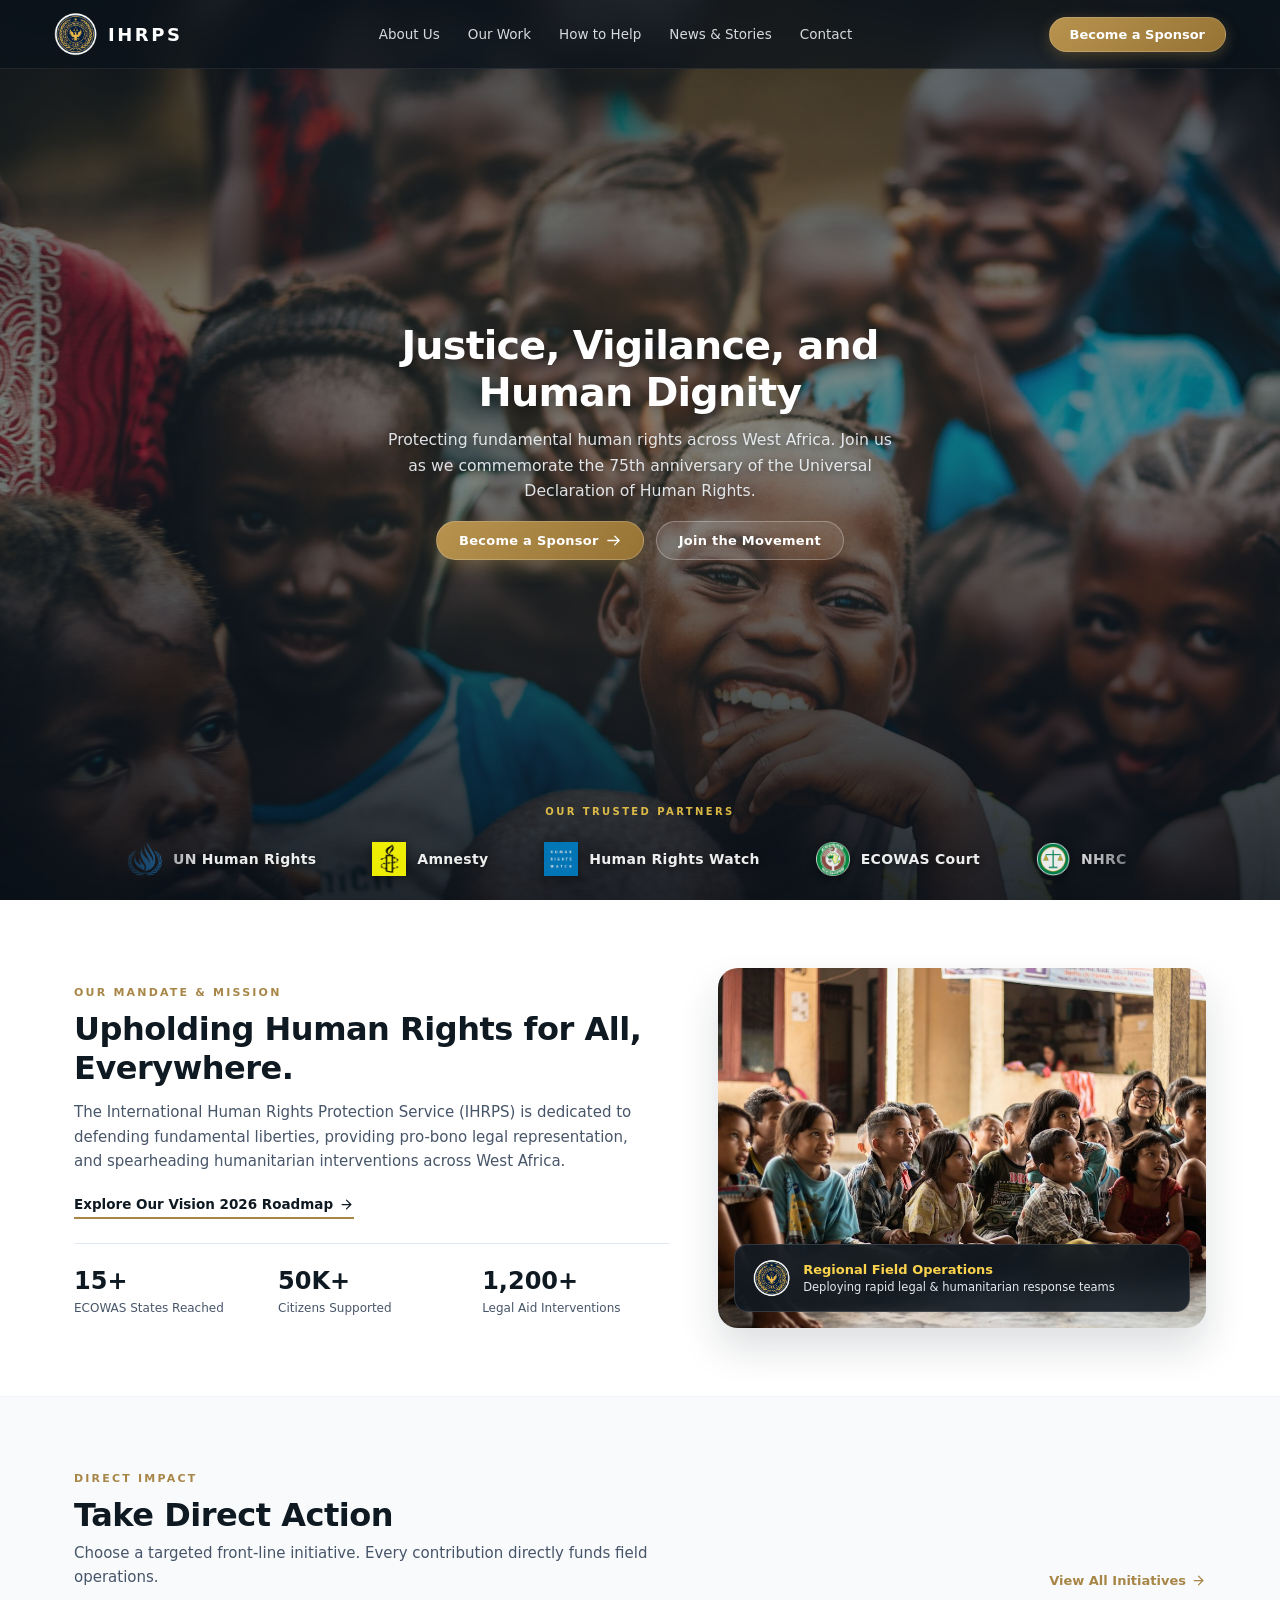
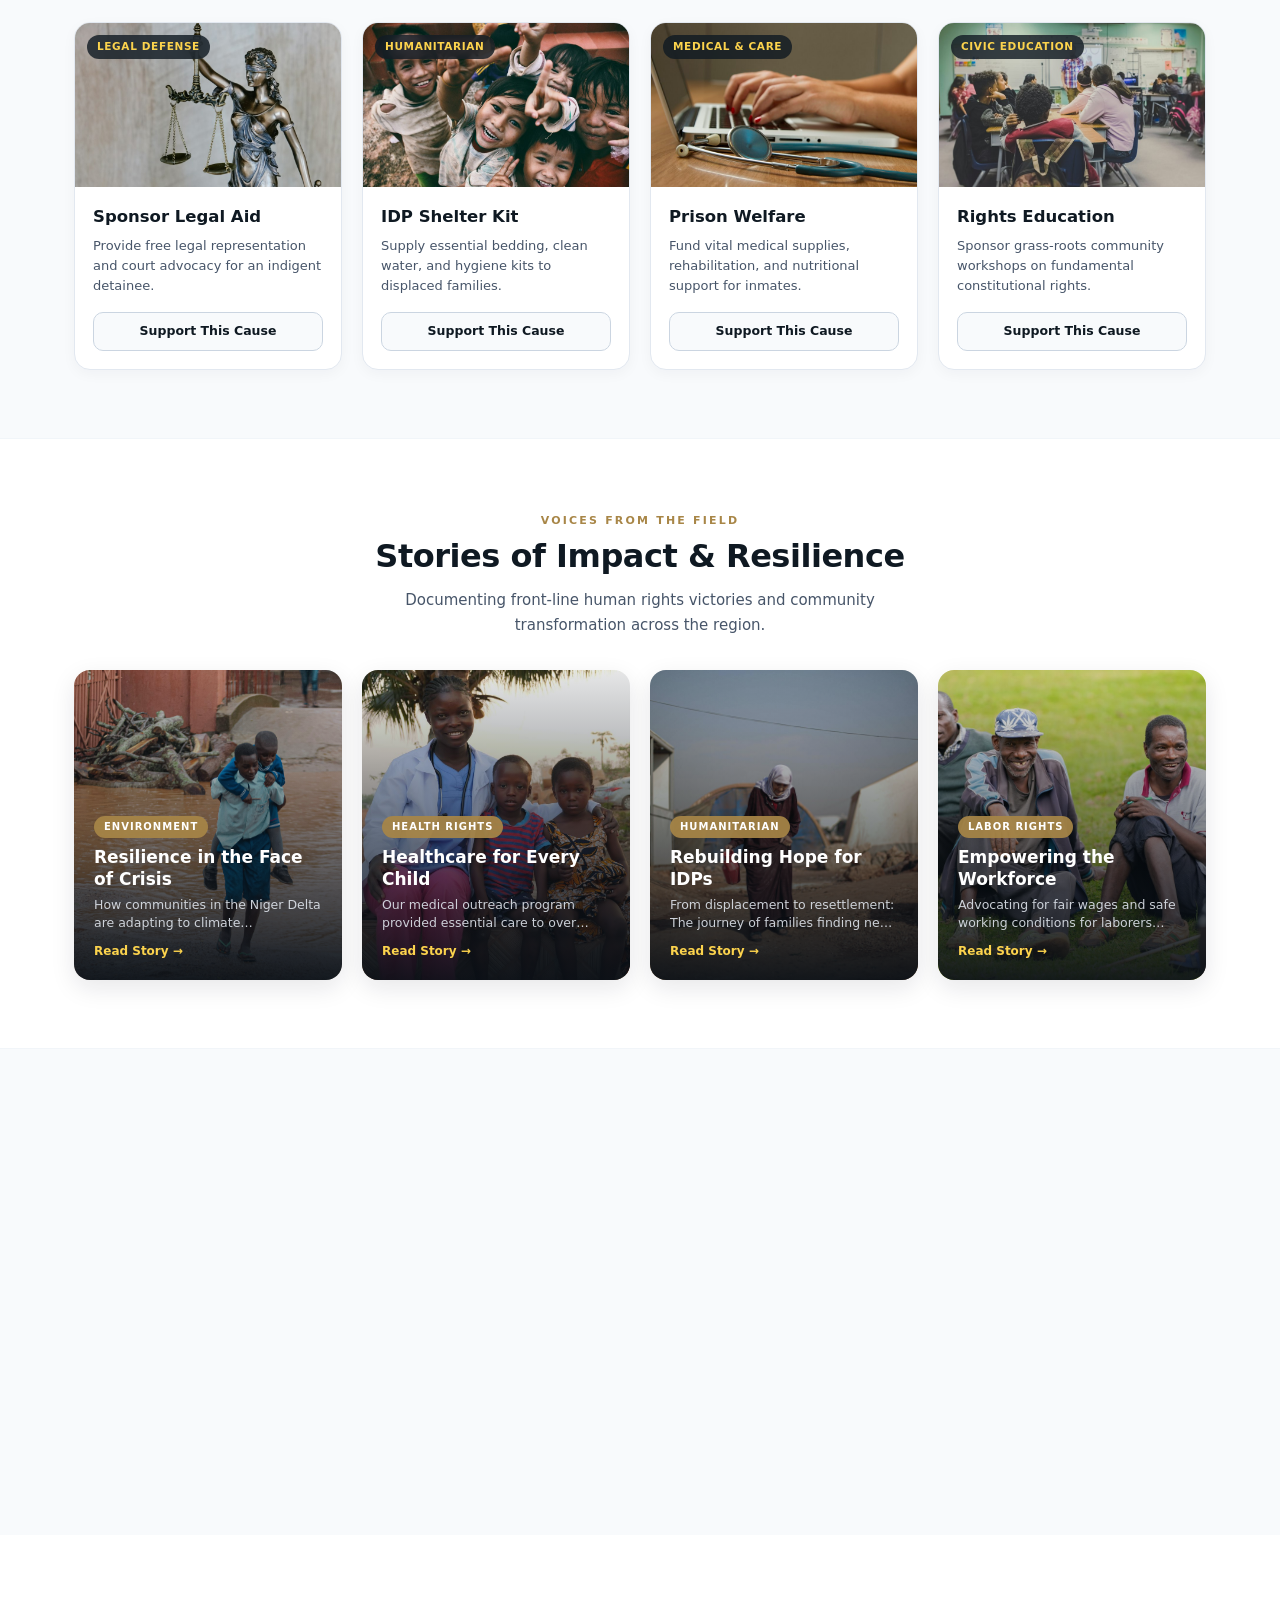
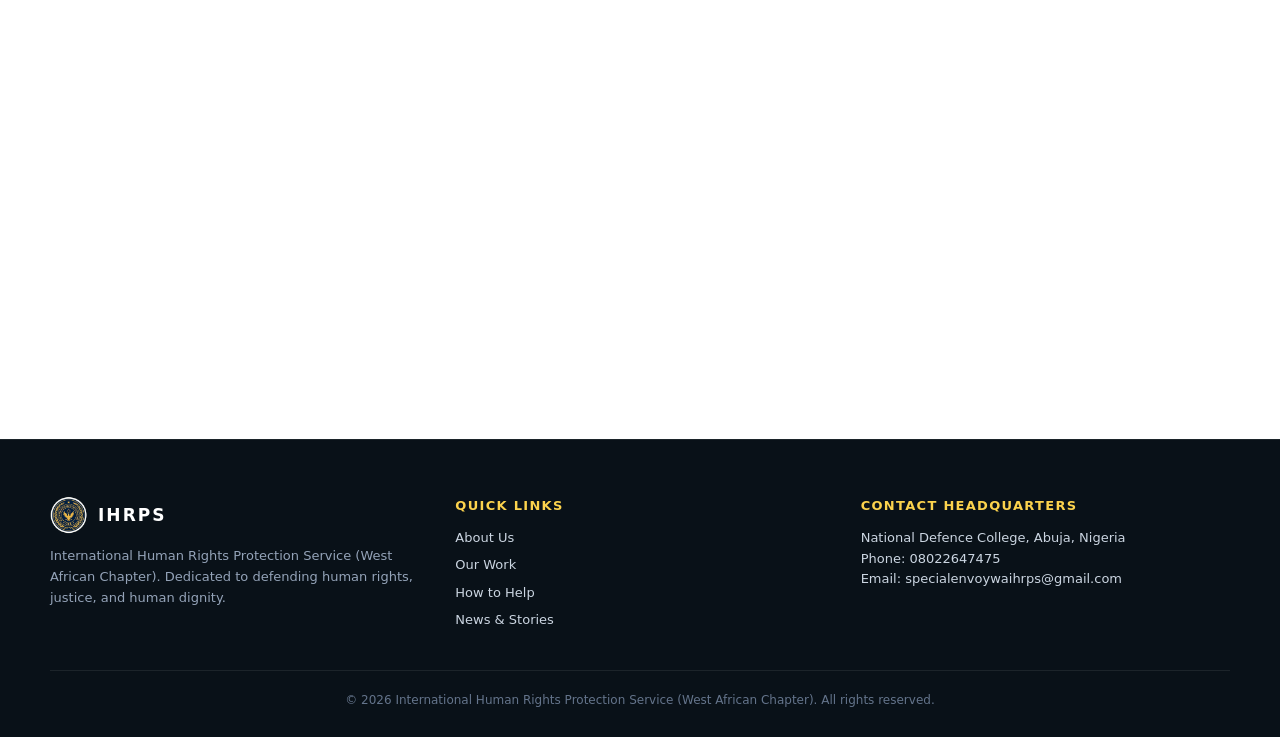
<file: index.html>
<!DOCTYPE html>
<html lang="en" class="scroll-smooth">
<head>
  <meta charset="utf-8"/>
  <meta name="viewport" content="width=device-width, initial-scale=1"/>
  <title>International Human Rights Protection Service (West African Chapter)</title>
  <meta name="description" content="Promoting and protecting human rights, justice, vigilance, and human dignity across West Africa."/>
  <link rel="icon" href="/favicon.ico" sizes="256x256" type="image/x-icon"/>
  <link rel="icon" href="/icon.png" sizes="500x500" type="image/png"/>
  <link rel="stylesheet" href="/_next/static/chunks/30d98c4b17019f96.css"/>
  <style id="ihrps-elevated-design-system">
    :root {
      --primary: #0f1922;
      --primary-light: #162430;
      --accent: #a88647;
      --accent-bright: #d4af37;
      --accent-glow: rgba(168, 134, 71, 0.45);
      --text-dark: #0f172a;
      --text-muted: #475569;
    }

    * {
      box-sizing: border-box;
    }

    body {
      margin: 0;
      font-family: system-ui, -apple-system, 'Segoe UI', Roboto, Helvetica, Arial, sans-serif;
      color: var(--text-dark);
      background-color: #ffffff;
      overflow-x: hidden;
      -webkit-font-smoothing: antialiased;
    }

    /* ==========================================================================
       1. MINIMALIST CENTERED LOGO + CIRCLE LOADER (AUTO-OPENS SITE)
       ========================================================================== */
    #cinematic-welcome {
      position: fixed;
      inset: 0;
      z-index: 999999;
      background: radial-gradient(circle at center, #13202c 0%, #091118 65%, #04080c 100%);
      display: flex;
      align-items: center;
      justify-content: center;
      transition: opacity 0.65s cubic-bezier(0.16, 1, 0.3, 1), visibility 0.65s ease, transform 0.65s cubic-bezier(0.16, 1, 0.3, 1);
      animation: cssAutoOpenSite 0.65s cubic-bezier(0.16, 1, 0.3, 1) 1.35s forwards;
      pointer-events: auto;
    }
    #cinematic-welcome.loader-hidden {
      opacity: 0 !important;
      visibility: hidden !important;
      transform: scale(1.04) !important;
      pointer-events: none !important;
    }
    @keyframes cssAutoOpenSite {
      0% { opacity: 1; visibility: visible; transform: scale(1); }
      99% { opacity: 0; visibility: hidden; transform: scale(1.04); pointer-events: none; }
      100% { opacity: 0; visibility: hidden; transform: scale(1.04); pointer-events: none; display: none; }
    }

    .loader-center-stage {
      position: relative;
      width: 124px;
      height: 124px;
      display: flex;
      align-items: center;
      justify-content: center;
    }
    .loader-ambient-halo {
      position: absolute;
      inset: -18px;
      border-radius: 50%;
      background: radial-gradient(circle, rgba(212, 175, 55, 0.28) 0%, transparent 70%);
      filter: blur(12px);
      animation: haloPulse 1.6s ease-in-out infinite alternate;
    }
    @keyframes haloPulse {
      0% { transform: scale(0.92); opacity: 0.6; }
      100% { transform: scale(1.12); opacity: 1; }
    }
    .loader-ring-track {
      position: absolute;
      inset: 0;
      border-radius: 50%;
      border: 2.5px solid rgba(255, 255, 255, 0.08);
    }
    .loader-ring-spinner {
      position: absolute;
      inset: 0;
      border-radius: 50%;
      border: 2.5px solid transparent;
      border-top-color: #d4af37;
      border-right-color: rgba(212, 175, 55, 0.45);
      filter: drop-shadow(0 0 8px rgba(212, 175, 55, 0.6));
      animation: circleSpin 0.95s cubic-bezier(0.5, 0.15, 0.5, 0.85) infinite;
    }
    .loader-ring-inner {
      position: absolute;
      inset: 8px;
      border-radius: 50%;
      border: 1.5px solid transparent;
      border-bottom-color: rgba(255, 255, 255, 0.25);
      animation: circleSpinReverse 1.5s linear infinite;
    }
    @keyframes circleSpin {
      0% { transform: rotate(0deg); }
      100% { transform: rotate(360deg); }
    }
    @keyframes circleSpinReverse {
      0% { transform: rotate(360deg); }
      100% { transform: rotate(0deg); }
    }
    .loader-logo-img {
      width: 78px;
      height: 78px;
      object-fit: contain;
      position: relative;
      z-index: 2;
      filter: drop-shadow(0 4px 14px rgba(0, 0, 0, 0.5));
      animation: logoGentleBreath 1.4s ease-in-out infinite alternate;
    }
    @keyframes logoGentleBreath {
      0% { transform: scale(0.97); }
      100% { transform: scale(1.03); }
    }

    /* ==========================================================================
       2. REFINED NAVIGATION BAR
       ========================================================================== */
    .ihrps-navbar {
      position: fixed;
      top: 0;
      left: 0;
      right: 0;
      z-index: 1000;
      padding: 12px 0;
      background: rgba(11, 19, 27, 0.72);
      backdrop-filter: blur(16px);
      -webkit-backdrop-filter: blur(16px);
      border-bottom: 1px solid rgba(255, 255, 255, 0.08);
      transition: all 0.3s ease;
    }
    .ihrps-navbar.scrolled {
      padding: 8px 0;
      background: rgba(11, 19, 27, 0.94);
      box-shadow: 0 10px 30px rgba(0, 0, 0, 0.35);
    }
    .nav-container {
      max-width: 1220px;
      margin: 0 auto;
      padding: 0 24px;
      display: flex;
      align-items: center;
      justify-content: space-between;
    }
    .nav-brand {
      display: inline-flex;
      align-items: center;
      gap: 10px;
      text-decoration: none;
    }
    .nav-brand img {
      width: 44px;
      height: 44px;
      object-fit: contain;
      transition: transform 0.3s ease;
    }
    .nav-brand:hover img {
      transform: scale(1.06);
    }
    .nav-brand-text {
      font-size: 18px;
      font-weight: 800;
      letter-spacing: 0.14em;
      color: #ffffff;
      text-transform: uppercase;
    }
    .nav-links {
      display: flex;
      align-items: center;
      gap: 28px;
    }
    @media (max-width: 991px) {
      .nav-links, .nav-cta-wrap {
        display: none !important;
      }
    }
    .nav-link-item {
      color: rgba(241, 245, 249, 0.88);
      font-size: 13.5px;
      font-weight: 500;
      text-decoration: none;
      transition: color 0.2s ease;
      padding: 6px 0;
      display: inline-flex;
      align-items: center;
      gap: 4px;
    }
    .nav-link-item:hover {
      color: #fcd34d;
    }
    .nav-sponsor-btn {
      background: linear-gradient(135deg, #b8934f 0%, #967334 100%);
      color: #ffffff;
      font-size: 13px;
      font-weight: 600;
      padding: 9px 20px;
      border-radius: 9999px;
      text-decoration: none;
      border: 1px solid rgba(255, 255, 255, 0.18);
      box-shadow: 0 4px 14px rgba(168, 134, 71, 0.35);
      transition: all 0.25s ease;
    }
    .nav-sponsor-btn:hover {
      transform: translateY(-1px);
      box-shadow: 0 6px 20px rgba(168, 134, 71, 0.55);
      background: linear-gradient(135deg, #c6a15b 0%, #a88647 100%);
    }

    /* ==========================================================================
       3. HERO SECTION (100VH / 100DVH, SAME SCALED TEXT, FRAMELESS PARTNER LOGOS)
       ========================================================================== */
    .hero-viewport {
      position: relative;
      height: 100vh !important;
      height: 100dvh !important;
      min-height: 100vh !important;
      min-height: 100dvh !important;
      display: flex;
      flex-direction: column;
      justify-content: space-between;
      align-items: center;
      text-align: center;
      color: #ffffff;
      overflow: hidden;
      padding-top: 80px;
      padding-bottom: 12px;
    }
    @media (max-width: 768px) {
      .hero-viewport {
        padding-top: 68px !important;
        padding-bottom: 16px !important;
      }
    }
    .hero-bg-photo {
      position: absolute;
      inset: 0;
      background-image: url('/assets/african-kids-hope.jpg');
      background-size: cover;
      background-position: center 28%;
      background-repeat: no-repeat;
      z-index: 0;
      animation: heroKenBurns 26s ease-in-out infinite alternate;
      will-change: transform;
    }
    @keyframes heroKenBurns {
      0% { transform: scale(1.0); }
      100% { transform: scale(1.07); }
    }
    .hero-gradient-overlay {
      position: absolute;
      inset: 0;
      background: linear-gradient(
        180deg,
        rgba(8, 15, 23, 0.65) 0%,
        rgba(8, 15, 23, 0.45) 48%,
        rgba(8, 15, 23, 0.88) 100%
      );
      z-index: 1;
    }
    .hero-radial-glow {
      position: absolute;
      inset: 0;
      background: radial-gradient(circle at 50% 42%, rgba(168, 134, 71, 0.14) 0%, transparent 60%);
      z-index: 1;
    }

    /* Scaled-Down Center Box (Same Text Size) */
    .hero-center-box {
      position: relative;
      z-index: 10;
      max-width: 680px;
      margin: auto;
      padding: 12px 20px;
      animation: heroRevealUp 0.85s cubic-bezier(0.16, 1, 0.3, 1) 0.2s both;
    }
    @media (max-width: 768px) {
      .hero-center-box {
        margin: auto;
        padding: 8px 18px;
      }
    }
    @keyframes heroRevealUp {
      0% { opacity: 0; transform: translateY(20px); }
      100% { opacity: 1; transform: translateY(0); }
    }
    .hero-scaled-heading {
      font-size: clamp(1.65rem, 3.1vw, 2.55rem) !important;
      line-height: 1.18 !important;
      font-weight: 800 !important;
      letter-spacing: -0.02em !important;
      color: #ffffff !important;
      margin: 0 auto 12px auto !important;
      max-width: 620px !important;
      text-shadow: 0 4px 16px rgba(0, 0, 0, 0.55) !important;
    }
    .hero-scaled-subtext {
      font-size: clamp(0.85rem, 1.25vw, 0.98rem) !important;
      line-height: 1.6 !important;
      color: rgba(241, 245, 249, 0.9) !important;
      max-width: 510px !important;
      margin: 0 auto 18px auto !important;
      font-weight: 400 !important;
      text-shadow: 0 2px 8px rgba(0, 0, 0, 0.5) !important;
    }
    .hero-scaled-buttons {
      display: flex;
      align-items: center;
      justify-content: center;
      gap: 12px;
      flex-wrap: wrap;
    }
    .btn-primary-scaled {
      padding: 9px 22px !important;
      font-size: 13px !important;
      font-weight: 600 !important;
      letter-spacing: 0.02em !important;
      border-radius: 9999px !important;
      background: linear-gradient(135deg, #b8934f 0%, #967334 100%) !important;
      color: #ffffff !important;
      border: 1px solid rgba(255, 255, 255, 0.2) !important;
      box-shadow: 0 6px 18px rgba(168, 134, 71, 0.4) !important;
      transition: all 0.25s ease !important;
      display: inline-flex !important;
      align-items: center !important;
      gap: 7px !important;
      text-decoration: none !important;
    }
    .btn-primary-scaled:hover {
      transform: translateY(-2px) !important;
      box-shadow: 0 10px 24px rgba(168, 134, 71, 0.65) !important;
      background: linear-gradient(135deg, #c8a35c 0%, #a88647 100%) !important;
    }
    .btn-secondary-scaled {
      padding: 9px 22px !important;
      font-size: 13px !important;
      font-weight: 600 !important;
      letter-spacing: 0.02em !important;
      border-radius: 9999px !important;
      background: rgba(255, 255, 255, 0.1) !important;
      border: 1px solid rgba(255, 255, 255, 0.28) !important;
      color: #ffffff !important;
      backdrop-filter: blur(10px) !important;
      transition: all 0.25s ease !important;
      display: inline-flex !important;
      align-items: center !important;
      gap: 7px !important;
      text-decoration: none !important;
    }
    .btn-secondary-scaled:hover {
      background: rgba(255, 255, 255, 0.2) !important;
      border-color: rgba(255, 255, 255, 0.55) !important;
      transform: translateY(-2px) !important;
    }

    /* ==========================================================================
       4. FRAMELESS TRUSTED PARTNERS SLIDER (ONLY LOGO + NAME)
       ========================================================================== */
    #trusted-partners-slider-section {
      width: 100%;
      position: relative;
      z-index: 20;
      margin-bottom: 2px;
    }
    @media (max-width: 768px) {
      #trusted-partners-slider-section {
        margin-bottom: 4px !important;
      }
    }
    .partners-label-wrap {
      margin-bottom: 10px;
      text-align: center;
    }
    .partners-label {
      display: inline-flex;
      align-items: center;
      gap: 6px;
      font-size: 10px;
      font-weight: 700;
      letter-spacing: 0.24em;
      text-transform: uppercase;
      color: rgba(252, 211, 77, 0.85);
    }
    .partners-marquee-wrapper {
      overflow: hidden;
      position: relative;
      width: 100%;
      max-width: 1080px;
      margin: 0 auto;
      padding: 6px 0;
      background: transparent !important;
      border: none !important;
      box-shadow: none !important;
      mask-image: linear-gradient(to right, transparent 0%, black 10%, black 90%, transparent 100%);
      -webkit-mask-image: linear-gradient(to right, transparent 0%, black 10%, black 90%, transparent 100%);
    }
    .partners-marquee-track {
      display: flex;
      align-items: center;
      width: max-content;
      animation: partnersScroll 24s linear infinite;
    }
    .partners-marquee-wrapper:hover .partners-marquee-track {
      animation-play-state: paused;
    }
    @keyframes partnersScroll {
      0% { transform: translateX(0); }
      100% { transform: translateX(-50%); }
    }
    /* Completely frameless item: ONLY Logo + Name */
    .partner-item {
      display: inline-flex;
      align-items: center;
      gap: 11px;
      margin: 0 28px;
      background: transparent !important;
      border: none !important;
      padding: 4px 0;
      white-space: nowrap;
      opacity: 0.92;
      transition: opacity 0.25s ease, transform 0.25s ease;
    }
    .partner-item:hover {
      opacity: 1;
      transform: translateY(-2px);
    }
    .partner-logo-mark {
      width: 34px;
      height: 34px;
      object-fit: contain;
      flex-shrink: 0;
      filter: drop-shadow(0 2px 6px rgba(0, 0, 0, 0.45));
    }
    .partner-name {
      font-size: 14px;
      font-weight: 700;
      color: #ffffff;
      letter-spacing: 0.02em;
      text-shadow: 0 2px 8px rgba(0, 0, 0, 0.65);
    }

    /* ==========================================================================
       5. UNIFIED PAGE SECTIONS (PROPORTIONAL SIZES, VISUALS & ANIMATIONS)
       ========================================================================== */
    .section-wrap {
      padding: 68px 24px;
      max-width: 1180px;
      margin: 0 auto;
    }
    .section-eyebrow {
      display: inline-block;
      font-size: 11px;
      font-weight: 700;
      letter-spacing: 0.2em;
      text-transform: uppercase;
      color: var(--accent);
      margin-bottom: 8px;
    }
    .section-heading {
      font-size: clamp(1.5rem, 2.5vw, 2.15rem);
      font-weight: 800;
      color: var(--primary);
      line-height: 1.22;
      margin: 0 0 12px 0;
      letter-spacing: -0.015em;
    }
    .section-desc {
      font-size: 15px;
      line-height: 1.65;
      color: var(--text-muted);
      max-width: 580px;
      margin: 0;
    }

    .reveal-item {
      opacity: 0;
      transform: translateY(22px);
      transition: opacity 0.65s cubic-bezier(0.16, 1, 0.3, 1), transform 0.65s cubic-bezier(0.16, 1, 0.3, 1);
    }
    .reveal-item.is-visible {
      opacity: 1;
      transform: translateY(0);
    }

    .mission-grid {
      display: grid;
      grid-template-columns: 1.1fr 0.9fr;
      gap: 48px;
      align-items: center;
    }
    @media (max-width: 900px) {
      .mission-grid {
        grid-template-columns: 1fr;
        gap: 32px;
      }
    }
    .stats-row {
      display: grid;
      grid-template-columns: repeat(3, 1fr);
      gap: 16px;
      margin-top: 24px;
      padding-top: 24px;
      border-top: 1px solid #e2e8f0;
    }
    .stat-box-num {
      font-size: 24px;
      font-weight: 800;
      color: var(--primary);
      line-height: 1.1;
    }
    .stat-box-label {
      font-size: 12px;
      color: var(--text-muted);
      margin-top: 4px;
      font-weight: 500;
    }
    .mission-visual-frame {
      position: relative;
      border-radius: 20px;
      overflow: hidden;
      box-shadow: 0 20px 40px rgba(15, 25, 34, 0.14);
      height: 360px;
    }
    .mission-visual-frame img {
      width: 100%;
      height: 100%;
      object-fit: cover;
      transition: transform 0.7s ease;
    }
    .mission-visual-frame:hover img {
      transform: scale(1.05);
    }
    .mission-float-badge {
      position: absolute;
      bottom: 16px;
      left: 16px;
      right: 16px;
      background: rgba(15, 25, 34, 0.88);
      backdrop-filter: blur(12px);
      padding: 14px 18px;
      border-radius: 14px;
      color: #ffffff;
      border: 1px solid rgba(255, 255, 255, 0.14);
      display: flex;
      align-items: center;
      gap: 12px;
    }

    .action-grid {
      display: grid;
      grid-template-columns: repeat(4, 1fr);
      gap: 20px;
      margin-top: 32px;
    }
    @media (max-width: 1024px) {
      .action-grid { grid-template-columns: repeat(2, 1fr); }
    }
    @media (max-width: 600px) {
      .action-grid { grid-template-columns: 1fr; }
    }
    .action-card {
      background: #ffffff;
      border-radius: 16px;
      overflow: hidden;
      border: 1px solid #e2e8f0;
      box-shadow: 0 4px 14px rgba(15, 23, 42, 0.04);
      display: flex;
      flex-direction: column;
      transition: all 0.3s cubic-bezier(0.16, 1, 0.3, 1);
    }
    .action-card:hover {
      transform: translateY(-6px);
      box-shadow: 0 18px 34px rgba(15, 23, 42, 0.1);
      border-color: rgba(168, 134, 71, 0.4);
    }
    .action-card-img-wrap {
      position: relative;
      height: 164px;
      overflow: hidden;
      background: #0f172a;
    }
    .action-card-img-wrap img {
      width: 100%;
      height: 100%;
      object-fit: cover;
      transition: transform 0.6s ease;
    }
    .action-card:hover .action-card-img-wrap img {
      transform: scale(1.08);
    }
    .action-card-tag {
      position: absolute;
      top: 12px;
      left: 12px;
      background: rgba(15, 25, 34, 0.8);
      backdrop-filter: blur(8px);
      color: #fcd34d;
      font-size: 10.5px;
      font-weight: 700;
      padding: 4px 10px;
      border-radius: 9999px;
      letter-spacing: 0.06em;
      text-transform: uppercase;
    }
    .action-card-body {
      padding: 18px;
      display: flex;
      flex-direction: column;
      flex-grow: 1;
    }
    .action-card-title {
      font-size: 16.5px;
      font-weight: 700;
      color: var(--primary);
      margin: 0 0 6px 0;
    }
    .action-card-text {
      font-size: 13px;
      line-height: 1.55;
      color: var(--text-muted);
      margin: 0 0 16px 0;
      flex-grow: 1;
    }
    .action-card-btn {
      width: 100%;
      padding: 9px 14px;
      border-radius: 10px;
      background: #f8fafc;
      border: 1px solid #cbd5e1;
      color: var(--primary);
      font-size: 12.5px;
      font-weight: 600;
      cursor: pointer;
      transition: all 0.25s ease;
      text-align: center;
      text-decoration: none;
      display: inline-block;
    }
    .action-card:hover .action-card-btn {
      background: var(--primary);
      color: #ffffff;
      border-color: var(--primary);
    }

    .stories-grid {
      display: grid;
      grid-template-columns: repeat(4, 1fr);
      gap: 20px;
      margin-top: 32px;
    }
    @media (max-width: 1024px) {
      .stories-grid { grid-template-columns: repeat(2, 1fr); }
    }
    @media (max-width: 600px) {
      .stories-grid { grid-template-columns: 1fr; }
    }
    .story-card {
      position: relative;
      height: 310px;
      border-radius: 16px;
      overflow: hidden;
      display: block;
      text-decoration: none;
      box-shadow: 0 8px 24px rgba(15, 23, 42, 0.1);
    }
    .story-card img {
      position: absolute;
      inset: 0;
      width: 100%;
      height: 100%;
      object-fit: cover;
      transition: transform 0.65s ease;
    }
    .story-card:hover img {
      transform: scale(1.08);
    }
    .story-card-overlay {
      position: absolute;
      inset: 0;
      background: linear-gradient(to top, rgba(9, 15, 22, 0.94) 0%, rgba(9, 15, 22, 0.45) 55%, rgba(9, 15, 22, 0.1) 100%);
      display: flex;
      flex-direction: column;
      justify-content: flex-end;
      padding: 20px;
    }
    .story-badge {
      align-self: flex-start;
      background: rgba(168, 134, 71, 0.92);
      color: #ffffff;
      font-size: 10px;
      font-weight: 700;
      letter-spacing: 0.1em;
      text-transform: uppercase;
      padding: 3.5px 10px;
      border-radius: 9999px;
      margin-bottom: 8px;
    }
    .story-title {
      font-size: 17px;
      font-weight: 700;
      color: #ffffff;
      margin: 0 0 6px 0;
      line-height: 1.3;
    }
    .story-excerpt {
      font-size: 12.5px;
      color: rgba(226, 232, 240, 0.88);
      margin: 0 0 10px 0;
      line-height: 1.45;
      display: -webkit-box;
      -webkit-line-clamp: 2;
      -webkit-box-orient: vertical;
      overflow: hidden;
    }
    .story-link {
      font-size: 12px;
      font-weight: 700;
      color: #fcd34d;
      display: inline-flex;
      align-items: center;
      gap: 5px;
    }

    .media-split-grid {
      display: grid;
      grid-template-columns: 1fr 1fr;
      gap: 24px;
      align-items: stretch;
    }
    @media (max-width: 900px) {
      .media-split-grid { grid-template-columns: 1fr; }
    }
    .video-feature-box {
      position: relative;
      border-radius: 20px;
      overflow: hidden;
      min-height: 350px;
      display: flex;
      align-items: center;
      justify-content: center;
      text-align: center;
      color: #ffffff;
      box-shadow: 0 14px 34px rgba(15, 25, 34, 0.16);
    }
    .video-feature-box img {
      position: absolute;
      inset: 0;
      width: 100%;
      height: 100%;
      object-fit: cover;
      transition: transform 0.7s ease;
    }
    .video-feature-box:hover img {
      transform: scale(1.06);
    }
    .video-play-btn {
      width: 60px;
      height: 60px;
      border-radius: 50%;
      background: var(--accent);
      color: #ffffff;
      display: flex;
      align-items: center;
      justify-content: center;
      margin: 0 auto 16px auto;
      box-shadow: 0 0 0 10px rgba(255, 255, 255, 0.18);
      transition: all 0.3s ease;
    }
    .video-feature-box:hover .video-play-btn {
      transform: scale(1.1);
      box-shadow: 0 0 0 14px rgba(212, 175, 55, 0.3);
    }
    .report-feature-box {
      background: #f8f5f0;
      border: 1px solid #e6dfd5;
      border-radius: 20px;
      padding: 32px;
      display: flex;
      align-items: center;
      gap: 28px;
    }
    @media (max-width: 600px) {
      .report-feature-box { flex-direction: column; text-align: center; }
    }
    .report-book-cover {
      width: 150px;
      height: 205px;
      flex-shrink: 0;
      background: linear-gradient(145deg, #162430 0%, #091118 100%);
      border-radius: 12px;
      border: 3px solid #ffffff;
      box-shadow: 0 16px 32px rgba(15, 25, 34, 0.25);
      padding: 18px;
      display: flex;
      flex-direction: column;
      justify-content: space-between;
      color: #ffffff;
      transform: rotate(2deg);
      transition: transform 0.4s ease;
    }
    .report-feature-box:hover .report-book-cover {
      transform: rotate(0deg) scale(1.03);
    }

    .event-banner {
      position: relative;
      background: var(--primary);
      color: #ffffff;
      padding: 64px 24px;
      overflow: hidden;
    }
    .event-bg-img {
      position: absolute;
      inset: 0;
      background-image: url('/assets/event-conference.jpg');
      background-size: cover;
      background-position: center;
      opacity: 0.16;
    }
    .event-cards-grid {
      display: grid;
      grid-template-columns: repeat(3, 1fr);
      gap: 18px;
      max-width: 820px;
      margin: 28px auto;
      text-align: left;
    }
    @media (max-width: 768px) {
      .event-cards-grid { grid-template-columns: 1fr; }
    }
    .event-info-tile {
      background: rgba(255, 255, 255, 0.07);
      backdrop-filter: blur(10px);
      border: 1px solid rgba(255, 255, 255, 0.14);
      padding: 18px 20px;
      border-radius: 14px;
    }
  </style>
</head>
<body>

  <!-- 1. MINIMALIST CENTERED LOGO + CIRCLE LOADER (OPENS AUTOMATICALLY) -->
  <div id="cinematic-welcome" aria-label="Loading site">
    <div class="loader-center-stage">
      <div class="loader-ambient-halo"></div>
      <div class="loader-ring-track"></div>
      <div class="loader-ring-spinner"></div>
      <div class="loader-ring-inner"></div>
      <img src="/assets/icon.png" alt="IHRPS Logo" class="loader-logo-img"/>
    </div>
  </div>

  <!-- 2. SLEEK PROPORTIONAL NAVIGATION BAR -->
  <header class="ihrps-navbar" id="main-navbar">
    <div class="nav-container">
      <a href="/" class="nav-brand">
        <img src="/assets/icon.png" alt="IHRPS Logo"/>
        <span class="nav-brand-text">IHRPS</span>
      </a>

      <nav class="nav-links">
        <a href="/about" class="nav-link-item">About Us</a>
        <a href="/our-work" class="nav-link-item">Our Work</a>
        <a href="/how-to-help" class="nav-link-item">How to Help</a>
        <a href="/news" class="nav-link-item">News &amp; Stories</a>
        <a href="/contact" class="nav-link-item">Contact</a>
      </nav>

      <div class="nav-cta-wrap">
        <a href="/how-to-help/sponsorship" class="nav-sponsor-btn">Become a Sponsor</a>
      </div>
    </div>
  </header>

  <main>
    <!-- 3. 100VH HERO SECTION (NO WEST AFRICAN CHAPTER PILL, SAME SCALED TEXT, FRAMELESS PARTNER LOGOS) -->
    <section class="hero-viewport">
      <div class="hero-bg-photo"></div>
      <div class="hero-gradient-overlay"></div>
      <div class="hero-radial-glow"></div>

      <div style="height: 4px;"></div>

      <!-- Scaled-Down Hero Centerpiece -->
      <div class="hero-center-box">
        <h1 class="hero-scaled-heading">
          Justice, Vigilance, and Human Dignity
        </h1>

        <p class="hero-scaled-subtext">
          Protecting fundamental human rights across West Africa. Join us as we commemorate the 75th anniversary of the Universal Declaration of Human Rights.
        </p>

        <div class="hero-scaled-buttons">
          <a href="/how-to-help/sponsorship" class="btn-primary-scaled">
            <span>Become a Sponsor</span>
            <svg width="15" height="15" fill="none" stroke="currentColor" viewBox="0 0 24 24"><path stroke-linecap="round" stroke-linejoin="round" stroke-width="2.2" d="M14 5l7 7m0 0l-7 7m7-7H3"/></svg>
          </a>
          <a href="/contact" class="btn-secondary-scaled">
            <span>Join the Movement</span>
          </a>
        </div>
      </div>

      <!-- Frameless Trusted Partners Slider (Only Logo & Name) -->
      <div id="trusted-partners-slider-section">
        <div class="partners-label-wrap">
          <span class="partners-label">
            Our Trusted Partners
          </span>
        </div>

        <div class="partners-marquee-wrapper">
          <div class="partners-marquee-track">
            
        <div class="partner-item">
          <img src="/assets/partner-un.png" alt="UN Human Rights" class="partner-logo-mark"/>
          <span class="partner-name">UN Human Rights</span>
        </div>
        <div class="partner-item">
          <img src="/assets/partner-amnesty.png" alt="Amnesty International" class="partner-logo-mark"/>
          <span class="partner-name">Amnesty</span>
        </div>
        <div class="partner-item">
          <img src="/assets/partner-hrw.png" alt="Human Rights Watch" class="partner-logo-mark"/>
          <span class="partner-name">Human Rights Watch</span>
        </div>
        <div class="partner-item">
          <img src="/assets/partner-ecowas.png" alt="ECOWAS Court" class="partner-logo-mark"/>
          <span class="partner-name">ECOWAS Court</span>
        </div>
        <div class="partner-item">
          <img src="/assets/partner-nhrc.png" alt="NHRC" class="partner-logo-mark"/>
          <span class="partner-name">NHRC</span>
        </div>
            
        <div class="partner-item">
          <img src="/assets/partner-un.png" alt="UN Human Rights" class="partner-logo-mark"/>
          <span class="partner-name">UN Human Rights</span>
        </div>
        <div class="partner-item">
          <img src="/assets/partner-amnesty.png" alt="Amnesty International" class="partner-logo-mark"/>
          <span class="partner-name">Amnesty</span>
        </div>
        <div class="partner-item">
          <img src="/assets/partner-hrw.png" alt="Human Rights Watch" class="partner-logo-mark"/>
          <span class="partner-name">Human Rights Watch</span>
        </div>
        <div class="partner-item">
          <img src="/assets/partner-ecowas.png" alt="ECOWAS Court" class="partner-logo-mark"/>
          <span class="partner-name">ECOWAS Court</span>
        </div>
        <div class="partner-item">
          <img src="/assets/partner-nhrc.png" alt="NHRC" class="partner-logo-mark"/>
          <span class="partner-name">NHRC</span>
        </div>
          </div>
        </div>
      </div>
    </section>

    <!-- 4. OUR MISSION & IMPACT SECTION -->
    <section class="section-wrap reveal-item">
      <div class="mission-grid">
        <div>
          <span class="section-eyebrow">Our Mandate &amp; Mission</span>
          <h2 class="section-heading">Upholding Human Rights for All, Everywhere.</h2>
          <p class="section-desc" style="margin-bottom: 18px;">
            The International Human Rights Protection Service (IHRPS) is dedicated to defending fundamental liberties, providing pro-bono legal representation, and spearheading humanitarian interventions across West Africa.
          </p>
          <a href="/about" style="display:inline-flex;align-items:center;gap:6px;font-size:13.5px;font-weight:700;color:var(--primary);text-decoration:none;border-bottom:2px solid var(--accent);padding-bottom:3px;">
            <span>Explore Our Vision 2026 Roadmap</span>
            <svg width="15" height="15" fill="none" stroke="currentColor" viewBox="0 0 24 24"><path stroke-linecap="round" stroke-linejoin="round" stroke-width="2" d="M5 12h14m-7-7l7 7-7 7"/></svg>
          </a>

          <div class="stats-row">
            <div>
              <div class="stat-box-num">15+</div>
              <div class="stat-box-label">ECOWAS States Reached</div>
            </div>
            <div>
              <div class="stat-box-num">50K+</div>
              <div class="stat-box-label">Citizens Supported</div>
            </div>
            <div>
              <div class="stat-box-num">1,200+</div>
              <div class="stat-box-label">Legal Aid Interventions</div>
            </div>
          </div>
        </div>

        <div class="mission-visual-frame">
          <img src="/assets/mission-community.jpg" alt="IHRPS Field Operations in West Africa"/>
          <div class="mission-float-badge">
            <img src="/assets/icon.png" alt="Seal" style="width:38px;height:38px;object-fit:contain;flex-shrink:0;"/>
            <div>
              <div style="font-size:13px;font-weight:700;color:#fcd34d;">Regional Field Operations</div>
              <div style="font-size:11.5px;color:#e2e8f0;">Deploying rapid legal &amp; humanitarian response teams</div>
            </div>
          </div>
        </div>
      </div>
    </section>

    <!-- 5. TAKE DIRECT ACTION (4 PHOTOGRAPHIC CAUSE CARDS) -->
    <section style="background:#f8fafc;border-top:1px solid #f1f5f9;border-bottom:1px solid #f1f5f9;">
      <div class="section-wrap reveal-item">
        <div style="display:flex;justify-content:space-between;align-items:flex-end;flex-wrap:wrap;gap:16px;">
          <div>
            <span class="section-eyebrow">Direct Impact</span>
            <h2 class="section-heading" style="margin-bottom:6px;">Take Direct Action</h2>
            <p class="section-desc">Choose a targeted front-line initiative. Every contribution directly funds field operations.</p>
          </div>
          <a href="/how-to-help" style="font-size:13px;font-weight:700;color:var(--accent);text-decoration:none;display:inline-flex;align-items:center;gap:5px;">
            <span>View All Initiatives</span>
            <svg width="15" height="15" fill="none" stroke="currentColor" viewBox="0 0 24 24"><path stroke-linecap="round" stroke-linejoin="round" stroke-width="2" d="M5 12h14m-7-7l7 7-7 7"/></svg>
          </a>
        </div>

        <div class="action-grid">
          <div class="action-card">
            <div class="action-card-img-wrap">
              <img src="/assets/legal-aid.jpg" alt="Sponsor Legal Aid"/>
              <span class="action-card-tag">Legal Defense</span>
            </div>
            <div class="action-card-body">
              <h3 class="action-card-title">Sponsor Legal Aid</h3>
              <p class="action-card-text">Provide free legal representation and court advocacy for an indigent detainee.</p>
              <a href="/how-to-help/sponsorship" class="action-card-btn">Support This Cause</a>
            </div>
          </div>

          <div class="action-card">
            <div class="action-card-img-wrap">
              <img src="/assets/idp-shelter.jpg" alt="IDP Shelter Kit"/>
              <span class="action-card-tag">Humanitarian</span>
            </div>
            <div class="action-card-body">
              <h3 class="action-card-title">IDP Shelter Kit</h3>
              <p class="action-card-text">Supply essential bedding, clean water, and hygiene kits to displaced families.</p>
              <a href="/how-to-help/sponsorship" class="action-card-btn">Support This Cause</a>
            </div>
          </div>

          <div class="action-card">
            <div class="action-card-img-wrap">
              <img src="/assets/prison-welfare.jpg" alt="Prison Welfare"/>
              <span class="action-card-tag">Medical &amp; Care</span>
            </div>
            <div class="action-card-body">
              <h3 class="action-card-title">Prison Welfare</h3>
              <p class="action-card-text">Fund vital medical supplies, rehabilitation, and nutritional support for inmates.</p>
              <a href="/how-to-help/sponsorship" class="action-card-btn">Support This Cause</a>
            </div>
          </div>

          <div class="action-card">
            <div class="action-card-img-wrap">
              <img src="/assets/rights-education.jpg" alt="Rights Education"/>
              <span class="action-card-tag">Civic Education</span>
            </div>
            <div class="action-card-body">
              <h3 class="action-card-title">Rights Education</h3>
              <p class="action-card-text">Sponsor grass-roots community workshops on fundamental constitutional rights.</p>
              <a href="/how-to-help/sponsorship" class="action-card-btn">Support This Cause</a>
            </div>
          </div>
        </div>
      </div>
    </section>

    <!-- 6. VOICES FROM THE FIELD (4 DOCUMENTARY STORY CARDS) -->
    <section class="section-wrap reveal-item">
      <div style="text-align:center;max-width:600px;margin:0 auto;">
        <span class="section-eyebrow">Voices from the Field</span>
        <h2 class="section-heading">Stories of Impact &amp; Resilience</h2>
        <p class="section-desc" style="margin:0 auto;">Documenting front-line human rights victories and community transformation across the region.</p>
      </div>

      <div class="stories-grid">
        <a href="/news" class="story-card">
          <img src="/assets/africa-floods-kids.jpg" alt="Climate Resilience"/>
          <div class="story-card-overlay">
            <span class="story-badge">Environment</span>
            <h3 class="story-title">Resilience in the Face of Crisis</h3>
            <p class="story-excerpt">How communities in the Niger Delta are adapting to climate displacement and recurring floods.</p>
            <span class="story-link">Read Story &rarr;</span>
          </div>
        </a>

        <a href="/news" class="story-card">
          <img src="/assets/medical-aid-advocacy.jpg" alt="Healthcare Outreach"/>
          <div class="story-card-overlay">
            <span class="story-badge">Health Rights</span>
            <h3 class="story-title">Healthcare for Every Child</h3>
            <p class="story-excerpt">Our medical outreach program provided essential care to over 5,000 children in underserved areas.</p>
            <span class="story-link">Read Story &rarr;</span>
          </div>
        </a>

        <a href="/news" class="story-card">
          <img src="/assets/african-idp-camp.jpg" alt="IDP Resettlement"/>
          <div class="story-card-overlay">
            <span class="story-badge">Humanitarian</span>
            <h3 class="story-title">Rebuilding Hope for IDPs</h3>
            <p class="story-excerpt">From displacement to resettlement: The journey of families finding new homes and dignity.</p>
            <span class="story-link">Read Story &rarr;</span>
          </div>
        </a>

        <a href="/news" class="story-card">
          <img src="/assets/african-workers.jpg" alt="Labor Rights"/>
          <div class="story-card-overlay">
            <span class="story-badge">Labor Rights</span>
            <h3 class="story-title">Empowering the Workforce</h3>
            <p class="story-excerpt">Advocating for fair wages and safe working conditions for laborers across West Africa.</p>
            <span class="story-link">Read Story &rarr;</span>
          </div>
        </a>
      </div>
    </section>

    <!-- 7. VIDEO FEATURE & ANNUAL REPORT -->
    <section style="background:#f8fafc;border-top:1px solid #f1f5f9;">
      <div class="section-wrap reveal-item">
        <div class="media-split-grid">
          <div class="video-feature-box">
            <img src="/assets/video-placeholder.jpg" alt="Voices of Resilience Documentary"/>
            <div style="position:absolute;inset:0;background:rgba(10,18,26,0.55);"></div>
            <div style="position:relative;z-index:2;padding:28px;max-width:440px;">
              <div class="video-play-btn">
                <svg width="22" height="22" fill="currentColor" viewBox="0 0 24 24"><path d="M5 5a2 2 0 0 1 3.008-1.728l11.997 6.998a2 2 0 0 1 .003 3.458l-12 7A2 2 0 0 1 5 19z"/></svg>
              </div>
              <h3 style="font-size:22px;font-weight:800;margin:0 0 8px 0;">Voices of Resilience</h3>
              <p style="font-size:13.5px;color:#e2e8f0;line-height:1.55;margin:0;">
                Watch how our pro-bono legal aid clinics are transforming lives and restoring dignity to the unjustly incarcerated.
              </p>
            </div>
          </div>

          <div class="report-feature-box">
            <div style="flex:1;">
              <span style="display:inline-block;background:#ffffff;padding:4px 12px;border-radius:9999px;font-size:11px;font-weight:700;color:var(--primary);margin-bottom:12px;box-shadow:0 2px 6px rgba(0,0,0,0.05);">
                Annual Publication
              </span>
              <h3 style="font-size:21px;font-weight:800;color:var(--primary);margin:0 0 10px 0;line-height:1.25;">
                The State of Human Rights in West Africa
              </h3>
              <p style="font-size:13.5px;color:var(--text-muted);line-height:1.6;margin:0 0 18px 0;">
                Dive into our comprehensive analysis of regional human rights progress, challenges, and our strategic roadmap for 2026.
              </p>
              <a href="/about" style="font-size:13px;font-weight:700;color:var(--primary);text-decoration:none;display:inline-flex;align-items:center;gap:5px;">
                <span>Download Full Report</span>
                <svg width="14" height="14" fill="none" stroke="currentColor" viewBox="0 0 24 24"><path stroke-linecap="round" stroke-linejoin="round" stroke-width="2" d="M7 17L17 7M7 7h10v10"/></svg>
              </a>
            </div>

            <div class="report-book-cover">
              <div>
                <div style="font-size:10px;font-weight:800;color:#fcd34d;letter-spacing:0.15em;">IHRPS</div>
                <div style="font-size:18px;font-weight:800;line-height:1.2;margin-top:6px;font-family:serif;">ANNUAL<br/>REPORT<br/>2025</div>
              </div>
              <div style="font-size:10px;color:#94a3b8;">Protecting Dignity,<br/>Ensuring Justice.</div>
            </div>
          </div>
        </div>
      </div>
    </section>

    <!-- 8. UPCOMING MAJOR EVENT BANNER -->
    <section class="event-banner reveal-item">
      <div class="event-bg-img"></div>
      <div style="position:relative;z-index:2;max-width:960px;margin:0 auto;text-align:center;">
        <span style="display:inline-block;background:var(--accent);color:#ffffff;font-size:10.5px;font-weight:700;letter-spacing:0.16em;text-transform:uppercase;padding:5px 14px;border-radius:9999px;margin-bottom:14px;">
          Upcoming Major Summit
        </span>
        <h2 style="font-size:clamp(1.6rem, 3vw, 2.4rem);font-weight:800;margin:0 0 10px 0;">
          International Human Rights Summit
        </h2>
        <p style="font-size:15px;color:#cbd5e1;max-width:560px;margin:0 auto;">
          &ldquo;Human Rights: Our Everyday Essentials&rdquo; &mdash; A regional assembly celebrating dignity, justice, and constitutional equality.
        </p>

        <div class="event-cards-grid">
          <div class="event-info-tile">
            <div style="font-size:11px;font-weight:700;color:#fcd34d;text-transform:uppercase;margin-bottom:4px;">When</div>
            <div style="font-size:17px;font-weight:800;">Dec 10&ndash;13</div>
            <div style="font-size:12px;color:#94a3b8;">10:00 AM Prompt</div>
          </div>
          <div class="event-info-tile">
            <div style="font-size:11px;font-weight:700;color:#fcd34d;text-transform:uppercase;margin-bottom:4px;">Where</div>
            <div style="font-size:17px;font-weight:800;">National Defence College</div>
            <div style="font-size:12px;color:#94a3b8;">Abuja, Nigeria</div>
          </div>
          <div class="event-info-tile">
            <div style="font-size:11px;font-weight:700;color:#fcd34d;text-transform:uppercase;margin-bottom:4px;">Highlights</div>
            <div style="font-size:17px;font-weight:800;">Awards &amp; IDP Support</div>
            <div style="font-size:12px;color:#94a3b8;">Regional Welfare Flag-off</div>
          </div>
        </div>

        <div class="hero-scaled-buttons">
          <a href="/how-to-help/sponsorship" class="btn-primary-scaled">Sponsorship Packages</a>
          <a href="/contact" class="btn-secondary-scaled">Register Attendance</a>
        </div>
      </div>
    </section>
  </main>

  <!-- 9. FOOTER -->
  <footer style="background:#091118;color:#ffffff;padding:56px 24px 28px 24px;border-top:1px solid rgba(255,255,255,0.08);">
    <div style="max-width:1180px;margin:0 auto;">
      <div style="display:grid;grid-template-columns:repeat(auto-fit, minmax(220px, 1fr));gap:36px;margin-bottom:40px;">
        <div>
          <div style="display:flex;align-items:center;gap:10px;margin-bottom:12px;">
            <img src="/assets/icon.png" alt="IHRPS" style="width:38px;height:38px;object-fit:contain;"/>
            <span style="font-size:17px;font-weight:800;letter-spacing:0.12em;">IHRPS</span>
          </div>
          <p style="font-size:13px;color:#94a3b8;line-height:1.6;margin:0;">
            International Human Rights Protection Service (West African Chapter). Dedicated to defending human rights, justice, and human dignity.
          </p>
        </div>

        <div>
          <h4 style="font-size:13px;font-weight:700;color:#fcd34d;text-transform:uppercase;letter-spacing:0.1em;margin:0 0 12px 0;">Quick Links</h4>
          <ul style="list-style:none;padding:0;margin:0;display:flex;flex-direction:column;gap:8px;font-size:13px;">
            <li><a href="/about" style="color:#cbd5e1;text-decoration:none;">About Us</a></li>
            <li><a href="/our-work" style="color:#cbd5e1;text-decoration:none;">Our Work</a></li>
            <li><a href="/how-to-help" style="color:#cbd5e1;text-decoration:none;">How to Help</a></li>
            <li><a href="/news" style="color:#cbd5e1;text-decoration:none;">News &amp; Stories</a></li>
          </ul>
        </div>

        <div>
          <h4 style="font-size:13px;font-weight:700;color:#fcd34d;text-transform:uppercase;letter-spacing:0.1em;margin:0 0 12px 0;">Contact Headquarters</h4>
          <p style="font-size:13px;color:#cbd5e1;line-height:1.6;margin:0;">
            National Defence College, Abuja, Nigeria<br/>
            Phone: 08022647475<br/>
            Email: specialenvoywaihrps@gmail.com
          </p>
        </div>
      </div>

      <div style="border-top:1px solid rgba(255,255,255,0.08);padding-top:20px;text-align:center;font-size:12px;color:#64748b;">
        &copy; 2026 International Human Rights Protection Service (West African Chapter). All rights reserved.
      </div>
    </div>
  </footer>

  <!-- 10. AUTOMATIC LOADER DISMISSAL & SCROLL ANIMATION CONTROLLER -->
  <script>
    (function() {
      function dismissPreloader() {
        var loaders = document.querySelectorAll('#cinematic-welcome');
        for (var i = 0; i < loaders.length; i++) {
          loaders[i].classList.add('loader-hidden');
        }
        setTimeout(function() {
          for (var j = 0; j < loaders.length; j++) {
            if (loaders[j] && loaders[j].parentNode) {
              loaders[j].parentNode.removeChild(loaders[j]);
            }
          }
        }, 700);
      }

      setTimeout(dismissPreloader, 1150);

      var navbar = document.getElementById('main-navbar');
      window.addEventListener('scroll', function() {
        if (!navbar) return;
        if (window.scrollY > 40) {
          navbar.classList.add('scrolled');
        } else {
          navbar.classList.remove('scrolled');
        }
      });

      var revealItems = document.querySelectorAll('.reveal-item');
      if ('IntersectionObserver' in window) {
        var observer = new IntersectionObserver(function(entries) {
          entries.forEach(function(entry) {
            if (entry.isIntersecting) {
              entry.target.classList.add('is-visible');
            }
          });
        }, { threshold: 0.12 });
        for (var k = 0; k < revealItems.length; k++) {
          observer.observe(revealItems[k]);
        }
      } else {
        for (var m = 0; m < revealItems.length; m++) {
          revealItems[m].classList.add('is-visible');
        }
      }
    })();
  </script>
</body>
</html>
</file>
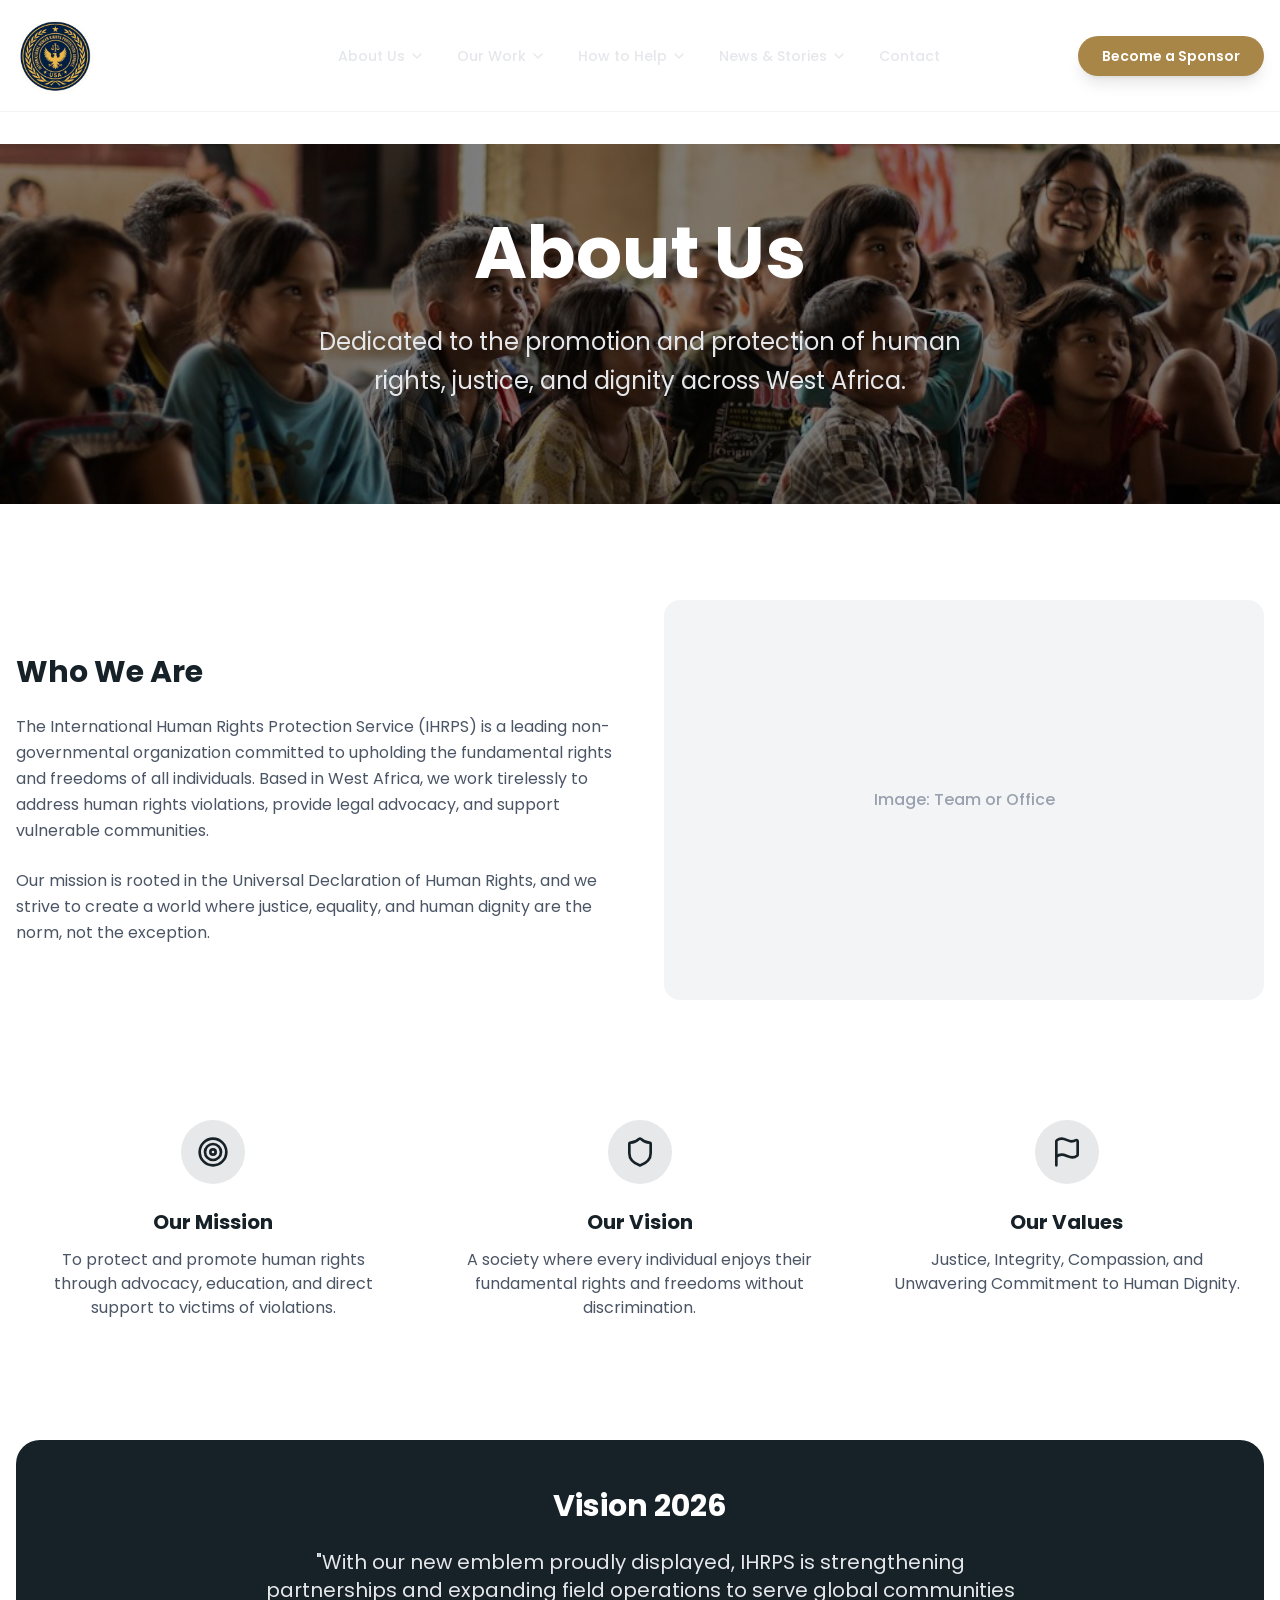
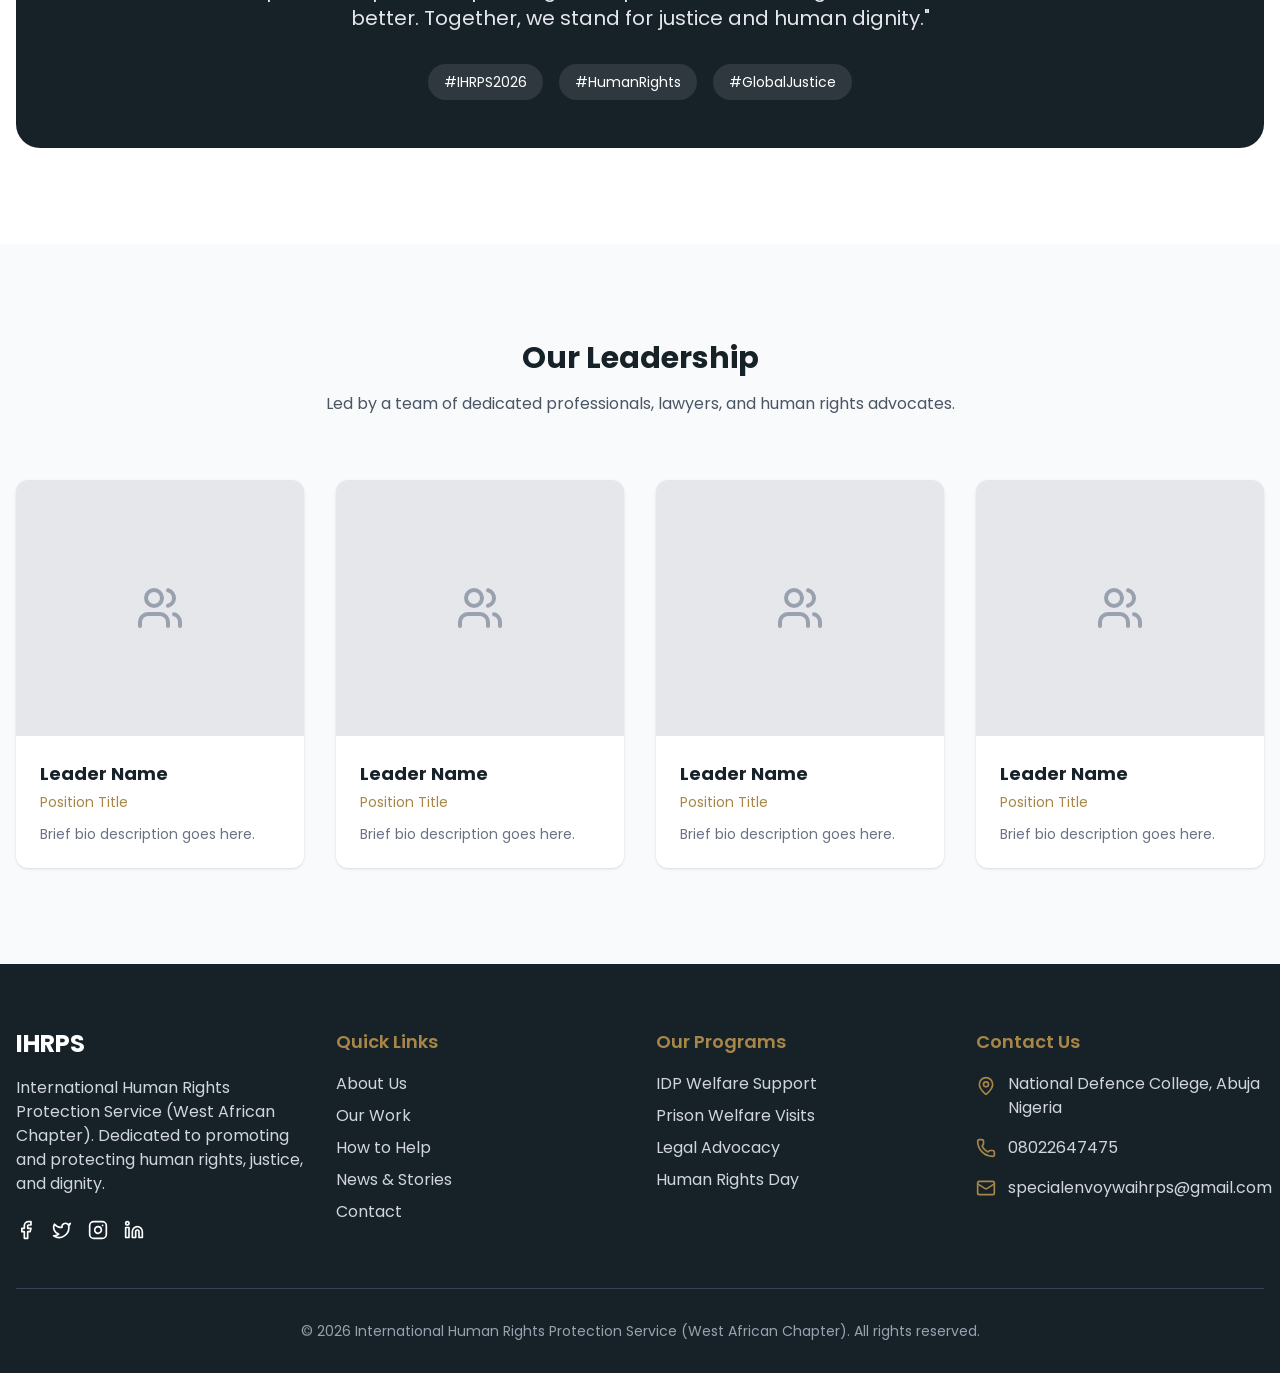
<file: about/index.html>
<!DOCTYPE html><!--4A1fDHcFpsWiHiPRnesHs--><html lang="en"><head><meta charSet="utf-8"/><meta name="viewport" content="width=device-width, initial-scale=1"/><link rel="preload" href="/_next/static/media/043b82ab31bba5a4-s.p.b67c2e04.woff2" as="font" crossorigin="" type="font/woff2"/><link rel="preload" href="/_next/static/media/47fe1b7cd6e6ed85-s.p.855a563b.woff2" as="font" crossorigin="" type="font/woff2"/><link rel="preload" href="/_next/static/media/4b766aa38fdaaae3-s.p.6d98c708.woff2" as="font" crossorigin="" type="font/woff2"/><link rel="preload" href="/_next/static/media/829ba4228c966254-s.p.a61bc753.woff2" as="font" crossorigin="" type="font/woff2"/><link rel="preload" href="/_next/static/media/8e6fa89aa22d24ec-s.p.3aec397d.woff2" as="font" crossorigin="" type="font/woff2"/><link rel="preload" href="/_next/static/media/a218039a3287bcfd-s.p.4a23d71b.woff2" as="font" crossorigin="" type="font/woff2"/><link rel="preload" href="/_next/static/media/c7d9ca68f9942779-s.p.5f8f1848.woff2" as="font" crossorigin="" type="font/woff2"/><link rel="preload" href="/_next/static/media/c875c6f5d3e977ac-s.p.80fc2c9e.woff2" as="font" crossorigin="" type="font/woff2"/><link rel="preload" href="/_next/static/media/e2334d715941921e-s.p.d82a9aff.woff2" as="font" crossorigin="" type="font/woff2"/><link rel="stylesheet" href="/_next/static/chunks/30d98c4b17019f96.css" data-precedence="next"/><meta name="next-size-adjust" content=""/><title>International Human Rights Protection Service (West African Chapter)</title><meta name="description" content="Promoting and protecting human rights across West Africa."/><link rel="icon" href="/favicon.ico?favicon.2f53639b.ico" sizes="256x256" type="image/x-icon"/><link rel="icon" href="/icon.png?icon.4544db1c.png" sizes="500x500" type="image/png"/></head><body class="poppins_7bca3204-module__bb2BKG__variable poppins_7bca3204-module__bb2BKG__className antialiased flex flex-col min-h-screen"><div hidden=""><!--$--><!--/$--></div><nav class="fixed w-full z-50 transition-all duration-300 bg-transparent py-4 text-white"><div class="container mx-auto px-4"><div class="flex justify-between items-center"><a class="flex items-center space-x-4 z-50" href="/"><div class="relative w-20 h-20"><img alt="IHRPS Logo" loading="lazy" decoding="async" data-nimg="fill" class="object-contain" style="position:absolute;height:100%;width:100%;left:0;top:0;right:0;bottom:0;color:transparent" sizes="100vw" srcSet="/assets/icon.png" src="/assets/icon.png"/></div><span class="text-2xl md:text-3xl font-black uppercase tracking-widest -ml-4 text-white">IHRPS</span></a><div class="hidden lg:flex items-center space-x-8"><div class="relative group"><button class="flex items-center space-x-1 font-medium text-sm transition-colors py-2 text-gray-200 hover:text-white"><span>About Us</span><svg xmlns="http://www.w3.org/2000/svg" width="24" height="24" viewBox="0 0 24 24" fill="none" stroke="currentColor" stroke-width="2" stroke-linecap="round" stroke-linejoin="round" class="lucide lucide-chevron-down w-4 h-4" aria-hidden="true"><path d="m6 9 6 6 6-6"></path></svg></button><div class="absolute top-full left-1/2 -translate-x-1/2 w-[600px] bg-white rounded-lg shadow-xl border border-gray-100 overflow-hidden transition-all duration-200 origin-top opacity-0 scale-95 invisible"><div class="p-6 grid grid-cols-2 gap-6"><a class="flex items-start space-x-4 p-3 rounded-lg hover:bg-gray-50 transition-colors group/item" href="/about"><div class="w-10 h-10 rounded-full bg-primary/5 flex items-center justify-center shrink-0 group-hover/item:bg-accent/10 transition-colors"><svg xmlns="http://www.w3.org/2000/svg" width="24" height="24" viewBox="0 0 24 24" fill="none" stroke="currentColor" stroke-width="2" stroke-linecap="round" stroke-linejoin="round" class="lucide lucide-globe w-5 h-5 text-primary group-hover/item:text-accent transition-colors" aria-hidden="true"><circle cx="12" cy="12" r="10"></circle><path d="M12 2a14.5 14.5 0 0 0 0 20 14.5 14.5 0 0 0 0-20"></path><path d="M2 12h20"></path></svg></div><div><h4 class="text-sm font-semibold text-gray-900 group-hover/item:text-accent transition-colors">Who We Are</h4><p class="text-xs text-gray-500 mt-1 line-clamp-2">Learn about our mission and values</p></div></a><a class="flex items-start space-x-4 p-3 rounded-lg hover:bg-gray-50 transition-colors group/item" href="/about/vision"><div class="w-10 h-10 rounded-full bg-primary/5 flex items-center justify-center shrink-0 group-hover/item:bg-accent/10 transition-colors"><svg xmlns="http://www.w3.org/2000/svg" width="24" height="24" viewBox="0 0 24 24" fill="none" stroke="currentColor" stroke-width="2" stroke-linecap="round" stroke-linejoin="round" class="lucide lucide-shield w-5 h-5 text-primary group-hover/item:text-accent transition-colors" aria-hidden="true"><path d="M20 13c0 5-3.5 7.5-7.66 8.95a1 1 0 0 1-.67-.01C7.5 20.5 4 18 4 13V6a1 1 0 0 1 1-1c2 0 4.5-1.2 6.24-2.72a1.17 1.17 0 0 1 1.52 0C14.51 3.81 17 5 19 5a1 1 0 0 1 1 1z"></path></svg></div><div><h4 class="text-sm font-semibold text-gray-900 group-hover/item:text-accent transition-colors">Vision 2026</h4><p class="text-xs text-gray-500 mt-1 line-clamp-2">Our strategic roadmap for the future</p></div></a><a class="flex items-start space-x-4 p-3 rounded-lg hover:bg-gray-50 transition-colors group/item" href="/about/leadership"><div class="w-10 h-10 rounded-full bg-primary/5 flex items-center justify-center shrink-0 group-hover/item:bg-accent/10 transition-colors"><svg xmlns="http://www.w3.org/2000/svg" width="24" height="24" viewBox="0 0 24 24" fill="none" stroke="currentColor" stroke-width="2" stroke-linecap="round" stroke-linejoin="round" class="lucide lucide-users w-5 h-5 text-primary group-hover/item:text-accent transition-colors" aria-hidden="true"><path d="M16 21v-2a4 4 0 0 0-4-4H6a4 4 0 0 0-4 4v2"></path><path d="M16 3.128a4 4 0 0 1 0 7.744"></path><path d="M22 21v-2a4 4 0 0 0-3-3.87"></path><circle cx="9" cy="7" r="4"></circle></svg></div><div><h4 class="text-sm font-semibold text-gray-900 group-hover/item:text-accent transition-colors">Leadership</h4><p class="text-xs text-gray-500 mt-1 line-clamp-2">Meet the team leading the charge</p></div></a></div><div class="bg-gray-50 p-4 text-center"><a class="text-xs font-medium text-accent hover:text-primary transition-colors uppercase tracking-wide" href="/about">View All <!-- -->About Us<!-- --> →</a></div></div></div><div class="relative group"><button class="flex items-center space-x-1 font-medium text-sm transition-colors py-2 text-gray-200 hover:text-white"><span>Our Work</span><svg xmlns="http://www.w3.org/2000/svg" width="24" height="24" viewBox="0 0 24 24" fill="none" stroke="currentColor" stroke-width="2" stroke-linecap="round" stroke-linejoin="round" class="lucide lucide-chevron-down w-4 h-4" aria-hidden="true"><path d="m6 9 6 6 6-6"></path></svg></button><div class="absolute top-full left-1/2 -translate-x-1/2 w-[600px] bg-white rounded-lg shadow-xl border border-gray-100 overflow-hidden transition-all duration-200 origin-top opacity-0 scale-95 invisible"><div class="p-6 grid grid-cols-2 gap-6"><a class="flex items-start space-x-4 p-3 rounded-lg hover:bg-gray-50 transition-colors group/item" href="/our-work/programs"><div class="w-10 h-10 rounded-full bg-primary/5 flex items-center justify-center shrink-0 group-hover/item:bg-accent/10 transition-colors"><svg xmlns="http://www.w3.org/2000/svg" width="24" height="24" viewBox="0 0 24 24" fill="none" stroke="currentColor" stroke-width="2" stroke-linecap="round" stroke-linejoin="round" class="lucide lucide-hand-heart w-5 h-5 text-primary group-hover/item:text-accent transition-colors" aria-hidden="true"><path d="M11 14h2a2 2 0 0 0 0-4h-3c-.6 0-1.1.2-1.4.6L3 16"></path><path d="m14.45 13.39 5.05-4.694C20.196 8 21 6.85 21 5.75a2.75 2.75 0 0 0-4.797-1.837.276.276 0 0 1-.406 0A2.75 2.75 0 0 0 11 5.75c0 1.2.802 2.248 1.5 2.946L16 11.95"></path><path d="m2 15 6 6"></path><path d="m7 20 1.6-1.4c.3-.4.8-.6 1.4-.6h4c1.1 0 2.1-.4 2.8-1.2l4.6-4.4a1 1 0 0 0-2.75-2.91"></path></svg></div><div><h4 class="text-sm font-semibold text-gray-900 group-hover/item:text-accent transition-colors">Programs</h4><p class="text-xs text-gray-500 mt-1 line-clamp-2">Initiatives driving real change</p></div></a><a class="flex items-start space-x-4 p-3 rounded-lg hover:bg-gray-50 transition-colors group/item" href="/our-work/advocacy"><div class="w-10 h-10 rounded-full bg-primary/5 flex items-center justify-center shrink-0 group-hover/item:bg-accent/10 transition-colors"><svg xmlns="http://www.w3.org/2000/svg" width="24" height="24" viewBox="0 0 24 24" fill="none" stroke="currentColor" stroke-width="2" stroke-linecap="round" stroke-linejoin="round" class="lucide lucide-scale w-5 h-5 text-primary group-hover/item:text-accent transition-colors" aria-hidden="true"><path d="M12 3v18"></path><path d="m19 8 3 8a5 5 0 0 1-6 0zV7"></path><path d="M3 7h1a17 17 0 0 0 8-2 17 17 0 0 0 8 2h1"></path><path d="m5 8 3 8a5 5 0 0 1-6 0zV7"></path><path d="M7 21h10"></path></svg></div><div><h4 class="text-sm font-semibold text-gray-900 group-hover/item:text-accent transition-colors">Advocacy</h4><p class="text-xs text-gray-500 mt-1 line-clamp-2">Fighting for justice and equality</p></div></a><a class="flex items-start space-x-4 p-3 rounded-lg hover:bg-gray-50 transition-colors group/item" href="/our-work/projects"><div class="w-10 h-10 rounded-full bg-primary/5 flex items-center justify-center shrink-0 group-hover/item:bg-accent/10 transition-colors"><svg xmlns="http://www.w3.org/2000/svg" width="24" height="24" viewBox="0 0 24 24" fill="none" stroke="currentColor" stroke-width="2" stroke-linecap="round" stroke-linejoin="round" class="lucide lucide-globe w-5 h-5 text-primary group-hover/item:text-accent transition-colors" aria-hidden="true"><circle cx="12" cy="12" r="10"></circle><path d="M12 2a14.5 14.5 0 0 0 0 20 14.5 14.5 0 0 0 0-20"></path><path d="M2 12h20"></path></svg></div><div><h4 class="text-sm font-semibold text-gray-900 group-hover/item:text-accent transition-colors">Projects</h4><p class="text-xs text-gray-500 mt-1 line-clamp-2">Ongoing field operations</p></div></a></div><div class="bg-gray-50 p-4 text-center"><a class="text-xs font-medium text-accent hover:text-primary transition-colors uppercase tracking-wide" href="/our-work">View All <!-- -->Our Work<!-- --> →</a></div></div></div><div class="relative group"><button class="flex items-center space-x-1 font-medium text-sm transition-colors py-2 text-gray-200 hover:text-white"><span>How to Help</span><svg xmlns="http://www.w3.org/2000/svg" width="24" height="24" viewBox="0 0 24 24" fill="none" stroke="currentColor" stroke-width="2" stroke-linecap="round" stroke-linejoin="round" class="lucide lucide-chevron-down w-4 h-4" aria-hidden="true"><path d="m6 9 6 6 6-6"></path></svg></button><div class="absolute top-full left-1/2 -translate-x-1/2 w-[600px] bg-white rounded-lg shadow-xl border border-gray-100 overflow-hidden transition-all duration-200 origin-top opacity-0 scale-95 invisible"><div class="p-6 grid grid-cols-2 gap-6"><a class="flex items-start space-x-4 p-3 rounded-lg hover:bg-gray-50 transition-colors group/item" href="/how-to-help/sponsorship"><div class="w-10 h-10 rounded-full bg-primary/5 flex items-center justify-center shrink-0 group-hover/item:bg-accent/10 transition-colors"><svg xmlns="http://www.w3.org/2000/svg" width="24" height="24" viewBox="0 0 24 24" fill="none" stroke="currentColor" stroke-width="2" stroke-linecap="round" stroke-linejoin="round" class="lucide lucide-award w-5 h-5 text-primary group-hover/item:text-accent transition-colors" aria-hidden="true"><path d="m15.477 12.89 1.515 8.526a.5.5 0 0 1-.81.47l-3.58-2.687a1 1 0 0 0-1.197 0l-3.586 2.686a.5.5 0 0 1-.81-.469l1.514-8.526"></path><circle cx="12" cy="8" r="6"></circle></svg></div><div><h4 class="text-sm font-semibold text-gray-900 group-hover/item:text-accent transition-colors">Sponsorship</h4><p class="text-xs text-gray-500 mt-1 line-clamp-2">Support our cause financially</p></div></a><a class="flex items-start space-x-4 p-3 rounded-lg hover:bg-gray-50 transition-colors group/item" href="/how-to-help/partner"><div class="w-10 h-10 rounded-full bg-primary/5 flex items-center justify-center shrink-0 group-hover/item:bg-accent/10 transition-colors"><svg xmlns="http://www.w3.org/2000/svg" width="24" height="24" viewBox="0 0 24 24" fill="none" stroke="currentColor" stroke-width="2" stroke-linecap="round" stroke-linejoin="round" class="lucide lucide-users w-5 h-5 text-primary group-hover/item:text-accent transition-colors" aria-hidden="true"><path d="M16 21v-2a4 4 0 0 0-4-4H6a4 4 0 0 0-4 4v2"></path><path d="M16 3.128a4 4 0 0 1 0 7.744"></path><path d="M22 21v-2a4 4 0 0 0-3-3.87"></path><circle cx="9" cy="7" r="4"></circle></svg></div><div><h4 class="text-sm font-semibold text-gray-900 group-hover/item:text-accent transition-colors">Partner with Us</h4><p class="text-xs text-gray-500 mt-1 line-clamp-2">Collaborate for greater impact</p></div></a></div><div class="bg-gray-50 p-4 text-center"><a class="text-xs font-medium text-accent hover:text-primary transition-colors uppercase tracking-wide" href="/how-to-help">View All <!-- -->How to Help<!-- --> →</a></div></div></div><div class="relative group"><button class="flex items-center space-x-1 font-medium text-sm transition-colors py-2 text-gray-200 hover:text-white"><span>News &amp; Stories</span><svg xmlns="http://www.w3.org/2000/svg" width="24" height="24" viewBox="0 0 24 24" fill="none" stroke="currentColor" stroke-width="2" stroke-linecap="round" stroke-linejoin="round" class="lucide lucide-chevron-down w-4 h-4" aria-hidden="true"><path d="m6 9 6 6 6-6"></path></svg></button><div class="absolute top-full left-1/2 -translate-x-1/2 w-[600px] bg-white rounded-lg shadow-xl border border-gray-100 overflow-hidden transition-all duration-200 origin-top opacity-0 scale-95 invisible"><div class="p-6 grid grid-cols-2 gap-6"><a class="flex items-start space-x-4 p-3 rounded-lg hover:bg-gray-50 transition-colors group/item" href="/news"><div class="w-10 h-10 rounded-full bg-primary/5 flex items-center justify-center shrink-0 group-hover/item:bg-accent/10 transition-colors"><svg xmlns="http://www.w3.org/2000/svg" width="24" height="24" viewBox="0 0 24 24" fill="none" stroke="currentColor" stroke-width="2" stroke-linecap="round" stroke-linejoin="round" class="lucide lucide-newspaper w-5 h-5 text-primary group-hover/item:text-accent transition-colors" aria-hidden="true"><path d="M15 18h-5"></path><path d="M18 14h-8"></path><path d="M4 22h16a2 2 0 0 0 2-2V4a2 2 0 0 0-2-2H8a2 2 0 0 0-2 2v16a2 2 0 0 1-4 0v-9a2 2 0 0 1 2-2h2"></path><rect width="8" height="4" x="10" y="6" rx="1"></rect></svg></div><div><h4 class="text-sm font-semibold text-gray-900 group-hover/item:text-accent transition-colors">Latest News</h4><p class="text-xs text-gray-500 mt-1 line-clamp-2">Updates from the field</p></div></a><a class="flex items-start space-x-4 p-3 rounded-lg hover:bg-gray-50 transition-colors group/item" href="/news/press"><div class="w-10 h-10 rounded-full bg-primary/5 flex items-center justify-center shrink-0 group-hover/item:bg-accent/10 transition-colors"><svg xmlns="http://www.w3.org/2000/svg" width="24" height="24" viewBox="0 0 24 24" fill="none" stroke="currentColor" stroke-width="2" stroke-linecap="round" stroke-linejoin="round" class="lucide lucide-globe w-5 h-5 text-primary group-hover/item:text-accent transition-colors" aria-hidden="true"><circle cx="12" cy="12" r="10"></circle><path d="M12 2a14.5 14.5 0 0 0 0 20 14.5 14.5 0 0 0 0-20"></path><path d="M2 12h20"></path></svg></div><div><h4 class="text-sm font-semibold text-gray-900 group-hover/item:text-accent transition-colors">Press Releases</h4><p class="text-xs text-gray-500 mt-1 line-clamp-2">Official announcements</p></div></a><a class="flex items-start space-x-4 p-3 rounded-lg hover:bg-gray-50 transition-colors group/item" href="/news/events"><div class="w-10 h-10 rounded-full bg-primary/5 flex items-center justify-center shrink-0 group-hover/item:bg-accent/10 transition-colors"><svg xmlns="http://www.w3.org/2000/svg" width="24" height="24" viewBox="0 0 24 24" fill="none" stroke="currentColor" stroke-width="2" stroke-linecap="round" stroke-linejoin="round" class="lucide lucide-calendar w-5 h-5 text-primary group-hover/item:text-accent transition-colors" aria-hidden="true"><path d="M8 2v4"></path><path d="M16 2v4"></path><rect width="18" height="18" x="3" y="4" rx="2"></rect><path d="M3 10h18"></path></svg></div><div><h4 class="text-sm font-semibold text-gray-900 group-hover/item:text-accent transition-colors">Events</h4><p class="text-xs text-gray-500 mt-1 line-clamp-2">Upcoming gatherings and conferences</p></div></a></div><div class="bg-gray-50 p-4 text-center"><a class="text-xs font-medium text-accent hover:text-primary transition-colors uppercase tracking-wide" href="/news">View All <!-- -->News &amp; Stories<!-- --> →</a></div></div></div><a class="font-medium text-sm transition-colors text-gray-200 hover:text-white" href="/contact">Contact</a></div><div class="hidden lg:block"><a class="bg-accent hover:bg-accent/90 text-white px-6 py-2.5 rounded-full text-sm font-semibold transition-colors shadow-lg hover:shadow-xl transform hover:-translate-y-0.5 duration-200" href="/how-to-help/sponsorship">Become a Sponsor</a></div><button class="lg:hidden z-50"><svg xmlns="http://www.w3.org/2000/svg" width="24" height="24" viewBox="0 0 24 24" fill="none" stroke="currentColor" stroke-width="2" stroke-linecap="round" stroke-linejoin="round" class="lucide lucide-menu w-6 h-6 text-white" aria-hidden="true"><path d="M4 5h16"></path><path d="M4 12h16"></path><path d="M4 19h16"></path></svg></button></div></div><div class="fixed inset-0 bg-primary/95 backdrop-blur-sm z-40 transition-all duration-300 lg:hidden flex flex-col pt-24 px-6 overflow-y-auto opacity-0 invisible"><div class="space-y-6"><div class="space-y-3"><div class="flex items-center space-x-2 text-accent font-semibold text-lg border-b border-white/10 pb-2"><svg xmlns="http://www.w3.org/2000/svg" width="24" height="24" viewBox="0 0 24 24" fill="none" stroke="currentColor" stroke-width="2" stroke-linecap="round" stroke-linejoin="round" class="lucide lucide-info w-5 h-5" aria-hidden="true"><circle cx="12" cy="12" r="10"></circle><path d="M12 16v-4"></path><path d="M12 8h.01"></path></svg><span>About Us</span></div><div class="grid grid-cols-1 gap-3 pl-4"><a class="text-gray-300 hover:text-white text-sm py-1 block" href="/about">Who We Are</a><a class="text-gray-300 hover:text-white text-sm py-1 block" href="/about/vision">Vision 2026</a><a class="text-gray-300 hover:text-white text-sm py-1 block" href="/about/leadership">Leadership</a></div></div><div class="space-y-3"><div class="flex items-center space-x-2 text-accent font-semibold text-lg border-b border-white/10 pb-2"><svg xmlns="http://www.w3.org/2000/svg" width="24" height="24" viewBox="0 0 24 24" fill="none" stroke="currentColor" stroke-width="2" stroke-linecap="round" stroke-linejoin="round" class="lucide lucide-scale w-5 h-5" aria-hidden="true"><path d="M12 3v18"></path><path d="m19 8 3 8a5 5 0 0 1-6 0zV7"></path><path d="M3 7h1a17 17 0 0 0 8-2 17 17 0 0 0 8 2h1"></path><path d="m5 8 3 8a5 5 0 0 1-6 0zV7"></path><path d="M7 21h10"></path></svg><span>Our Work</span></div><div class="grid grid-cols-1 gap-3 pl-4"><a class="text-gray-300 hover:text-white text-sm py-1 block" href="/our-work/programs">Programs</a><a class="text-gray-300 hover:text-white text-sm py-1 block" href="/our-work/advocacy">Advocacy</a><a class="text-gray-300 hover:text-white text-sm py-1 block" href="/our-work/projects">Projects</a></div></div><div class="space-y-3"><div class="flex items-center space-x-2 text-accent font-semibold text-lg border-b border-white/10 pb-2"><svg xmlns="http://www.w3.org/2000/svg" width="24" height="24" viewBox="0 0 24 24" fill="none" stroke="currentColor" stroke-width="2" stroke-linecap="round" stroke-linejoin="round" class="lucide lucide-heart w-5 h-5" aria-hidden="true"><path d="M2 9.5a5.5 5.5 0 0 1 9.591-3.676.56.56 0 0 0 .818 0A5.49 5.49 0 0 1 22 9.5c0 2.29-1.5 4-3 5.5l-5.492 5.313a2 2 0 0 1-3 .019L5 15c-1.5-1.5-3-3.2-3-5.5"></path></svg><span>How to Help</span></div><div class="grid grid-cols-1 gap-3 pl-4"><a class="text-gray-300 hover:text-white text-sm py-1 block" href="/how-to-help/sponsorship">Sponsorship</a><a class="text-gray-300 hover:text-white text-sm py-1 block" href="/how-to-help/partner">Partner with Us</a></div></div><div class="space-y-3"><div class="flex items-center space-x-2 text-accent font-semibold text-lg border-b border-white/10 pb-2"><svg xmlns="http://www.w3.org/2000/svg" width="24" height="24" viewBox="0 0 24 24" fill="none" stroke="currentColor" stroke-width="2" stroke-linecap="round" stroke-linejoin="round" class="lucide lucide-newspaper w-5 h-5" aria-hidden="true"><path d="M15 18h-5"></path><path d="M18 14h-8"></path><path d="M4 22h16a2 2 0 0 0 2-2V4a2 2 0 0 0-2-2H8a2 2 0 0 0-2 2v16a2 2 0 0 1-4 0v-9a2 2 0 0 1 2-2h2"></path><rect width="8" height="4" x="10" y="6" rx="1"></rect></svg><span>News &amp; Stories</span></div><div class="grid grid-cols-1 gap-3 pl-4"><a class="text-gray-300 hover:text-white text-sm py-1 block" href="/news">Latest News</a><a class="text-gray-300 hover:text-white text-sm py-1 block" href="/news/press">Press Releases</a><a class="text-gray-300 hover:text-white text-sm py-1 block" href="/news/events">Events</a></div></div><a class="block text-lg font-semibold text-white border-b border-white/10 pb-2" href="/contact">Contact</a><a class="block w-full bg-accent text-white text-center py-3 rounded-lg font-semibold mt-8" href="/how-to-help/sponsorship">Become a Sponsor</a></div></div></nav><div class="h-24 md:h-28 w-full bg-white border-b border-gray-100 mb-8"></div><main class="flex-grow"><div><div class="relative flex items-center justify-center text-center text-white overflow-hidden min-h-[40vh]"><div class="absolute inset-0 bg-cover bg-center bg-no-repeat z-0" style="background-image:url(/assets/about-hero-placeholder.jpg)"><div class="absolute inset-0 bg-black/50"></div></div><div class="relative z-10 container mx-auto px-4 max-w-4xl"><h1 class="text-4xl md:text-6xl lg:text-7xl font-bold mb-6 leading-tight animate-fade-in-up">About Us</h1><p class="text-lg md:text-xl lg:text-2xl text-gray-200 mb-10 max-w-2xl mx-auto leading-relaxed">Dedicated to the promotion and protection of human rights, justice, and dignity across West Africa.</p><div class="flex flex-col sm:flex-row items-center justify-center gap-4"></div></div></div><section class="py-16 md:py-24"><div class="container mx-auto px-4"><div class="grid grid-cols-1 md:grid-cols-2 gap-12 items-center mb-24"><div><h2 class="text-3xl font-bold mb-6 text-primary">Who We Are</h2><p class="text-gray-600 leading-relaxed mb-6">The International Human Rights Protection Service (IHRPS) is a leading non-governmental organization committed to upholding the fundamental rights and freedoms of all individuals. Based in West Africa, we work tirelessly to address human rights violations, provide legal advocacy, and support vulnerable communities.</p><p class="text-gray-600 leading-relaxed">Our mission is rooted in the Universal Declaration of Human Rights, and we strive to create a world where justice, equality, and human dignity are the norm, not the exception.</p></div><div class="bg-gray-100 rounded-2xl h-[400px] flex items-center justify-center"><span class="text-gray-400 font-medium">Image: Team or Office</span></div></div><div class="grid grid-cols-1 md:grid-cols-3 gap-8 mb-24"><div class="text-center p-6"><div class="w-16 h-16 bg-primary/10 rounded-full flex items-center justify-center mx-auto mb-6 text-primary"><svg xmlns="http://www.w3.org/2000/svg" width="24" height="24" viewBox="0 0 24 24" fill="none" stroke="currentColor" stroke-width="2" stroke-linecap="round" stroke-linejoin="round" class="lucide lucide-target w-8 h-8" aria-hidden="true"><circle cx="12" cy="12" r="10"></circle><circle cx="12" cy="12" r="6"></circle><circle cx="12" cy="12" r="2"></circle></svg></div><h3 class="text-xl font-bold mb-3">Our Mission</h3><p class="text-gray-600">To protect and promote human rights through advocacy, education, and direct support to victims of violations.</p></div><div class="text-center p-6"><div class="w-16 h-16 bg-primary/10 rounded-full flex items-center justify-center mx-auto mb-6 text-primary"><svg xmlns="http://www.w3.org/2000/svg" width="24" height="24" viewBox="0 0 24 24" fill="none" stroke="currentColor" stroke-width="2" stroke-linecap="round" stroke-linejoin="round" class="lucide lucide-shield w-8 h-8" aria-hidden="true"><path d="M20 13c0 5-3.5 7.5-7.66 8.95a1 1 0 0 1-.67-.01C7.5 20.5 4 18 4 13V6a1 1 0 0 1 1-1c2 0 4.5-1.2 6.24-2.72a1.17 1.17 0 0 1 1.52 0C14.51 3.81 17 5 19 5a1 1 0 0 1 1 1z"></path></svg></div><h3 class="text-xl font-bold mb-3">Our Vision</h3><p class="text-gray-600">A society where every individual enjoys their fundamental rights and freedoms without discrimination.</p></div><div class="text-center p-6"><div class="w-16 h-16 bg-primary/10 rounded-full flex items-center justify-center mx-auto mb-6 text-primary"><svg xmlns="http://www.w3.org/2000/svg" width="24" height="24" viewBox="0 0 24 24" fill="none" stroke="currentColor" stroke-width="2" stroke-linecap="round" stroke-linejoin="round" class="lucide lucide-flag w-8 h-8" aria-hidden="true"><path d="M4 22V4a1 1 0 0 1 .4-.8A6 6 0 0 1 8 2c3 0 5 2 7.333 2q2 0 3.067-.8A1 1 0 0 1 20 4v10a1 1 0 0 1-.4.8A6 6 0 0 1 16 16c-3 0-5-2-8-2a6 6 0 0 0-4 1.528"></path></svg></div><h3 class="text-xl font-bold mb-3">Our Values</h3><p class="text-gray-600">Justice, Integrity, Compassion, and Unwavering Commitment to Human Dignity.</p></div></div><div class="bg-primary text-white rounded-3xl p-12 text-center"><h2 class="text-3xl font-bold mb-6">Vision 2026</h2><p class="text-xl text-gray-200 max-w-3xl mx-auto mb-8">&quot;With our new emblem proudly displayed, IHRPS is strengthening partnerships and expanding field operations to serve global communities better. Together, we stand for justice and human dignity.&quot;</p><div class="flex justify-center space-x-4"><span class="bg-white/10 px-4 py-2 rounded-full text-sm">#IHRPS2026</span><span class="bg-white/10 px-4 py-2 rounded-full text-sm">#HumanRights</span><span class="bg-white/10 px-4 py-2 rounded-full text-sm">#GlobalJustice</span></div></div></div></section><section class="py-16 md:py-24 bg-gray-50"><div class="container mx-auto px-4"><div class="text-center mb-16"><h2 class="text-3xl font-bold mb-4 text-primary">Our Leadership</h2><p class="text-gray-600 max-w-2xl mx-auto">Led by a team of dedicated professionals, lawyers, and human rights advocates.</p></div><div class="grid grid-cols-1 sm:grid-cols-2 md:grid-cols-4 gap-8"><div class="bg-white rounded-xl overflow-hidden shadow-sm hover:shadow-md transition-shadow"><div class="h-64 bg-gray-200 flex items-center justify-center"><svg xmlns="http://www.w3.org/2000/svg" width="24" height="24" viewBox="0 0 24 24" fill="none" stroke="currentColor" stroke-width="2" stroke-linecap="round" stroke-linejoin="round" class="lucide lucide-users w-12 h-12 text-gray-400" aria-hidden="true"><path d="M16 21v-2a4 4 0 0 0-4-4H6a4 4 0 0 0-4 4v2"></path><path d="M16 3.128a4 4 0 0 1 0 7.744"></path><path d="M22 21v-2a4 4 0 0 0-3-3.87"></path><circle cx="9" cy="7" r="4"></circle></svg></div><div class="p-6"><h3 class="font-bold text-lg mb-1">Leader Name</h3><p class="text-accent text-sm mb-3">Position Title</p><p class="text-gray-500 text-sm">Brief bio description goes here.</p></div></div><div class="bg-white rounded-xl overflow-hidden shadow-sm hover:shadow-md transition-shadow"><div class="h-64 bg-gray-200 flex items-center justify-center"><svg xmlns="http://www.w3.org/2000/svg" width="24" height="24" viewBox="0 0 24 24" fill="none" stroke="currentColor" stroke-width="2" stroke-linecap="round" stroke-linejoin="round" class="lucide lucide-users w-12 h-12 text-gray-400" aria-hidden="true"><path d="M16 21v-2a4 4 0 0 0-4-4H6a4 4 0 0 0-4 4v2"></path><path d="M16 3.128a4 4 0 0 1 0 7.744"></path><path d="M22 21v-2a4 4 0 0 0-3-3.87"></path><circle cx="9" cy="7" r="4"></circle></svg></div><div class="p-6"><h3 class="font-bold text-lg mb-1">Leader Name</h3><p class="text-accent text-sm mb-3">Position Title</p><p class="text-gray-500 text-sm">Brief bio description goes here.</p></div></div><div class="bg-white rounded-xl overflow-hidden shadow-sm hover:shadow-md transition-shadow"><div class="h-64 bg-gray-200 flex items-center justify-center"><svg xmlns="http://www.w3.org/2000/svg" width="24" height="24" viewBox="0 0 24 24" fill="none" stroke="currentColor" stroke-width="2" stroke-linecap="round" stroke-linejoin="round" class="lucide lucide-users w-12 h-12 text-gray-400" aria-hidden="true"><path d="M16 21v-2a4 4 0 0 0-4-4H6a4 4 0 0 0-4 4v2"></path><path d="M16 3.128a4 4 0 0 1 0 7.744"></path><path d="M22 21v-2a4 4 0 0 0-3-3.87"></path><circle cx="9" cy="7" r="4"></circle></svg></div><div class="p-6"><h3 class="font-bold text-lg mb-1">Leader Name</h3><p class="text-accent text-sm mb-3">Position Title</p><p class="text-gray-500 text-sm">Brief bio description goes here.</p></div></div><div class="bg-white rounded-xl overflow-hidden shadow-sm hover:shadow-md transition-shadow"><div class="h-64 bg-gray-200 flex items-center justify-center"><svg xmlns="http://www.w3.org/2000/svg" width="24" height="24" viewBox="0 0 24 24" fill="none" stroke="currentColor" stroke-width="2" stroke-linecap="round" stroke-linejoin="round" class="lucide lucide-users w-12 h-12 text-gray-400" aria-hidden="true"><path d="M16 21v-2a4 4 0 0 0-4-4H6a4 4 0 0 0-4 4v2"></path><path d="M16 3.128a4 4 0 0 1 0 7.744"></path><path d="M22 21v-2a4 4 0 0 0-3-3.87"></path><circle cx="9" cy="7" r="4"></circle></svg></div><div class="p-6"><h3 class="font-bold text-lg mb-1">Leader Name</h3><p class="text-accent text-sm mb-3">Position Title</p><p class="text-gray-500 text-sm">Brief bio description goes here.</p></div></div></div></div></section></div><!--$--><!--/$--></main><footer class="bg-primary text-white pt-16 pb-8"><div class="container mx-auto px-4"><div class="grid grid-cols-1 md:grid-cols-2 lg:grid-cols-4 gap-8 mb-12"><div><h2 class="text-2xl font-bold mb-4 font-serif">IHRPS</h2><p class="text-gray-300 mb-6">International Human Rights Protection Service (West African Chapter). Dedicated to promoting and protecting human rights, justice, and dignity.</p><div class="flex space-x-4"><a class="hover:text-accent transition-colors" href="#"><svg xmlns="http://www.w3.org/2000/svg" width="24" height="24" viewBox="0 0 24 24" fill="none" stroke="currentColor" stroke-width="2" stroke-linecap="round" stroke-linejoin="round" class="lucide lucide-facebook w-5 h-5" aria-hidden="true"><path d="M18 2h-3a5 5 0 0 0-5 5v3H7v4h3v8h4v-8h3l1-4h-4V7a1 1 0 0 1 1-1h3z"></path></svg></a><a class="hover:text-accent transition-colors" href="#"><svg xmlns="http://www.w3.org/2000/svg" width="24" height="24" viewBox="0 0 24 24" fill="none" stroke="currentColor" stroke-width="2" stroke-linecap="round" stroke-linejoin="round" class="lucide lucide-twitter w-5 h-5" aria-hidden="true"><path d="M22 4s-.7 2.1-2 3.4c1.6 10-9.4 17.3-18 11.6 2.2.1 4.4-.6 6-2C3 15.5.5 9.6 3 5c2.2 2.6 5.6 4.1 9 4-.9-4.2 4-6.6 7-3.8 1.1 0 3-1.2 3-1.2z"></path></svg></a><a class="hover:text-accent transition-colors" href="#"><svg xmlns="http://www.w3.org/2000/svg" width="24" height="24" viewBox="0 0 24 24" fill="none" stroke="currentColor" stroke-width="2" stroke-linecap="round" stroke-linejoin="round" class="lucide lucide-instagram w-5 h-5" aria-hidden="true"><rect width="20" height="20" x="2" y="2" rx="5" ry="5"></rect><path d="M16 11.37A4 4 0 1 1 12.63 8 4 4 0 0 1 16 11.37z"></path><line x1="17.5" x2="17.51" y1="6.5" y2="6.5"></line></svg></a><a class="hover:text-accent transition-colors" href="#"><svg xmlns="http://www.w3.org/2000/svg" width="24" height="24" viewBox="0 0 24 24" fill="none" stroke="currentColor" stroke-width="2" stroke-linecap="round" stroke-linejoin="round" class="lucide lucide-linkedin w-5 h-5" aria-hidden="true"><path d="M16 8a6 6 0 0 1 6 6v7h-4v-7a2 2 0 0 0-2-2 2 2 0 0 0-2 2v7h-4v-7a6 6 0 0 1 6-6z"></path><rect width="4" height="12" x="2" y="9"></rect><circle cx="4" cy="4" r="2"></circle></svg></a></div></div><div><h3 class="text-lg font-semibold mb-4 text-accent">Quick Links</h3><ul class="space-y-2"><li><a class="text-gray-300 hover:text-white transition-colors" href="/about">About Us</a></li><li><a class="text-gray-300 hover:text-white transition-colors" href="/our-work">Our Work</a></li><li><a class="text-gray-300 hover:text-white transition-colors" href="/how-to-help">How to Help</a></li><li><a class="text-gray-300 hover:text-white transition-colors" href="/news">News &amp; Stories</a></li><li><a class="text-gray-300 hover:text-white transition-colors" href="/contact">Contact</a></li></ul></div><div><h3 class="text-lg font-semibold mb-4 text-accent">Our Programs</h3><ul class="space-y-2"><li><a class="text-gray-300 hover:text-white transition-colors" href="/our-work/idp-support">IDP Welfare Support</a></li><li><a class="text-gray-300 hover:text-white transition-colors" href="/our-work/prison-visits">Prison Welfare Visits</a></li><li><a class="text-gray-300 hover:text-white transition-colors" href="/our-work/advocacy">Legal Advocacy</a></li><li><a class="text-gray-300 hover:text-white transition-colors" href="/events">Human Rights Day</a></li></ul></div><div><h3 class="text-lg font-semibold mb-4 text-accent">Contact Us</h3><ul class="space-y-4"><li class="flex items-start space-x-3"><svg xmlns="http://www.w3.org/2000/svg" width="24" height="24" viewBox="0 0 24 24" fill="none" stroke="currentColor" stroke-width="2" stroke-linecap="round" stroke-linejoin="round" class="lucide lucide-map-pin w-5 h-5 text-accent mt-1 shrink-0" aria-hidden="true"><path d="M20 10c0 4.993-5.539 10.193-7.399 11.799a1 1 0 0 1-1.202 0C9.539 20.193 4 14.993 4 10a8 8 0 0 1 16 0"></path><circle cx="12" cy="10" r="3"></circle></svg><span class="text-gray-300">National Defence College, Abuja<br/>Nigeria</span></li><li class="flex items-center space-x-3"><svg xmlns="http://www.w3.org/2000/svg" width="24" height="24" viewBox="0 0 24 24" fill="none" stroke="currentColor" stroke-width="2" stroke-linecap="round" stroke-linejoin="round" class="lucide lucide-phone w-5 h-5 text-accent shrink-0" aria-hidden="true"><path d="M13.832 16.568a1 1 0 0 0 1.213-.303l.355-.465A2 2 0 0 1 17 15h3a2 2 0 0 1 2 2v3a2 2 0 0 1-2 2A18 18 0 0 1 2 4a2 2 0 0 1 2-2h3a2 2 0 0 1 2 2v3a2 2 0 0 1-.8 1.6l-.468.351a1 1 0 0 0-.292 1.233 14 14 0 0 0 6.392 6.384"></path></svg><span class="text-gray-300">08022647475</span></li><li class="flex items-center space-x-3"><svg xmlns="http://www.w3.org/2000/svg" width="24" height="24" viewBox="0 0 24 24" fill="none" stroke="currentColor" stroke-width="2" stroke-linecap="round" stroke-linejoin="round" class="lucide lucide-mail w-5 h-5 text-accent shrink-0" aria-hidden="true"><path d="m22 7-8.991 5.727a2 2 0 0 1-2.009 0L2 7"></path><rect x="2" y="4" width="20" height="16" rx="2"></rect></svg><a href="mailto:specialenvoywaihrps@gmail.com" class="text-gray-300 hover:text-white transition-colors">specialenvoywaihrps@gmail.com</a></li></ul></div></div><div class="border-t border-gray-700 pt-8 text-center text-gray-400 text-sm"><p>© <!-- -->2026<!-- --> International Human Rights Protection Service (West African Chapter). All rights reserved.</p></div></div></footer></body></html>
</file>
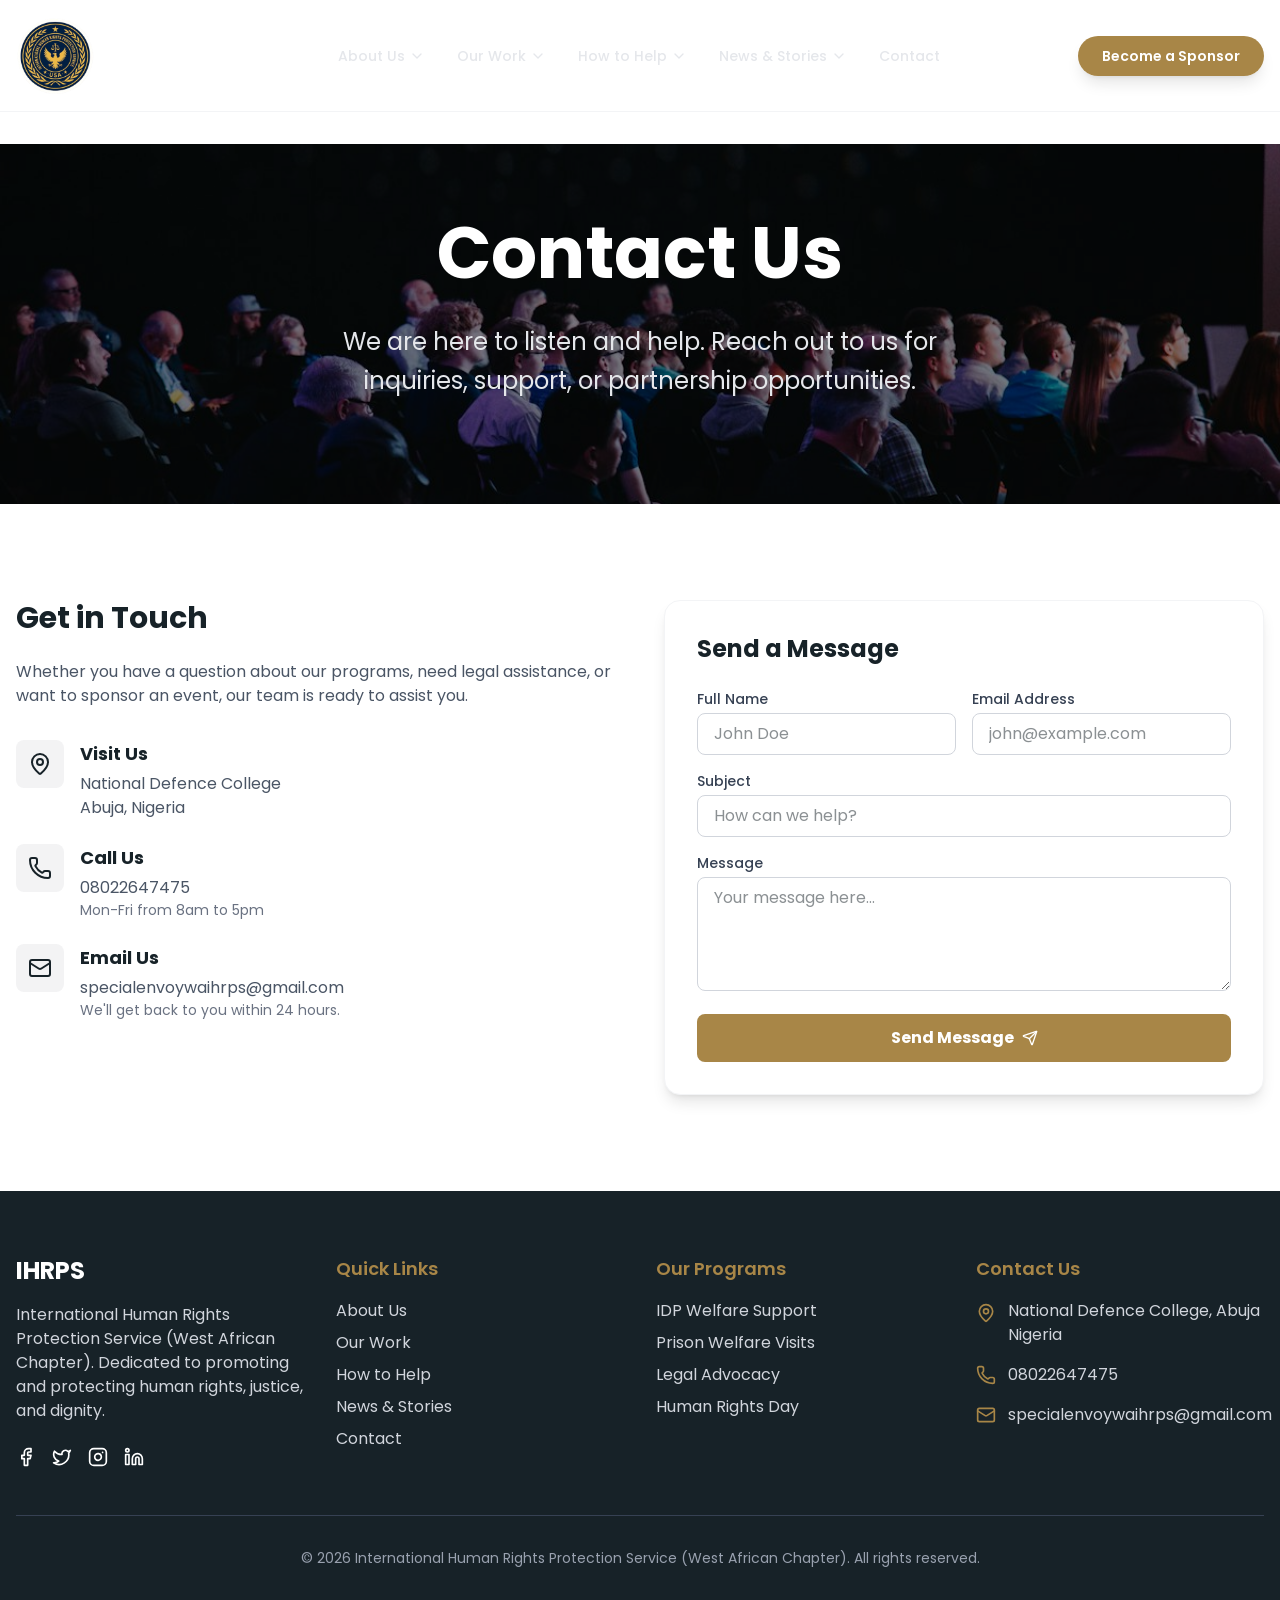
<file: contact/index.html>
<!DOCTYPE html><!--4A1fDHcFpsWiHiPRnesHs--><html lang="en"><head><meta charSet="utf-8"/><meta name="viewport" content="width=device-width, initial-scale=1"/><link rel="preload" href="/_next/static/media/043b82ab31bba5a4-s.p.b67c2e04.woff2" as="font" crossorigin="" type="font/woff2"/><link rel="preload" href="/_next/static/media/47fe1b7cd6e6ed85-s.p.855a563b.woff2" as="font" crossorigin="" type="font/woff2"/><link rel="preload" href="/_next/static/media/4b766aa38fdaaae3-s.p.6d98c708.woff2" as="font" crossorigin="" type="font/woff2"/><link rel="preload" href="/_next/static/media/829ba4228c966254-s.p.a61bc753.woff2" as="font" crossorigin="" type="font/woff2"/><link rel="preload" href="/_next/static/media/8e6fa89aa22d24ec-s.p.3aec397d.woff2" as="font" crossorigin="" type="font/woff2"/><link rel="preload" href="/_next/static/media/a218039a3287bcfd-s.p.4a23d71b.woff2" as="font" crossorigin="" type="font/woff2"/><link rel="preload" href="/_next/static/media/c7d9ca68f9942779-s.p.5f8f1848.woff2" as="font" crossorigin="" type="font/woff2"/><link rel="preload" href="/_next/static/media/c875c6f5d3e977ac-s.p.80fc2c9e.woff2" as="font" crossorigin="" type="font/woff2"/><link rel="preload" href="/_next/static/media/e2334d715941921e-s.p.d82a9aff.woff2" as="font" crossorigin="" type="font/woff2"/><link rel="stylesheet" href="/_next/static/chunks/30d98c4b17019f96.css" data-precedence="next"/><meta name="next-size-adjust" content=""/><title>International Human Rights Protection Service (West African Chapter)</title><meta name="description" content="Promoting and protecting human rights across West Africa."/><link rel="icon" href="/favicon.ico?favicon.2f53639b.ico" sizes="256x256" type="image/x-icon"/><link rel="icon" href="/icon.png?icon.4544db1c.png" sizes="500x500" type="image/png"/></head><body class="poppins_7bca3204-module__bb2BKG__variable poppins_7bca3204-module__bb2BKG__className antialiased flex flex-col min-h-screen"><div hidden=""><!--$--><!--/$--></div><nav class="fixed w-full z-50 transition-all duration-300 bg-transparent py-4 text-white"><div class="container mx-auto px-4"><div class="flex justify-between items-center"><a class="flex items-center space-x-4 z-50" href="/"><div class="relative w-20 h-20"><img alt="IHRPS Logo" loading="lazy" decoding="async" data-nimg="fill" class="object-contain" style="position:absolute;height:100%;width:100%;left:0;top:0;right:0;bottom:0;color:transparent" sizes="100vw" srcSet="/assets/icon.png" src="/assets/icon.png"/></div><span class="text-2xl md:text-3xl font-black uppercase tracking-widest -ml-4 text-white">IHRPS</span></a><div class="hidden lg:flex items-center space-x-8"><div class="relative group"><button class="flex items-center space-x-1 font-medium text-sm transition-colors py-2 text-gray-200 hover:text-white"><span>About Us</span><svg xmlns="http://www.w3.org/2000/svg" width="24" height="24" viewBox="0 0 24 24" fill="none" stroke="currentColor" stroke-width="2" stroke-linecap="round" stroke-linejoin="round" class="lucide lucide-chevron-down w-4 h-4" aria-hidden="true"><path d="m6 9 6 6 6-6"></path></svg></button><div class="absolute top-full left-1/2 -translate-x-1/2 w-[600px] bg-white rounded-lg shadow-xl border border-gray-100 overflow-hidden transition-all duration-200 origin-top opacity-0 scale-95 invisible"><div class="p-6 grid grid-cols-2 gap-6"><a class="flex items-start space-x-4 p-3 rounded-lg hover:bg-gray-50 transition-colors group/item" href="/about"><div class="w-10 h-10 rounded-full bg-primary/5 flex items-center justify-center shrink-0 group-hover/item:bg-accent/10 transition-colors"><svg xmlns="http://www.w3.org/2000/svg" width="24" height="24" viewBox="0 0 24 24" fill="none" stroke="currentColor" stroke-width="2" stroke-linecap="round" stroke-linejoin="round" class="lucide lucide-globe w-5 h-5 text-primary group-hover/item:text-accent transition-colors" aria-hidden="true"><circle cx="12" cy="12" r="10"></circle><path d="M12 2a14.5 14.5 0 0 0 0 20 14.5 14.5 0 0 0 0-20"></path><path d="M2 12h20"></path></svg></div><div><h4 class="text-sm font-semibold text-gray-900 group-hover/item:text-accent transition-colors">Who We Are</h4><p class="text-xs text-gray-500 mt-1 line-clamp-2">Learn about our mission and values</p></div></a><a class="flex items-start space-x-4 p-3 rounded-lg hover:bg-gray-50 transition-colors group/item" href="/about/vision"><div class="w-10 h-10 rounded-full bg-primary/5 flex items-center justify-center shrink-0 group-hover/item:bg-accent/10 transition-colors"><svg xmlns="http://www.w3.org/2000/svg" width="24" height="24" viewBox="0 0 24 24" fill="none" stroke="currentColor" stroke-width="2" stroke-linecap="round" stroke-linejoin="round" class="lucide lucide-shield w-5 h-5 text-primary group-hover/item:text-accent transition-colors" aria-hidden="true"><path d="M20 13c0 5-3.5 7.5-7.66 8.95a1 1 0 0 1-.67-.01C7.5 20.5 4 18 4 13V6a1 1 0 0 1 1-1c2 0 4.5-1.2 6.24-2.72a1.17 1.17 0 0 1 1.52 0C14.51 3.81 17 5 19 5a1 1 0 0 1 1 1z"></path></svg></div><div><h4 class="text-sm font-semibold text-gray-900 group-hover/item:text-accent transition-colors">Vision 2026</h4><p class="text-xs text-gray-500 mt-1 line-clamp-2">Our strategic roadmap for the future</p></div></a><a class="flex items-start space-x-4 p-3 rounded-lg hover:bg-gray-50 transition-colors group/item" href="/about/leadership"><div class="w-10 h-10 rounded-full bg-primary/5 flex items-center justify-center shrink-0 group-hover/item:bg-accent/10 transition-colors"><svg xmlns="http://www.w3.org/2000/svg" width="24" height="24" viewBox="0 0 24 24" fill="none" stroke="currentColor" stroke-width="2" stroke-linecap="round" stroke-linejoin="round" class="lucide lucide-users w-5 h-5 text-primary group-hover/item:text-accent transition-colors" aria-hidden="true"><path d="M16 21v-2a4 4 0 0 0-4-4H6a4 4 0 0 0-4 4v2"></path><path d="M16 3.128a4 4 0 0 1 0 7.744"></path><path d="M22 21v-2a4 4 0 0 0-3-3.87"></path><circle cx="9" cy="7" r="4"></circle></svg></div><div><h4 class="text-sm font-semibold text-gray-900 group-hover/item:text-accent transition-colors">Leadership</h4><p class="text-xs text-gray-500 mt-1 line-clamp-2">Meet the team leading the charge</p></div></a></div><div class="bg-gray-50 p-4 text-center"><a class="text-xs font-medium text-accent hover:text-primary transition-colors uppercase tracking-wide" href="/about">View All <!-- -->About Us<!-- --> →</a></div></div></div><div class="relative group"><button class="flex items-center space-x-1 font-medium text-sm transition-colors py-2 text-gray-200 hover:text-white"><span>Our Work</span><svg xmlns="http://www.w3.org/2000/svg" width="24" height="24" viewBox="0 0 24 24" fill="none" stroke="currentColor" stroke-width="2" stroke-linecap="round" stroke-linejoin="round" class="lucide lucide-chevron-down w-4 h-4" aria-hidden="true"><path d="m6 9 6 6 6-6"></path></svg></button><div class="absolute top-full left-1/2 -translate-x-1/2 w-[600px] bg-white rounded-lg shadow-xl border border-gray-100 overflow-hidden transition-all duration-200 origin-top opacity-0 scale-95 invisible"><div class="p-6 grid grid-cols-2 gap-6"><a class="flex items-start space-x-4 p-3 rounded-lg hover:bg-gray-50 transition-colors group/item" href="/our-work/programs"><div class="w-10 h-10 rounded-full bg-primary/5 flex items-center justify-center shrink-0 group-hover/item:bg-accent/10 transition-colors"><svg xmlns="http://www.w3.org/2000/svg" width="24" height="24" viewBox="0 0 24 24" fill="none" stroke="currentColor" stroke-width="2" stroke-linecap="round" stroke-linejoin="round" class="lucide lucide-hand-heart w-5 h-5 text-primary group-hover/item:text-accent transition-colors" aria-hidden="true"><path d="M11 14h2a2 2 0 0 0 0-4h-3c-.6 0-1.1.2-1.4.6L3 16"></path><path d="m14.45 13.39 5.05-4.694C20.196 8 21 6.85 21 5.75a2.75 2.75 0 0 0-4.797-1.837.276.276 0 0 1-.406 0A2.75 2.75 0 0 0 11 5.75c0 1.2.802 2.248 1.5 2.946L16 11.95"></path><path d="m2 15 6 6"></path><path d="m7 20 1.6-1.4c.3-.4.8-.6 1.4-.6h4c1.1 0 2.1-.4 2.8-1.2l4.6-4.4a1 1 0 0 0-2.75-2.91"></path></svg></div><div><h4 class="text-sm font-semibold text-gray-900 group-hover/item:text-accent transition-colors">Programs</h4><p class="text-xs text-gray-500 mt-1 line-clamp-2">Initiatives driving real change</p></div></a><a class="flex items-start space-x-4 p-3 rounded-lg hover:bg-gray-50 transition-colors group/item" href="/our-work/advocacy"><div class="w-10 h-10 rounded-full bg-primary/5 flex items-center justify-center shrink-0 group-hover/item:bg-accent/10 transition-colors"><svg xmlns="http://www.w3.org/2000/svg" width="24" height="24" viewBox="0 0 24 24" fill="none" stroke="currentColor" stroke-width="2" stroke-linecap="round" stroke-linejoin="round" class="lucide lucide-scale w-5 h-5 text-primary group-hover/item:text-accent transition-colors" aria-hidden="true"><path d="M12 3v18"></path><path d="m19 8 3 8a5 5 0 0 1-6 0zV7"></path><path d="M3 7h1a17 17 0 0 0 8-2 17 17 0 0 0 8 2h1"></path><path d="m5 8 3 8a5 5 0 0 1-6 0zV7"></path><path d="M7 21h10"></path></svg></div><div><h4 class="text-sm font-semibold text-gray-900 group-hover/item:text-accent transition-colors">Advocacy</h4><p class="text-xs text-gray-500 mt-1 line-clamp-2">Fighting for justice and equality</p></div></a><a class="flex items-start space-x-4 p-3 rounded-lg hover:bg-gray-50 transition-colors group/item" href="/our-work/projects"><div class="w-10 h-10 rounded-full bg-primary/5 flex items-center justify-center shrink-0 group-hover/item:bg-accent/10 transition-colors"><svg xmlns="http://www.w3.org/2000/svg" width="24" height="24" viewBox="0 0 24 24" fill="none" stroke="currentColor" stroke-width="2" stroke-linecap="round" stroke-linejoin="round" class="lucide lucide-globe w-5 h-5 text-primary group-hover/item:text-accent transition-colors" aria-hidden="true"><circle cx="12" cy="12" r="10"></circle><path d="M12 2a14.5 14.5 0 0 0 0 20 14.5 14.5 0 0 0 0-20"></path><path d="M2 12h20"></path></svg></div><div><h4 class="text-sm font-semibold text-gray-900 group-hover/item:text-accent transition-colors">Projects</h4><p class="text-xs text-gray-500 mt-1 line-clamp-2">Ongoing field operations</p></div></a></div><div class="bg-gray-50 p-4 text-center"><a class="text-xs font-medium text-accent hover:text-primary transition-colors uppercase tracking-wide" href="/our-work">View All <!-- -->Our Work<!-- --> →</a></div></div></div><div class="relative group"><button class="flex items-center space-x-1 font-medium text-sm transition-colors py-2 text-gray-200 hover:text-white"><span>How to Help</span><svg xmlns="http://www.w3.org/2000/svg" width="24" height="24" viewBox="0 0 24 24" fill="none" stroke="currentColor" stroke-width="2" stroke-linecap="round" stroke-linejoin="round" class="lucide lucide-chevron-down w-4 h-4" aria-hidden="true"><path d="m6 9 6 6 6-6"></path></svg></button><div class="absolute top-full left-1/2 -translate-x-1/2 w-[600px] bg-white rounded-lg shadow-xl border border-gray-100 overflow-hidden transition-all duration-200 origin-top opacity-0 scale-95 invisible"><div class="p-6 grid grid-cols-2 gap-6"><a class="flex items-start space-x-4 p-3 rounded-lg hover:bg-gray-50 transition-colors group/item" href="/how-to-help/sponsorship"><div class="w-10 h-10 rounded-full bg-primary/5 flex items-center justify-center shrink-0 group-hover/item:bg-accent/10 transition-colors"><svg xmlns="http://www.w3.org/2000/svg" width="24" height="24" viewBox="0 0 24 24" fill="none" stroke="currentColor" stroke-width="2" stroke-linecap="round" stroke-linejoin="round" class="lucide lucide-award w-5 h-5 text-primary group-hover/item:text-accent transition-colors" aria-hidden="true"><path d="m15.477 12.89 1.515 8.526a.5.5 0 0 1-.81.47l-3.58-2.687a1 1 0 0 0-1.197 0l-3.586 2.686a.5.5 0 0 1-.81-.469l1.514-8.526"></path><circle cx="12" cy="8" r="6"></circle></svg></div><div><h4 class="text-sm font-semibold text-gray-900 group-hover/item:text-accent transition-colors">Sponsorship</h4><p class="text-xs text-gray-500 mt-1 line-clamp-2">Support our cause financially</p></div></a><a class="flex items-start space-x-4 p-3 rounded-lg hover:bg-gray-50 transition-colors group/item" href="/how-to-help/partner"><div class="w-10 h-10 rounded-full bg-primary/5 flex items-center justify-center shrink-0 group-hover/item:bg-accent/10 transition-colors"><svg xmlns="http://www.w3.org/2000/svg" width="24" height="24" viewBox="0 0 24 24" fill="none" stroke="currentColor" stroke-width="2" stroke-linecap="round" stroke-linejoin="round" class="lucide lucide-users w-5 h-5 text-primary group-hover/item:text-accent transition-colors" aria-hidden="true"><path d="M16 21v-2a4 4 0 0 0-4-4H6a4 4 0 0 0-4 4v2"></path><path d="M16 3.128a4 4 0 0 1 0 7.744"></path><path d="M22 21v-2a4 4 0 0 0-3-3.87"></path><circle cx="9" cy="7" r="4"></circle></svg></div><div><h4 class="text-sm font-semibold text-gray-900 group-hover/item:text-accent transition-colors">Partner with Us</h4><p class="text-xs text-gray-500 mt-1 line-clamp-2">Collaborate for greater impact</p></div></a></div><div class="bg-gray-50 p-4 text-center"><a class="text-xs font-medium text-accent hover:text-primary transition-colors uppercase tracking-wide" href="/how-to-help">View All <!-- -->How to Help<!-- --> →</a></div></div></div><div class="relative group"><button class="flex items-center space-x-1 font-medium text-sm transition-colors py-2 text-gray-200 hover:text-white"><span>News &amp; Stories</span><svg xmlns="http://www.w3.org/2000/svg" width="24" height="24" viewBox="0 0 24 24" fill="none" stroke="currentColor" stroke-width="2" stroke-linecap="round" stroke-linejoin="round" class="lucide lucide-chevron-down w-4 h-4" aria-hidden="true"><path d="m6 9 6 6 6-6"></path></svg></button><div class="absolute top-full left-1/2 -translate-x-1/2 w-[600px] bg-white rounded-lg shadow-xl border border-gray-100 overflow-hidden transition-all duration-200 origin-top opacity-0 scale-95 invisible"><div class="p-6 grid grid-cols-2 gap-6"><a class="flex items-start space-x-4 p-3 rounded-lg hover:bg-gray-50 transition-colors group/item" href="/news"><div class="w-10 h-10 rounded-full bg-primary/5 flex items-center justify-center shrink-0 group-hover/item:bg-accent/10 transition-colors"><svg xmlns="http://www.w3.org/2000/svg" width="24" height="24" viewBox="0 0 24 24" fill="none" stroke="currentColor" stroke-width="2" stroke-linecap="round" stroke-linejoin="round" class="lucide lucide-newspaper w-5 h-5 text-primary group-hover/item:text-accent transition-colors" aria-hidden="true"><path d="M15 18h-5"></path><path d="M18 14h-8"></path><path d="M4 22h16a2 2 0 0 0 2-2V4a2 2 0 0 0-2-2H8a2 2 0 0 0-2 2v16a2 2 0 0 1-4 0v-9a2 2 0 0 1 2-2h2"></path><rect width="8" height="4" x="10" y="6" rx="1"></rect></svg></div><div><h4 class="text-sm font-semibold text-gray-900 group-hover/item:text-accent transition-colors">Latest News</h4><p class="text-xs text-gray-500 mt-1 line-clamp-2">Updates from the field</p></div></a><a class="flex items-start space-x-4 p-3 rounded-lg hover:bg-gray-50 transition-colors group/item" href="/news/press"><div class="w-10 h-10 rounded-full bg-primary/5 flex items-center justify-center shrink-0 group-hover/item:bg-accent/10 transition-colors"><svg xmlns="http://www.w3.org/2000/svg" width="24" height="24" viewBox="0 0 24 24" fill="none" stroke="currentColor" stroke-width="2" stroke-linecap="round" stroke-linejoin="round" class="lucide lucide-globe w-5 h-5 text-primary group-hover/item:text-accent transition-colors" aria-hidden="true"><circle cx="12" cy="12" r="10"></circle><path d="M12 2a14.5 14.5 0 0 0 0 20 14.5 14.5 0 0 0 0-20"></path><path d="M2 12h20"></path></svg></div><div><h4 class="text-sm font-semibold text-gray-900 group-hover/item:text-accent transition-colors">Press Releases</h4><p class="text-xs text-gray-500 mt-1 line-clamp-2">Official announcements</p></div></a><a class="flex items-start space-x-4 p-3 rounded-lg hover:bg-gray-50 transition-colors group/item" href="/news/events"><div class="w-10 h-10 rounded-full bg-primary/5 flex items-center justify-center shrink-0 group-hover/item:bg-accent/10 transition-colors"><svg xmlns="http://www.w3.org/2000/svg" width="24" height="24" viewBox="0 0 24 24" fill="none" stroke="currentColor" stroke-width="2" stroke-linecap="round" stroke-linejoin="round" class="lucide lucide-calendar w-5 h-5 text-primary group-hover/item:text-accent transition-colors" aria-hidden="true"><path d="M8 2v4"></path><path d="M16 2v4"></path><rect width="18" height="18" x="3" y="4" rx="2"></rect><path d="M3 10h18"></path></svg></div><div><h4 class="text-sm font-semibold text-gray-900 group-hover/item:text-accent transition-colors">Events</h4><p class="text-xs text-gray-500 mt-1 line-clamp-2">Upcoming gatherings and conferences</p></div></a></div><div class="bg-gray-50 p-4 text-center"><a class="text-xs font-medium text-accent hover:text-primary transition-colors uppercase tracking-wide" href="/news">View All <!-- -->News &amp; Stories<!-- --> →</a></div></div></div><a class="font-medium text-sm transition-colors text-gray-200 hover:text-white" href="/contact">Contact</a></div><div class="hidden lg:block"><a class="bg-accent hover:bg-accent/90 text-white px-6 py-2.5 rounded-full text-sm font-semibold transition-colors shadow-lg hover:shadow-xl transform hover:-translate-y-0.5 duration-200" href="/how-to-help/sponsorship">Become a Sponsor</a></div><button class="lg:hidden z-50"><svg xmlns="http://www.w3.org/2000/svg" width="24" height="24" viewBox="0 0 24 24" fill="none" stroke="currentColor" stroke-width="2" stroke-linecap="round" stroke-linejoin="round" class="lucide lucide-menu w-6 h-6 text-white" aria-hidden="true"><path d="M4 5h16"></path><path d="M4 12h16"></path><path d="M4 19h16"></path></svg></button></div></div><div class="fixed inset-0 bg-primary/95 backdrop-blur-sm z-40 transition-all duration-300 lg:hidden flex flex-col pt-24 px-6 overflow-y-auto opacity-0 invisible"><div class="space-y-6"><div class="space-y-3"><div class="flex items-center space-x-2 text-accent font-semibold text-lg border-b border-white/10 pb-2"><svg xmlns="http://www.w3.org/2000/svg" width="24" height="24" viewBox="0 0 24 24" fill="none" stroke="currentColor" stroke-width="2" stroke-linecap="round" stroke-linejoin="round" class="lucide lucide-info w-5 h-5" aria-hidden="true"><circle cx="12" cy="12" r="10"></circle><path d="M12 16v-4"></path><path d="M12 8h.01"></path></svg><span>About Us</span></div><div class="grid grid-cols-1 gap-3 pl-4"><a class="text-gray-300 hover:text-white text-sm py-1 block" href="/about">Who We Are</a><a class="text-gray-300 hover:text-white text-sm py-1 block" href="/about/vision">Vision 2026</a><a class="text-gray-300 hover:text-white text-sm py-1 block" href="/about/leadership">Leadership</a></div></div><div class="space-y-3"><div class="flex items-center space-x-2 text-accent font-semibold text-lg border-b border-white/10 pb-2"><svg xmlns="http://www.w3.org/2000/svg" width="24" height="24" viewBox="0 0 24 24" fill="none" stroke="currentColor" stroke-width="2" stroke-linecap="round" stroke-linejoin="round" class="lucide lucide-scale w-5 h-5" aria-hidden="true"><path d="M12 3v18"></path><path d="m19 8 3 8a5 5 0 0 1-6 0zV7"></path><path d="M3 7h1a17 17 0 0 0 8-2 17 17 0 0 0 8 2h1"></path><path d="m5 8 3 8a5 5 0 0 1-6 0zV7"></path><path d="M7 21h10"></path></svg><span>Our Work</span></div><div class="grid grid-cols-1 gap-3 pl-4"><a class="text-gray-300 hover:text-white text-sm py-1 block" href="/our-work/programs">Programs</a><a class="text-gray-300 hover:text-white text-sm py-1 block" href="/our-work/advocacy">Advocacy</a><a class="text-gray-300 hover:text-white text-sm py-1 block" href="/our-work/projects">Projects</a></div></div><div class="space-y-3"><div class="flex items-center space-x-2 text-accent font-semibold text-lg border-b border-white/10 pb-2"><svg xmlns="http://www.w3.org/2000/svg" width="24" height="24" viewBox="0 0 24 24" fill="none" stroke="currentColor" stroke-width="2" stroke-linecap="round" stroke-linejoin="round" class="lucide lucide-heart w-5 h-5" aria-hidden="true"><path d="M2 9.5a5.5 5.5 0 0 1 9.591-3.676.56.56 0 0 0 .818 0A5.49 5.49 0 0 1 22 9.5c0 2.29-1.5 4-3 5.5l-5.492 5.313a2 2 0 0 1-3 .019L5 15c-1.5-1.5-3-3.2-3-5.5"></path></svg><span>How to Help</span></div><div class="grid grid-cols-1 gap-3 pl-4"><a class="text-gray-300 hover:text-white text-sm py-1 block" href="/how-to-help/sponsorship">Sponsorship</a><a class="text-gray-300 hover:text-white text-sm py-1 block" href="/how-to-help/partner">Partner with Us</a></div></div><div class="space-y-3"><div class="flex items-center space-x-2 text-accent font-semibold text-lg border-b border-white/10 pb-2"><svg xmlns="http://www.w3.org/2000/svg" width="24" height="24" viewBox="0 0 24 24" fill="none" stroke="currentColor" stroke-width="2" stroke-linecap="round" stroke-linejoin="round" class="lucide lucide-newspaper w-5 h-5" aria-hidden="true"><path d="M15 18h-5"></path><path d="M18 14h-8"></path><path d="M4 22h16a2 2 0 0 0 2-2V4a2 2 0 0 0-2-2H8a2 2 0 0 0-2 2v16a2 2 0 0 1-4 0v-9a2 2 0 0 1 2-2h2"></path><rect width="8" height="4" x="10" y="6" rx="1"></rect></svg><span>News &amp; Stories</span></div><div class="grid grid-cols-1 gap-3 pl-4"><a class="text-gray-300 hover:text-white text-sm py-1 block" href="/news">Latest News</a><a class="text-gray-300 hover:text-white text-sm py-1 block" href="/news/press">Press Releases</a><a class="text-gray-300 hover:text-white text-sm py-1 block" href="/news/events">Events</a></div></div><a class="block text-lg font-semibold text-white border-b border-white/10 pb-2" href="/contact">Contact</a><a class="block w-full bg-accent text-white text-center py-3 rounded-lg font-semibold mt-8" href="/how-to-help/sponsorship">Become a Sponsor</a></div></div></nav><div class="h-24 md:h-28 w-full bg-white border-b border-gray-100 mb-8"></div><main class="flex-grow"><div><div class="relative flex items-center justify-center text-center text-white overflow-hidden min-h-[40vh]"><div class="absolute inset-0 bg-cover bg-center bg-no-repeat z-0" style="background-image:url(/assets/contact-hero-placeholder.jpg)"><div class="absolute inset-0 bg-black/50"></div></div><div class="relative z-10 container mx-auto px-4 max-w-4xl"><h1 class="text-4xl md:text-6xl lg:text-7xl font-bold mb-6 leading-tight animate-fade-in-up">Contact Us</h1><p class="text-lg md:text-xl lg:text-2xl text-gray-200 mb-10 max-w-2xl mx-auto leading-relaxed">We are here to listen and help. Reach out to us for inquiries, support, or partnership opportunities.</p><div class="flex flex-col sm:flex-row items-center justify-center gap-4"></div></div></div><section class="py-16 md:py-24"><div class="container mx-auto px-4"><div class="grid grid-cols-1 lg:grid-cols-2 gap-12"><div><h2 class="text-3xl font-bold mb-6 text-primary">Get in Touch</h2><p class="text-gray-600 mb-8">Whether you have a question about our programs, need legal assistance, or want to sponsor an event, our team is ready to assist you.</p><div class="space-y-6"><div class="flex items-start space-x-4"><div class="w-12 h-12 bg-primary/5 rounded-lg flex items-center justify-center shrink-0 text-primary"><svg xmlns="http://www.w3.org/2000/svg" width="24" height="24" viewBox="0 0 24 24" fill="none" stroke="currentColor" stroke-width="2" stroke-linecap="round" stroke-linejoin="round" class="lucide lucide-map-pin w-6 h-6" aria-hidden="true"><path d="M20 10c0 4.993-5.539 10.193-7.399 11.799a1 1 0 0 1-1.202 0C9.539 20.193 4 14.993 4 10a8 8 0 0 1 16 0"></path><circle cx="12" cy="10" r="3"></circle></svg></div><div><h3 class="font-bold text-lg mb-1">Visit Us</h3><p class="text-gray-600">National Defence College<br/>Abuja, Nigeria</p></div></div><div class="flex items-start space-x-4"><div class="w-12 h-12 bg-primary/5 rounded-lg flex items-center justify-center shrink-0 text-primary"><svg xmlns="http://www.w3.org/2000/svg" width="24" height="24" viewBox="0 0 24 24" fill="none" stroke="currentColor" stroke-width="2" stroke-linecap="round" stroke-linejoin="round" class="lucide lucide-phone w-6 h-6" aria-hidden="true"><path d="M13.832 16.568a1 1 0 0 0 1.213-.303l.355-.465A2 2 0 0 1 17 15h3a2 2 0 0 1 2 2v3a2 2 0 0 1-2 2A18 18 0 0 1 2 4a2 2 0 0 1 2-2h3a2 2 0 0 1 2 2v3a2 2 0 0 1-.8 1.6l-.468.351a1 1 0 0 0-.292 1.233 14 14 0 0 0 6.392 6.384"></path></svg></div><div><h3 class="font-bold text-lg mb-1">Call Us</h3><p class="text-gray-600">08022647475</p><p class="text-sm text-gray-500">Mon-Fri from 8am to 5pm</p></div></div><div class="flex items-start space-x-4"><div class="w-12 h-12 bg-primary/5 rounded-lg flex items-center justify-center shrink-0 text-primary"><svg xmlns="http://www.w3.org/2000/svg" width="24" height="24" viewBox="0 0 24 24" fill="none" stroke="currentColor" stroke-width="2" stroke-linecap="round" stroke-linejoin="round" class="lucide lucide-mail w-6 h-6" aria-hidden="true"><path d="m22 7-8.991 5.727a2 2 0 0 1-2.009 0L2 7"></path><rect x="2" y="4" width="20" height="16" rx="2"></rect></svg></div><div><h3 class="font-bold text-lg mb-1">Email Us</h3><p class="text-gray-600">specialenvoywaihrps@gmail.com</p><p class="text-sm text-gray-500">We&#x27;ll get back to you within 24 hours.</p></div></div></div></div><div class="bg-white p-8 rounded-2xl shadow-lg border border-gray-100"><h3 class="text-2xl font-bold mb-6 text-primary">Send a Message</h3><form class="space-y-4"><div class="grid grid-cols-1 md:grid-cols-2 gap-4"><div><label for="name" class="block text-sm font-medium text-gray-700 mb-1">Full Name</label><input type="text" id="name" class="w-full px-4 py-2 border border-gray-300 rounded-lg focus:ring-2 focus:ring-accent focus:border-transparent outline-none transition-all" placeholder="John Doe"/></div><div><label for="email" class="block text-sm font-medium text-gray-700 mb-1">Email Address</label><input type="email" id="email" class="w-full px-4 py-2 border border-gray-300 rounded-lg focus:ring-2 focus:ring-accent focus:border-transparent outline-none transition-all" placeholder="john@example.com"/></div></div><div><label for="subject" class="block text-sm font-medium text-gray-700 mb-1">Subject</label><input type="text" id="subject" class="w-full px-4 py-2 border border-gray-300 rounded-lg focus:ring-2 focus:ring-accent focus:border-transparent outline-none transition-all" placeholder="How can we help?"/></div><div><label for="message" class="block text-sm font-medium text-gray-700 mb-1">Message</label><textarea id="message" rows="4" class="w-full px-4 py-2 border border-gray-300 rounded-lg focus:ring-2 focus:ring-accent focus:border-transparent outline-none transition-all" placeholder="Your message here..."></textarea></div><button type="button" class="w-full bg-accent hover:bg-accent/90 text-white font-bold py-3 rounded-lg transition-colors flex items-center justify-center">Send Message <svg xmlns="http://www.w3.org/2000/svg" width="24" height="24" viewBox="0 0 24 24" fill="none" stroke="currentColor" stroke-width="2" stroke-linecap="round" stroke-linejoin="round" class="lucide lucide-send w-4 h-4 ml-2" aria-hidden="true"><path d="M14.536 21.686a.5.5 0 0 0 .937-.024l6.5-19a.496.496 0 0 0-.635-.635l-19 6.5a.5.5 0 0 0-.024.937l7.93 3.18a2 2 0 0 1 1.112 1.11z"></path><path d="m21.854 2.147-10.94 10.939"></path></svg></button></form></div></div></div></section></div><!--$--><!--/$--></main><footer class="bg-primary text-white pt-16 pb-8"><div class="container mx-auto px-4"><div class="grid grid-cols-1 md:grid-cols-2 lg:grid-cols-4 gap-8 mb-12"><div><h2 class="text-2xl font-bold mb-4 font-serif">IHRPS</h2><p class="text-gray-300 mb-6">International Human Rights Protection Service (West African Chapter). Dedicated to promoting and protecting human rights, justice, and dignity.</p><div class="flex space-x-4"><a class="hover:text-accent transition-colors" href="#"><svg xmlns="http://www.w3.org/2000/svg" width="24" height="24" viewBox="0 0 24 24" fill="none" stroke="currentColor" stroke-width="2" stroke-linecap="round" stroke-linejoin="round" class="lucide lucide-facebook w-5 h-5" aria-hidden="true"><path d="M18 2h-3a5 5 0 0 0-5 5v3H7v4h3v8h4v-8h3l1-4h-4V7a1 1 0 0 1 1-1h3z"></path></svg></a><a class="hover:text-accent transition-colors" href="#"><svg xmlns="http://www.w3.org/2000/svg" width="24" height="24" viewBox="0 0 24 24" fill="none" stroke="currentColor" stroke-width="2" stroke-linecap="round" stroke-linejoin="round" class="lucide lucide-twitter w-5 h-5" aria-hidden="true"><path d="M22 4s-.7 2.1-2 3.4c1.6 10-9.4 17.3-18 11.6 2.2.1 4.4-.6 6-2C3 15.5.5 9.6 3 5c2.2 2.6 5.6 4.1 9 4-.9-4.2 4-6.6 7-3.8 1.1 0 3-1.2 3-1.2z"></path></svg></a><a class="hover:text-accent transition-colors" href="#"><svg xmlns="http://www.w3.org/2000/svg" width="24" height="24" viewBox="0 0 24 24" fill="none" stroke="currentColor" stroke-width="2" stroke-linecap="round" stroke-linejoin="round" class="lucide lucide-instagram w-5 h-5" aria-hidden="true"><rect width="20" height="20" x="2" y="2" rx="5" ry="5"></rect><path d="M16 11.37A4 4 0 1 1 12.63 8 4 4 0 0 1 16 11.37z"></path><line x1="17.5" x2="17.51" y1="6.5" y2="6.5"></line></svg></a><a class="hover:text-accent transition-colors" href="#"><svg xmlns="http://www.w3.org/2000/svg" width="24" height="24" viewBox="0 0 24 24" fill="none" stroke="currentColor" stroke-width="2" stroke-linecap="round" stroke-linejoin="round" class="lucide lucide-linkedin w-5 h-5" aria-hidden="true"><path d="M16 8a6 6 0 0 1 6 6v7h-4v-7a2 2 0 0 0-2-2 2 2 0 0 0-2 2v7h-4v-7a6 6 0 0 1 6-6z"></path><rect width="4" height="12" x="2" y="9"></rect><circle cx="4" cy="4" r="2"></circle></svg></a></div></div><div><h3 class="text-lg font-semibold mb-4 text-accent">Quick Links</h3><ul class="space-y-2"><li><a class="text-gray-300 hover:text-white transition-colors" href="/about">About Us</a></li><li><a class="text-gray-300 hover:text-white transition-colors" href="/our-work">Our Work</a></li><li><a class="text-gray-300 hover:text-white transition-colors" href="/how-to-help">How to Help</a></li><li><a class="text-gray-300 hover:text-white transition-colors" href="/news">News &amp; Stories</a></li><li><a class="text-gray-300 hover:text-white transition-colors" href="/contact">Contact</a></li></ul></div><div><h3 class="text-lg font-semibold mb-4 text-accent">Our Programs</h3><ul class="space-y-2"><li><a class="text-gray-300 hover:text-white transition-colors" href="/our-work/idp-support">IDP Welfare Support</a></li><li><a class="text-gray-300 hover:text-white transition-colors" href="/our-work/prison-visits">Prison Welfare Visits</a></li><li><a class="text-gray-300 hover:text-white transition-colors" href="/our-work/advocacy">Legal Advocacy</a></li><li><a class="text-gray-300 hover:text-white transition-colors" href="/events">Human Rights Day</a></li></ul></div><div><h3 class="text-lg font-semibold mb-4 text-accent">Contact Us</h3><ul class="space-y-4"><li class="flex items-start space-x-3"><svg xmlns="http://www.w3.org/2000/svg" width="24" height="24" viewBox="0 0 24 24" fill="none" stroke="currentColor" stroke-width="2" stroke-linecap="round" stroke-linejoin="round" class="lucide lucide-map-pin w-5 h-5 text-accent mt-1 shrink-0" aria-hidden="true"><path d="M20 10c0 4.993-5.539 10.193-7.399 11.799a1 1 0 0 1-1.202 0C9.539 20.193 4 14.993 4 10a8 8 0 0 1 16 0"></path><circle cx="12" cy="10" r="3"></circle></svg><span class="text-gray-300">National Defence College, Abuja<br/>Nigeria</span></li><li class="flex items-center space-x-3"><svg xmlns="http://www.w3.org/2000/svg" width="24" height="24" viewBox="0 0 24 24" fill="none" stroke="currentColor" stroke-width="2" stroke-linecap="round" stroke-linejoin="round" class="lucide lucide-phone w-5 h-5 text-accent shrink-0" aria-hidden="true"><path d="M13.832 16.568a1 1 0 0 0 1.213-.303l.355-.465A2 2 0 0 1 17 15h3a2 2 0 0 1 2 2v3a2 2 0 0 1-2 2A18 18 0 0 1 2 4a2 2 0 0 1 2-2h3a2 2 0 0 1 2 2v3a2 2 0 0 1-.8 1.6l-.468.351a1 1 0 0 0-.292 1.233 14 14 0 0 0 6.392 6.384"></path></svg><span class="text-gray-300">08022647475</span></li><li class="flex items-center space-x-3"><svg xmlns="http://www.w3.org/2000/svg" width="24" height="24" viewBox="0 0 24 24" fill="none" stroke="currentColor" stroke-width="2" stroke-linecap="round" stroke-linejoin="round" class="lucide lucide-mail w-5 h-5 text-accent shrink-0" aria-hidden="true"><path d="m22 7-8.991 5.727a2 2 0 0 1-2.009 0L2 7"></path><rect x="2" y="4" width="20" height="16" rx="2"></rect></svg><a href="mailto:specialenvoywaihrps@gmail.com" class="text-gray-300 hover:text-white transition-colors">specialenvoywaihrps@gmail.com</a></li></ul></div></div><div class="border-t border-gray-700 pt-8 text-center text-gray-400 text-sm"><p>© <!-- -->2026<!-- --> International Human Rights Protection Service (West African Chapter). All rights reserved.</p></div></div></footer></body></html>
</file>
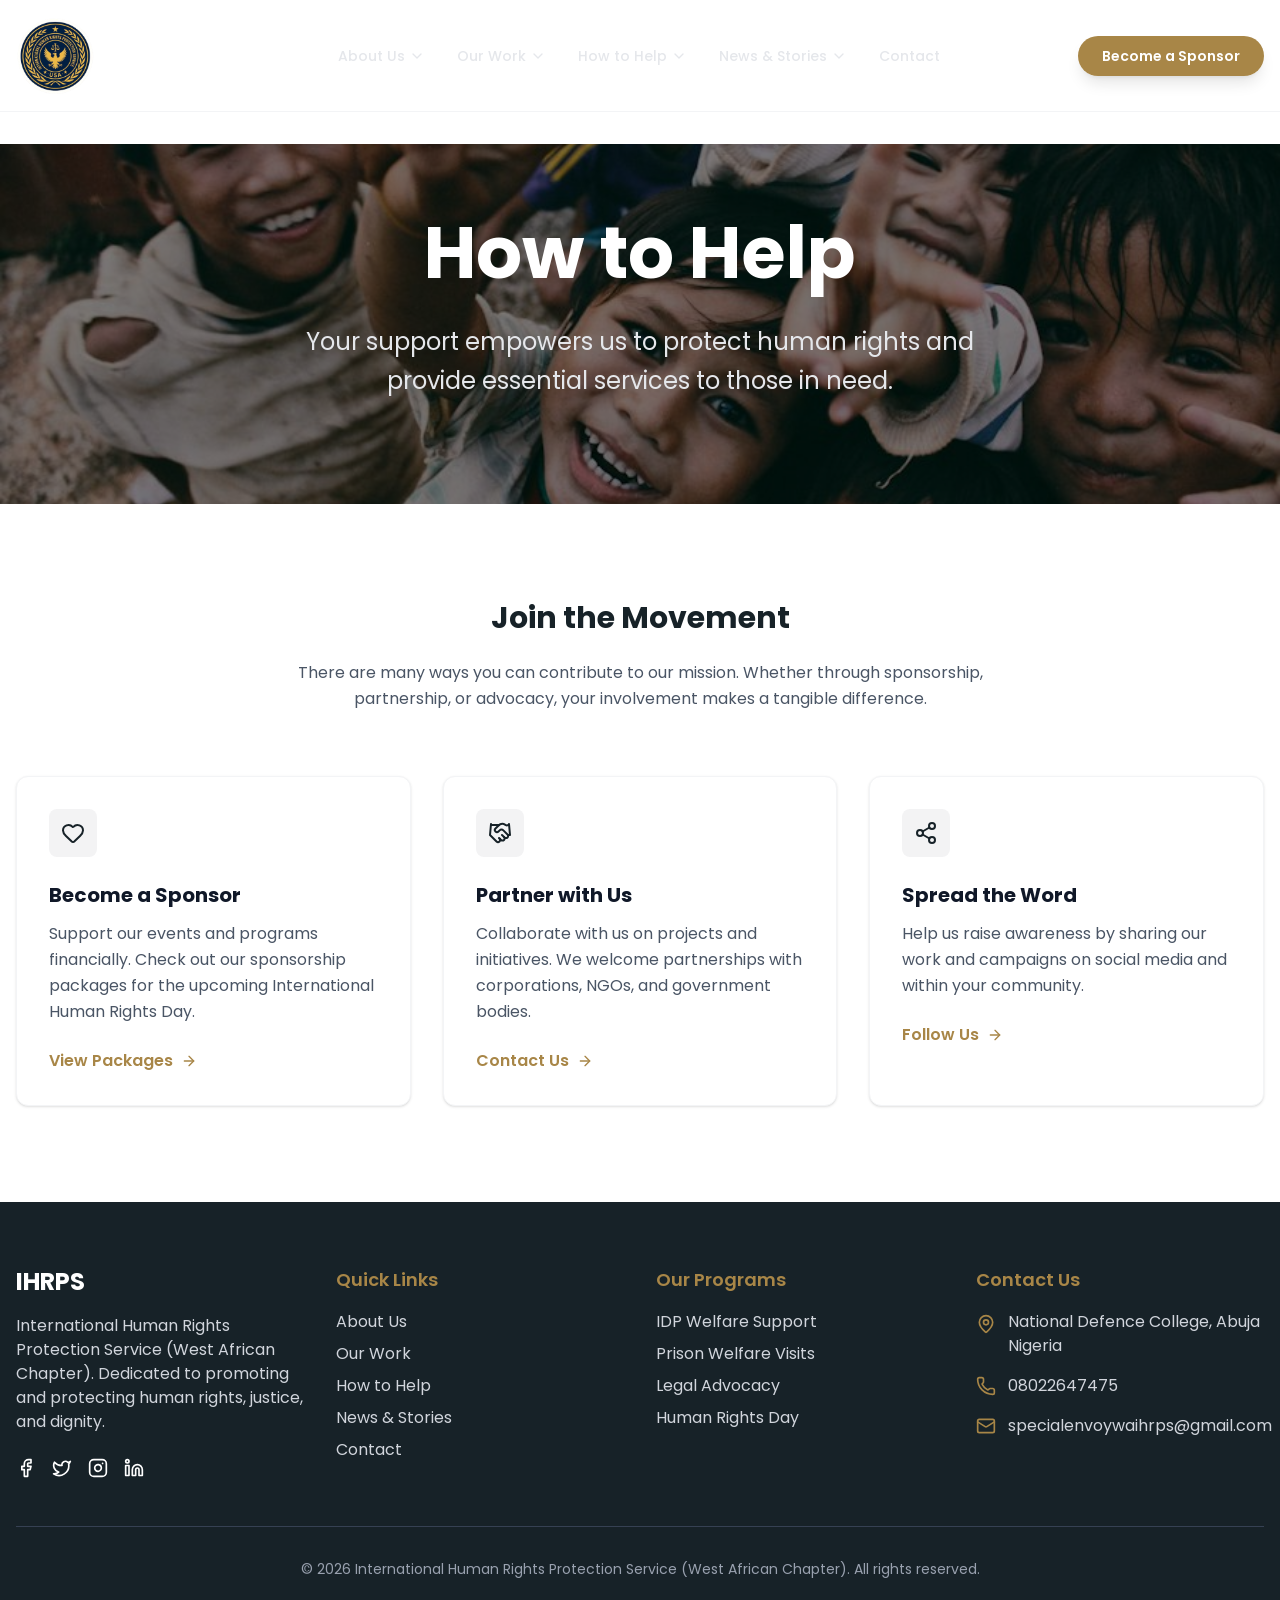
<file: how-to-help/index.html>
<!DOCTYPE html><!--4A1fDHcFpsWiHiPRnesHs--><html lang="en"><head><meta charSet="utf-8"/><meta name="viewport" content="width=device-width, initial-scale=1"/><link rel="preload" href="/_next/static/media/043b82ab31bba5a4-s.p.b67c2e04.woff2" as="font" crossorigin="" type="font/woff2"/><link rel="preload" href="/_next/static/media/47fe1b7cd6e6ed85-s.p.855a563b.woff2" as="font" crossorigin="" type="font/woff2"/><link rel="preload" href="/_next/static/media/4b766aa38fdaaae3-s.p.6d98c708.woff2" as="font" crossorigin="" type="font/woff2"/><link rel="preload" href="/_next/static/media/829ba4228c966254-s.p.a61bc753.woff2" as="font" crossorigin="" type="font/woff2"/><link rel="preload" href="/_next/static/media/8e6fa89aa22d24ec-s.p.3aec397d.woff2" as="font" crossorigin="" type="font/woff2"/><link rel="preload" href="/_next/static/media/a218039a3287bcfd-s.p.4a23d71b.woff2" as="font" crossorigin="" type="font/woff2"/><link rel="preload" href="/_next/static/media/c7d9ca68f9942779-s.p.5f8f1848.woff2" as="font" crossorigin="" type="font/woff2"/><link rel="preload" href="/_next/static/media/c875c6f5d3e977ac-s.p.80fc2c9e.woff2" as="font" crossorigin="" type="font/woff2"/><link rel="preload" href="/_next/static/media/e2334d715941921e-s.p.d82a9aff.woff2" as="font" crossorigin="" type="font/woff2"/><link rel="stylesheet" href="/_next/static/chunks/30d98c4b17019f96.css" data-precedence="next"/><meta name="next-size-adjust" content=""/><title>International Human Rights Protection Service (West African Chapter)</title><meta name="description" content="Promoting and protecting human rights across West Africa."/><link rel="icon" href="/favicon.ico?favicon.2f53639b.ico" sizes="256x256" type="image/x-icon"/><link rel="icon" href="/icon.png?icon.4544db1c.png" sizes="500x500" type="image/png"/></head><body class="poppins_7bca3204-module__bb2BKG__variable poppins_7bca3204-module__bb2BKG__className antialiased flex flex-col min-h-screen"><div hidden=""><!--$--><!--/$--></div><nav class="fixed w-full z-50 transition-all duration-300 bg-transparent py-4 text-white"><div class="container mx-auto px-4"><div class="flex justify-between items-center"><a class="flex items-center space-x-4 z-50" href="/"><div class="relative w-20 h-20"><img alt="IHRPS Logo" loading="lazy" decoding="async" data-nimg="fill" class="object-contain" style="position:absolute;height:100%;width:100%;left:0;top:0;right:0;bottom:0;color:transparent" sizes="100vw" srcSet="/assets/icon.png" src="/assets/icon.png"/></div><span class="text-2xl md:text-3xl font-black uppercase tracking-widest -ml-4 text-white">IHRPS</span></a><div class="hidden lg:flex items-center space-x-8"><div class="relative group"><button class="flex items-center space-x-1 font-medium text-sm transition-colors py-2 text-gray-200 hover:text-white"><span>About Us</span><svg xmlns="http://www.w3.org/2000/svg" width="24" height="24" viewBox="0 0 24 24" fill="none" stroke="currentColor" stroke-width="2" stroke-linecap="round" stroke-linejoin="round" class="lucide lucide-chevron-down w-4 h-4" aria-hidden="true"><path d="m6 9 6 6 6-6"></path></svg></button><div class="absolute top-full left-1/2 -translate-x-1/2 w-[600px] bg-white rounded-lg shadow-xl border border-gray-100 overflow-hidden transition-all duration-200 origin-top opacity-0 scale-95 invisible"><div class="p-6 grid grid-cols-2 gap-6"><a class="flex items-start space-x-4 p-3 rounded-lg hover:bg-gray-50 transition-colors group/item" href="/about"><div class="w-10 h-10 rounded-full bg-primary/5 flex items-center justify-center shrink-0 group-hover/item:bg-accent/10 transition-colors"><svg xmlns="http://www.w3.org/2000/svg" width="24" height="24" viewBox="0 0 24 24" fill="none" stroke="currentColor" stroke-width="2" stroke-linecap="round" stroke-linejoin="round" class="lucide lucide-globe w-5 h-5 text-primary group-hover/item:text-accent transition-colors" aria-hidden="true"><circle cx="12" cy="12" r="10"></circle><path d="M12 2a14.5 14.5 0 0 0 0 20 14.5 14.5 0 0 0 0-20"></path><path d="M2 12h20"></path></svg></div><div><h4 class="text-sm font-semibold text-gray-900 group-hover/item:text-accent transition-colors">Who We Are</h4><p class="text-xs text-gray-500 mt-1 line-clamp-2">Learn about our mission and values</p></div></a><a class="flex items-start space-x-4 p-3 rounded-lg hover:bg-gray-50 transition-colors group/item" href="/about/vision"><div class="w-10 h-10 rounded-full bg-primary/5 flex items-center justify-center shrink-0 group-hover/item:bg-accent/10 transition-colors"><svg xmlns="http://www.w3.org/2000/svg" width="24" height="24" viewBox="0 0 24 24" fill="none" stroke="currentColor" stroke-width="2" stroke-linecap="round" stroke-linejoin="round" class="lucide lucide-shield w-5 h-5 text-primary group-hover/item:text-accent transition-colors" aria-hidden="true"><path d="M20 13c0 5-3.5 7.5-7.66 8.95a1 1 0 0 1-.67-.01C7.5 20.5 4 18 4 13V6a1 1 0 0 1 1-1c2 0 4.5-1.2 6.24-2.72a1.17 1.17 0 0 1 1.52 0C14.51 3.81 17 5 19 5a1 1 0 0 1 1 1z"></path></svg></div><div><h4 class="text-sm font-semibold text-gray-900 group-hover/item:text-accent transition-colors">Vision 2026</h4><p class="text-xs text-gray-500 mt-1 line-clamp-2">Our strategic roadmap for the future</p></div></a><a class="flex items-start space-x-4 p-3 rounded-lg hover:bg-gray-50 transition-colors group/item" href="/about/leadership"><div class="w-10 h-10 rounded-full bg-primary/5 flex items-center justify-center shrink-0 group-hover/item:bg-accent/10 transition-colors"><svg xmlns="http://www.w3.org/2000/svg" width="24" height="24" viewBox="0 0 24 24" fill="none" stroke="currentColor" stroke-width="2" stroke-linecap="round" stroke-linejoin="round" class="lucide lucide-users w-5 h-5 text-primary group-hover/item:text-accent transition-colors" aria-hidden="true"><path d="M16 21v-2a4 4 0 0 0-4-4H6a4 4 0 0 0-4 4v2"></path><path d="M16 3.128a4 4 0 0 1 0 7.744"></path><path d="M22 21v-2a4 4 0 0 0-3-3.87"></path><circle cx="9" cy="7" r="4"></circle></svg></div><div><h4 class="text-sm font-semibold text-gray-900 group-hover/item:text-accent transition-colors">Leadership</h4><p class="text-xs text-gray-500 mt-1 line-clamp-2">Meet the team leading the charge</p></div></a></div><div class="bg-gray-50 p-4 text-center"><a class="text-xs font-medium text-accent hover:text-primary transition-colors uppercase tracking-wide" href="/about">View All <!-- -->About Us<!-- --> →</a></div></div></div><div class="relative group"><button class="flex items-center space-x-1 font-medium text-sm transition-colors py-2 text-gray-200 hover:text-white"><span>Our Work</span><svg xmlns="http://www.w3.org/2000/svg" width="24" height="24" viewBox="0 0 24 24" fill="none" stroke="currentColor" stroke-width="2" stroke-linecap="round" stroke-linejoin="round" class="lucide lucide-chevron-down w-4 h-4" aria-hidden="true"><path d="m6 9 6 6 6-6"></path></svg></button><div class="absolute top-full left-1/2 -translate-x-1/2 w-[600px] bg-white rounded-lg shadow-xl border border-gray-100 overflow-hidden transition-all duration-200 origin-top opacity-0 scale-95 invisible"><div class="p-6 grid grid-cols-2 gap-6"><a class="flex items-start space-x-4 p-3 rounded-lg hover:bg-gray-50 transition-colors group/item" href="/our-work/programs"><div class="w-10 h-10 rounded-full bg-primary/5 flex items-center justify-center shrink-0 group-hover/item:bg-accent/10 transition-colors"><svg xmlns="http://www.w3.org/2000/svg" width="24" height="24" viewBox="0 0 24 24" fill="none" stroke="currentColor" stroke-width="2" stroke-linecap="round" stroke-linejoin="round" class="lucide lucide-hand-heart w-5 h-5 text-primary group-hover/item:text-accent transition-colors" aria-hidden="true"><path d="M11 14h2a2 2 0 0 0 0-4h-3c-.6 0-1.1.2-1.4.6L3 16"></path><path d="m14.45 13.39 5.05-4.694C20.196 8 21 6.85 21 5.75a2.75 2.75 0 0 0-4.797-1.837.276.276 0 0 1-.406 0A2.75 2.75 0 0 0 11 5.75c0 1.2.802 2.248 1.5 2.946L16 11.95"></path><path d="m2 15 6 6"></path><path d="m7 20 1.6-1.4c.3-.4.8-.6 1.4-.6h4c1.1 0 2.1-.4 2.8-1.2l4.6-4.4a1 1 0 0 0-2.75-2.91"></path></svg></div><div><h4 class="text-sm font-semibold text-gray-900 group-hover/item:text-accent transition-colors">Programs</h4><p class="text-xs text-gray-500 mt-1 line-clamp-2">Initiatives driving real change</p></div></a><a class="flex items-start space-x-4 p-3 rounded-lg hover:bg-gray-50 transition-colors group/item" href="/our-work/advocacy"><div class="w-10 h-10 rounded-full bg-primary/5 flex items-center justify-center shrink-0 group-hover/item:bg-accent/10 transition-colors"><svg xmlns="http://www.w3.org/2000/svg" width="24" height="24" viewBox="0 0 24 24" fill="none" stroke="currentColor" stroke-width="2" stroke-linecap="round" stroke-linejoin="round" class="lucide lucide-scale w-5 h-5 text-primary group-hover/item:text-accent transition-colors" aria-hidden="true"><path d="M12 3v18"></path><path d="m19 8 3 8a5 5 0 0 1-6 0zV7"></path><path d="M3 7h1a17 17 0 0 0 8-2 17 17 0 0 0 8 2h1"></path><path d="m5 8 3 8a5 5 0 0 1-6 0zV7"></path><path d="M7 21h10"></path></svg></div><div><h4 class="text-sm font-semibold text-gray-900 group-hover/item:text-accent transition-colors">Advocacy</h4><p class="text-xs text-gray-500 mt-1 line-clamp-2">Fighting for justice and equality</p></div></a><a class="flex items-start space-x-4 p-3 rounded-lg hover:bg-gray-50 transition-colors group/item" href="/our-work/projects"><div class="w-10 h-10 rounded-full bg-primary/5 flex items-center justify-center shrink-0 group-hover/item:bg-accent/10 transition-colors"><svg xmlns="http://www.w3.org/2000/svg" width="24" height="24" viewBox="0 0 24 24" fill="none" stroke="currentColor" stroke-width="2" stroke-linecap="round" stroke-linejoin="round" class="lucide lucide-globe w-5 h-5 text-primary group-hover/item:text-accent transition-colors" aria-hidden="true"><circle cx="12" cy="12" r="10"></circle><path d="M12 2a14.5 14.5 0 0 0 0 20 14.5 14.5 0 0 0 0-20"></path><path d="M2 12h20"></path></svg></div><div><h4 class="text-sm font-semibold text-gray-900 group-hover/item:text-accent transition-colors">Projects</h4><p class="text-xs text-gray-500 mt-1 line-clamp-2">Ongoing field operations</p></div></a></div><div class="bg-gray-50 p-4 text-center"><a class="text-xs font-medium text-accent hover:text-primary transition-colors uppercase tracking-wide" href="/our-work">View All <!-- -->Our Work<!-- --> →</a></div></div></div><div class="relative group"><button class="flex items-center space-x-1 font-medium text-sm transition-colors py-2 text-gray-200 hover:text-white"><span>How to Help</span><svg xmlns="http://www.w3.org/2000/svg" width="24" height="24" viewBox="0 0 24 24" fill="none" stroke="currentColor" stroke-width="2" stroke-linecap="round" stroke-linejoin="round" class="lucide lucide-chevron-down w-4 h-4" aria-hidden="true"><path d="m6 9 6 6 6-6"></path></svg></button><div class="absolute top-full left-1/2 -translate-x-1/2 w-[600px] bg-white rounded-lg shadow-xl border border-gray-100 overflow-hidden transition-all duration-200 origin-top opacity-0 scale-95 invisible"><div class="p-6 grid grid-cols-2 gap-6"><a class="flex items-start space-x-4 p-3 rounded-lg hover:bg-gray-50 transition-colors group/item" href="/how-to-help/sponsorship"><div class="w-10 h-10 rounded-full bg-primary/5 flex items-center justify-center shrink-0 group-hover/item:bg-accent/10 transition-colors"><svg xmlns="http://www.w3.org/2000/svg" width="24" height="24" viewBox="0 0 24 24" fill="none" stroke="currentColor" stroke-width="2" stroke-linecap="round" stroke-linejoin="round" class="lucide lucide-award w-5 h-5 text-primary group-hover/item:text-accent transition-colors" aria-hidden="true"><path d="m15.477 12.89 1.515 8.526a.5.5 0 0 1-.81.47l-3.58-2.687a1 1 0 0 0-1.197 0l-3.586 2.686a.5.5 0 0 1-.81-.469l1.514-8.526"></path><circle cx="12" cy="8" r="6"></circle></svg></div><div><h4 class="text-sm font-semibold text-gray-900 group-hover/item:text-accent transition-colors">Sponsorship</h4><p class="text-xs text-gray-500 mt-1 line-clamp-2">Support our cause financially</p></div></a><a class="flex items-start space-x-4 p-3 rounded-lg hover:bg-gray-50 transition-colors group/item" href="/how-to-help/partner"><div class="w-10 h-10 rounded-full bg-primary/5 flex items-center justify-center shrink-0 group-hover/item:bg-accent/10 transition-colors"><svg xmlns="http://www.w3.org/2000/svg" width="24" height="24" viewBox="0 0 24 24" fill="none" stroke="currentColor" stroke-width="2" stroke-linecap="round" stroke-linejoin="round" class="lucide lucide-users w-5 h-5 text-primary group-hover/item:text-accent transition-colors" aria-hidden="true"><path d="M16 21v-2a4 4 0 0 0-4-4H6a4 4 0 0 0-4 4v2"></path><path d="M16 3.128a4 4 0 0 1 0 7.744"></path><path d="M22 21v-2a4 4 0 0 0-3-3.87"></path><circle cx="9" cy="7" r="4"></circle></svg></div><div><h4 class="text-sm font-semibold text-gray-900 group-hover/item:text-accent transition-colors">Partner with Us</h4><p class="text-xs text-gray-500 mt-1 line-clamp-2">Collaborate for greater impact</p></div></a></div><div class="bg-gray-50 p-4 text-center"><a class="text-xs font-medium text-accent hover:text-primary transition-colors uppercase tracking-wide" href="/how-to-help">View All <!-- -->How to Help<!-- --> →</a></div></div></div><div class="relative group"><button class="flex items-center space-x-1 font-medium text-sm transition-colors py-2 text-gray-200 hover:text-white"><span>News &amp; Stories</span><svg xmlns="http://www.w3.org/2000/svg" width="24" height="24" viewBox="0 0 24 24" fill="none" stroke="currentColor" stroke-width="2" stroke-linecap="round" stroke-linejoin="round" class="lucide lucide-chevron-down w-4 h-4" aria-hidden="true"><path d="m6 9 6 6 6-6"></path></svg></button><div class="absolute top-full left-1/2 -translate-x-1/2 w-[600px] bg-white rounded-lg shadow-xl border border-gray-100 overflow-hidden transition-all duration-200 origin-top opacity-0 scale-95 invisible"><div class="p-6 grid grid-cols-2 gap-6"><a class="flex items-start space-x-4 p-3 rounded-lg hover:bg-gray-50 transition-colors group/item" href="/news"><div class="w-10 h-10 rounded-full bg-primary/5 flex items-center justify-center shrink-0 group-hover/item:bg-accent/10 transition-colors"><svg xmlns="http://www.w3.org/2000/svg" width="24" height="24" viewBox="0 0 24 24" fill="none" stroke="currentColor" stroke-width="2" stroke-linecap="round" stroke-linejoin="round" class="lucide lucide-newspaper w-5 h-5 text-primary group-hover/item:text-accent transition-colors" aria-hidden="true"><path d="M15 18h-5"></path><path d="M18 14h-8"></path><path d="M4 22h16a2 2 0 0 0 2-2V4a2 2 0 0 0-2-2H8a2 2 0 0 0-2 2v16a2 2 0 0 1-4 0v-9a2 2 0 0 1 2-2h2"></path><rect width="8" height="4" x="10" y="6" rx="1"></rect></svg></div><div><h4 class="text-sm font-semibold text-gray-900 group-hover/item:text-accent transition-colors">Latest News</h4><p class="text-xs text-gray-500 mt-1 line-clamp-2">Updates from the field</p></div></a><a class="flex items-start space-x-4 p-3 rounded-lg hover:bg-gray-50 transition-colors group/item" href="/news/press"><div class="w-10 h-10 rounded-full bg-primary/5 flex items-center justify-center shrink-0 group-hover/item:bg-accent/10 transition-colors"><svg xmlns="http://www.w3.org/2000/svg" width="24" height="24" viewBox="0 0 24 24" fill="none" stroke="currentColor" stroke-width="2" stroke-linecap="round" stroke-linejoin="round" class="lucide lucide-globe w-5 h-5 text-primary group-hover/item:text-accent transition-colors" aria-hidden="true"><circle cx="12" cy="12" r="10"></circle><path d="M12 2a14.5 14.5 0 0 0 0 20 14.5 14.5 0 0 0 0-20"></path><path d="M2 12h20"></path></svg></div><div><h4 class="text-sm font-semibold text-gray-900 group-hover/item:text-accent transition-colors">Press Releases</h4><p class="text-xs text-gray-500 mt-1 line-clamp-2">Official announcements</p></div></a><a class="flex items-start space-x-4 p-3 rounded-lg hover:bg-gray-50 transition-colors group/item" href="/news/events"><div class="w-10 h-10 rounded-full bg-primary/5 flex items-center justify-center shrink-0 group-hover/item:bg-accent/10 transition-colors"><svg xmlns="http://www.w3.org/2000/svg" width="24" height="24" viewBox="0 0 24 24" fill="none" stroke="currentColor" stroke-width="2" stroke-linecap="round" stroke-linejoin="round" class="lucide lucide-calendar w-5 h-5 text-primary group-hover/item:text-accent transition-colors" aria-hidden="true"><path d="M8 2v4"></path><path d="M16 2v4"></path><rect width="18" height="18" x="3" y="4" rx="2"></rect><path d="M3 10h18"></path></svg></div><div><h4 class="text-sm font-semibold text-gray-900 group-hover/item:text-accent transition-colors">Events</h4><p class="text-xs text-gray-500 mt-1 line-clamp-2">Upcoming gatherings and conferences</p></div></a></div><div class="bg-gray-50 p-4 text-center"><a class="text-xs font-medium text-accent hover:text-primary transition-colors uppercase tracking-wide" href="/news">View All <!-- -->News &amp; Stories<!-- --> →</a></div></div></div><a class="font-medium text-sm transition-colors text-gray-200 hover:text-white" href="/contact">Contact</a></div><div class="hidden lg:block"><a class="bg-accent hover:bg-accent/90 text-white px-6 py-2.5 rounded-full text-sm font-semibold transition-colors shadow-lg hover:shadow-xl transform hover:-translate-y-0.5 duration-200" href="/how-to-help/sponsorship">Become a Sponsor</a></div><button class="lg:hidden z-50"><svg xmlns="http://www.w3.org/2000/svg" width="24" height="24" viewBox="0 0 24 24" fill="none" stroke="currentColor" stroke-width="2" stroke-linecap="round" stroke-linejoin="round" class="lucide lucide-menu w-6 h-6 text-white" aria-hidden="true"><path d="M4 5h16"></path><path d="M4 12h16"></path><path d="M4 19h16"></path></svg></button></div></div><div class="fixed inset-0 bg-primary/95 backdrop-blur-sm z-40 transition-all duration-300 lg:hidden flex flex-col pt-24 px-6 overflow-y-auto opacity-0 invisible"><div class="space-y-6"><div class="space-y-3"><div class="flex items-center space-x-2 text-accent font-semibold text-lg border-b border-white/10 pb-2"><svg xmlns="http://www.w3.org/2000/svg" width="24" height="24" viewBox="0 0 24 24" fill="none" stroke="currentColor" stroke-width="2" stroke-linecap="round" stroke-linejoin="round" class="lucide lucide-info w-5 h-5" aria-hidden="true"><circle cx="12" cy="12" r="10"></circle><path d="M12 16v-4"></path><path d="M12 8h.01"></path></svg><span>About Us</span></div><div class="grid grid-cols-1 gap-3 pl-4"><a class="text-gray-300 hover:text-white text-sm py-1 block" href="/about">Who We Are</a><a class="text-gray-300 hover:text-white text-sm py-1 block" href="/about/vision">Vision 2026</a><a class="text-gray-300 hover:text-white text-sm py-1 block" href="/about/leadership">Leadership</a></div></div><div class="space-y-3"><div class="flex items-center space-x-2 text-accent font-semibold text-lg border-b border-white/10 pb-2"><svg xmlns="http://www.w3.org/2000/svg" width="24" height="24" viewBox="0 0 24 24" fill="none" stroke="currentColor" stroke-width="2" stroke-linecap="round" stroke-linejoin="round" class="lucide lucide-scale w-5 h-5" aria-hidden="true"><path d="M12 3v18"></path><path d="m19 8 3 8a5 5 0 0 1-6 0zV7"></path><path d="M3 7h1a17 17 0 0 0 8-2 17 17 0 0 0 8 2h1"></path><path d="m5 8 3 8a5 5 0 0 1-6 0zV7"></path><path d="M7 21h10"></path></svg><span>Our Work</span></div><div class="grid grid-cols-1 gap-3 pl-4"><a class="text-gray-300 hover:text-white text-sm py-1 block" href="/our-work/programs">Programs</a><a class="text-gray-300 hover:text-white text-sm py-1 block" href="/our-work/advocacy">Advocacy</a><a class="text-gray-300 hover:text-white text-sm py-1 block" href="/our-work/projects">Projects</a></div></div><div class="space-y-3"><div class="flex items-center space-x-2 text-accent font-semibold text-lg border-b border-white/10 pb-2"><svg xmlns="http://www.w3.org/2000/svg" width="24" height="24" viewBox="0 0 24 24" fill="none" stroke="currentColor" stroke-width="2" stroke-linecap="round" stroke-linejoin="round" class="lucide lucide-heart w-5 h-5" aria-hidden="true"><path d="M2 9.5a5.5 5.5 0 0 1 9.591-3.676.56.56 0 0 0 .818 0A5.49 5.49 0 0 1 22 9.5c0 2.29-1.5 4-3 5.5l-5.492 5.313a2 2 0 0 1-3 .019L5 15c-1.5-1.5-3-3.2-3-5.5"></path></svg><span>How to Help</span></div><div class="grid grid-cols-1 gap-3 pl-4"><a class="text-gray-300 hover:text-white text-sm py-1 block" href="/how-to-help/sponsorship">Sponsorship</a><a class="text-gray-300 hover:text-white text-sm py-1 block" href="/how-to-help/partner">Partner with Us</a></div></div><div class="space-y-3"><div class="flex items-center space-x-2 text-accent font-semibold text-lg border-b border-white/10 pb-2"><svg xmlns="http://www.w3.org/2000/svg" width="24" height="24" viewBox="0 0 24 24" fill="none" stroke="currentColor" stroke-width="2" stroke-linecap="round" stroke-linejoin="round" class="lucide lucide-newspaper w-5 h-5" aria-hidden="true"><path d="M15 18h-5"></path><path d="M18 14h-8"></path><path d="M4 22h16a2 2 0 0 0 2-2V4a2 2 0 0 0-2-2H8a2 2 0 0 0-2 2v16a2 2 0 0 1-4 0v-9a2 2 0 0 1 2-2h2"></path><rect width="8" height="4" x="10" y="6" rx="1"></rect></svg><span>News &amp; Stories</span></div><div class="grid grid-cols-1 gap-3 pl-4"><a class="text-gray-300 hover:text-white text-sm py-1 block" href="/news">Latest News</a><a class="text-gray-300 hover:text-white text-sm py-1 block" href="/news/press">Press Releases</a><a class="text-gray-300 hover:text-white text-sm py-1 block" href="/news/events">Events</a></div></div><a class="block text-lg font-semibold text-white border-b border-white/10 pb-2" href="/contact">Contact</a><a class="block w-full bg-accent text-white text-center py-3 rounded-lg font-semibold mt-8" href="/how-to-help/sponsorship">Become a Sponsor</a></div></div></nav><div class="h-24 md:h-28 w-full bg-white border-b border-gray-100 mb-8"></div><main class="flex-grow"><div><div class="relative flex items-center justify-center text-center text-white overflow-hidden min-h-[40vh]"><div class="absolute inset-0 bg-cover bg-center bg-no-repeat z-0" style="background-image:url(/assets/help-hero-placeholder.jpg)"><div class="absolute inset-0 bg-black/50"></div></div><div class="relative z-10 container mx-auto px-4 max-w-4xl"><h1 class="text-4xl md:text-6xl lg:text-7xl font-bold mb-6 leading-tight animate-fade-in-up">How to Help</h1><p class="text-lg md:text-xl lg:text-2xl text-gray-200 mb-10 max-w-2xl mx-auto leading-relaxed">Your support empowers us to protect human rights and provide essential services to those in need.</p><div class="flex flex-col sm:flex-row items-center justify-center gap-4"></div></div></div><section class="py-16 md:py-24"><div class="container mx-auto px-4"><div class="max-w-3xl mx-auto text-center mb-16"><h2 class="text-3xl font-bold mb-6 text-primary">Join the Movement</h2><p class="text-gray-600 leading-relaxed">There are many ways you can contribute to our mission. Whether through sponsorship, partnership, or advocacy, your involvement makes a tangible difference.</p></div><div class="grid grid-cols-1 md:grid-cols-3 gap-8"><div class="bg-white p-8 rounded-xl shadow-sm border border-gray-100 hover:shadow-md transition-shadow"><div class="w-12 h-12 bg-primary/5 rounded-lg flex items-center justify-center mb-6 text-primary"><svg xmlns="http://www.w3.org/2000/svg" width="24" height="24" viewBox="0 0 24 24" fill="none" stroke="currentColor" stroke-width="2" stroke-linecap="round" stroke-linejoin="round" class="lucide lucide-heart w-6 h-6" aria-hidden="true"><path d="M2 9.5a5.5 5.5 0 0 1 9.591-3.676.56.56 0 0 0 .818 0A5.49 5.49 0 0 1 22 9.5c0 2.29-1.5 4-3 5.5l-5.492 5.313a2 2 0 0 1-3 .019L5 15c-1.5-1.5-3-3.2-3-5.5"></path></svg></div><h3 class="text-xl font-bold mb-3 text-gray-900">Become a Sponsor</h3><p class="text-gray-600 mb-6 leading-relaxed">Support our events and programs financially. Check out our sponsorship packages for the upcoming International Human Rights Day.</p><a class="inline-flex items-center text-accent font-semibold hover:text-primary transition-colors" href="/how-to-help/sponsorship">View Packages<!-- --> <svg xmlns="http://www.w3.org/2000/svg" width="24" height="24" viewBox="0 0 24 24" fill="none" stroke="currentColor" stroke-width="2" stroke-linecap="round" stroke-linejoin="round" class="lucide lucide-arrow-right w-4 h-4 ml-2" aria-hidden="true"><path d="M5 12h14"></path><path d="m12 5 7 7-7 7"></path></svg></a></div><div class="bg-white p-8 rounded-xl shadow-sm border border-gray-100 hover:shadow-md transition-shadow"><div class="w-12 h-12 bg-primary/5 rounded-lg flex items-center justify-center mb-6 text-primary"><svg xmlns="http://www.w3.org/2000/svg" width="24" height="24" viewBox="0 0 24 24" fill="none" stroke="currentColor" stroke-width="2" stroke-linecap="round" stroke-linejoin="round" class="lucide lucide-handshake w-6 h-6" aria-hidden="true"><path d="m11 17 2 2a1 1 0 1 0 3-3"></path><path d="m14 14 2.5 2.5a1 1 0 1 0 3-3l-3.88-3.88a3 3 0 0 0-4.24 0l-.88.88a1 1 0 1 1-3-3l2.81-2.81a5.79 5.79 0 0 1 7.06-.87l.47.28a2 2 0 0 0 1.42.25L21 4"></path><path d="m21 3 1 11h-2"></path><path d="M3 3 2 14l6.5 6.5a1 1 0 1 0 3-3"></path><path d="M3 4h8"></path></svg></div><h3 class="text-xl font-bold mb-3 text-gray-900">Partner with Us</h3><p class="text-gray-600 mb-6 leading-relaxed">Collaborate with us on projects and initiatives. We welcome partnerships with corporations, NGOs, and government bodies.</p><a class="inline-flex items-center text-accent font-semibold hover:text-primary transition-colors" href="/contact">Contact Us<!-- --> <svg xmlns="http://www.w3.org/2000/svg" width="24" height="24" viewBox="0 0 24 24" fill="none" stroke="currentColor" stroke-width="2" stroke-linecap="round" stroke-linejoin="round" class="lucide lucide-arrow-right w-4 h-4 ml-2" aria-hidden="true"><path d="M5 12h14"></path><path d="m12 5 7 7-7 7"></path></svg></a></div><div class="bg-white p-8 rounded-xl shadow-sm border border-gray-100 hover:shadow-md transition-shadow"><div class="w-12 h-12 bg-primary/5 rounded-lg flex items-center justify-center mb-6 text-primary"><svg xmlns="http://www.w3.org/2000/svg" width="24" height="24" viewBox="0 0 24 24" fill="none" stroke="currentColor" stroke-width="2" stroke-linecap="round" stroke-linejoin="round" class="lucide lucide-share2 lucide-share-2 w-6 h-6" aria-hidden="true"><circle cx="18" cy="5" r="3"></circle><circle cx="6" cy="12" r="3"></circle><circle cx="18" cy="19" r="3"></circle><line x1="8.59" x2="15.42" y1="13.51" y2="17.49"></line><line x1="15.41" x2="8.59" y1="6.51" y2="10.49"></line></svg></div><h3 class="text-xl font-bold mb-3 text-gray-900">Spread the Word</h3><p class="text-gray-600 mb-6 leading-relaxed">Help us raise awareness by sharing our work and campaigns on social media and within your community.</p><a class="inline-flex items-center text-accent font-semibold hover:text-primary transition-colors" href="#">Follow Us<!-- --> <svg xmlns="http://www.w3.org/2000/svg" width="24" height="24" viewBox="0 0 24 24" fill="none" stroke="currentColor" stroke-width="2" stroke-linecap="round" stroke-linejoin="round" class="lucide lucide-arrow-right w-4 h-4 ml-2" aria-hidden="true"><path d="M5 12h14"></path><path d="m12 5 7 7-7 7"></path></svg></a></div></div></div></section></div><!--$--><!--/$--></main><footer class="bg-primary text-white pt-16 pb-8"><div class="container mx-auto px-4"><div class="grid grid-cols-1 md:grid-cols-2 lg:grid-cols-4 gap-8 mb-12"><div><h2 class="text-2xl font-bold mb-4 font-serif">IHRPS</h2><p class="text-gray-300 mb-6">International Human Rights Protection Service (West African Chapter). Dedicated to promoting and protecting human rights, justice, and dignity.</p><div class="flex space-x-4"><a class="hover:text-accent transition-colors" href="#"><svg xmlns="http://www.w3.org/2000/svg" width="24" height="24" viewBox="0 0 24 24" fill="none" stroke="currentColor" stroke-width="2" stroke-linecap="round" stroke-linejoin="round" class="lucide lucide-facebook w-5 h-5" aria-hidden="true"><path d="M18 2h-3a5 5 0 0 0-5 5v3H7v4h3v8h4v-8h3l1-4h-4V7a1 1 0 0 1 1-1h3z"></path></svg></a><a class="hover:text-accent transition-colors" href="#"><svg xmlns="http://www.w3.org/2000/svg" width="24" height="24" viewBox="0 0 24 24" fill="none" stroke="currentColor" stroke-width="2" stroke-linecap="round" stroke-linejoin="round" class="lucide lucide-twitter w-5 h-5" aria-hidden="true"><path d="M22 4s-.7 2.1-2 3.4c1.6 10-9.4 17.3-18 11.6 2.2.1 4.4-.6 6-2C3 15.5.5 9.6 3 5c2.2 2.6 5.6 4.1 9 4-.9-4.2 4-6.6 7-3.8 1.1 0 3-1.2 3-1.2z"></path></svg></a><a class="hover:text-accent transition-colors" href="#"><svg xmlns="http://www.w3.org/2000/svg" width="24" height="24" viewBox="0 0 24 24" fill="none" stroke="currentColor" stroke-width="2" stroke-linecap="round" stroke-linejoin="round" class="lucide lucide-instagram w-5 h-5" aria-hidden="true"><rect width="20" height="20" x="2" y="2" rx="5" ry="5"></rect><path d="M16 11.37A4 4 0 1 1 12.63 8 4 4 0 0 1 16 11.37z"></path><line x1="17.5" x2="17.51" y1="6.5" y2="6.5"></line></svg></a><a class="hover:text-accent transition-colors" href="#"><svg xmlns="http://www.w3.org/2000/svg" width="24" height="24" viewBox="0 0 24 24" fill="none" stroke="currentColor" stroke-width="2" stroke-linecap="round" stroke-linejoin="round" class="lucide lucide-linkedin w-5 h-5" aria-hidden="true"><path d="M16 8a6 6 0 0 1 6 6v7h-4v-7a2 2 0 0 0-2-2 2 2 0 0 0-2 2v7h-4v-7a6 6 0 0 1 6-6z"></path><rect width="4" height="12" x="2" y="9"></rect><circle cx="4" cy="4" r="2"></circle></svg></a></div></div><div><h3 class="text-lg font-semibold mb-4 text-accent">Quick Links</h3><ul class="space-y-2"><li><a class="text-gray-300 hover:text-white transition-colors" href="/about">About Us</a></li><li><a class="text-gray-300 hover:text-white transition-colors" href="/our-work">Our Work</a></li><li><a class="text-gray-300 hover:text-white transition-colors" href="/how-to-help">How to Help</a></li><li><a class="text-gray-300 hover:text-white transition-colors" href="/news">News &amp; Stories</a></li><li><a class="text-gray-300 hover:text-white transition-colors" href="/contact">Contact</a></li></ul></div><div><h3 class="text-lg font-semibold mb-4 text-accent">Our Programs</h3><ul class="space-y-2"><li><a class="text-gray-300 hover:text-white transition-colors" href="/our-work/idp-support">IDP Welfare Support</a></li><li><a class="text-gray-300 hover:text-white transition-colors" href="/our-work/prison-visits">Prison Welfare Visits</a></li><li><a class="text-gray-300 hover:text-white transition-colors" href="/our-work/advocacy">Legal Advocacy</a></li><li><a class="text-gray-300 hover:text-white transition-colors" href="/events">Human Rights Day</a></li></ul></div><div><h3 class="text-lg font-semibold mb-4 text-accent">Contact Us</h3><ul class="space-y-4"><li class="flex items-start space-x-3"><svg xmlns="http://www.w3.org/2000/svg" width="24" height="24" viewBox="0 0 24 24" fill="none" stroke="currentColor" stroke-width="2" stroke-linecap="round" stroke-linejoin="round" class="lucide lucide-map-pin w-5 h-5 text-accent mt-1 shrink-0" aria-hidden="true"><path d="M20 10c0 4.993-5.539 10.193-7.399 11.799a1 1 0 0 1-1.202 0C9.539 20.193 4 14.993 4 10a8 8 0 0 1 16 0"></path><circle cx="12" cy="10" r="3"></circle></svg><span class="text-gray-300">National Defence College, Abuja<br/>Nigeria</span></li><li class="flex items-center space-x-3"><svg xmlns="http://www.w3.org/2000/svg" width="24" height="24" viewBox="0 0 24 24" fill="none" stroke="currentColor" stroke-width="2" stroke-linecap="round" stroke-linejoin="round" class="lucide lucide-phone w-5 h-5 text-accent shrink-0" aria-hidden="true"><path d="M13.832 16.568a1 1 0 0 0 1.213-.303l.355-.465A2 2 0 0 1 17 15h3a2 2 0 0 1 2 2v3a2 2 0 0 1-2 2A18 18 0 0 1 2 4a2 2 0 0 1 2-2h3a2 2 0 0 1 2 2v3a2 2 0 0 1-.8 1.6l-.468.351a1 1 0 0 0-.292 1.233 14 14 0 0 0 6.392 6.384"></path></svg><span class="text-gray-300">08022647475</span></li><li class="flex items-center space-x-3"><svg xmlns="http://www.w3.org/2000/svg" width="24" height="24" viewBox="0 0 24 24" fill="none" stroke="currentColor" stroke-width="2" stroke-linecap="round" stroke-linejoin="round" class="lucide lucide-mail w-5 h-5 text-accent shrink-0" aria-hidden="true"><path d="m22 7-8.991 5.727a2 2 0 0 1-2.009 0L2 7"></path><rect x="2" y="4" width="20" height="16" rx="2"></rect></svg><a href="mailto:specialenvoywaihrps@gmail.com" class="text-gray-300 hover:text-white transition-colors">specialenvoywaihrps@gmail.com</a></li></ul></div></div><div class="border-t border-gray-700 pt-8 text-center text-gray-400 text-sm"><p>© <!-- -->2026<!-- --> International Human Rights Protection Service (West African Chapter). All rights reserved.</p></div></div></footer></body></html>
</file>
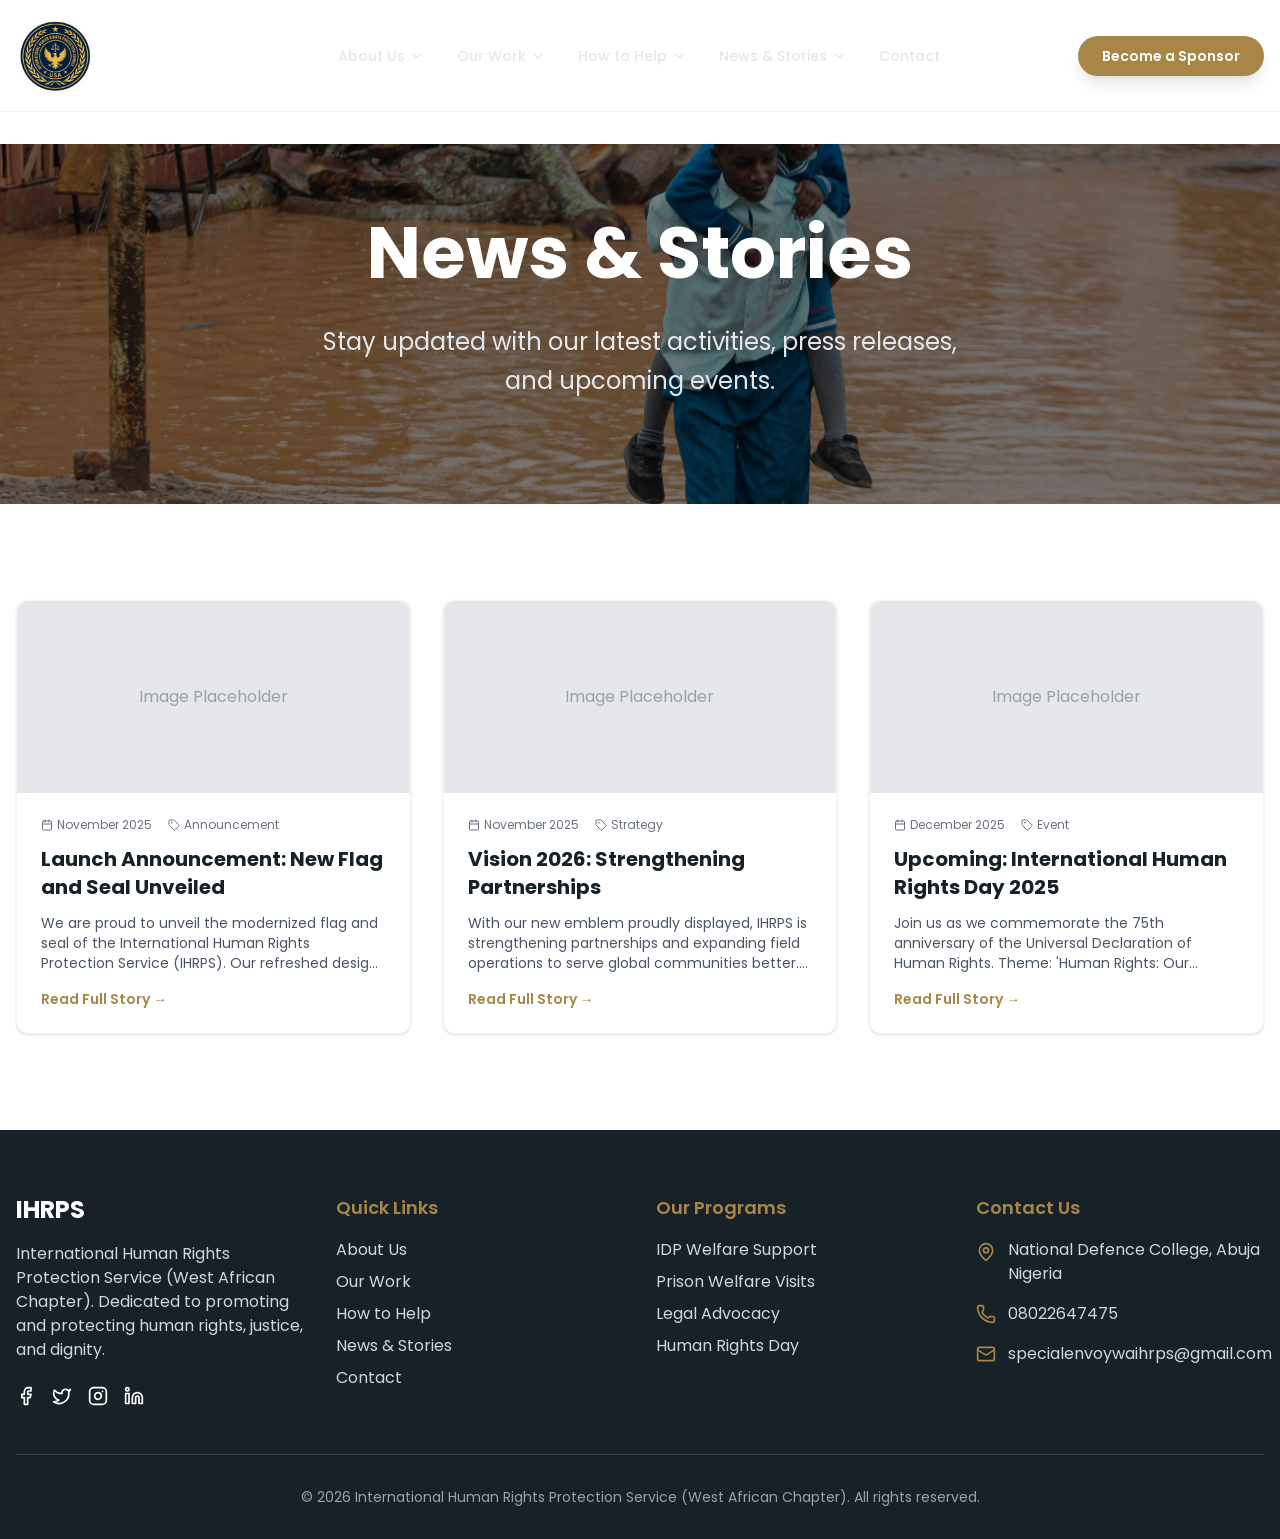
<file: news/index.html>
<!DOCTYPE html><!--4A1fDHcFpsWiHiPRnesHs--><html lang="en"><head><meta charSet="utf-8"/><meta name="viewport" content="width=device-width, initial-scale=1"/><link rel="preload" href="/_next/static/media/043b82ab31bba5a4-s.p.b67c2e04.woff2" as="font" crossorigin="" type="font/woff2"/><link rel="preload" href="/_next/static/media/47fe1b7cd6e6ed85-s.p.855a563b.woff2" as="font" crossorigin="" type="font/woff2"/><link rel="preload" href="/_next/static/media/4b766aa38fdaaae3-s.p.6d98c708.woff2" as="font" crossorigin="" type="font/woff2"/><link rel="preload" href="/_next/static/media/829ba4228c966254-s.p.a61bc753.woff2" as="font" crossorigin="" type="font/woff2"/><link rel="preload" href="/_next/static/media/8e6fa89aa22d24ec-s.p.3aec397d.woff2" as="font" crossorigin="" type="font/woff2"/><link rel="preload" href="/_next/static/media/a218039a3287bcfd-s.p.4a23d71b.woff2" as="font" crossorigin="" type="font/woff2"/><link rel="preload" href="/_next/static/media/c7d9ca68f9942779-s.p.5f8f1848.woff2" as="font" crossorigin="" type="font/woff2"/><link rel="preload" href="/_next/static/media/c875c6f5d3e977ac-s.p.80fc2c9e.woff2" as="font" crossorigin="" type="font/woff2"/><link rel="preload" href="/_next/static/media/e2334d715941921e-s.p.d82a9aff.woff2" as="font" crossorigin="" type="font/woff2"/><link rel="stylesheet" href="/_next/static/chunks/30d98c4b17019f96.css" data-precedence="next"/><meta name="next-size-adjust" content=""/><title>International Human Rights Protection Service (West African Chapter)</title><meta name="description" content="Promoting and protecting human rights across West Africa."/><link rel="icon" href="/favicon.ico?favicon.2f53639b.ico" sizes="256x256" type="image/x-icon"/><link rel="icon" href="/icon.png?icon.4544db1c.png" sizes="500x500" type="image/png"/></head><body class="poppins_7bca3204-module__bb2BKG__variable poppins_7bca3204-module__bb2BKG__className antialiased flex flex-col min-h-screen"><div hidden=""><!--$--><!--/$--></div><nav class="fixed w-full z-50 transition-all duration-300 bg-transparent py-4 text-white"><div class="container mx-auto px-4"><div class="flex justify-between items-center"><a class="flex items-center space-x-4 z-50" href="/"><div class="relative w-20 h-20"><img alt="IHRPS Logo" loading="lazy" decoding="async" data-nimg="fill" class="object-contain" style="position:absolute;height:100%;width:100%;left:0;top:0;right:0;bottom:0;color:transparent" sizes="100vw" srcSet="/assets/icon.png" src="/assets/icon.png"/></div><span class="text-2xl md:text-3xl font-black uppercase tracking-widest -ml-4 text-white">IHRPS</span></a><div class="hidden lg:flex items-center space-x-8"><div class="relative group"><button class="flex items-center space-x-1 font-medium text-sm transition-colors py-2 text-gray-200 hover:text-white"><span>About Us</span><svg xmlns="http://www.w3.org/2000/svg" width="24" height="24" viewBox="0 0 24 24" fill="none" stroke="currentColor" stroke-width="2" stroke-linecap="round" stroke-linejoin="round" class="lucide lucide-chevron-down w-4 h-4" aria-hidden="true"><path d="m6 9 6 6 6-6"></path></svg></button><div class="absolute top-full left-1/2 -translate-x-1/2 w-[600px] bg-white rounded-lg shadow-xl border border-gray-100 overflow-hidden transition-all duration-200 origin-top opacity-0 scale-95 invisible"><div class="p-6 grid grid-cols-2 gap-6"><a class="flex items-start space-x-4 p-3 rounded-lg hover:bg-gray-50 transition-colors group/item" href="/about"><div class="w-10 h-10 rounded-full bg-primary/5 flex items-center justify-center shrink-0 group-hover/item:bg-accent/10 transition-colors"><svg xmlns="http://www.w3.org/2000/svg" width="24" height="24" viewBox="0 0 24 24" fill="none" stroke="currentColor" stroke-width="2" stroke-linecap="round" stroke-linejoin="round" class="lucide lucide-globe w-5 h-5 text-primary group-hover/item:text-accent transition-colors" aria-hidden="true"><circle cx="12" cy="12" r="10"></circle><path d="M12 2a14.5 14.5 0 0 0 0 20 14.5 14.5 0 0 0 0-20"></path><path d="M2 12h20"></path></svg></div><div><h4 class="text-sm font-semibold text-gray-900 group-hover/item:text-accent transition-colors">Who We Are</h4><p class="text-xs text-gray-500 mt-1 line-clamp-2">Learn about our mission and values</p></div></a><a class="flex items-start space-x-4 p-3 rounded-lg hover:bg-gray-50 transition-colors group/item" href="/about/vision"><div class="w-10 h-10 rounded-full bg-primary/5 flex items-center justify-center shrink-0 group-hover/item:bg-accent/10 transition-colors"><svg xmlns="http://www.w3.org/2000/svg" width="24" height="24" viewBox="0 0 24 24" fill="none" stroke="currentColor" stroke-width="2" stroke-linecap="round" stroke-linejoin="round" class="lucide lucide-shield w-5 h-5 text-primary group-hover/item:text-accent transition-colors" aria-hidden="true"><path d="M20 13c0 5-3.5 7.5-7.66 8.95a1 1 0 0 1-.67-.01C7.5 20.5 4 18 4 13V6a1 1 0 0 1 1-1c2 0 4.5-1.2 6.24-2.72a1.17 1.17 0 0 1 1.52 0C14.51 3.81 17 5 19 5a1 1 0 0 1 1 1z"></path></svg></div><div><h4 class="text-sm font-semibold text-gray-900 group-hover/item:text-accent transition-colors">Vision 2026</h4><p class="text-xs text-gray-500 mt-1 line-clamp-2">Our strategic roadmap for the future</p></div></a><a class="flex items-start space-x-4 p-3 rounded-lg hover:bg-gray-50 transition-colors group/item" href="/about/leadership"><div class="w-10 h-10 rounded-full bg-primary/5 flex items-center justify-center shrink-0 group-hover/item:bg-accent/10 transition-colors"><svg xmlns="http://www.w3.org/2000/svg" width="24" height="24" viewBox="0 0 24 24" fill="none" stroke="currentColor" stroke-width="2" stroke-linecap="round" stroke-linejoin="round" class="lucide lucide-users w-5 h-5 text-primary group-hover/item:text-accent transition-colors" aria-hidden="true"><path d="M16 21v-2a4 4 0 0 0-4-4H6a4 4 0 0 0-4 4v2"></path><path d="M16 3.128a4 4 0 0 1 0 7.744"></path><path d="M22 21v-2a4 4 0 0 0-3-3.87"></path><circle cx="9" cy="7" r="4"></circle></svg></div><div><h4 class="text-sm font-semibold text-gray-900 group-hover/item:text-accent transition-colors">Leadership</h4><p class="text-xs text-gray-500 mt-1 line-clamp-2">Meet the team leading the charge</p></div></a></div><div class="bg-gray-50 p-4 text-center"><a class="text-xs font-medium text-accent hover:text-primary transition-colors uppercase tracking-wide" href="/about">View All <!-- -->About Us<!-- --> →</a></div></div></div><div class="relative group"><button class="flex items-center space-x-1 font-medium text-sm transition-colors py-2 text-gray-200 hover:text-white"><span>Our Work</span><svg xmlns="http://www.w3.org/2000/svg" width="24" height="24" viewBox="0 0 24 24" fill="none" stroke="currentColor" stroke-width="2" stroke-linecap="round" stroke-linejoin="round" class="lucide lucide-chevron-down w-4 h-4" aria-hidden="true"><path d="m6 9 6 6 6-6"></path></svg></button><div class="absolute top-full left-1/2 -translate-x-1/2 w-[600px] bg-white rounded-lg shadow-xl border border-gray-100 overflow-hidden transition-all duration-200 origin-top opacity-0 scale-95 invisible"><div class="p-6 grid grid-cols-2 gap-6"><a class="flex items-start space-x-4 p-3 rounded-lg hover:bg-gray-50 transition-colors group/item" href="/our-work/programs"><div class="w-10 h-10 rounded-full bg-primary/5 flex items-center justify-center shrink-0 group-hover/item:bg-accent/10 transition-colors"><svg xmlns="http://www.w3.org/2000/svg" width="24" height="24" viewBox="0 0 24 24" fill="none" stroke="currentColor" stroke-width="2" stroke-linecap="round" stroke-linejoin="round" class="lucide lucide-hand-heart w-5 h-5 text-primary group-hover/item:text-accent transition-colors" aria-hidden="true"><path d="M11 14h2a2 2 0 0 0 0-4h-3c-.6 0-1.1.2-1.4.6L3 16"></path><path d="m14.45 13.39 5.05-4.694C20.196 8 21 6.85 21 5.75a2.75 2.75 0 0 0-4.797-1.837.276.276 0 0 1-.406 0A2.75 2.75 0 0 0 11 5.75c0 1.2.802 2.248 1.5 2.946L16 11.95"></path><path d="m2 15 6 6"></path><path d="m7 20 1.6-1.4c.3-.4.8-.6 1.4-.6h4c1.1 0 2.1-.4 2.8-1.2l4.6-4.4a1 1 0 0 0-2.75-2.91"></path></svg></div><div><h4 class="text-sm font-semibold text-gray-900 group-hover/item:text-accent transition-colors">Programs</h4><p class="text-xs text-gray-500 mt-1 line-clamp-2">Initiatives driving real change</p></div></a><a class="flex items-start space-x-4 p-3 rounded-lg hover:bg-gray-50 transition-colors group/item" href="/our-work/advocacy"><div class="w-10 h-10 rounded-full bg-primary/5 flex items-center justify-center shrink-0 group-hover/item:bg-accent/10 transition-colors"><svg xmlns="http://www.w3.org/2000/svg" width="24" height="24" viewBox="0 0 24 24" fill="none" stroke="currentColor" stroke-width="2" stroke-linecap="round" stroke-linejoin="round" class="lucide lucide-scale w-5 h-5 text-primary group-hover/item:text-accent transition-colors" aria-hidden="true"><path d="M12 3v18"></path><path d="m19 8 3 8a5 5 0 0 1-6 0zV7"></path><path d="M3 7h1a17 17 0 0 0 8-2 17 17 0 0 0 8 2h1"></path><path d="m5 8 3 8a5 5 0 0 1-6 0zV7"></path><path d="M7 21h10"></path></svg></div><div><h4 class="text-sm font-semibold text-gray-900 group-hover/item:text-accent transition-colors">Advocacy</h4><p class="text-xs text-gray-500 mt-1 line-clamp-2">Fighting for justice and equality</p></div></a><a class="flex items-start space-x-4 p-3 rounded-lg hover:bg-gray-50 transition-colors group/item" href="/our-work/projects"><div class="w-10 h-10 rounded-full bg-primary/5 flex items-center justify-center shrink-0 group-hover/item:bg-accent/10 transition-colors"><svg xmlns="http://www.w3.org/2000/svg" width="24" height="24" viewBox="0 0 24 24" fill="none" stroke="currentColor" stroke-width="2" stroke-linecap="round" stroke-linejoin="round" class="lucide lucide-globe w-5 h-5 text-primary group-hover/item:text-accent transition-colors" aria-hidden="true"><circle cx="12" cy="12" r="10"></circle><path d="M12 2a14.5 14.5 0 0 0 0 20 14.5 14.5 0 0 0 0-20"></path><path d="M2 12h20"></path></svg></div><div><h4 class="text-sm font-semibold text-gray-900 group-hover/item:text-accent transition-colors">Projects</h4><p class="text-xs text-gray-500 mt-1 line-clamp-2">Ongoing field operations</p></div></a></div><div class="bg-gray-50 p-4 text-center"><a class="text-xs font-medium text-accent hover:text-primary transition-colors uppercase tracking-wide" href="/our-work">View All <!-- -->Our Work<!-- --> →</a></div></div></div><div class="relative group"><button class="flex items-center space-x-1 font-medium text-sm transition-colors py-2 text-gray-200 hover:text-white"><span>How to Help</span><svg xmlns="http://www.w3.org/2000/svg" width="24" height="24" viewBox="0 0 24 24" fill="none" stroke="currentColor" stroke-width="2" stroke-linecap="round" stroke-linejoin="round" class="lucide lucide-chevron-down w-4 h-4" aria-hidden="true"><path d="m6 9 6 6 6-6"></path></svg></button><div class="absolute top-full left-1/2 -translate-x-1/2 w-[600px] bg-white rounded-lg shadow-xl border border-gray-100 overflow-hidden transition-all duration-200 origin-top opacity-0 scale-95 invisible"><div class="p-6 grid grid-cols-2 gap-6"><a class="flex items-start space-x-4 p-3 rounded-lg hover:bg-gray-50 transition-colors group/item" href="/how-to-help/sponsorship"><div class="w-10 h-10 rounded-full bg-primary/5 flex items-center justify-center shrink-0 group-hover/item:bg-accent/10 transition-colors"><svg xmlns="http://www.w3.org/2000/svg" width="24" height="24" viewBox="0 0 24 24" fill="none" stroke="currentColor" stroke-width="2" stroke-linecap="round" stroke-linejoin="round" class="lucide lucide-award w-5 h-5 text-primary group-hover/item:text-accent transition-colors" aria-hidden="true"><path d="m15.477 12.89 1.515 8.526a.5.5 0 0 1-.81.47l-3.58-2.687a1 1 0 0 0-1.197 0l-3.586 2.686a.5.5 0 0 1-.81-.469l1.514-8.526"></path><circle cx="12" cy="8" r="6"></circle></svg></div><div><h4 class="text-sm font-semibold text-gray-900 group-hover/item:text-accent transition-colors">Sponsorship</h4><p class="text-xs text-gray-500 mt-1 line-clamp-2">Support our cause financially</p></div></a><a class="flex items-start space-x-4 p-3 rounded-lg hover:bg-gray-50 transition-colors group/item" href="/how-to-help/partner"><div class="w-10 h-10 rounded-full bg-primary/5 flex items-center justify-center shrink-0 group-hover/item:bg-accent/10 transition-colors"><svg xmlns="http://www.w3.org/2000/svg" width="24" height="24" viewBox="0 0 24 24" fill="none" stroke="currentColor" stroke-width="2" stroke-linecap="round" stroke-linejoin="round" class="lucide lucide-users w-5 h-5 text-primary group-hover/item:text-accent transition-colors" aria-hidden="true"><path d="M16 21v-2a4 4 0 0 0-4-4H6a4 4 0 0 0-4 4v2"></path><path d="M16 3.128a4 4 0 0 1 0 7.744"></path><path d="M22 21v-2a4 4 0 0 0-3-3.87"></path><circle cx="9" cy="7" r="4"></circle></svg></div><div><h4 class="text-sm font-semibold text-gray-900 group-hover/item:text-accent transition-colors">Partner with Us</h4><p class="text-xs text-gray-500 mt-1 line-clamp-2">Collaborate for greater impact</p></div></a></div><div class="bg-gray-50 p-4 text-center"><a class="text-xs font-medium text-accent hover:text-primary transition-colors uppercase tracking-wide" href="/how-to-help">View All <!-- -->How to Help<!-- --> →</a></div></div></div><div class="relative group"><button class="flex items-center space-x-1 font-medium text-sm transition-colors py-2 text-gray-200 hover:text-white"><span>News &amp; Stories</span><svg xmlns="http://www.w3.org/2000/svg" width="24" height="24" viewBox="0 0 24 24" fill="none" stroke="currentColor" stroke-width="2" stroke-linecap="round" stroke-linejoin="round" class="lucide lucide-chevron-down w-4 h-4" aria-hidden="true"><path d="m6 9 6 6 6-6"></path></svg></button><div class="absolute top-full left-1/2 -translate-x-1/2 w-[600px] bg-white rounded-lg shadow-xl border border-gray-100 overflow-hidden transition-all duration-200 origin-top opacity-0 scale-95 invisible"><div class="p-6 grid grid-cols-2 gap-6"><a class="flex items-start space-x-4 p-3 rounded-lg hover:bg-gray-50 transition-colors group/item" href="/news"><div class="w-10 h-10 rounded-full bg-primary/5 flex items-center justify-center shrink-0 group-hover/item:bg-accent/10 transition-colors"><svg xmlns="http://www.w3.org/2000/svg" width="24" height="24" viewBox="0 0 24 24" fill="none" stroke="currentColor" stroke-width="2" stroke-linecap="round" stroke-linejoin="round" class="lucide lucide-newspaper w-5 h-5 text-primary group-hover/item:text-accent transition-colors" aria-hidden="true"><path d="M15 18h-5"></path><path d="M18 14h-8"></path><path d="M4 22h16a2 2 0 0 0 2-2V4a2 2 0 0 0-2-2H8a2 2 0 0 0-2 2v16a2 2 0 0 1-4 0v-9a2 2 0 0 1 2-2h2"></path><rect width="8" height="4" x="10" y="6" rx="1"></rect></svg></div><div><h4 class="text-sm font-semibold text-gray-900 group-hover/item:text-accent transition-colors">Latest News</h4><p class="text-xs text-gray-500 mt-1 line-clamp-2">Updates from the field</p></div></a><a class="flex items-start space-x-4 p-3 rounded-lg hover:bg-gray-50 transition-colors group/item" href="/news/press"><div class="w-10 h-10 rounded-full bg-primary/5 flex items-center justify-center shrink-0 group-hover/item:bg-accent/10 transition-colors"><svg xmlns="http://www.w3.org/2000/svg" width="24" height="24" viewBox="0 0 24 24" fill="none" stroke="currentColor" stroke-width="2" stroke-linecap="round" stroke-linejoin="round" class="lucide lucide-globe w-5 h-5 text-primary group-hover/item:text-accent transition-colors" aria-hidden="true"><circle cx="12" cy="12" r="10"></circle><path d="M12 2a14.5 14.5 0 0 0 0 20 14.5 14.5 0 0 0 0-20"></path><path d="M2 12h20"></path></svg></div><div><h4 class="text-sm font-semibold text-gray-900 group-hover/item:text-accent transition-colors">Press Releases</h4><p class="text-xs text-gray-500 mt-1 line-clamp-2">Official announcements</p></div></a><a class="flex items-start space-x-4 p-3 rounded-lg hover:bg-gray-50 transition-colors group/item" href="/news/events"><div class="w-10 h-10 rounded-full bg-primary/5 flex items-center justify-center shrink-0 group-hover/item:bg-accent/10 transition-colors"><svg xmlns="http://www.w3.org/2000/svg" width="24" height="24" viewBox="0 0 24 24" fill="none" stroke="currentColor" stroke-width="2" stroke-linecap="round" stroke-linejoin="round" class="lucide lucide-calendar w-5 h-5 text-primary group-hover/item:text-accent transition-colors" aria-hidden="true"><path d="M8 2v4"></path><path d="M16 2v4"></path><rect width="18" height="18" x="3" y="4" rx="2"></rect><path d="M3 10h18"></path></svg></div><div><h4 class="text-sm font-semibold text-gray-900 group-hover/item:text-accent transition-colors">Events</h4><p class="text-xs text-gray-500 mt-1 line-clamp-2">Upcoming gatherings and conferences</p></div></a></div><div class="bg-gray-50 p-4 text-center"><a class="text-xs font-medium text-accent hover:text-primary transition-colors uppercase tracking-wide" href="/news">View All <!-- -->News &amp; Stories<!-- --> →</a></div></div></div><a class="font-medium text-sm transition-colors text-gray-200 hover:text-white" href="/contact">Contact</a></div><div class="hidden lg:block"><a class="bg-accent hover:bg-accent/90 text-white px-6 py-2.5 rounded-full text-sm font-semibold transition-colors shadow-lg hover:shadow-xl transform hover:-translate-y-0.5 duration-200" href="/how-to-help/sponsorship">Become a Sponsor</a></div><button class="lg:hidden z-50"><svg xmlns="http://www.w3.org/2000/svg" width="24" height="24" viewBox="0 0 24 24" fill="none" stroke="currentColor" stroke-width="2" stroke-linecap="round" stroke-linejoin="round" class="lucide lucide-menu w-6 h-6 text-white" aria-hidden="true"><path d="M4 5h16"></path><path d="M4 12h16"></path><path d="M4 19h16"></path></svg></button></div></div><div class="fixed inset-0 bg-primary/95 backdrop-blur-sm z-40 transition-all duration-300 lg:hidden flex flex-col pt-24 px-6 overflow-y-auto opacity-0 invisible"><div class="space-y-6"><div class="space-y-3"><div class="flex items-center space-x-2 text-accent font-semibold text-lg border-b border-white/10 pb-2"><svg xmlns="http://www.w3.org/2000/svg" width="24" height="24" viewBox="0 0 24 24" fill="none" stroke="currentColor" stroke-width="2" stroke-linecap="round" stroke-linejoin="round" class="lucide lucide-info w-5 h-5" aria-hidden="true"><circle cx="12" cy="12" r="10"></circle><path d="M12 16v-4"></path><path d="M12 8h.01"></path></svg><span>About Us</span></div><div class="grid grid-cols-1 gap-3 pl-4"><a class="text-gray-300 hover:text-white text-sm py-1 block" href="/about">Who We Are</a><a class="text-gray-300 hover:text-white text-sm py-1 block" href="/about/vision">Vision 2026</a><a class="text-gray-300 hover:text-white text-sm py-1 block" href="/about/leadership">Leadership</a></div></div><div class="space-y-3"><div class="flex items-center space-x-2 text-accent font-semibold text-lg border-b border-white/10 pb-2"><svg xmlns="http://www.w3.org/2000/svg" width="24" height="24" viewBox="0 0 24 24" fill="none" stroke="currentColor" stroke-width="2" stroke-linecap="round" stroke-linejoin="round" class="lucide lucide-scale w-5 h-5" aria-hidden="true"><path d="M12 3v18"></path><path d="m19 8 3 8a5 5 0 0 1-6 0zV7"></path><path d="M3 7h1a17 17 0 0 0 8-2 17 17 0 0 0 8 2h1"></path><path d="m5 8 3 8a5 5 0 0 1-6 0zV7"></path><path d="M7 21h10"></path></svg><span>Our Work</span></div><div class="grid grid-cols-1 gap-3 pl-4"><a class="text-gray-300 hover:text-white text-sm py-1 block" href="/our-work/programs">Programs</a><a class="text-gray-300 hover:text-white text-sm py-1 block" href="/our-work/advocacy">Advocacy</a><a class="text-gray-300 hover:text-white text-sm py-1 block" href="/our-work/projects">Projects</a></div></div><div class="space-y-3"><div class="flex items-center space-x-2 text-accent font-semibold text-lg border-b border-white/10 pb-2"><svg xmlns="http://www.w3.org/2000/svg" width="24" height="24" viewBox="0 0 24 24" fill="none" stroke="currentColor" stroke-width="2" stroke-linecap="round" stroke-linejoin="round" class="lucide lucide-heart w-5 h-5" aria-hidden="true"><path d="M2 9.5a5.5 5.5 0 0 1 9.591-3.676.56.56 0 0 0 .818 0A5.49 5.49 0 0 1 22 9.5c0 2.29-1.5 4-3 5.5l-5.492 5.313a2 2 0 0 1-3 .019L5 15c-1.5-1.5-3-3.2-3-5.5"></path></svg><span>How to Help</span></div><div class="grid grid-cols-1 gap-3 pl-4"><a class="text-gray-300 hover:text-white text-sm py-1 block" href="/how-to-help/sponsorship">Sponsorship</a><a class="text-gray-300 hover:text-white text-sm py-1 block" href="/how-to-help/partner">Partner with Us</a></div></div><div class="space-y-3"><div class="flex items-center space-x-2 text-accent font-semibold text-lg border-b border-white/10 pb-2"><svg xmlns="http://www.w3.org/2000/svg" width="24" height="24" viewBox="0 0 24 24" fill="none" stroke="currentColor" stroke-width="2" stroke-linecap="round" stroke-linejoin="round" class="lucide lucide-newspaper w-5 h-5" aria-hidden="true"><path d="M15 18h-5"></path><path d="M18 14h-8"></path><path d="M4 22h16a2 2 0 0 0 2-2V4a2 2 0 0 0-2-2H8a2 2 0 0 0-2 2v16a2 2 0 0 1-4 0v-9a2 2 0 0 1 2-2h2"></path><rect width="8" height="4" x="10" y="6" rx="1"></rect></svg><span>News &amp; Stories</span></div><div class="grid grid-cols-1 gap-3 pl-4"><a class="text-gray-300 hover:text-white text-sm py-1 block" href="/news">Latest News</a><a class="text-gray-300 hover:text-white text-sm py-1 block" href="/news/press">Press Releases</a><a class="text-gray-300 hover:text-white text-sm py-1 block" href="/news/events">Events</a></div></div><a class="block text-lg font-semibold text-white border-b border-white/10 pb-2" href="/contact">Contact</a><a class="block w-full bg-accent text-white text-center py-3 rounded-lg font-semibold mt-8" href="/how-to-help/sponsorship">Become a Sponsor</a></div></div></nav><div class="h-24 md:h-28 w-full bg-white border-b border-gray-100 mb-8"></div><main class="flex-grow"><div><div class="relative flex items-center justify-center text-center text-white overflow-hidden min-h-[40vh]"><div class="absolute inset-0 bg-cover bg-center bg-no-repeat z-0" style="background-image:url(/assets/news-hero-placeholder.jpg)"><div class="absolute inset-0 bg-black/50"></div></div><div class="relative z-10 container mx-auto px-4 max-w-4xl"><h1 class="text-4xl md:text-6xl lg:text-7xl font-bold mb-6 leading-tight animate-fade-in-up">News &amp; Stories</h1><p class="text-lg md:text-xl lg:text-2xl text-gray-200 mb-10 max-w-2xl mx-auto leading-relaxed">Stay updated with our latest activities, press releases, and upcoming events.</p><div class="flex flex-col sm:flex-row items-center justify-center gap-4"></div></div></div><section class="py-16 md:py-24"><div class="container mx-auto px-4"><div class="grid grid-cols-1 md:grid-cols-2 lg:grid-cols-3 gap-8"><div class="bg-white rounded-xl overflow-hidden shadow-sm hover:shadow-md transition-shadow border border-gray-100 flex flex-col"><div class="h-48 bg-gray-200 relative"><div class="absolute inset-0 flex items-center justify-center text-gray-400">Image Placeholder</div></div><div class="p-6 flex-grow flex flex-col"><div class="flex items-center space-x-4 text-xs text-gray-500 mb-3"><span class="flex items-center"><svg xmlns="http://www.w3.org/2000/svg" width="24" height="24" viewBox="0 0 24 24" fill="none" stroke="currentColor" stroke-width="2" stroke-linecap="round" stroke-linejoin="round" class="lucide lucide-calendar w-3 h-3 mr-1" aria-hidden="true"><path d="M8 2v4"></path><path d="M16 2v4"></path><rect width="18" height="18" x="3" y="4" rx="2"></rect><path d="M3 10h18"></path></svg> <!-- -->November 2025</span><span class="flex items-center"><svg xmlns="http://www.w3.org/2000/svg" width="24" height="24" viewBox="0 0 24 24" fill="none" stroke="currentColor" stroke-width="2" stroke-linecap="round" stroke-linejoin="round" class="lucide lucide-tag w-3 h-3 mr-1" aria-hidden="true"><path d="M12.586 2.586A2 2 0 0 0 11.172 2H4a2 2 0 0 0-2 2v7.172a2 2 0 0 0 .586 1.414l8.704 8.704a2.426 2.426 0 0 0 3.42 0l6.58-6.58a2.426 2.426 0 0 0 0-3.42z"></path><circle cx="7.5" cy="7.5" r=".5" fill="currentColor"></circle></svg> <!-- -->Announcement</span></div><h3 class="text-xl font-bold mb-3 text-primary line-clamp-2">Launch Announcement: New Flag and Seal Unveiled</h3><p class="text-gray-600 text-sm mb-4 line-clamp-3 flex-grow">We are proud to unveil the modernized flag and seal of the International Human Rights Protection Service (IHRPS). Our refreshed design symbolizes justice, vigilance, and our commitment to protecting human rights worldwide.</p><a class="text-accent font-semibold text-sm hover:text-primary transition-colors mt-auto" href="/news/1">Read Full Story →</a></div></div><div class="bg-white rounded-xl overflow-hidden shadow-sm hover:shadow-md transition-shadow border border-gray-100 flex flex-col"><div class="h-48 bg-gray-200 relative"><div class="absolute inset-0 flex items-center justify-center text-gray-400">Image Placeholder</div></div><div class="p-6 flex-grow flex flex-col"><div class="flex items-center space-x-4 text-xs text-gray-500 mb-3"><span class="flex items-center"><svg xmlns="http://www.w3.org/2000/svg" width="24" height="24" viewBox="0 0 24 24" fill="none" stroke="currentColor" stroke-width="2" stroke-linecap="round" stroke-linejoin="round" class="lucide lucide-calendar w-3 h-3 mr-1" aria-hidden="true"><path d="M8 2v4"></path><path d="M16 2v4"></path><rect width="18" height="18" x="3" y="4" rx="2"></rect><path d="M3 10h18"></path></svg> <!-- -->November 2025</span><span class="flex items-center"><svg xmlns="http://www.w3.org/2000/svg" width="24" height="24" viewBox="0 0 24 24" fill="none" stroke="currentColor" stroke-width="2" stroke-linecap="round" stroke-linejoin="round" class="lucide lucide-tag w-3 h-3 mr-1" aria-hidden="true"><path d="M12.586 2.586A2 2 0 0 0 11.172 2H4a2 2 0 0 0-2 2v7.172a2 2 0 0 0 .586 1.414l8.704 8.704a2.426 2.426 0 0 0 3.42 0l6.58-6.58a2.426 2.426 0 0 0 0-3.42z"></path><circle cx="7.5" cy="7.5" r=".5" fill="currentColor"></circle></svg> <!-- -->Strategy</span></div><h3 class="text-xl font-bold mb-3 text-primary line-clamp-2">Vision 2026: Strengthening Partnerships</h3><p class="text-gray-600 text-sm mb-4 line-clamp-3 flex-grow">With our new emblem proudly displayed, IHRPS is strengthening partnerships and expanding field operations to serve global communities better. Together, we stand for justice and human dignity.</p><a class="text-accent font-semibold text-sm hover:text-primary transition-colors mt-auto" href="/news/2">Read Full Story →</a></div></div><div class="bg-white rounded-xl overflow-hidden shadow-sm hover:shadow-md transition-shadow border border-gray-100 flex flex-col"><div class="h-48 bg-gray-200 relative"><div class="absolute inset-0 flex items-center justify-center text-gray-400">Image Placeholder</div></div><div class="p-6 flex-grow flex flex-col"><div class="flex items-center space-x-4 text-xs text-gray-500 mb-3"><span class="flex items-center"><svg xmlns="http://www.w3.org/2000/svg" width="24" height="24" viewBox="0 0 24 24" fill="none" stroke="currentColor" stroke-width="2" stroke-linecap="round" stroke-linejoin="round" class="lucide lucide-calendar w-3 h-3 mr-1" aria-hidden="true"><path d="M8 2v4"></path><path d="M16 2v4"></path><rect width="18" height="18" x="3" y="4" rx="2"></rect><path d="M3 10h18"></path></svg> <!-- -->December 2025</span><span class="flex items-center"><svg xmlns="http://www.w3.org/2000/svg" width="24" height="24" viewBox="0 0 24 24" fill="none" stroke="currentColor" stroke-width="2" stroke-linecap="round" stroke-linejoin="round" class="lucide lucide-tag w-3 h-3 mr-1" aria-hidden="true"><path d="M12.586 2.586A2 2 0 0 0 11.172 2H4a2 2 0 0 0-2 2v7.172a2 2 0 0 0 .586 1.414l8.704 8.704a2.426 2.426 0 0 0 3.42 0l6.58-6.58a2.426 2.426 0 0 0 0-3.42z"></path><circle cx="7.5" cy="7.5" r=".5" fill="currentColor"></circle></svg> <!-- -->Event</span></div><h3 class="text-xl font-bold mb-3 text-primary line-clamp-2">Upcoming: International Human Rights Day 2025</h3><p class="text-gray-600 text-sm mb-4 line-clamp-3 flex-grow">Join us as we commemorate the 75th anniversary of the Universal Declaration of Human Rights. Theme: &#x27;Human Rights: Our Everyday Essentials&#x27;.</p><a class="text-accent font-semibold text-sm hover:text-primary transition-colors mt-auto" href="/news/3">Read Full Story →</a></div></div></div></div></section></div><!--$--><!--/$--></main><footer class="bg-primary text-white pt-16 pb-8"><div class="container mx-auto px-4"><div class="grid grid-cols-1 md:grid-cols-2 lg:grid-cols-4 gap-8 mb-12"><div><h2 class="text-2xl font-bold mb-4 font-serif">IHRPS</h2><p class="text-gray-300 mb-6">International Human Rights Protection Service (West African Chapter). Dedicated to promoting and protecting human rights, justice, and dignity.</p><div class="flex space-x-4"><a class="hover:text-accent transition-colors" href="#"><svg xmlns="http://www.w3.org/2000/svg" width="24" height="24" viewBox="0 0 24 24" fill="none" stroke="currentColor" stroke-width="2" stroke-linecap="round" stroke-linejoin="round" class="lucide lucide-facebook w-5 h-5" aria-hidden="true"><path d="M18 2h-3a5 5 0 0 0-5 5v3H7v4h3v8h4v-8h3l1-4h-4V7a1 1 0 0 1 1-1h3z"></path></svg></a><a class="hover:text-accent transition-colors" href="#"><svg xmlns="http://www.w3.org/2000/svg" width="24" height="24" viewBox="0 0 24 24" fill="none" stroke="currentColor" stroke-width="2" stroke-linecap="round" stroke-linejoin="round" class="lucide lucide-twitter w-5 h-5" aria-hidden="true"><path d="M22 4s-.7 2.1-2 3.4c1.6 10-9.4 17.3-18 11.6 2.2.1 4.4-.6 6-2C3 15.5.5 9.6 3 5c2.2 2.6 5.6 4.1 9 4-.9-4.2 4-6.6 7-3.8 1.1 0 3-1.2 3-1.2z"></path></svg></a><a class="hover:text-accent transition-colors" href="#"><svg xmlns="http://www.w3.org/2000/svg" width="24" height="24" viewBox="0 0 24 24" fill="none" stroke="currentColor" stroke-width="2" stroke-linecap="round" stroke-linejoin="round" class="lucide lucide-instagram w-5 h-5" aria-hidden="true"><rect width="20" height="20" x="2" y="2" rx="5" ry="5"></rect><path d="M16 11.37A4 4 0 1 1 12.63 8 4 4 0 0 1 16 11.37z"></path><line x1="17.5" x2="17.51" y1="6.5" y2="6.5"></line></svg></a><a class="hover:text-accent transition-colors" href="#"><svg xmlns="http://www.w3.org/2000/svg" width="24" height="24" viewBox="0 0 24 24" fill="none" stroke="currentColor" stroke-width="2" stroke-linecap="round" stroke-linejoin="round" class="lucide lucide-linkedin w-5 h-5" aria-hidden="true"><path d="M16 8a6 6 0 0 1 6 6v7h-4v-7a2 2 0 0 0-2-2 2 2 0 0 0-2 2v7h-4v-7a6 6 0 0 1 6-6z"></path><rect width="4" height="12" x="2" y="9"></rect><circle cx="4" cy="4" r="2"></circle></svg></a></div></div><div><h3 class="text-lg font-semibold mb-4 text-accent">Quick Links</h3><ul class="space-y-2"><li><a class="text-gray-300 hover:text-white transition-colors" href="/about">About Us</a></li><li><a class="text-gray-300 hover:text-white transition-colors" href="/our-work">Our Work</a></li><li><a class="text-gray-300 hover:text-white transition-colors" href="/how-to-help">How to Help</a></li><li><a class="text-gray-300 hover:text-white transition-colors" href="/news">News &amp; Stories</a></li><li><a class="text-gray-300 hover:text-white transition-colors" href="/contact">Contact</a></li></ul></div><div><h3 class="text-lg font-semibold mb-4 text-accent">Our Programs</h3><ul class="space-y-2"><li><a class="text-gray-300 hover:text-white transition-colors" href="/our-work/idp-support">IDP Welfare Support</a></li><li><a class="text-gray-300 hover:text-white transition-colors" href="/our-work/prison-visits">Prison Welfare Visits</a></li><li><a class="text-gray-300 hover:text-white transition-colors" href="/our-work/advocacy">Legal Advocacy</a></li><li><a class="text-gray-300 hover:text-white transition-colors" href="/events">Human Rights Day</a></li></ul></div><div><h3 class="text-lg font-semibold mb-4 text-accent">Contact Us</h3><ul class="space-y-4"><li class="flex items-start space-x-3"><svg xmlns="http://www.w3.org/2000/svg" width="24" height="24" viewBox="0 0 24 24" fill="none" stroke="currentColor" stroke-width="2" stroke-linecap="round" stroke-linejoin="round" class="lucide lucide-map-pin w-5 h-5 text-accent mt-1 shrink-0" aria-hidden="true"><path d="M20 10c0 4.993-5.539 10.193-7.399 11.799a1 1 0 0 1-1.202 0C9.539 20.193 4 14.993 4 10a8 8 0 0 1 16 0"></path><circle cx="12" cy="10" r="3"></circle></svg><span class="text-gray-300">National Defence College, Abuja<br/>Nigeria</span></li><li class="flex items-center space-x-3"><svg xmlns="http://www.w3.org/2000/svg" width="24" height="24" viewBox="0 0 24 24" fill="none" stroke="currentColor" stroke-width="2" stroke-linecap="round" stroke-linejoin="round" class="lucide lucide-phone w-5 h-5 text-accent shrink-0" aria-hidden="true"><path d="M13.832 16.568a1 1 0 0 0 1.213-.303l.355-.465A2 2 0 0 1 17 15h3a2 2 0 0 1 2 2v3a2 2 0 0 1-2 2A18 18 0 0 1 2 4a2 2 0 0 1 2-2h3a2 2 0 0 1 2 2v3a2 2 0 0 1-.8 1.6l-.468.351a1 1 0 0 0-.292 1.233 14 14 0 0 0 6.392 6.384"></path></svg><span class="text-gray-300">08022647475</span></li><li class="flex items-center space-x-3"><svg xmlns="http://www.w3.org/2000/svg" width="24" height="24" viewBox="0 0 24 24" fill="none" stroke="currentColor" stroke-width="2" stroke-linecap="round" stroke-linejoin="round" class="lucide lucide-mail w-5 h-5 text-accent shrink-0" aria-hidden="true"><path d="m22 7-8.991 5.727a2 2 0 0 1-2.009 0L2 7"></path><rect x="2" y="4" width="20" height="16" rx="2"></rect></svg><a href="mailto:specialenvoywaihrps@gmail.com" class="text-gray-300 hover:text-white transition-colors">specialenvoywaihrps@gmail.com</a></li></ul></div></div><div class="border-t border-gray-700 pt-8 text-center text-gray-400 text-sm"><p>© <!-- -->2026<!-- --> International Human Rights Protection Service (West African Chapter). All rights reserved.</p></div></div></footer></body></html>
</file>
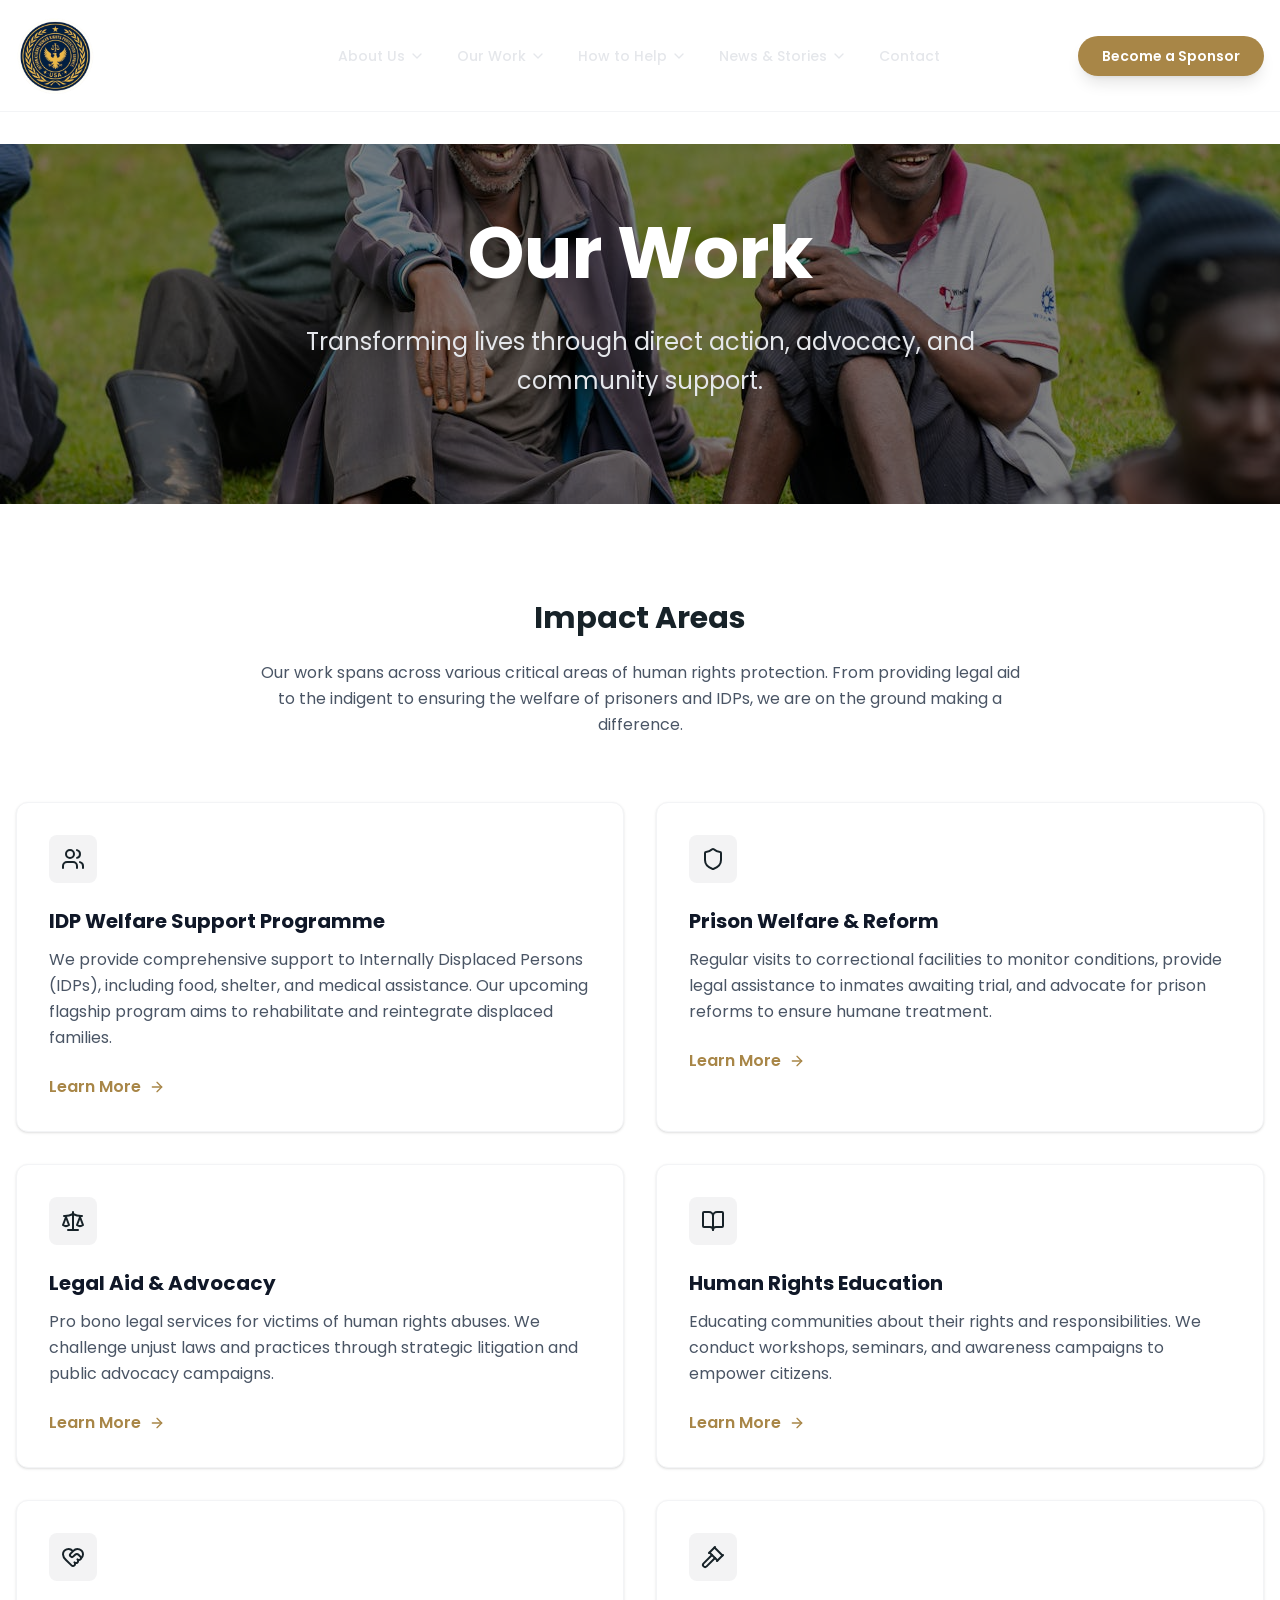
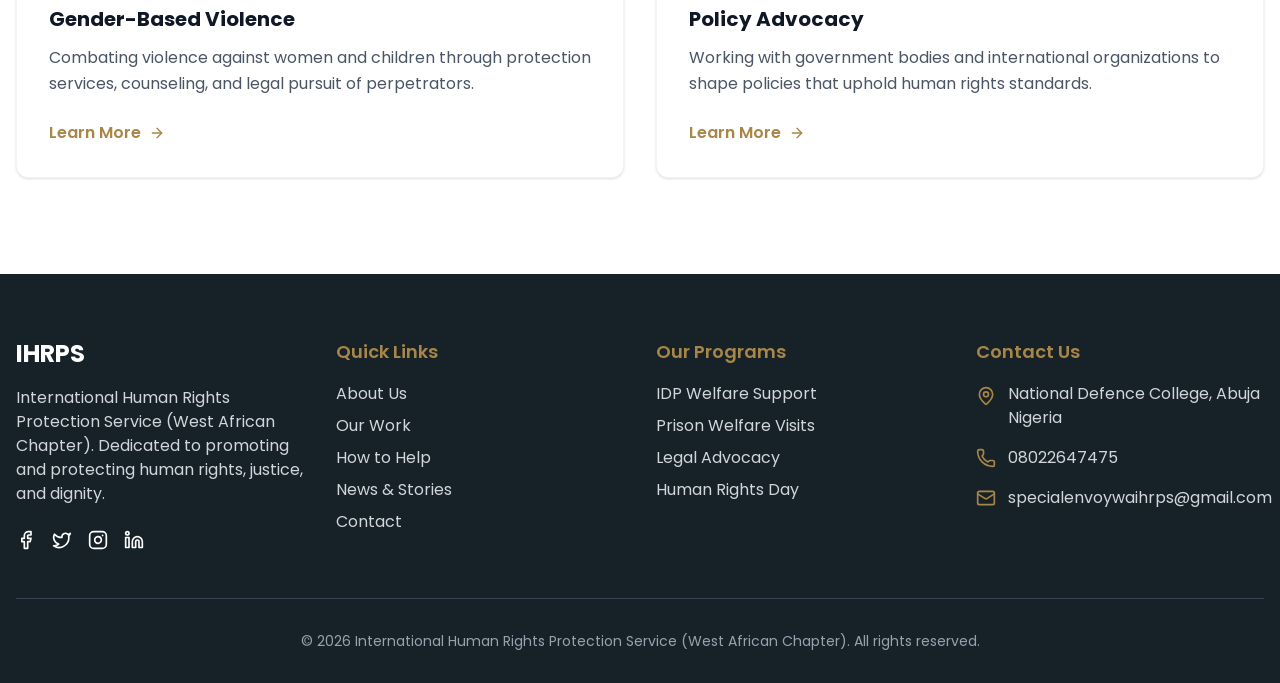
<file: our-work/index.html>
<!DOCTYPE html><!--4A1fDHcFpsWiHiPRnesHs--><html lang="en"><head><meta charSet="utf-8"/><meta name="viewport" content="width=device-width, initial-scale=1"/><link rel="preload" href="/_next/static/media/043b82ab31bba5a4-s.p.b67c2e04.woff2" as="font" crossorigin="" type="font/woff2"/><link rel="preload" href="/_next/static/media/47fe1b7cd6e6ed85-s.p.855a563b.woff2" as="font" crossorigin="" type="font/woff2"/><link rel="preload" href="/_next/static/media/4b766aa38fdaaae3-s.p.6d98c708.woff2" as="font" crossorigin="" type="font/woff2"/><link rel="preload" href="/_next/static/media/829ba4228c966254-s.p.a61bc753.woff2" as="font" crossorigin="" type="font/woff2"/><link rel="preload" href="/_next/static/media/8e6fa89aa22d24ec-s.p.3aec397d.woff2" as="font" crossorigin="" type="font/woff2"/><link rel="preload" href="/_next/static/media/a218039a3287bcfd-s.p.4a23d71b.woff2" as="font" crossorigin="" type="font/woff2"/><link rel="preload" href="/_next/static/media/c7d9ca68f9942779-s.p.5f8f1848.woff2" as="font" crossorigin="" type="font/woff2"/><link rel="preload" href="/_next/static/media/c875c6f5d3e977ac-s.p.80fc2c9e.woff2" as="font" crossorigin="" type="font/woff2"/><link rel="preload" href="/_next/static/media/e2334d715941921e-s.p.d82a9aff.woff2" as="font" crossorigin="" type="font/woff2"/><link rel="stylesheet" href="/_next/static/chunks/30d98c4b17019f96.css" data-precedence="next"/><meta name="next-size-adjust" content=""/><title>International Human Rights Protection Service (West African Chapter)</title><meta name="description" content="Promoting and protecting human rights across West Africa."/><link rel="icon" href="/favicon.ico?favicon.2f53639b.ico" sizes="256x256" type="image/x-icon"/><link rel="icon" href="/icon.png?icon.4544db1c.png" sizes="500x500" type="image/png"/></head><body class="poppins_7bca3204-module__bb2BKG__variable poppins_7bca3204-module__bb2BKG__className antialiased flex flex-col min-h-screen"><div hidden=""><!--$--><!--/$--></div><nav class="fixed w-full z-50 transition-all duration-300 bg-transparent py-4 text-white"><div class="container mx-auto px-4"><div class="flex justify-between items-center"><a class="flex items-center space-x-4 z-50" href="/"><div class="relative w-20 h-20"><img alt="IHRPS Logo" loading="lazy" decoding="async" data-nimg="fill" class="object-contain" style="position:absolute;height:100%;width:100%;left:0;top:0;right:0;bottom:0;color:transparent" sizes="100vw" srcSet="/assets/icon.png" src="/assets/icon.png"/></div><span class="text-2xl md:text-3xl font-black uppercase tracking-widest -ml-4 text-white">IHRPS</span></a><div class="hidden lg:flex items-center space-x-8"><div class="relative group"><button class="flex items-center space-x-1 font-medium text-sm transition-colors py-2 text-gray-200 hover:text-white"><span>About Us</span><svg xmlns="http://www.w3.org/2000/svg" width="24" height="24" viewBox="0 0 24 24" fill="none" stroke="currentColor" stroke-width="2" stroke-linecap="round" stroke-linejoin="round" class="lucide lucide-chevron-down w-4 h-4" aria-hidden="true"><path d="m6 9 6 6 6-6"></path></svg></button><div class="absolute top-full left-1/2 -translate-x-1/2 w-[600px] bg-white rounded-lg shadow-xl border border-gray-100 overflow-hidden transition-all duration-200 origin-top opacity-0 scale-95 invisible"><div class="p-6 grid grid-cols-2 gap-6"><a class="flex items-start space-x-4 p-3 rounded-lg hover:bg-gray-50 transition-colors group/item" href="/about"><div class="w-10 h-10 rounded-full bg-primary/5 flex items-center justify-center shrink-0 group-hover/item:bg-accent/10 transition-colors"><svg xmlns="http://www.w3.org/2000/svg" width="24" height="24" viewBox="0 0 24 24" fill="none" stroke="currentColor" stroke-width="2" stroke-linecap="round" stroke-linejoin="round" class="lucide lucide-globe w-5 h-5 text-primary group-hover/item:text-accent transition-colors" aria-hidden="true"><circle cx="12" cy="12" r="10"></circle><path d="M12 2a14.5 14.5 0 0 0 0 20 14.5 14.5 0 0 0 0-20"></path><path d="M2 12h20"></path></svg></div><div><h4 class="text-sm font-semibold text-gray-900 group-hover/item:text-accent transition-colors">Who We Are</h4><p class="text-xs text-gray-500 mt-1 line-clamp-2">Learn about our mission and values</p></div></a><a class="flex items-start space-x-4 p-3 rounded-lg hover:bg-gray-50 transition-colors group/item" href="/about/vision"><div class="w-10 h-10 rounded-full bg-primary/5 flex items-center justify-center shrink-0 group-hover/item:bg-accent/10 transition-colors"><svg xmlns="http://www.w3.org/2000/svg" width="24" height="24" viewBox="0 0 24 24" fill="none" stroke="currentColor" stroke-width="2" stroke-linecap="round" stroke-linejoin="round" class="lucide lucide-shield w-5 h-5 text-primary group-hover/item:text-accent transition-colors" aria-hidden="true"><path d="M20 13c0 5-3.5 7.5-7.66 8.95a1 1 0 0 1-.67-.01C7.5 20.5 4 18 4 13V6a1 1 0 0 1 1-1c2 0 4.5-1.2 6.24-2.72a1.17 1.17 0 0 1 1.52 0C14.51 3.81 17 5 19 5a1 1 0 0 1 1 1z"></path></svg></div><div><h4 class="text-sm font-semibold text-gray-900 group-hover/item:text-accent transition-colors">Vision 2026</h4><p class="text-xs text-gray-500 mt-1 line-clamp-2">Our strategic roadmap for the future</p></div></a><a class="flex items-start space-x-4 p-3 rounded-lg hover:bg-gray-50 transition-colors group/item" href="/about/leadership"><div class="w-10 h-10 rounded-full bg-primary/5 flex items-center justify-center shrink-0 group-hover/item:bg-accent/10 transition-colors"><svg xmlns="http://www.w3.org/2000/svg" width="24" height="24" viewBox="0 0 24 24" fill="none" stroke="currentColor" stroke-width="2" stroke-linecap="round" stroke-linejoin="round" class="lucide lucide-users w-5 h-5 text-primary group-hover/item:text-accent transition-colors" aria-hidden="true"><path d="M16 21v-2a4 4 0 0 0-4-4H6a4 4 0 0 0-4 4v2"></path><path d="M16 3.128a4 4 0 0 1 0 7.744"></path><path d="M22 21v-2a4 4 0 0 0-3-3.87"></path><circle cx="9" cy="7" r="4"></circle></svg></div><div><h4 class="text-sm font-semibold text-gray-900 group-hover/item:text-accent transition-colors">Leadership</h4><p class="text-xs text-gray-500 mt-1 line-clamp-2">Meet the team leading the charge</p></div></a></div><div class="bg-gray-50 p-4 text-center"><a class="text-xs font-medium text-accent hover:text-primary transition-colors uppercase tracking-wide" href="/about">View All <!-- -->About Us<!-- --> →</a></div></div></div><div class="relative group"><button class="flex items-center space-x-1 font-medium text-sm transition-colors py-2 text-gray-200 hover:text-white"><span>Our Work</span><svg xmlns="http://www.w3.org/2000/svg" width="24" height="24" viewBox="0 0 24 24" fill="none" stroke="currentColor" stroke-width="2" stroke-linecap="round" stroke-linejoin="round" class="lucide lucide-chevron-down w-4 h-4" aria-hidden="true"><path d="m6 9 6 6 6-6"></path></svg></button><div class="absolute top-full left-1/2 -translate-x-1/2 w-[600px] bg-white rounded-lg shadow-xl border border-gray-100 overflow-hidden transition-all duration-200 origin-top opacity-0 scale-95 invisible"><div class="p-6 grid grid-cols-2 gap-6"><a class="flex items-start space-x-4 p-3 rounded-lg hover:bg-gray-50 transition-colors group/item" href="/our-work/programs"><div class="w-10 h-10 rounded-full bg-primary/5 flex items-center justify-center shrink-0 group-hover/item:bg-accent/10 transition-colors"><svg xmlns="http://www.w3.org/2000/svg" width="24" height="24" viewBox="0 0 24 24" fill="none" stroke="currentColor" stroke-width="2" stroke-linecap="round" stroke-linejoin="round" class="lucide lucide-hand-heart w-5 h-5 text-primary group-hover/item:text-accent transition-colors" aria-hidden="true"><path d="M11 14h2a2 2 0 0 0 0-4h-3c-.6 0-1.1.2-1.4.6L3 16"></path><path d="m14.45 13.39 5.05-4.694C20.196 8 21 6.85 21 5.75a2.75 2.75 0 0 0-4.797-1.837.276.276 0 0 1-.406 0A2.75 2.75 0 0 0 11 5.75c0 1.2.802 2.248 1.5 2.946L16 11.95"></path><path d="m2 15 6 6"></path><path d="m7 20 1.6-1.4c.3-.4.8-.6 1.4-.6h4c1.1 0 2.1-.4 2.8-1.2l4.6-4.4a1 1 0 0 0-2.75-2.91"></path></svg></div><div><h4 class="text-sm font-semibold text-gray-900 group-hover/item:text-accent transition-colors">Programs</h4><p class="text-xs text-gray-500 mt-1 line-clamp-2">Initiatives driving real change</p></div></a><a class="flex items-start space-x-4 p-3 rounded-lg hover:bg-gray-50 transition-colors group/item" href="/our-work/advocacy"><div class="w-10 h-10 rounded-full bg-primary/5 flex items-center justify-center shrink-0 group-hover/item:bg-accent/10 transition-colors"><svg xmlns="http://www.w3.org/2000/svg" width="24" height="24" viewBox="0 0 24 24" fill="none" stroke="currentColor" stroke-width="2" stroke-linecap="round" stroke-linejoin="round" class="lucide lucide-scale w-5 h-5 text-primary group-hover/item:text-accent transition-colors" aria-hidden="true"><path d="M12 3v18"></path><path d="m19 8 3 8a5 5 0 0 1-6 0zV7"></path><path d="M3 7h1a17 17 0 0 0 8-2 17 17 0 0 0 8 2h1"></path><path d="m5 8 3 8a5 5 0 0 1-6 0zV7"></path><path d="M7 21h10"></path></svg></div><div><h4 class="text-sm font-semibold text-gray-900 group-hover/item:text-accent transition-colors">Advocacy</h4><p class="text-xs text-gray-500 mt-1 line-clamp-2">Fighting for justice and equality</p></div></a><a class="flex items-start space-x-4 p-3 rounded-lg hover:bg-gray-50 transition-colors group/item" href="/our-work/projects"><div class="w-10 h-10 rounded-full bg-primary/5 flex items-center justify-center shrink-0 group-hover/item:bg-accent/10 transition-colors"><svg xmlns="http://www.w3.org/2000/svg" width="24" height="24" viewBox="0 0 24 24" fill="none" stroke="currentColor" stroke-width="2" stroke-linecap="round" stroke-linejoin="round" class="lucide lucide-globe w-5 h-5 text-primary group-hover/item:text-accent transition-colors" aria-hidden="true"><circle cx="12" cy="12" r="10"></circle><path d="M12 2a14.5 14.5 0 0 0 0 20 14.5 14.5 0 0 0 0-20"></path><path d="M2 12h20"></path></svg></div><div><h4 class="text-sm font-semibold text-gray-900 group-hover/item:text-accent transition-colors">Projects</h4><p class="text-xs text-gray-500 mt-1 line-clamp-2">Ongoing field operations</p></div></a></div><div class="bg-gray-50 p-4 text-center"><a class="text-xs font-medium text-accent hover:text-primary transition-colors uppercase tracking-wide" href="/our-work">View All <!-- -->Our Work<!-- --> →</a></div></div></div><div class="relative group"><button class="flex items-center space-x-1 font-medium text-sm transition-colors py-2 text-gray-200 hover:text-white"><span>How to Help</span><svg xmlns="http://www.w3.org/2000/svg" width="24" height="24" viewBox="0 0 24 24" fill="none" stroke="currentColor" stroke-width="2" stroke-linecap="round" stroke-linejoin="round" class="lucide lucide-chevron-down w-4 h-4" aria-hidden="true"><path d="m6 9 6 6 6-6"></path></svg></button><div class="absolute top-full left-1/2 -translate-x-1/2 w-[600px] bg-white rounded-lg shadow-xl border border-gray-100 overflow-hidden transition-all duration-200 origin-top opacity-0 scale-95 invisible"><div class="p-6 grid grid-cols-2 gap-6"><a class="flex items-start space-x-4 p-3 rounded-lg hover:bg-gray-50 transition-colors group/item" href="/how-to-help/sponsorship"><div class="w-10 h-10 rounded-full bg-primary/5 flex items-center justify-center shrink-0 group-hover/item:bg-accent/10 transition-colors"><svg xmlns="http://www.w3.org/2000/svg" width="24" height="24" viewBox="0 0 24 24" fill="none" stroke="currentColor" stroke-width="2" stroke-linecap="round" stroke-linejoin="round" class="lucide lucide-award w-5 h-5 text-primary group-hover/item:text-accent transition-colors" aria-hidden="true"><path d="m15.477 12.89 1.515 8.526a.5.5 0 0 1-.81.47l-3.58-2.687a1 1 0 0 0-1.197 0l-3.586 2.686a.5.5 0 0 1-.81-.469l1.514-8.526"></path><circle cx="12" cy="8" r="6"></circle></svg></div><div><h4 class="text-sm font-semibold text-gray-900 group-hover/item:text-accent transition-colors">Sponsorship</h4><p class="text-xs text-gray-500 mt-1 line-clamp-2">Support our cause financially</p></div></a><a class="flex items-start space-x-4 p-3 rounded-lg hover:bg-gray-50 transition-colors group/item" href="/how-to-help/partner"><div class="w-10 h-10 rounded-full bg-primary/5 flex items-center justify-center shrink-0 group-hover/item:bg-accent/10 transition-colors"><svg xmlns="http://www.w3.org/2000/svg" width="24" height="24" viewBox="0 0 24 24" fill="none" stroke="currentColor" stroke-width="2" stroke-linecap="round" stroke-linejoin="round" class="lucide lucide-users w-5 h-5 text-primary group-hover/item:text-accent transition-colors" aria-hidden="true"><path d="M16 21v-2a4 4 0 0 0-4-4H6a4 4 0 0 0-4 4v2"></path><path d="M16 3.128a4 4 0 0 1 0 7.744"></path><path d="M22 21v-2a4 4 0 0 0-3-3.87"></path><circle cx="9" cy="7" r="4"></circle></svg></div><div><h4 class="text-sm font-semibold text-gray-900 group-hover/item:text-accent transition-colors">Partner with Us</h4><p class="text-xs text-gray-500 mt-1 line-clamp-2">Collaborate for greater impact</p></div></a></div><div class="bg-gray-50 p-4 text-center"><a class="text-xs font-medium text-accent hover:text-primary transition-colors uppercase tracking-wide" href="/how-to-help">View All <!-- -->How to Help<!-- --> →</a></div></div></div><div class="relative group"><button class="flex items-center space-x-1 font-medium text-sm transition-colors py-2 text-gray-200 hover:text-white"><span>News &amp; Stories</span><svg xmlns="http://www.w3.org/2000/svg" width="24" height="24" viewBox="0 0 24 24" fill="none" stroke="currentColor" stroke-width="2" stroke-linecap="round" stroke-linejoin="round" class="lucide lucide-chevron-down w-4 h-4" aria-hidden="true"><path d="m6 9 6 6 6-6"></path></svg></button><div class="absolute top-full left-1/2 -translate-x-1/2 w-[600px] bg-white rounded-lg shadow-xl border border-gray-100 overflow-hidden transition-all duration-200 origin-top opacity-0 scale-95 invisible"><div class="p-6 grid grid-cols-2 gap-6"><a class="flex items-start space-x-4 p-3 rounded-lg hover:bg-gray-50 transition-colors group/item" href="/news"><div class="w-10 h-10 rounded-full bg-primary/5 flex items-center justify-center shrink-0 group-hover/item:bg-accent/10 transition-colors"><svg xmlns="http://www.w3.org/2000/svg" width="24" height="24" viewBox="0 0 24 24" fill="none" stroke="currentColor" stroke-width="2" stroke-linecap="round" stroke-linejoin="round" class="lucide lucide-newspaper w-5 h-5 text-primary group-hover/item:text-accent transition-colors" aria-hidden="true"><path d="M15 18h-5"></path><path d="M18 14h-8"></path><path d="M4 22h16a2 2 0 0 0 2-2V4a2 2 0 0 0-2-2H8a2 2 0 0 0-2 2v16a2 2 0 0 1-4 0v-9a2 2 0 0 1 2-2h2"></path><rect width="8" height="4" x="10" y="6" rx="1"></rect></svg></div><div><h4 class="text-sm font-semibold text-gray-900 group-hover/item:text-accent transition-colors">Latest News</h4><p class="text-xs text-gray-500 mt-1 line-clamp-2">Updates from the field</p></div></a><a class="flex items-start space-x-4 p-3 rounded-lg hover:bg-gray-50 transition-colors group/item" href="/news/press"><div class="w-10 h-10 rounded-full bg-primary/5 flex items-center justify-center shrink-0 group-hover/item:bg-accent/10 transition-colors"><svg xmlns="http://www.w3.org/2000/svg" width="24" height="24" viewBox="0 0 24 24" fill="none" stroke="currentColor" stroke-width="2" stroke-linecap="round" stroke-linejoin="round" class="lucide lucide-globe w-5 h-5 text-primary group-hover/item:text-accent transition-colors" aria-hidden="true"><circle cx="12" cy="12" r="10"></circle><path d="M12 2a14.5 14.5 0 0 0 0 20 14.5 14.5 0 0 0 0-20"></path><path d="M2 12h20"></path></svg></div><div><h4 class="text-sm font-semibold text-gray-900 group-hover/item:text-accent transition-colors">Press Releases</h4><p class="text-xs text-gray-500 mt-1 line-clamp-2">Official announcements</p></div></a><a class="flex items-start space-x-4 p-3 rounded-lg hover:bg-gray-50 transition-colors group/item" href="/news/events"><div class="w-10 h-10 rounded-full bg-primary/5 flex items-center justify-center shrink-0 group-hover/item:bg-accent/10 transition-colors"><svg xmlns="http://www.w3.org/2000/svg" width="24" height="24" viewBox="0 0 24 24" fill="none" stroke="currentColor" stroke-width="2" stroke-linecap="round" stroke-linejoin="round" class="lucide lucide-calendar w-5 h-5 text-primary group-hover/item:text-accent transition-colors" aria-hidden="true"><path d="M8 2v4"></path><path d="M16 2v4"></path><rect width="18" height="18" x="3" y="4" rx="2"></rect><path d="M3 10h18"></path></svg></div><div><h4 class="text-sm font-semibold text-gray-900 group-hover/item:text-accent transition-colors">Events</h4><p class="text-xs text-gray-500 mt-1 line-clamp-2">Upcoming gatherings and conferences</p></div></a></div><div class="bg-gray-50 p-4 text-center"><a class="text-xs font-medium text-accent hover:text-primary transition-colors uppercase tracking-wide" href="/news">View All <!-- -->News &amp; Stories<!-- --> →</a></div></div></div><a class="font-medium text-sm transition-colors text-gray-200 hover:text-white" href="/contact">Contact</a></div><div class="hidden lg:block"><a class="bg-accent hover:bg-accent/90 text-white px-6 py-2.5 rounded-full text-sm font-semibold transition-colors shadow-lg hover:shadow-xl transform hover:-translate-y-0.5 duration-200" href="/how-to-help/sponsorship">Become a Sponsor</a></div><button class="lg:hidden z-50"><svg xmlns="http://www.w3.org/2000/svg" width="24" height="24" viewBox="0 0 24 24" fill="none" stroke="currentColor" stroke-width="2" stroke-linecap="round" stroke-linejoin="round" class="lucide lucide-menu w-6 h-6 text-white" aria-hidden="true"><path d="M4 5h16"></path><path d="M4 12h16"></path><path d="M4 19h16"></path></svg></button></div></div><div class="fixed inset-0 bg-primary/95 backdrop-blur-sm z-40 transition-all duration-300 lg:hidden flex flex-col pt-24 px-6 overflow-y-auto opacity-0 invisible"><div class="space-y-6"><div class="space-y-3"><div class="flex items-center space-x-2 text-accent font-semibold text-lg border-b border-white/10 pb-2"><svg xmlns="http://www.w3.org/2000/svg" width="24" height="24" viewBox="0 0 24 24" fill="none" stroke="currentColor" stroke-width="2" stroke-linecap="round" stroke-linejoin="round" class="lucide lucide-info w-5 h-5" aria-hidden="true"><circle cx="12" cy="12" r="10"></circle><path d="M12 16v-4"></path><path d="M12 8h.01"></path></svg><span>About Us</span></div><div class="grid grid-cols-1 gap-3 pl-4"><a class="text-gray-300 hover:text-white text-sm py-1 block" href="/about">Who We Are</a><a class="text-gray-300 hover:text-white text-sm py-1 block" href="/about/vision">Vision 2026</a><a class="text-gray-300 hover:text-white text-sm py-1 block" href="/about/leadership">Leadership</a></div></div><div class="space-y-3"><div class="flex items-center space-x-2 text-accent font-semibold text-lg border-b border-white/10 pb-2"><svg xmlns="http://www.w3.org/2000/svg" width="24" height="24" viewBox="0 0 24 24" fill="none" stroke="currentColor" stroke-width="2" stroke-linecap="round" stroke-linejoin="round" class="lucide lucide-scale w-5 h-5" aria-hidden="true"><path d="M12 3v18"></path><path d="m19 8 3 8a5 5 0 0 1-6 0zV7"></path><path d="M3 7h1a17 17 0 0 0 8-2 17 17 0 0 0 8 2h1"></path><path d="m5 8 3 8a5 5 0 0 1-6 0zV7"></path><path d="M7 21h10"></path></svg><span>Our Work</span></div><div class="grid grid-cols-1 gap-3 pl-4"><a class="text-gray-300 hover:text-white text-sm py-1 block" href="/our-work/programs">Programs</a><a class="text-gray-300 hover:text-white text-sm py-1 block" href="/our-work/advocacy">Advocacy</a><a class="text-gray-300 hover:text-white text-sm py-1 block" href="/our-work/projects">Projects</a></div></div><div class="space-y-3"><div class="flex items-center space-x-2 text-accent font-semibold text-lg border-b border-white/10 pb-2"><svg xmlns="http://www.w3.org/2000/svg" width="24" height="24" viewBox="0 0 24 24" fill="none" stroke="currentColor" stroke-width="2" stroke-linecap="round" stroke-linejoin="round" class="lucide lucide-heart w-5 h-5" aria-hidden="true"><path d="M2 9.5a5.5 5.5 0 0 1 9.591-3.676.56.56 0 0 0 .818 0A5.49 5.49 0 0 1 22 9.5c0 2.29-1.5 4-3 5.5l-5.492 5.313a2 2 0 0 1-3 .019L5 15c-1.5-1.5-3-3.2-3-5.5"></path></svg><span>How to Help</span></div><div class="grid grid-cols-1 gap-3 pl-4"><a class="text-gray-300 hover:text-white text-sm py-1 block" href="/how-to-help/sponsorship">Sponsorship</a><a class="text-gray-300 hover:text-white text-sm py-1 block" href="/how-to-help/partner">Partner with Us</a></div></div><div class="space-y-3"><div class="flex items-center space-x-2 text-accent font-semibold text-lg border-b border-white/10 pb-2"><svg xmlns="http://www.w3.org/2000/svg" width="24" height="24" viewBox="0 0 24 24" fill="none" stroke="currentColor" stroke-width="2" stroke-linecap="round" stroke-linejoin="round" class="lucide lucide-newspaper w-5 h-5" aria-hidden="true"><path d="M15 18h-5"></path><path d="M18 14h-8"></path><path d="M4 22h16a2 2 0 0 0 2-2V4a2 2 0 0 0-2-2H8a2 2 0 0 0-2 2v16a2 2 0 0 1-4 0v-9a2 2 0 0 1 2-2h2"></path><rect width="8" height="4" x="10" y="6" rx="1"></rect></svg><span>News &amp; Stories</span></div><div class="grid grid-cols-1 gap-3 pl-4"><a class="text-gray-300 hover:text-white text-sm py-1 block" href="/news">Latest News</a><a class="text-gray-300 hover:text-white text-sm py-1 block" href="/news/press">Press Releases</a><a class="text-gray-300 hover:text-white text-sm py-1 block" href="/news/events">Events</a></div></div><a class="block text-lg font-semibold text-white border-b border-white/10 pb-2" href="/contact">Contact</a><a class="block w-full bg-accent text-white text-center py-3 rounded-lg font-semibold mt-8" href="/how-to-help/sponsorship">Become a Sponsor</a></div></div></nav><div class="h-24 md:h-28 w-full bg-white border-b border-gray-100 mb-8"></div><main class="flex-grow"><div><div class="relative flex items-center justify-center text-center text-white overflow-hidden min-h-[40vh]"><div class="absolute inset-0 bg-cover bg-center bg-no-repeat z-0" style="background-image:url(/assets/work-hero-placeholder.jpg)"><div class="absolute inset-0 bg-black/50"></div></div><div class="relative z-10 container mx-auto px-4 max-w-4xl"><h1 class="text-4xl md:text-6xl lg:text-7xl font-bold mb-6 leading-tight animate-fade-in-up">Our Work</h1><p class="text-lg md:text-xl lg:text-2xl text-gray-200 mb-10 max-w-2xl mx-auto leading-relaxed">Transforming lives through direct action, advocacy, and community support.</p><div class="flex flex-col sm:flex-row items-center justify-center gap-4"></div></div></div><section class="py-16 md:py-24"><div class="container mx-auto px-4"><div class="max-w-3xl mx-auto text-center mb-16"><h2 class="text-3xl font-bold mb-6 text-primary">Impact Areas</h2><p class="text-gray-600 leading-relaxed">Our work spans across various critical areas of human rights protection. From providing legal aid to the indigent to ensuring the welfare of prisoners and IDPs, we are on the ground making a difference.</p></div><div class="grid grid-cols-1 md:grid-cols-2 gap-8"><div class="bg-white p-8 rounded-xl shadow-sm border border-gray-100 hover:shadow-md transition-shadow"><div class="w-12 h-12 bg-primary/5 rounded-lg flex items-center justify-center mb-6 text-primary"><svg xmlns="http://www.w3.org/2000/svg" width="24" height="24" viewBox="0 0 24 24" fill="none" stroke="currentColor" stroke-width="2" stroke-linecap="round" stroke-linejoin="round" class="lucide lucide-users w-6 h-6" aria-hidden="true"><path d="M16 21v-2a4 4 0 0 0-4-4H6a4 4 0 0 0-4 4v2"></path><path d="M16 3.128a4 4 0 0 1 0 7.744"></path><path d="M22 21v-2a4 4 0 0 0-3-3.87"></path><circle cx="9" cy="7" r="4"></circle></svg></div><h3 class="text-xl font-bold mb-3 text-gray-900">IDP Welfare Support Programme</h3><p class="text-gray-600 mb-6 leading-relaxed">We provide comprehensive support to Internally Displaced Persons (IDPs), including food, shelter, and medical assistance. Our upcoming flagship program aims to rehabilitate and reintegrate displaced families.</p><a class="inline-flex items-center text-accent font-semibold hover:text-primary transition-colors" href="/our-work/idp-support">Learn More<!-- --> <svg xmlns="http://www.w3.org/2000/svg" width="24" height="24" viewBox="0 0 24 24" fill="none" stroke="currentColor" stroke-width="2" stroke-linecap="round" stroke-linejoin="round" class="lucide lucide-arrow-right w-4 h-4 ml-2" aria-hidden="true"><path d="M5 12h14"></path><path d="m12 5 7 7-7 7"></path></svg></a></div><div class="bg-white p-8 rounded-xl shadow-sm border border-gray-100 hover:shadow-md transition-shadow"><div class="w-12 h-12 bg-primary/5 rounded-lg flex items-center justify-center mb-6 text-primary"><svg xmlns="http://www.w3.org/2000/svg" width="24" height="24" viewBox="0 0 24 24" fill="none" stroke="currentColor" stroke-width="2" stroke-linecap="round" stroke-linejoin="round" class="lucide lucide-shield w-6 h-6" aria-hidden="true"><path d="M20 13c0 5-3.5 7.5-7.66 8.95a1 1 0 0 1-.67-.01C7.5 20.5 4 18 4 13V6a1 1 0 0 1 1-1c2 0 4.5-1.2 6.24-2.72a1.17 1.17 0 0 1 1.52 0C14.51 3.81 17 5 19 5a1 1 0 0 1 1 1z"></path></svg></div><h3 class="text-xl font-bold mb-3 text-gray-900">Prison Welfare &amp; Reform</h3><p class="text-gray-600 mb-6 leading-relaxed">Regular visits to correctional facilities to monitor conditions, provide legal assistance to inmates awaiting trial, and advocate for prison reforms to ensure humane treatment.</p><a class="inline-flex items-center text-accent font-semibold hover:text-primary transition-colors" href="/our-work/prison-visits">Learn More<!-- --> <svg xmlns="http://www.w3.org/2000/svg" width="24" height="24" viewBox="0 0 24 24" fill="none" stroke="currentColor" stroke-width="2" stroke-linecap="round" stroke-linejoin="round" class="lucide lucide-arrow-right w-4 h-4 ml-2" aria-hidden="true"><path d="M5 12h14"></path><path d="m12 5 7 7-7 7"></path></svg></a></div><div class="bg-white p-8 rounded-xl shadow-sm border border-gray-100 hover:shadow-md transition-shadow"><div class="w-12 h-12 bg-primary/5 rounded-lg flex items-center justify-center mb-6 text-primary"><svg xmlns="http://www.w3.org/2000/svg" width="24" height="24" viewBox="0 0 24 24" fill="none" stroke="currentColor" stroke-width="2" stroke-linecap="round" stroke-linejoin="round" class="lucide lucide-scale w-6 h-6" aria-hidden="true"><path d="M12 3v18"></path><path d="m19 8 3 8a5 5 0 0 1-6 0zV7"></path><path d="M3 7h1a17 17 0 0 0 8-2 17 17 0 0 0 8 2h1"></path><path d="m5 8 3 8a5 5 0 0 1-6 0zV7"></path><path d="M7 21h10"></path></svg></div><h3 class="text-xl font-bold mb-3 text-gray-900">Legal Aid &amp; Advocacy</h3><p class="text-gray-600 mb-6 leading-relaxed">Pro bono legal services for victims of human rights abuses. We challenge unjust laws and practices through strategic litigation and public advocacy campaigns.</p><a class="inline-flex items-center text-accent font-semibold hover:text-primary transition-colors" href="/our-work/advocacy">Learn More<!-- --> <svg xmlns="http://www.w3.org/2000/svg" width="24" height="24" viewBox="0 0 24 24" fill="none" stroke="currentColor" stroke-width="2" stroke-linecap="round" stroke-linejoin="round" class="lucide lucide-arrow-right w-4 h-4 ml-2" aria-hidden="true"><path d="M5 12h14"></path><path d="m12 5 7 7-7 7"></path></svg></a></div><div class="bg-white p-8 rounded-xl shadow-sm border border-gray-100 hover:shadow-md transition-shadow"><div class="w-12 h-12 bg-primary/5 rounded-lg flex items-center justify-center mb-6 text-primary"><svg xmlns="http://www.w3.org/2000/svg" width="24" height="24" viewBox="0 0 24 24" fill="none" stroke="currentColor" stroke-width="2" stroke-linecap="round" stroke-linejoin="round" class="lucide lucide-book-open w-6 h-6" aria-hidden="true"><path d="M12 7v14"></path><path d="M3 18a1 1 0 0 1-1-1V4a1 1 0 0 1 1-1h5a4 4 0 0 1 4 4 4 4 0 0 1 4-4h5a1 1 0 0 1 1 1v13a1 1 0 0 1-1 1h-6a3 3 0 0 0-3 3 3 3 0 0 0-3-3z"></path></svg></div><h3 class="text-xl font-bold mb-3 text-gray-900">Human Rights Education</h3><p class="text-gray-600 mb-6 leading-relaxed">Educating communities about their rights and responsibilities. We conduct workshops, seminars, and awareness campaigns to empower citizens.</p><a class="inline-flex items-center text-accent font-semibold hover:text-primary transition-colors" href="#">Learn More<!-- --> <svg xmlns="http://www.w3.org/2000/svg" width="24" height="24" viewBox="0 0 24 24" fill="none" stroke="currentColor" stroke-width="2" stroke-linecap="round" stroke-linejoin="round" class="lucide lucide-arrow-right w-4 h-4 ml-2" aria-hidden="true"><path d="M5 12h14"></path><path d="m12 5 7 7-7 7"></path></svg></a></div><div class="bg-white p-8 rounded-xl shadow-sm border border-gray-100 hover:shadow-md transition-shadow"><div class="w-12 h-12 bg-primary/5 rounded-lg flex items-center justify-center mb-6 text-primary"><svg xmlns="http://www.w3.org/2000/svg" width="24" height="24" viewBox="0 0 24 24" fill="none" stroke="currentColor" stroke-width="2" stroke-linecap="round" stroke-linejoin="round" class="lucide lucide-heart-handshake w-6 h-6" aria-hidden="true"><path d="M19.414 14.414C21 12.828 22 11.5 22 9.5a5.5 5.5 0 0 0-9.591-3.676.6.6 0 0 1-.818.001A5.5 5.5 0 0 0 2 9.5c0 2.3 1.5 4 3 5.5l5.535 5.362a2 2 0 0 0 2.879.052 2.12 2.12 0 0 0-.004-3 2.124 2.124 0 1 0 3-3 2.124 2.124 0 0 0 3.004 0 2 2 0 0 0 0-2.828l-1.881-1.882a2.41 2.41 0 0 0-3.409 0l-1.71 1.71a2 2 0 0 1-2.828 0 2 2 0 0 1 0-2.828l2.823-2.762"></path></svg></div><h3 class="text-xl font-bold mb-3 text-gray-900">Gender-Based Violence</h3><p class="text-gray-600 mb-6 leading-relaxed">Combating violence against women and children through protection services, counseling, and legal pursuit of perpetrators.</p><a class="inline-flex items-center text-accent font-semibold hover:text-primary transition-colors" href="#">Learn More<!-- --> <svg xmlns="http://www.w3.org/2000/svg" width="24" height="24" viewBox="0 0 24 24" fill="none" stroke="currentColor" stroke-width="2" stroke-linecap="round" stroke-linejoin="round" class="lucide lucide-arrow-right w-4 h-4 ml-2" aria-hidden="true"><path d="M5 12h14"></path><path d="m12 5 7 7-7 7"></path></svg></a></div><div class="bg-white p-8 rounded-xl shadow-sm border border-gray-100 hover:shadow-md transition-shadow"><div class="w-12 h-12 bg-primary/5 rounded-lg flex items-center justify-center mb-6 text-primary"><svg xmlns="http://www.w3.org/2000/svg" width="24" height="24" viewBox="0 0 24 24" fill="none" stroke="currentColor" stroke-width="2" stroke-linecap="round" stroke-linejoin="round" class="lucide lucide-gavel w-6 h-6" aria-hidden="true"><path d="m14 13-8.381 8.38a1 1 0 0 1-3.001-3l8.384-8.381"></path><path d="m16 16 6-6"></path><path d="m21.5 10.5-8-8"></path><path d="m8 8 6-6"></path><path d="m8.5 7.5 8 8"></path></svg></div><h3 class="text-xl font-bold mb-3 text-gray-900">Policy Advocacy</h3><p class="text-gray-600 mb-6 leading-relaxed">Working with government bodies and international organizations to shape policies that uphold human rights standards.</p><a class="inline-flex items-center text-accent font-semibold hover:text-primary transition-colors" href="#">Learn More<!-- --> <svg xmlns="http://www.w3.org/2000/svg" width="24" height="24" viewBox="0 0 24 24" fill="none" stroke="currentColor" stroke-width="2" stroke-linecap="round" stroke-linejoin="round" class="lucide lucide-arrow-right w-4 h-4 ml-2" aria-hidden="true"><path d="M5 12h14"></path><path d="m12 5 7 7-7 7"></path></svg></a></div></div></div></section></div><!--$--><!--/$--></main><footer class="bg-primary text-white pt-16 pb-8"><div class="container mx-auto px-4"><div class="grid grid-cols-1 md:grid-cols-2 lg:grid-cols-4 gap-8 mb-12"><div><h2 class="text-2xl font-bold mb-4 font-serif">IHRPS</h2><p class="text-gray-300 mb-6">International Human Rights Protection Service (West African Chapter). Dedicated to promoting and protecting human rights, justice, and dignity.</p><div class="flex space-x-4"><a class="hover:text-accent transition-colors" href="#"><svg xmlns="http://www.w3.org/2000/svg" width="24" height="24" viewBox="0 0 24 24" fill="none" stroke="currentColor" stroke-width="2" stroke-linecap="round" stroke-linejoin="round" class="lucide lucide-facebook w-5 h-5" aria-hidden="true"><path d="M18 2h-3a5 5 0 0 0-5 5v3H7v4h3v8h4v-8h3l1-4h-4V7a1 1 0 0 1 1-1h3z"></path></svg></a><a class="hover:text-accent transition-colors" href="#"><svg xmlns="http://www.w3.org/2000/svg" width="24" height="24" viewBox="0 0 24 24" fill="none" stroke="currentColor" stroke-width="2" stroke-linecap="round" stroke-linejoin="round" class="lucide lucide-twitter w-5 h-5" aria-hidden="true"><path d="M22 4s-.7 2.1-2 3.4c1.6 10-9.4 17.3-18 11.6 2.2.1 4.4-.6 6-2C3 15.5.5 9.6 3 5c2.2 2.6 5.6 4.1 9 4-.9-4.2 4-6.6 7-3.8 1.1 0 3-1.2 3-1.2z"></path></svg></a><a class="hover:text-accent transition-colors" href="#"><svg xmlns="http://www.w3.org/2000/svg" width="24" height="24" viewBox="0 0 24 24" fill="none" stroke="currentColor" stroke-width="2" stroke-linecap="round" stroke-linejoin="round" class="lucide lucide-instagram w-5 h-5" aria-hidden="true"><rect width="20" height="20" x="2" y="2" rx="5" ry="5"></rect><path d="M16 11.37A4 4 0 1 1 12.63 8 4 4 0 0 1 16 11.37z"></path><line x1="17.5" x2="17.51" y1="6.5" y2="6.5"></line></svg></a><a class="hover:text-accent transition-colors" href="#"><svg xmlns="http://www.w3.org/2000/svg" width="24" height="24" viewBox="0 0 24 24" fill="none" stroke="currentColor" stroke-width="2" stroke-linecap="round" stroke-linejoin="round" class="lucide lucide-linkedin w-5 h-5" aria-hidden="true"><path d="M16 8a6 6 0 0 1 6 6v7h-4v-7a2 2 0 0 0-2-2 2 2 0 0 0-2 2v7h-4v-7a6 6 0 0 1 6-6z"></path><rect width="4" height="12" x="2" y="9"></rect><circle cx="4" cy="4" r="2"></circle></svg></a></div></div><div><h3 class="text-lg font-semibold mb-4 text-accent">Quick Links</h3><ul class="space-y-2"><li><a class="text-gray-300 hover:text-white transition-colors" href="/about">About Us</a></li><li><a class="text-gray-300 hover:text-white transition-colors" href="/our-work">Our Work</a></li><li><a class="text-gray-300 hover:text-white transition-colors" href="/how-to-help">How to Help</a></li><li><a class="text-gray-300 hover:text-white transition-colors" href="/news">News &amp; Stories</a></li><li><a class="text-gray-300 hover:text-white transition-colors" href="/contact">Contact</a></li></ul></div><div><h3 class="text-lg font-semibold mb-4 text-accent">Our Programs</h3><ul class="space-y-2"><li><a class="text-gray-300 hover:text-white transition-colors" href="/our-work/idp-support">IDP Welfare Support</a></li><li><a class="text-gray-300 hover:text-white transition-colors" href="/our-work/prison-visits">Prison Welfare Visits</a></li><li><a class="text-gray-300 hover:text-white transition-colors" href="/our-work/advocacy">Legal Advocacy</a></li><li><a class="text-gray-300 hover:text-white transition-colors" href="/events">Human Rights Day</a></li></ul></div><div><h3 class="text-lg font-semibold mb-4 text-accent">Contact Us</h3><ul class="space-y-4"><li class="flex items-start space-x-3"><svg xmlns="http://www.w3.org/2000/svg" width="24" height="24" viewBox="0 0 24 24" fill="none" stroke="currentColor" stroke-width="2" stroke-linecap="round" stroke-linejoin="round" class="lucide lucide-map-pin w-5 h-5 text-accent mt-1 shrink-0" aria-hidden="true"><path d="M20 10c0 4.993-5.539 10.193-7.399 11.799a1 1 0 0 1-1.202 0C9.539 20.193 4 14.993 4 10a8 8 0 0 1 16 0"></path><circle cx="12" cy="10" r="3"></circle></svg><span class="text-gray-300">National Defence College, Abuja<br/>Nigeria</span></li><li class="flex items-center space-x-3"><svg xmlns="http://www.w3.org/2000/svg" width="24" height="24" viewBox="0 0 24 24" fill="none" stroke="currentColor" stroke-width="2" stroke-linecap="round" stroke-linejoin="round" class="lucide lucide-phone w-5 h-5 text-accent shrink-0" aria-hidden="true"><path d="M13.832 16.568a1 1 0 0 0 1.213-.303l.355-.465A2 2 0 0 1 17 15h3a2 2 0 0 1 2 2v3a2 2 0 0 1-2 2A18 18 0 0 1 2 4a2 2 0 0 1 2-2h3a2 2 0 0 1 2 2v3a2 2 0 0 1-.8 1.6l-.468.351a1 1 0 0 0-.292 1.233 14 14 0 0 0 6.392 6.384"></path></svg><span class="text-gray-300">08022647475</span></li><li class="flex items-center space-x-3"><svg xmlns="http://www.w3.org/2000/svg" width="24" height="24" viewBox="0 0 24 24" fill="none" stroke="currentColor" stroke-width="2" stroke-linecap="round" stroke-linejoin="round" class="lucide lucide-mail w-5 h-5 text-accent shrink-0" aria-hidden="true"><path d="m22 7-8.991 5.727a2 2 0 0 1-2.009 0L2 7"></path><rect x="2" y="4" width="20" height="16" rx="2"></rect></svg><a href="mailto:specialenvoywaihrps@gmail.com" class="text-gray-300 hover:text-white transition-colors">specialenvoywaihrps@gmail.com</a></li></ul></div></div><div class="border-t border-gray-700 pt-8 text-center text-gray-400 text-sm"><p>© <!-- -->2026<!-- --> International Human Rights Protection Service (West African Chapter). All rights reserved.</p></div></div></footer></body></html>
</file>
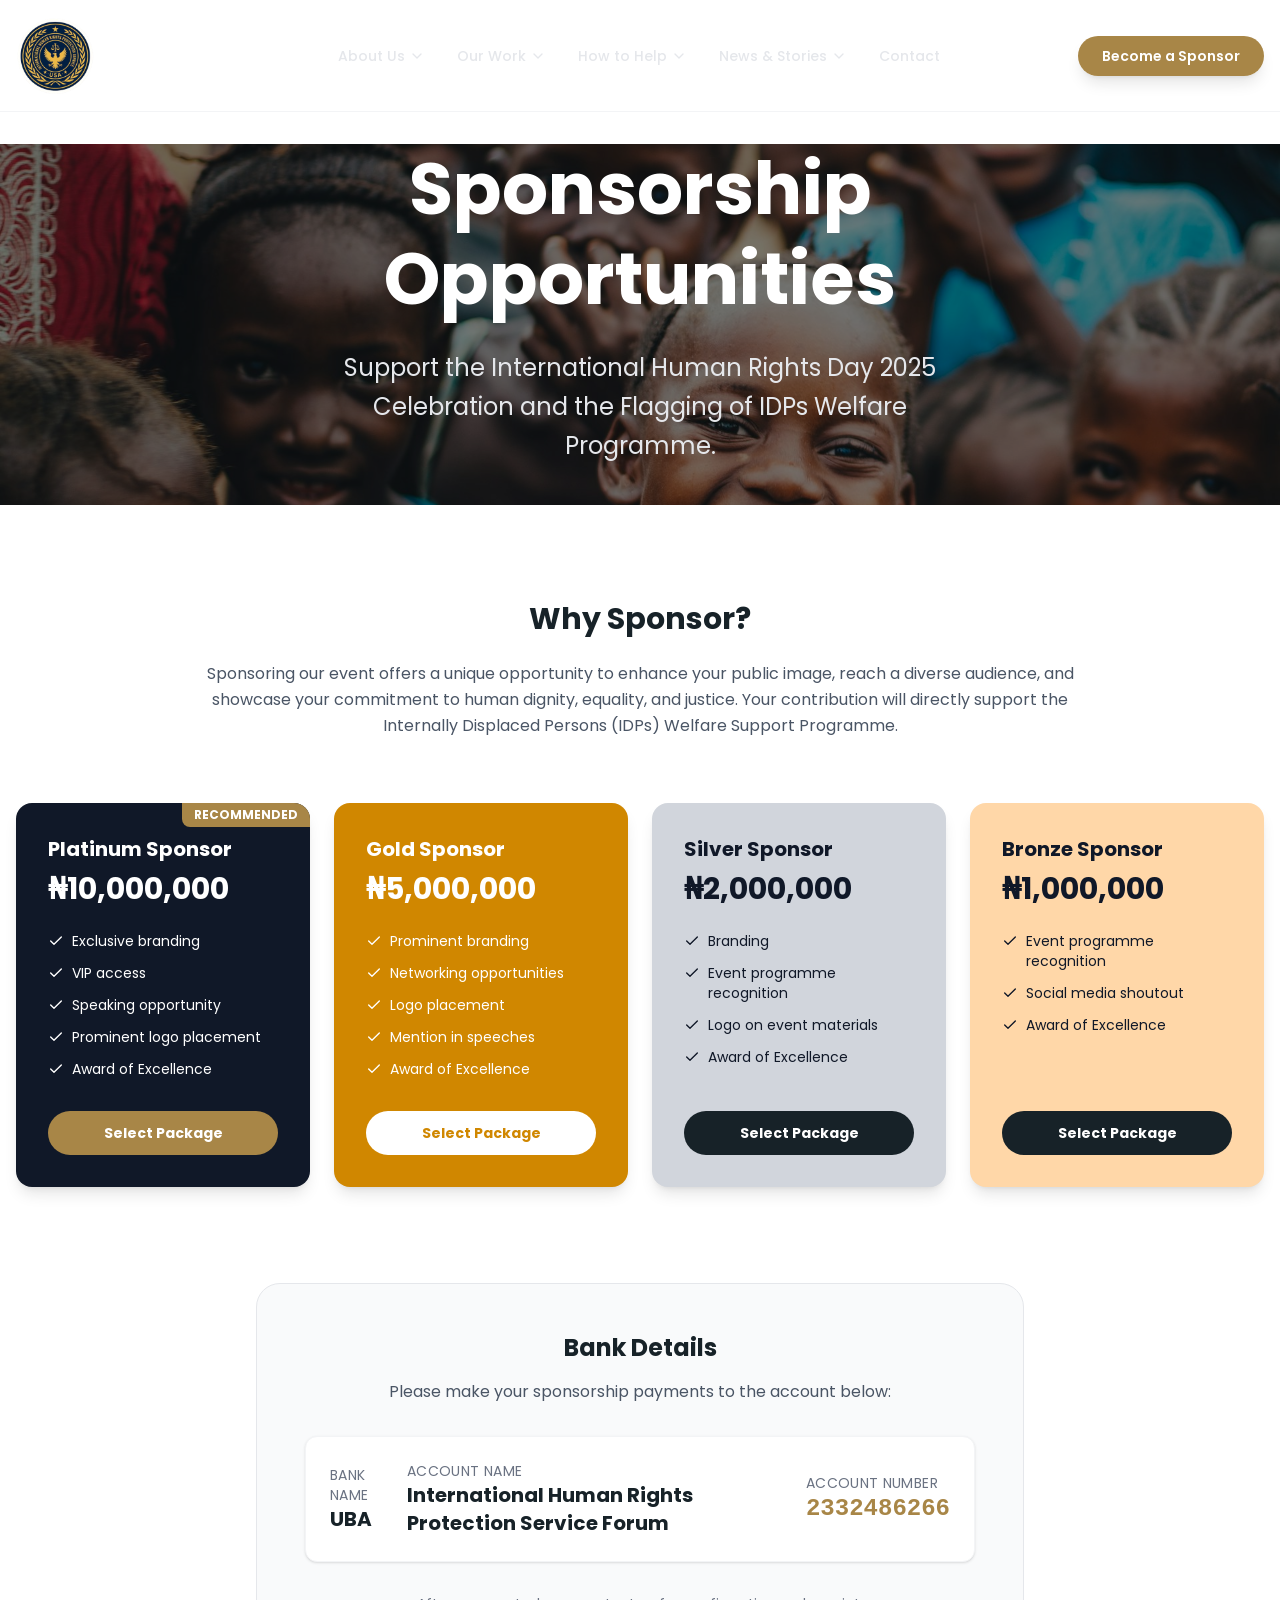
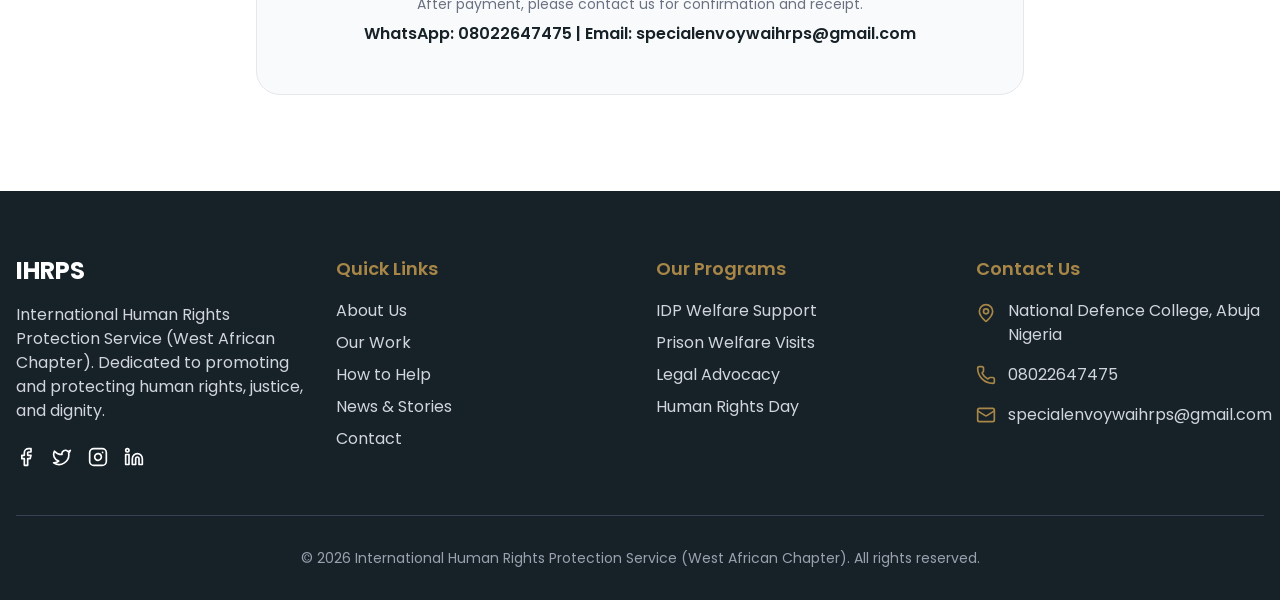
<file: how-to-help/sponsorship/index.html>
<!DOCTYPE html><!--4A1fDHcFpsWiHiPRnesHs--><html lang="en"><head><meta charSet="utf-8"/><meta name="viewport" content="width=device-width, initial-scale=1"/><link rel="preload" href="/_next/static/media/043b82ab31bba5a4-s.p.b67c2e04.woff2" as="font" crossorigin="" type="font/woff2"/><link rel="preload" href="/_next/static/media/47fe1b7cd6e6ed85-s.p.855a563b.woff2" as="font" crossorigin="" type="font/woff2"/><link rel="preload" href="/_next/static/media/4b766aa38fdaaae3-s.p.6d98c708.woff2" as="font" crossorigin="" type="font/woff2"/><link rel="preload" href="/_next/static/media/829ba4228c966254-s.p.a61bc753.woff2" as="font" crossorigin="" type="font/woff2"/><link rel="preload" href="/_next/static/media/8e6fa89aa22d24ec-s.p.3aec397d.woff2" as="font" crossorigin="" type="font/woff2"/><link rel="preload" href="/_next/static/media/a218039a3287bcfd-s.p.4a23d71b.woff2" as="font" crossorigin="" type="font/woff2"/><link rel="preload" href="/_next/static/media/c7d9ca68f9942779-s.p.5f8f1848.woff2" as="font" crossorigin="" type="font/woff2"/><link rel="preload" href="/_next/static/media/c875c6f5d3e977ac-s.p.80fc2c9e.woff2" as="font" crossorigin="" type="font/woff2"/><link rel="preload" href="/_next/static/media/e2334d715941921e-s.p.d82a9aff.woff2" as="font" crossorigin="" type="font/woff2"/><link rel="stylesheet" href="/_next/static/chunks/30d98c4b17019f96.css" data-precedence="next"/><meta name="next-size-adjust" content=""/><title>International Human Rights Protection Service (West African Chapter)</title><meta name="description" content="Promoting and protecting human rights across West Africa."/><link rel="icon" href="/favicon.ico?favicon.2f53639b.ico" sizes="256x256" type="image/x-icon"/><link rel="icon" href="/icon.png?icon.4544db1c.png" sizes="500x500" type="image/png"/></head><body class="poppins_7bca3204-module__bb2BKG__variable poppins_7bca3204-module__bb2BKG__className antialiased flex flex-col min-h-screen"><div hidden=""><!--$--><!--/$--></div><nav class="fixed w-full z-50 transition-all duration-300 bg-transparent py-4 text-white"><div class="container mx-auto px-4"><div class="flex justify-between items-center"><a class="flex items-center space-x-4 z-50" href="/"><div class="relative w-20 h-20"><img alt="IHRPS Logo" loading="lazy" decoding="async" data-nimg="fill" class="object-contain" style="position:absolute;height:100%;width:100%;left:0;top:0;right:0;bottom:0;color:transparent" sizes="100vw" srcSet="/assets/icon.png" src="/assets/icon.png"/></div><span class="text-2xl md:text-3xl font-black uppercase tracking-widest -ml-4 text-white">IHRPS</span></a><div class="hidden lg:flex items-center space-x-8"><div class="relative group"><button class="flex items-center space-x-1 font-medium text-sm transition-colors py-2 text-gray-200 hover:text-white"><span>About Us</span><svg xmlns="http://www.w3.org/2000/svg" width="24" height="24" viewBox="0 0 24 24" fill="none" stroke="currentColor" stroke-width="2" stroke-linecap="round" stroke-linejoin="round" class="lucide lucide-chevron-down w-4 h-4" aria-hidden="true"><path d="m6 9 6 6 6-6"></path></svg></button><div class="absolute top-full left-1/2 -translate-x-1/2 w-[600px] bg-white rounded-lg shadow-xl border border-gray-100 overflow-hidden transition-all duration-200 origin-top opacity-0 scale-95 invisible"><div class="p-6 grid grid-cols-2 gap-6"><a class="flex items-start space-x-4 p-3 rounded-lg hover:bg-gray-50 transition-colors group/item" href="/about"><div class="w-10 h-10 rounded-full bg-primary/5 flex items-center justify-center shrink-0 group-hover/item:bg-accent/10 transition-colors"><svg xmlns="http://www.w3.org/2000/svg" width="24" height="24" viewBox="0 0 24 24" fill="none" stroke="currentColor" stroke-width="2" stroke-linecap="round" stroke-linejoin="round" class="lucide lucide-globe w-5 h-5 text-primary group-hover/item:text-accent transition-colors" aria-hidden="true"><circle cx="12" cy="12" r="10"></circle><path d="M12 2a14.5 14.5 0 0 0 0 20 14.5 14.5 0 0 0 0-20"></path><path d="M2 12h20"></path></svg></div><div><h4 class="text-sm font-semibold text-gray-900 group-hover/item:text-accent transition-colors">Who We Are</h4><p class="text-xs text-gray-500 mt-1 line-clamp-2">Learn about our mission and values</p></div></a><a class="flex items-start space-x-4 p-3 rounded-lg hover:bg-gray-50 transition-colors group/item" href="/about/vision"><div class="w-10 h-10 rounded-full bg-primary/5 flex items-center justify-center shrink-0 group-hover/item:bg-accent/10 transition-colors"><svg xmlns="http://www.w3.org/2000/svg" width="24" height="24" viewBox="0 0 24 24" fill="none" stroke="currentColor" stroke-width="2" stroke-linecap="round" stroke-linejoin="round" class="lucide lucide-shield w-5 h-5 text-primary group-hover/item:text-accent transition-colors" aria-hidden="true"><path d="M20 13c0 5-3.5 7.5-7.66 8.95a1 1 0 0 1-.67-.01C7.5 20.5 4 18 4 13V6a1 1 0 0 1 1-1c2 0 4.5-1.2 6.24-2.72a1.17 1.17 0 0 1 1.52 0C14.51 3.81 17 5 19 5a1 1 0 0 1 1 1z"></path></svg></div><div><h4 class="text-sm font-semibold text-gray-900 group-hover/item:text-accent transition-colors">Vision 2026</h4><p class="text-xs text-gray-500 mt-1 line-clamp-2">Our strategic roadmap for the future</p></div></a><a class="flex items-start space-x-4 p-3 rounded-lg hover:bg-gray-50 transition-colors group/item" href="/about/leadership"><div class="w-10 h-10 rounded-full bg-primary/5 flex items-center justify-center shrink-0 group-hover/item:bg-accent/10 transition-colors"><svg xmlns="http://www.w3.org/2000/svg" width="24" height="24" viewBox="0 0 24 24" fill="none" stroke="currentColor" stroke-width="2" stroke-linecap="round" stroke-linejoin="round" class="lucide lucide-users w-5 h-5 text-primary group-hover/item:text-accent transition-colors" aria-hidden="true"><path d="M16 21v-2a4 4 0 0 0-4-4H6a4 4 0 0 0-4 4v2"></path><path d="M16 3.128a4 4 0 0 1 0 7.744"></path><path d="M22 21v-2a4 4 0 0 0-3-3.87"></path><circle cx="9" cy="7" r="4"></circle></svg></div><div><h4 class="text-sm font-semibold text-gray-900 group-hover/item:text-accent transition-colors">Leadership</h4><p class="text-xs text-gray-500 mt-1 line-clamp-2">Meet the team leading the charge</p></div></a></div><div class="bg-gray-50 p-4 text-center"><a class="text-xs font-medium text-accent hover:text-primary transition-colors uppercase tracking-wide" href="/about">View All <!-- -->About Us<!-- --> →</a></div></div></div><div class="relative group"><button class="flex items-center space-x-1 font-medium text-sm transition-colors py-2 text-gray-200 hover:text-white"><span>Our Work</span><svg xmlns="http://www.w3.org/2000/svg" width="24" height="24" viewBox="0 0 24 24" fill="none" stroke="currentColor" stroke-width="2" stroke-linecap="round" stroke-linejoin="round" class="lucide lucide-chevron-down w-4 h-4" aria-hidden="true"><path d="m6 9 6 6 6-6"></path></svg></button><div class="absolute top-full left-1/2 -translate-x-1/2 w-[600px] bg-white rounded-lg shadow-xl border border-gray-100 overflow-hidden transition-all duration-200 origin-top opacity-0 scale-95 invisible"><div class="p-6 grid grid-cols-2 gap-6"><a class="flex items-start space-x-4 p-3 rounded-lg hover:bg-gray-50 transition-colors group/item" href="/our-work/programs"><div class="w-10 h-10 rounded-full bg-primary/5 flex items-center justify-center shrink-0 group-hover/item:bg-accent/10 transition-colors"><svg xmlns="http://www.w3.org/2000/svg" width="24" height="24" viewBox="0 0 24 24" fill="none" stroke="currentColor" stroke-width="2" stroke-linecap="round" stroke-linejoin="round" class="lucide lucide-hand-heart w-5 h-5 text-primary group-hover/item:text-accent transition-colors" aria-hidden="true"><path d="M11 14h2a2 2 0 0 0 0-4h-3c-.6 0-1.1.2-1.4.6L3 16"></path><path d="m14.45 13.39 5.05-4.694C20.196 8 21 6.85 21 5.75a2.75 2.75 0 0 0-4.797-1.837.276.276 0 0 1-.406 0A2.75 2.75 0 0 0 11 5.75c0 1.2.802 2.248 1.5 2.946L16 11.95"></path><path d="m2 15 6 6"></path><path d="m7 20 1.6-1.4c.3-.4.8-.6 1.4-.6h4c1.1 0 2.1-.4 2.8-1.2l4.6-4.4a1 1 0 0 0-2.75-2.91"></path></svg></div><div><h4 class="text-sm font-semibold text-gray-900 group-hover/item:text-accent transition-colors">Programs</h4><p class="text-xs text-gray-500 mt-1 line-clamp-2">Initiatives driving real change</p></div></a><a class="flex items-start space-x-4 p-3 rounded-lg hover:bg-gray-50 transition-colors group/item" href="/our-work/advocacy"><div class="w-10 h-10 rounded-full bg-primary/5 flex items-center justify-center shrink-0 group-hover/item:bg-accent/10 transition-colors"><svg xmlns="http://www.w3.org/2000/svg" width="24" height="24" viewBox="0 0 24 24" fill="none" stroke="currentColor" stroke-width="2" stroke-linecap="round" stroke-linejoin="round" class="lucide lucide-scale w-5 h-5 text-primary group-hover/item:text-accent transition-colors" aria-hidden="true"><path d="M12 3v18"></path><path d="m19 8 3 8a5 5 0 0 1-6 0zV7"></path><path d="M3 7h1a17 17 0 0 0 8-2 17 17 0 0 0 8 2h1"></path><path d="m5 8 3 8a5 5 0 0 1-6 0zV7"></path><path d="M7 21h10"></path></svg></div><div><h4 class="text-sm font-semibold text-gray-900 group-hover/item:text-accent transition-colors">Advocacy</h4><p class="text-xs text-gray-500 mt-1 line-clamp-2">Fighting for justice and equality</p></div></a><a class="flex items-start space-x-4 p-3 rounded-lg hover:bg-gray-50 transition-colors group/item" href="/our-work/projects"><div class="w-10 h-10 rounded-full bg-primary/5 flex items-center justify-center shrink-0 group-hover/item:bg-accent/10 transition-colors"><svg xmlns="http://www.w3.org/2000/svg" width="24" height="24" viewBox="0 0 24 24" fill="none" stroke="currentColor" stroke-width="2" stroke-linecap="round" stroke-linejoin="round" class="lucide lucide-globe w-5 h-5 text-primary group-hover/item:text-accent transition-colors" aria-hidden="true"><circle cx="12" cy="12" r="10"></circle><path d="M12 2a14.5 14.5 0 0 0 0 20 14.5 14.5 0 0 0 0-20"></path><path d="M2 12h20"></path></svg></div><div><h4 class="text-sm font-semibold text-gray-900 group-hover/item:text-accent transition-colors">Projects</h4><p class="text-xs text-gray-500 mt-1 line-clamp-2">Ongoing field operations</p></div></a></div><div class="bg-gray-50 p-4 text-center"><a class="text-xs font-medium text-accent hover:text-primary transition-colors uppercase tracking-wide" href="/our-work">View All <!-- -->Our Work<!-- --> →</a></div></div></div><div class="relative group"><button class="flex items-center space-x-1 font-medium text-sm transition-colors py-2 text-gray-200 hover:text-white"><span>How to Help</span><svg xmlns="http://www.w3.org/2000/svg" width="24" height="24" viewBox="0 0 24 24" fill="none" stroke="currentColor" stroke-width="2" stroke-linecap="round" stroke-linejoin="round" class="lucide lucide-chevron-down w-4 h-4" aria-hidden="true"><path d="m6 9 6 6 6-6"></path></svg></button><div class="absolute top-full left-1/2 -translate-x-1/2 w-[600px] bg-white rounded-lg shadow-xl border border-gray-100 overflow-hidden transition-all duration-200 origin-top opacity-0 scale-95 invisible"><div class="p-6 grid grid-cols-2 gap-6"><a class="flex items-start space-x-4 p-3 rounded-lg hover:bg-gray-50 transition-colors group/item" href="/how-to-help/sponsorship"><div class="w-10 h-10 rounded-full bg-primary/5 flex items-center justify-center shrink-0 group-hover/item:bg-accent/10 transition-colors"><svg xmlns="http://www.w3.org/2000/svg" width="24" height="24" viewBox="0 0 24 24" fill="none" stroke="currentColor" stroke-width="2" stroke-linecap="round" stroke-linejoin="round" class="lucide lucide-award w-5 h-5 text-primary group-hover/item:text-accent transition-colors" aria-hidden="true"><path d="m15.477 12.89 1.515 8.526a.5.5 0 0 1-.81.47l-3.58-2.687a1 1 0 0 0-1.197 0l-3.586 2.686a.5.5 0 0 1-.81-.469l1.514-8.526"></path><circle cx="12" cy="8" r="6"></circle></svg></div><div><h4 class="text-sm font-semibold text-gray-900 group-hover/item:text-accent transition-colors">Sponsorship</h4><p class="text-xs text-gray-500 mt-1 line-clamp-2">Support our cause financially</p></div></a><a class="flex items-start space-x-4 p-3 rounded-lg hover:bg-gray-50 transition-colors group/item" href="/how-to-help/partner"><div class="w-10 h-10 rounded-full bg-primary/5 flex items-center justify-center shrink-0 group-hover/item:bg-accent/10 transition-colors"><svg xmlns="http://www.w3.org/2000/svg" width="24" height="24" viewBox="0 0 24 24" fill="none" stroke="currentColor" stroke-width="2" stroke-linecap="round" stroke-linejoin="round" class="lucide lucide-users w-5 h-5 text-primary group-hover/item:text-accent transition-colors" aria-hidden="true"><path d="M16 21v-2a4 4 0 0 0-4-4H6a4 4 0 0 0-4 4v2"></path><path d="M16 3.128a4 4 0 0 1 0 7.744"></path><path d="M22 21v-2a4 4 0 0 0-3-3.87"></path><circle cx="9" cy="7" r="4"></circle></svg></div><div><h4 class="text-sm font-semibold text-gray-900 group-hover/item:text-accent transition-colors">Partner with Us</h4><p class="text-xs text-gray-500 mt-1 line-clamp-2">Collaborate for greater impact</p></div></a></div><div class="bg-gray-50 p-4 text-center"><a class="text-xs font-medium text-accent hover:text-primary transition-colors uppercase tracking-wide" href="/how-to-help">View All <!-- -->How to Help<!-- --> →</a></div></div></div><div class="relative group"><button class="flex items-center space-x-1 font-medium text-sm transition-colors py-2 text-gray-200 hover:text-white"><span>News &amp; Stories</span><svg xmlns="http://www.w3.org/2000/svg" width="24" height="24" viewBox="0 0 24 24" fill="none" stroke="currentColor" stroke-width="2" stroke-linecap="round" stroke-linejoin="round" class="lucide lucide-chevron-down w-4 h-4" aria-hidden="true"><path d="m6 9 6 6 6-6"></path></svg></button><div class="absolute top-full left-1/2 -translate-x-1/2 w-[600px] bg-white rounded-lg shadow-xl border border-gray-100 overflow-hidden transition-all duration-200 origin-top opacity-0 scale-95 invisible"><div class="p-6 grid grid-cols-2 gap-6"><a class="flex items-start space-x-4 p-3 rounded-lg hover:bg-gray-50 transition-colors group/item" href="/news"><div class="w-10 h-10 rounded-full bg-primary/5 flex items-center justify-center shrink-0 group-hover/item:bg-accent/10 transition-colors"><svg xmlns="http://www.w3.org/2000/svg" width="24" height="24" viewBox="0 0 24 24" fill="none" stroke="currentColor" stroke-width="2" stroke-linecap="round" stroke-linejoin="round" class="lucide lucide-newspaper w-5 h-5 text-primary group-hover/item:text-accent transition-colors" aria-hidden="true"><path d="M15 18h-5"></path><path d="M18 14h-8"></path><path d="M4 22h16a2 2 0 0 0 2-2V4a2 2 0 0 0-2-2H8a2 2 0 0 0-2 2v16a2 2 0 0 1-4 0v-9a2 2 0 0 1 2-2h2"></path><rect width="8" height="4" x="10" y="6" rx="1"></rect></svg></div><div><h4 class="text-sm font-semibold text-gray-900 group-hover/item:text-accent transition-colors">Latest News</h4><p class="text-xs text-gray-500 mt-1 line-clamp-2">Updates from the field</p></div></a><a class="flex items-start space-x-4 p-3 rounded-lg hover:bg-gray-50 transition-colors group/item" href="/news/press"><div class="w-10 h-10 rounded-full bg-primary/5 flex items-center justify-center shrink-0 group-hover/item:bg-accent/10 transition-colors"><svg xmlns="http://www.w3.org/2000/svg" width="24" height="24" viewBox="0 0 24 24" fill="none" stroke="currentColor" stroke-width="2" stroke-linecap="round" stroke-linejoin="round" class="lucide lucide-globe w-5 h-5 text-primary group-hover/item:text-accent transition-colors" aria-hidden="true"><circle cx="12" cy="12" r="10"></circle><path d="M12 2a14.5 14.5 0 0 0 0 20 14.5 14.5 0 0 0 0-20"></path><path d="M2 12h20"></path></svg></div><div><h4 class="text-sm font-semibold text-gray-900 group-hover/item:text-accent transition-colors">Press Releases</h4><p class="text-xs text-gray-500 mt-1 line-clamp-2">Official announcements</p></div></a><a class="flex items-start space-x-4 p-3 rounded-lg hover:bg-gray-50 transition-colors group/item" href="/news/events"><div class="w-10 h-10 rounded-full bg-primary/5 flex items-center justify-center shrink-0 group-hover/item:bg-accent/10 transition-colors"><svg xmlns="http://www.w3.org/2000/svg" width="24" height="24" viewBox="0 0 24 24" fill="none" stroke="currentColor" stroke-width="2" stroke-linecap="round" stroke-linejoin="round" class="lucide lucide-calendar w-5 h-5 text-primary group-hover/item:text-accent transition-colors" aria-hidden="true"><path d="M8 2v4"></path><path d="M16 2v4"></path><rect width="18" height="18" x="3" y="4" rx="2"></rect><path d="M3 10h18"></path></svg></div><div><h4 class="text-sm font-semibold text-gray-900 group-hover/item:text-accent transition-colors">Events</h4><p class="text-xs text-gray-500 mt-1 line-clamp-2">Upcoming gatherings and conferences</p></div></a></div><div class="bg-gray-50 p-4 text-center"><a class="text-xs font-medium text-accent hover:text-primary transition-colors uppercase tracking-wide" href="/news">View All <!-- -->News &amp; Stories<!-- --> →</a></div></div></div><a class="font-medium text-sm transition-colors text-gray-200 hover:text-white" href="/contact">Contact</a></div><div class="hidden lg:block"><a class="bg-accent hover:bg-accent/90 text-white px-6 py-2.5 rounded-full text-sm font-semibold transition-colors shadow-lg hover:shadow-xl transform hover:-translate-y-0.5 duration-200" href="/how-to-help/sponsorship">Become a Sponsor</a></div><button class="lg:hidden z-50"><svg xmlns="http://www.w3.org/2000/svg" width="24" height="24" viewBox="0 0 24 24" fill="none" stroke="currentColor" stroke-width="2" stroke-linecap="round" stroke-linejoin="round" class="lucide lucide-menu w-6 h-6 text-white" aria-hidden="true"><path d="M4 5h16"></path><path d="M4 12h16"></path><path d="M4 19h16"></path></svg></button></div></div><div class="fixed inset-0 bg-primary/95 backdrop-blur-sm z-40 transition-all duration-300 lg:hidden flex flex-col pt-24 px-6 overflow-y-auto opacity-0 invisible"><div class="space-y-6"><div class="space-y-3"><div class="flex items-center space-x-2 text-accent font-semibold text-lg border-b border-white/10 pb-2"><svg xmlns="http://www.w3.org/2000/svg" width="24" height="24" viewBox="0 0 24 24" fill="none" stroke="currentColor" stroke-width="2" stroke-linecap="round" stroke-linejoin="round" class="lucide lucide-info w-5 h-5" aria-hidden="true"><circle cx="12" cy="12" r="10"></circle><path d="M12 16v-4"></path><path d="M12 8h.01"></path></svg><span>About Us</span></div><div class="grid grid-cols-1 gap-3 pl-4"><a class="text-gray-300 hover:text-white text-sm py-1 block" href="/about">Who We Are</a><a class="text-gray-300 hover:text-white text-sm py-1 block" href="/about/vision">Vision 2026</a><a class="text-gray-300 hover:text-white text-sm py-1 block" href="/about/leadership">Leadership</a></div></div><div class="space-y-3"><div class="flex items-center space-x-2 text-accent font-semibold text-lg border-b border-white/10 pb-2"><svg xmlns="http://www.w3.org/2000/svg" width="24" height="24" viewBox="0 0 24 24" fill="none" stroke="currentColor" stroke-width="2" stroke-linecap="round" stroke-linejoin="round" class="lucide lucide-scale w-5 h-5" aria-hidden="true"><path d="M12 3v18"></path><path d="m19 8 3 8a5 5 0 0 1-6 0zV7"></path><path d="M3 7h1a17 17 0 0 0 8-2 17 17 0 0 0 8 2h1"></path><path d="m5 8 3 8a5 5 0 0 1-6 0zV7"></path><path d="M7 21h10"></path></svg><span>Our Work</span></div><div class="grid grid-cols-1 gap-3 pl-4"><a class="text-gray-300 hover:text-white text-sm py-1 block" href="/our-work/programs">Programs</a><a class="text-gray-300 hover:text-white text-sm py-1 block" href="/our-work/advocacy">Advocacy</a><a class="text-gray-300 hover:text-white text-sm py-1 block" href="/our-work/projects">Projects</a></div></div><div class="space-y-3"><div class="flex items-center space-x-2 text-accent font-semibold text-lg border-b border-white/10 pb-2"><svg xmlns="http://www.w3.org/2000/svg" width="24" height="24" viewBox="0 0 24 24" fill="none" stroke="currentColor" stroke-width="2" stroke-linecap="round" stroke-linejoin="round" class="lucide lucide-heart w-5 h-5" aria-hidden="true"><path d="M2 9.5a5.5 5.5 0 0 1 9.591-3.676.56.56 0 0 0 .818 0A5.49 5.49 0 0 1 22 9.5c0 2.29-1.5 4-3 5.5l-5.492 5.313a2 2 0 0 1-3 .019L5 15c-1.5-1.5-3-3.2-3-5.5"></path></svg><span>How to Help</span></div><div class="grid grid-cols-1 gap-3 pl-4"><a class="text-gray-300 hover:text-white text-sm py-1 block" href="/how-to-help/sponsorship">Sponsorship</a><a class="text-gray-300 hover:text-white text-sm py-1 block" href="/how-to-help/partner">Partner with Us</a></div></div><div class="space-y-3"><div class="flex items-center space-x-2 text-accent font-semibold text-lg border-b border-white/10 pb-2"><svg xmlns="http://www.w3.org/2000/svg" width="24" height="24" viewBox="0 0 24 24" fill="none" stroke="currentColor" stroke-width="2" stroke-linecap="round" stroke-linejoin="round" class="lucide lucide-newspaper w-5 h-5" aria-hidden="true"><path d="M15 18h-5"></path><path d="M18 14h-8"></path><path d="M4 22h16a2 2 0 0 0 2-2V4a2 2 0 0 0-2-2H8a2 2 0 0 0-2 2v16a2 2 0 0 1-4 0v-9a2 2 0 0 1 2-2h2"></path><rect width="8" height="4" x="10" y="6" rx="1"></rect></svg><span>News &amp; Stories</span></div><div class="grid grid-cols-1 gap-3 pl-4"><a class="text-gray-300 hover:text-white text-sm py-1 block" href="/news">Latest News</a><a class="text-gray-300 hover:text-white text-sm py-1 block" href="/news/press">Press Releases</a><a class="text-gray-300 hover:text-white text-sm py-1 block" href="/news/events">Events</a></div></div><a class="block text-lg font-semibold text-white border-b border-white/10 pb-2" href="/contact">Contact</a><a class="block w-full bg-accent text-white text-center py-3 rounded-lg font-semibold mt-8" href="/how-to-help/sponsorship">Become a Sponsor</a></div></div></nav><div class="h-24 md:h-28 w-full bg-white border-b border-gray-100 mb-8"></div><main class="flex-grow"><div><div class="relative flex items-center justify-center text-center text-white overflow-hidden min-h-[40vh]"><div class="absolute inset-0 bg-cover bg-center bg-no-repeat z-0" style="background-image:url(/assets/sponsor-hero-placeholder.jpg)"><div class="absolute inset-0 bg-black/50"></div></div><div class="relative z-10 container mx-auto px-4 max-w-4xl"><h1 class="text-4xl md:text-6xl lg:text-7xl font-bold mb-6 leading-tight animate-fade-in-up">Sponsorship Opportunities</h1><p class="text-lg md:text-xl lg:text-2xl text-gray-200 mb-10 max-w-2xl mx-auto leading-relaxed">Support the International Human Rights Day 2025 Celebration and the Flagging of IDPs Welfare Programme.</p><div class="flex flex-col sm:flex-row items-center justify-center gap-4"></div></div></div><section class="py-16 md:py-24"><div class="container mx-auto px-4"><div class="max-w-4xl mx-auto text-center mb-16"><h2 class="text-3xl font-bold mb-6 text-primary">Why Sponsor?</h2><p class="text-gray-600 leading-relaxed mb-8">Sponsoring our event offers a unique opportunity to enhance your public image, reach a diverse audience, and showcase your commitment to human dignity, equality, and justice. Your contribution will directly support the Internally Displaced Persons (IDPs) Welfare Support Programme.</p></div><div class="grid grid-cols-1 md:grid-cols-2 lg:grid-cols-4 gap-6 mb-24"><div class="rounded-2xl p-8 flex flex-col bg-gray-900 text-white shadow-lg relative overflow-hidden"><div class="absolute top-0 right-0 bg-accent text-white text-xs font-bold px-3 py-1 rounded-bl-lg">RECOMMENDED</div><h3 class="text-xl font-bold mb-2">Platinum Sponsor</h3><p class="text-3xl font-bold mb-6">₦10,000,000</p><ul class="space-y-3 mb-8 flex-grow"><li class="flex items-start text-sm"><svg xmlns="http://www.w3.org/2000/svg" width="24" height="24" viewBox="0 0 24 24" fill="none" stroke="currentColor" stroke-width="2" stroke-linecap="round" stroke-linejoin="round" class="lucide lucide-check w-4 h-4 mr-2 shrink-0 mt-0.5" aria-hidden="true"><path d="M20 6 9 17l-5-5"></path></svg><span>Exclusive branding</span></li><li class="flex items-start text-sm"><svg xmlns="http://www.w3.org/2000/svg" width="24" height="24" viewBox="0 0 24 24" fill="none" stroke="currentColor" stroke-width="2" stroke-linecap="round" stroke-linejoin="round" class="lucide lucide-check w-4 h-4 mr-2 shrink-0 mt-0.5" aria-hidden="true"><path d="M20 6 9 17l-5-5"></path></svg><span>VIP access</span></li><li class="flex items-start text-sm"><svg xmlns="http://www.w3.org/2000/svg" width="24" height="24" viewBox="0 0 24 24" fill="none" stroke="currentColor" stroke-width="2" stroke-linecap="round" stroke-linejoin="round" class="lucide lucide-check w-4 h-4 mr-2 shrink-0 mt-0.5" aria-hidden="true"><path d="M20 6 9 17l-5-5"></path></svg><span>Speaking opportunity</span></li><li class="flex items-start text-sm"><svg xmlns="http://www.w3.org/2000/svg" width="24" height="24" viewBox="0 0 24 24" fill="none" stroke="currentColor" stroke-width="2" stroke-linecap="round" stroke-linejoin="round" class="lucide lucide-check w-4 h-4 mr-2 shrink-0 mt-0.5" aria-hidden="true"><path d="M20 6 9 17l-5-5"></path></svg><span>Prominent logo placement</span></li><li class="flex items-start text-sm"><svg xmlns="http://www.w3.org/2000/svg" width="24" height="24" viewBox="0 0 24 24" fill="none" stroke="currentColor" stroke-width="2" stroke-linecap="round" stroke-linejoin="round" class="lucide lucide-check w-4 h-4 mr-2 shrink-0 mt-0.5" aria-hidden="true"><path d="M20 6 9 17l-5-5"></path></svg><span>Award of Excellence</span></li></ul><button class="w-full py-3 rounded-full font-bold text-sm transition-transform hover:scale-105 bg-accent text-white">Select Package</button></div><div class="rounded-2xl p-8 flex flex-col bg-yellow-600 text-white shadow-lg relative overflow-hidden"><h3 class="text-xl font-bold mb-2">Gold Sponsor</h3><p class="text-3xl font-bold mb-6">₦5,000,000</p><ul class="space-y-3 mb-8 flex-grow"><li class="flex items-start text-sm"><svg xmlns="http://www.w3.org/2000/svg" width="24" height="24" viewBox="0 0 24 24" fill="none" stroke="currentColor" stroke-width="2" stroke-linecap="round" stroke-linejoin="round" class="lucide lucide-check w-4 h-4 mr-2 shrink-0 mt-0.5" aria-hidden="true"><path d="M20 6 9 17l-5-5"></path></svg><span>Prominent branding</span></li><li class="flex items-start text-sm"><svg xmlns="http://www.w3.org/2000/svg" width="24" height="24" viewBox="0 0 24 24" fill="none" stroke="currentColor" stroke-width="2" stroke-linecap="round" stroke-linejoin="round" class="lucide lucide-check w-4 h-4 mr-2 shrink-0 mt-0.5" aria-hidden="true"><path d="M20 6 9 17l-5-5"></path></svg><span>Networking opportunities</span></li><li class="flex items-start text-sm"><svg xmlns="http://www.w3.org/2000/svg" width="24" height="24" viewBox="0 0 24 24" fill="none" stroke="currentColor" stroke-width="2" stroke-linecap="round" stroke-linejoin="round" class="lucide lucide-check w-4 h-4 mr-2 shrink-0 mt-0.5" aria-hidden="true"><path d="M20 6 9 17l-5-5"></path></svg><span>Logo placement</span></li><li class="flex items-start text-sm"><svg xmlns="http://www.w3.org/2000/svg" width="24" height="24" viewBox="0 0 24 24" fill="none" stroke="currentColor" stroke-width="2" stroke-linecap="round" stroke-linejoin="round" class="lucide lucide-check w-4 h-4 mr-2 shrink-0 mt-0.5" aria-hidden="true"><path d="M20 6 9 17l-5-5"></path></svg><span>Mention in speeches</span></li><li class="flex items-start text-sm"><svg xmlns="http://www.w3.org/2000/svg" width="24" height="24" viewBox="0 0 24 24" fill="none" stroke="currentColor" stroke-width="2" stroke-linecap="round" stroke-linejoin="round" class="lucide lucide-check w-4 h-4 mr-2 shrink-0 mt-0.5" aria-hidden="true"><path d="M20 6 9 17l-5-5"></path></svg><span>Award of Excellence</span></li></ul><button class="w-full py-3 rounded-full font-bold text-sm transition-transform hover:scale-105 bg-white text-yellow-600">Select Package</button></div><div class="rounded-2xl p-8 flex flex-col bg-gray-300 text-gray-900 shadow-lg relative overflow-hidden"><h3 class="text-xl font-bold mb-2">Silver Sponsor</h3><p class="text-3xl font-bold mb-6">₦2,000,000</p><ul class="space-y-3 mb-8 flex-grow"><li class="flex items-start text-sm"><svg xmlns="http://www.w3.org/2000/svg" width="24" height="24" viewBox="0 0 24 24" fill="none" stroke="currentColor" stroke-width="2" stroke-linecap="round" stroke-linejoin="round" class="lucide lucide-check w-4 h-4 mr-2 shrink-0 mt-0.5" aria-hidden="true"><path d="M20 6 9 17l-5-5"></path></svg><span>Branding</span></li><li class="flex items-start text-sm"><svg xmlns="http://www.w3.org/2000/svg" width="24" height="24" viewBox="0 0 24 24" fill="none" stroke="currentColor" stroke-width="2" stroke-linecap="round" stroke-linejoin="round" class="lucide lucide-check w-4 h-4 mr-2 shrink-0 mt-0.5" aria-hidden="true"><path d="M20 6 9 17l-5-5"></path></svg><span>Event programme recognition</span></li><li class="flex items-start text-sm"><svg xmlns="http://www.w3.org/2000/svg" width="24" height="24" viewBox="0 0 24 24" fill="none" stroke="currentColor" stroke-width="2" stroke-linecap="round" stroke-linejoin="round" class="lucide lucide-check w-4 h-4 mr-2 shrink-0 mt-0.5" aria-hidden="true"><path d="M20 6 9 17l-5-5"></path></svg><span>Logo on event materials</span></li><li class="flex items-start text-sm"><svg xmlns="http://www.w3.org/2000/svg" width="24" height="24" viewBox="0 0 24 24" fill="none" stroke="currentColor" stroke-width="2" stroke-linecap="round" stroke-linejoin="round" class="lucide lucide-check w-4 h-4 mr-2 shrink-0 mt-0.5" aria-hidden="true"><path d="M20 6 9 17l-5-5"></path></svg><span>Award of Excellence</span></li></ul><button class="w-full py-3 rounded-full font-bold text-sm transition-transform hover:scale-105 bg-primary text-white">Select Package</button></div><div class="rounded-2xl p-8 flex flex-col bg-orange-200 text-gray-900 shadow-lg relative overflow-hidden"><h3 class="text-xl font-bold mb-2">Bronze Sponsor</h3><p class="text-3xl font-bold mb-6">₦1,000,000</p><ul class="space-y-3 mb-8 flex-grow"><li class="flex items-start text-sm"><svg xmlns="http://www.w3.org/2000/svg" width="24" height="24" viewBox="0 0 24 24" fill="none" stroke="currentColor" stroke-width="2" stroke-linecap="round" stroke-linejoin="round" class="lucide lucide-check w-4 h-4 mr-2 shrink-0 mt-0.5" aria-hidden="true"><path d="M20 6 9 17l-5-5"></path></svg><span>Event programme recognition</span></li><li class="flex items-start text-sm"><svg xmlns="http://www.w3.org/2000/svg" width="24" height="24" viewBox="0 0 24 24" fill="none" stroke="currentColor" stroke-width="2" stroke-linecap="round" stroke-linejoin="round" class="lucide lucide-check w-4 h-4 mr-2 shrink-0 mt-0.5" aria-hidden="true"><path d="M20 6 9 17l-5-5"></path></svg><span>Social media shoutout</span></li><li class="flex items-start text-sm"><svg xmlns="http://www.w3.org/2000/svg" width="24" height="24" viewBox="0 0 24 24" fill="none" stroke="currentColor" stroke-width="2" stroke-linecap="round" stroke-linejoin="round" class="lucide lucide-check w-4 h-4 mr-2 shrink-0 mt-0.5" aria-hidden="true"><path d="M20 6 9 17l-5-5"></path></svg><span>Award of Excellence</span></li></ul><button class="w-full py-3 rounded-full font-bold text-sm transition-transform hover:scale-105 bg-primary text-white">Select Package</button></div></div><div class="bg-gray-50 rounded-3xl p-8 md:p-12 max-w-3xl mx-auto border border-gray-200"><div class="text-center mb-8"><h2 class="text-2xl font-bold mb-4 text-primary">Bank Details</h2><p class="text-gray-600">Please make your sponsorship payments to the account below:</p></div><div class="bg-white p-6 rounded-xl shadow-sm border border-gray-100 flex flex-col md:flex-row items-center justify-between gap-6"><div class="text-center md:text-left"><p class="text-sm text-gray-500 uppercase tracking-wide">Bank Name</p><p class="text-xl font-bold text-primary">UBA</p></div><div class="text-center md:text-left"><p class="text-sm text-gray-500 uppercase tracking-wide">Account Name</p><p class="text-xl font-bold text-primary">International Human Rights Protection Service Forum</p></div><div class="text-center md:text-left"><p class="text-sm text-gray-500 uppercase tracking-wide">Account Number</p><p class="text-2xl font-mono font-bold text-accent">2332486266</p></div></div><div class="mt-8 text-center"><p class="text-sm text-gray-500 mb-2">After payment, please contact us for confirmation and receipt.</p><p class="font-semibold text-primary">WhatsApp: 08022647475 | Email: specialenvoywaihrps@gmail.com</p></div></div></div></section></div><!--$--><!--/$--></main><footer class="bg-primary text-white pt-16 pb-8"><div class="container mx-auto px-4"><div class="grid grid-cols-1 md:grid-cols-2 lg:grid-cols-4 gap-8 mb-12"><div><h2 class="text-2xl font-bold mb-4 font-serif">IHRPS</h2><p class="text-gray-300 mb-6">International Human Rights Protection Service (West African Chapter). Dedicated to promoting and protecting human rights, justice, and dignity.</p><div class="flex space-x-4"><a class="hover:text-accent transition-colors" href="#"><svg xmlns="http://www.w3.org/2000/svg" width="24" height="24" viewBox="0 0 24 24" fill="none" stroke="currentColor" stroke-width="2" stroke-linecap="round" stroke-linejoin="round" class="lucide lucide-facebook w-5 h-5" aria-hidden="true"><path d="M18 2h-3a5 5 0 0 0-5 5v3H7v4h3v8h4v-8h3l1-4h-4V7a1 1 0 0 1 1-1h3z"></path></svg></a><a class="hover:text-accent transition-colors" href="#"><svg xmlns="http://www.w3.org/2000/svg" width="24" height="24" viewBox="0 0 24 24" fill="none" stroke="currentColor" stroke-width="2" stroke-linecap="round" stroke-linejoin="round" class="lucide lucide-twitter w-5 h-5" aria-hidden="true"><path d="M22 4s-.7 2.1-2 3.4c1.6 10-9.4 17.3-18 11.6 2.2.1 4.4-.6 6-2C3 15.5.5 9.6 3 5c2.2 2.6 5.6 4.1 9 4-.9-4.2 4-6.6 7-3.8 1.1 0 3-1.2 3-1.2z"></path></svg></a><a class="hover:text-accent transition-colors" href="#"><svg xmlns="http://www.w3.org/2000/svg" width="24" height="24" viewBox="0 0 24 24" fill="none" stroke="currentColor" stroke-width="2" stroke-linecap="round" stroke-linejoin="round" class="lucide lucide-instagram w-5 h-5" aria-hidden="true"><rect width="20" height="20" x="2" y="2" rx="5" ry="5"></rect><path d="M16 11.37A4 4 0 1 1 12.63 8 4 4 0 0 1 16 11.37z"></path><line x1="17.5" x2="17.51" y1="6.5" y2="6.5"></line></svg></a><a class="hover:text-accent transition-colors" href="#"><svg xmlns="http://www.w3.org/2000/svg" width="24" height="24" viewBox="0 0 24 24" fill="none" stroke="currentColor" stroke-width="2" stroke-linecap="round" stroke-linejoin="round" class="lucide lucide-linkedin w-5 h-5" aria-hidden="true"><path d="M16 8a6 6 0 0 1 6 6v7h-4v-7a2 2 0 0 0-2-2 2 2 0 0 0-2 2v7h-4v-7a6 6 0 0 1 6-6z"></path><rect width="4" height="12" x="2" y="9"></rect><circle cx="4" cy="4" r="2"></circle></svg></a></div></div><div><h3 class="text-lg font-semibold mb-4 text-accent">Quick Links</h3><ul class="space-y-2"><li><a class="text-gray-300 hover:text-white transition-colors" href="/about">About Us</a></li><li><a class="text-gray-300 hover:text-white transition-colors" href="/our-work">Our Work</a></li><li><a class="text-gray-300 hover:text-white transition-colors" href="/how-to-help">How to Help</a></li><li><a class="text-gray-300 hover:text-white transition-colors" href="/news">News &amp; Stories</a></li><li><a class="text-gray-300 hover:text-white transition-colors" href="/contact">Contact</a></li></ul></div><div><h3 class="text-lg font-semibold mb-4 text-accent">Our Programs</h3><ul class="space-y-2"><li><a class="text-gray-300 hover:text-white transition-colors" href="/our-work/idp-support">IDP Welfare Support</a></li><li><a class="text-gray-300 hover:text-white transition-colors" href="/our-work/prison-visits">Prison Welfare Visits</a></li><li><a class="text-gray-300 hover:text-white transition-colors" href="/our-work/advocacy">Legal Advocacy</a></li><li><a class="text-gray-300 hover:text-white transition-colors" href="/events">Human Rights Day</a></li></ul></div><div><h3 class="text-lg font-semibold mb-4 text-accent">Contact Us</h3><ul class="space-y-4"><li class="flex items-start space-x-3"><svg xmlns="http://www.w3.org/2000/svg" width="24" height="24" viewBox="0 0 24 24" fill="none" stroke="currentColor" stroke-width="2" stroke-linecap="round" stroke-linejoin="round" class="lucide lucide-map-pin w-5 h-5 text-accent mt-1 shrink-0" aria-hidden="true"><path d="M20 10c0 4.993-5.539 10.193-7.399 11.799a1 1 0 0 1-1.202 0C9.539 20.193 4 14.993 4 10a8 8 0 0 1 16 0"></path><circle cx="12" cy="10" r="3"></circle></svg><span class="text-gray-300">National Defence College, Abuja<br/>Nigeria</span></li><li class="flex items-center space-x-3"><svg xmlns="http://www.w3.org/2000/svg" width="24" height="24" viewBox="0 0 24 24" fill="none" stroke="currentColor" stroke-width="2" stroke-linecap="round" stroke-linejoin="round" class="lucide lucide-phone w-5 h-5 text-accent shrink-0" aria-hidden="true"><path d="M13.832 16.568a1 1 0 0 0 1.213-.303l.355-.465A2 2 0 0 1 17 15h3a2 2 0 0 1 2 2v3a2 2 0 0 1-2 2A18 18 0 0 1 2 4a2 2 0 0 1 2-2h3a2 2 0 0 1 2 2v3a2 2 0 0 1-.8 1.6l-.468.351a1 1 0 0 0-.292 1.233 14 14 0 0 0 6.392 6.384"></path></svg><span class="text-gray-300">08022647475</span></li><li class="flex items-center space-x-3"><svg xmlns="http://www.w3.org/2000/svg" width="24" height="24" viewBox="0 0 24 24" fill="none" stroke="currentColor" stroke-width="2" stroke-linecap="round" stroke-linejoin="round" class="lucide lucide-mail w-5 h-5 text-accent shrink-0" aria-hidden="true"><path d="m22 7-8.991 5.727a2 2 0 0 1-2.009 0L2 7"></path><rect x="2" y="4" width="20" height="16" rx="2"></rect></svg><a href="mailto:specialenvoywaihrps@gmail.com" class="text-gray-300 hover:text-white transition-colors">specialenvoywaihrps@gmail.com</a></li></ul></div></div><div class="border-t border-gray-700 pt-8 text-center text-gray-400 text-sm"><p>© <!-- -->2026<!-- --> International Human Rights Protection Service (West African Chapter). All rights reserved.</p></div></div></footer></body></html>
</file>
<file: _next/static/chunks/30d98c4b17019f96.css>
@font-face{font-family:Poppins;font-style:normal;font-weight:100;font-display:swap;src:url(../media/1e589d51b18335ae-s.30262dc6.woff2)format("woff2");unicode-range:U+900-97F,U+1CD0-1CF9,U+200C-200D,U+20A8,U+20B9,U+20F0,U+25CC,U+A830-A839,U+A8E0-A8FF,U+11B00-11B09}@font-face{font-family:Poppins;font-style:normal;font-weight:100;font-display:swap;src:url(../media/274673a632e02dc6-s.834c493e.woff2)format("woff2");unicode-range:U+100-2BA,U+2BD-2C5,U+2C7-2CC,U+2CE-2D7,U+2DD-2FF,U+304,U+308,U+329,U+1D00-1DBF,U+1E00-1E9F,U+1EF2-1EFF,U+2020,U+20A0-20AB,U+20AD-20C0,U+2113,U+2C60-2C7F,U+A720-A7FF}@font-face{font-family:Poppins;font-style:normal;font-weight:100;font-display:swap;src:url(../media/043b82ab31bba5a4-s.p.b67c2e04.woff2)format("woff2");unicode-range:U+??,U+131,U+152-153,U+2BB-2BC,U+2C6,U+2DA,U+2DC,U+304,U+308,U+329,U+2000-206F,U+20AC,U+2122,U+2191,U+2193,U+2212,U+2215,U+FEFF,U+FFFD}@font-face{font-family:Poppins;font-style:normal;font-weight:200;font-display:swap;src:url(../media/f802f963cba79871-s.3f725821.woff2)format("woff2");unicode-range:U+900-97F,U+1CD0-1CF9,U+200C-200D,U+20A8,U+20B9,U+20F0,U+25CC,U+A830-A839,U+A8E0-A8FF,U+11B00-11B09}@font-face{font-family:Poppins;font-style:normal;font-weight:200;font-display:swap;src:url(../media/b30f401cf94fe4f8-s.a336f236.woff2)format("woff2");unicode-range:U+100-2BA,U+2BD-2C5,U+2C7-2CC,U+2CE-2D7,U+2DD-2FF,U+304,U+308,U+329,U+1D00-1DBF,U+1E00-1E9F,U+1EF2-1EFF,U+2020,U+20A0-20AB,U+20AD-20C0,U+2113,U+2C60-2C7F,U+A720-A7FF}@font-face{font-family:Poppins;font-style:normal;font-weight:200;font-display:swap;src:url(../media/c7d9ca68f9942779-s.p.5f8f1848.woff2)format("woff2");unicode-range:U+??,U+131,U+152-153,U+2BB-2BC,U+2C6,U+2DA,U+2DC,U+304,U+308,U+329,U+2000-206F,U+20AC,U+2122,U+2191,U+2193,U+2212,U+2215,U+FEFF,U+FFFD}@font-face{font-family:Poppins;font-style:normal;font-weight:300;font-display:swap;src:url(../media/7e832ad540183e91-s.a2f18b1a.woff2)format("woff2");unicode-range:U+900-97F,U+1CD0-1CF9,U+200C-200D,U+20A8,U+20B9,U+20F0,U+25CC,U+A830-A839,U+A8E0-A8FF,U+11B00-11B09}@font-face{font-family:Poppins;font-style:normal;font-weight:300;font-display:swap;src:url(../media/2094fb60fd9c8287-s.3ed55436.woff2)format("woff2");unicode-range:U+100-2BA,U+2BD-2C5,U+2C7-2CC,U+2CE-2D7,U+2DD-2FF,U+304,U+308,U+329,U+1D00-1DBF,U+1E00-1E9F,U+1EF2-1EFF,U+2020,U+20A0-20AB,U+20AD-20C0,U+2113,U+2C60-2C7F,U+A720-A7FF}@font-face{font-family:Poppins;font-style:normal;font-weight:300;font-display:swap;src:url(../media/c875c6f5d3e977ac-s.p.80fc2c9e.woff2)format("woff2");unicode-range:U+??,U+131,U+152-153,U+2BB-2BC,U+2C6,U+2DA,U+2DC,U+304,U+308,U+329,U+2000-206F,U+20AC,U+2122,U+2191,U+2193,U+2212,U+2215,U+FEFF,U+FFFD}@font-face{font-family:Poppins;font-style:normal;font-weight:400;font-display:swap;src:url(../media/41e95f694c5c4549-s.666bad7d.woff2)format("woff2");unicode-range:U+900-97F,U+1CD0-1CF9,U+200C-200D,U+20A8,U+20B9,U+20F0,U+25CC,U+A830-A839,U+A8E0-A8FF,U+11B00-11B09}@font-face{font-family:Poppins;font-style:normal;font-weight:400;font-display:swap;src:url(../media/6c55a692938ebbbc-s.0a77efb4.woff2)format("woff2");unicode-range:U+100-2BA,U+2BD-2C5,U+2C7-2CC,U+2CE-2D7,U+2DD-2FF,U+304,U+308,U+329,U+1D00-1DBF,U+1E00-1E9F,U+1EF2-1EFF,U+2020,U+20A0-20AB,U+20AD-20C0,U+2113,U+2C60-2C7F,U+A720-A7FF}@font-face{font-family:Poppins;font-style:normal;font-weight:400;font-display:swap;src:url(../media/a218039a3287bcfd-s.p.4a23d71b.woff2)format("woff2");unicode-range:U+??,U+131,U+152-153,U+2BB-2BC,U+2C6,U+2DA,U+2DC,U+304,U+308,U+329,U+2000-206F,U+20AC,U+2122,U+2191,U+2193,U+2212,U+2215,U+FEFF,U+FFFD}@font-face{font-family:Poppins;font-style:normal;font-weight:500;font-display:swap;src:url(../media/bdc7e24a509eb931-s.43b0b13e.woff2)format("woff2");unicode-range:U+900-97F,U+1CD0-1CF9,U+200C-200D,U+20A8,U+20B9,U+20F0,U+25CC,U+A830-A839,U+A8E0-A8FF,U+11B00-11B09}@font-face{font-family:Poppins;font-style:normal;font-weight:500;font-display:swap;src:url(../media/0da9c7f357bd9d4d-s.b2288445.woff2)format("woff2");unicode-range:U+100-2BA,U+2BD-2C5,U+2C7-2CC,U+2CE-2D7,U+2DD-2FF,U+304,U+308,U+329,U+1D00-1DBF,U+1E00-1E9F,U+1EF2-1EFF,U+2020,U+20A0-20AB,U+20AD-20C0,U+2113,U+2C60-2C7F,U+A720-A7FF}@font-face{font-family:Poppins;font-style:normal;font-weight:500;font-display:swap;src:url(../media/8e6fa89aa22d24ec-s.p.3aec397d.woff2)format("woff2");unicode-range:U+??,U+131,U+152-153,U+2BB-2BC,U+2C6,U+2DA,U+2DC,U+304,U+308,U+329,U+2000-206F,U+20AC,U+2122,U+2191,U+2193,U+2212,U+2215,U+FEFF,U+FFFD}@font-face{font-family:Poppins;font-style:normal;font-weight:600;font-display:swap;src:url(../media/0a7740363b4d4863-s.95e4158a.woff2)format("woff2");unicode-range:U+900-97F,U+1CD0-1CF9,U+200C-200D,U+20A8,U+20B9,U+20F0,U+25CC,U+A830-A839,U+A8E0-A8FF,U+11B00-11B09}@font-face{font-family:Poppins;font-style:normal;font-weight:600;font-display:swap;src:url(../media/5f9d24ebef5d5292-s.bd593fbe.woff2)format("woff2");unicode-range:U+100-2BA,U+2BD-2C5,U+2C7-2CC,U+2CE-2D7,U+2DD-2FF,U+304,U+308,U+329,U+1D00-1DBF,U+1E00-1E9F,U+1EF2-1EFF,U+2020,U+20A0-20AB,U+20AD-20C0,U+2113,U+2C60-2C7F,U+A720-A7FF}@font-face{font-family:Poppins;font-style:normal;font-weight:600;font-display:swap;src:url(../media/e2334d715941921e-s.p.d82a9aff.woff2)format("woff2");unicode-range:U+??,U+131,U+152-153,U+2BB-2BC,U+2C6,U+2DA,U+2DC,U+304,U+308,U+329,U+2000-206F,U+20AC,U+2122,U+2191,U+2193,U+2212,U+2215,U+FEFF,U+FFFD}@font-face{font-family:Poppins;font-style:normal;font-weight:700;font-display:swap;src:url(../media/b53057dbf91a7acf-s.c55744ae.woff2)format("woff2");unicode-range:U+900-97F,U+1CD0-1CF9,U+200C-200D,U+20A8,U+20B9,U+20F0,U+25CC,U+A830-A839,U+A8E0-A8FF,U+11B00-11B09}@font-face{font-family:Poppins;font-style:normal;font-weight:700;font-display:swap;src:url(../media/798ea22d9983e047-s.b460e02c.woff2)format("woff2");unicode-range:U+100-2BA,U+2BD-2C5,U+2C7-2CC,U+2CE-2D7,U+2DD-2FF,U+304,U+308,U+329,U+1D00-1DBF,U+1E00-1E9F,U+1EF2-1EFF,U+2020,U+20A0-20AB,U+20AD-20C0,U+2113,U+2C60-2C7F,U+A720-A7FF}@font-face{font-family:Poppins;font-style:normal;font-weight:700;font-display:swap;src:url(../media/47fe1b7cd6e6ed85-s.p.855a563b.woff2)format("woff2");unicode-range:U+??,U+131,U+152-153,U+2BB-2BC,U+2C6,U+2DA,U+2DC,U+304,U+308,U+329,U+2000-206F,U+20AC,U+2122,U+2191,U+2193,U+2212,U+2215,U+FEFF,U+FFFD}@font-face{font-family:Poppins;font-style:normal;font-weight:800;font-display:swap;src:url(../media/99ce71e74c11bc20-s.1db2973a.woff2)format("woff2");unicode-range:U+900-97F,U+1CD0-1CF9,U+200C-200D,U+20A8,U+20B9,U+20F0,U+25CC,U+A830-A839,U+A8E0-A8FF,U+11B00-11B09}@font-face{font-family:Poppins;font-style:normal;font-weight:800;font-display:swap;src:url(../media/8cf1ea7b03cdeb83-s.da3cbacd.woff2)format("woff2");unicode-range:U+100-2BA,U+2BD-2C5,U+2C7-2CC,U+2CE-2D7,U+2DD-2FF,U+304,U+308,U+329,U+1D00-1DBF,U+1E00-1E9F,U+1EF2-1EFF,U+2020,U+20A0-20AB,U+20AD-20C0,U+2113,U+2C60-2C7F,U+A720-A7FF}@font-face{font-family:Poppins;font-style:normal;font-weight:800;font-display:swap;src:url(../media/829ba4228c966254-s.p.a61bc753.woff2)format("woff2");unicode-range:U+??,U+131,U+152-153,U+2BB-2BC,U+2C6,U+2DA,U+2DC,U+304,U+308,U+329,U+2000-206F,U+20AC,U+2122,U+2191,U+2193,U+2212,U+2215,U+FEFF,U+FFFD}@font-face{font-family:Poppins;font-style:normal;font-weight:900;font-display:swap;src:url(../media/4ae8e3010ce79e6a-s.21a1a3c2.woff2)format("woff2");unicode-range:U+900-97F,U+1CD0-1CF9,U+200C-200D,U+20A8,U+20B9,U+20F0,U+25CC,U+A830-A839,U+A8E0-A8FF,U+11B00-11B09}@font-face{font-family:Poppins;font-style:normal;font-weight:900;font-display:swap;src:url(../media/1747e1908d2352d2-s.740eb7d8.woff2)format("woff2");unicode-range:U+100-2BA,U+2BD-2C5,U+2C7-2CC,U+2CE-2D7,U+2DD-2FF,U+304,U+308,U+329,U+1D00-1DBF,U+1E00-1E9F,U+1EF2-1EFF,U+2020,U+20A0-20AB,U+20AD-20C0,U+2113,U+2C60-2C7F,U+A720-A7FF}@font-face{font-family:Poppins;font-style:normal;font-weight:900;font-display:swap;src:url(../media/4b766aa38fdaaae3-s.p.6d98c708.woff2)format("woff2");unicode-range:U+??,U+131,U+152-153,U+2BB-2BC,U+2C6,U+2DA,U+2DC,U+304,U+308,U+329,U+2000-206F,U+20AC,U+2122,U+2191,U+2193,U+2212,U+2215,U+FEFF,U+FFFD}@font-face{font-family:Poppins Fallback;src:local(Arial);ascent-override:93.62%;descent-override:31.21%;line-gap-override:8.92%;size-adjust:112.16%}.poppins_7bca3204-module__bb2BKG__className{font-family:Poppins,Poppins Fallback;font-style:normal}.poppins_7bca3204-module__bb2BKG__variable{--font-poppins:"Poppins","Poppins Fallback"}
@layer properties{@supports (((-webkit-hyphens:none)) and (not (margin-trim:inline))) or ((-moz-orient:inline) and (not (color:rgb(from red r g b)))){*,:before,:after,::backdrop{--tw-translate-x:0;--tw-translate-y:0;--tw-translate-z:0;--tw-scale-x:1;--tw-scale-y:1;--tw-scale-z:1;--tw-rotate-x:initial;--tw-rotate-y:initial;--tw-rotate-z:initial;--tw-skew-x:initial;--tw-skew-y:initial;--tw-space-y-reverse:0;--tw-space-x-reverse:0;--tw-border-style:solid;--tw-gradient-position:initial;--tw-gradient-from:#0000;--tw-gradient-via:#0000;--tw-gradient-to:#0000;--tw-gradient-stops:initial;--tw-gradient-via-stops:initial;--tw-gradient-from-position:0%;--tw-gradient-via-position:50%;--tw-gradient-to-position:100%;--tw-leading:initial;--tw-font-weight:initial;--tw-tracking:initial;--tw-shadow:0 0 #0000;--tw-shadow-color:initial;--tw-shadow-alpha:100%;--tw-inset-shadow:0 0 #0000;--tw-inset-shadow-color:initial;--tw-inset-shadow-alpha:100%;--tw-ring-color:initial;--tw-ring-shadow:0 0 #0000;--tw-inset-ring-color:initial;--tw-inset-ring-shadow:0 0 #0000;--tw-ring-inset:initial;--tw-ring-offset-width:0px;--tw-ring-offset-color:#fff;--tw-ring-offset-shadow:0 0 #0000;--tw-blur:initial;--tw-brightness:initial;--tw-contrast:initial;--tw-grayscale:initial;--tw-hue-rotate:initial;--tw-invert:initial;--tw-opacity:initial;--tw-saturate:initial;--tw-sepia:initial;--tw-drop-shadow:initial;--tw-drop-shadow-color:initial;--tw-drop-shadow-alpha:100%;--tw-drop-shadow-size:initial;--tw-backdrop-blur:initial;--tw-backdrop-brightness:initial;--tw-backdrop-contrast:initial;--tw-backdrop-grayscale:initial;--tw-backdrop-hue-rotate:initial;--tw-backdrop-invert:initial;--tw-backdrop-opacity:initial;--tw-backdrop-saturate:initial;--tw-backdrop-sepia:initial;--tw-duration:initial}}}@layer theme{:root,:host{--font-sans:var(--font-poppins);--font-serif:var(--font-poppins);--font-mono:ui-monospace,SFMono-Regular,Menlo,Monaco,Consolas,"Liberation Mono","Courier New",monospace;--color-red-50:#fef2f2;--color-red-600:#e40014;--color-orange-50:#fff7ed;--color-orange-200:#ffd7a8;--color-orange-600:#f05100;--color-yellow-600:#cd8900;--color-green-50:#f0fdf4;--color-green-600:#00a544;--color-blue-50:#eff6ff;--color-blue-600:#155dfc;--color-gray-50:#f9fafb;--color-gray-100:#f3f4f6;--color-gray-200:#e5e7eb;--color-gray-300:#d1d5dc;--color-gray-400:#99a1af;--color-gray-500:#6a7282;--color-gray-600:#4a5565;--color-gray-700:#364153;--color-gray-800:#1e2939;--color-gray-900:#101828;--color-black:#000;--color-white:#fff;--spacing:.25rem;--container-sm:24rem;--container-lg:32rem;--container-xl:36rem;--container-2xl:42rem;--container-3xl:48rem;--container-4xl:56rem;--text-xs:.75rem;--text-xs--line-height:calc(1/.75);--text-sm:.875rem;--text-sm--line-height:calc(1.25/.875);--text-lg:1.125rem;--text-lg--line-height:calc(1.75/1.125);--text-xl:1.25rem;--text-xl--line-height:calc(1.75/1.25);--text-2xl:1.5rem;--text-2xl--line-height:calc(2/1.5);--text-3xl:1.875rem;--text-3xl--line-height:calc(2.25/1.875);--text-4xl:2.25rem;--text-4xl--line-height:calc(2.5/2.25);--text-5xl:3rem;--text-5xl--line-height:1;--text-6xl:3.75rem;--text-6xl--line-height:1;--text-7xl:4.5rem;--text-7xl--line-height:1;--font-weight-medium:500;--font-weight-semibold:600;--font-weight-bold:700;--font-weight-black:900;--tracking-wide:.025em;--tracking-wider:.05em;--tracking-widest:.1em;--leading-tight:1.25;--leading-relaxed:1.625;--radius-lg:.5rem;--radius-xl:.75rem;--radius-2xl:1rem;--radius-3xl:1.5rem;--blur-sm:8px;--blur-md:12px;--blur-3xl:64px;--default-transition-duration:.15s;--default-transition-timing-function:cubic-bezier(.4,0,.2,1);--default-font-family:var(--font-sans);--default-mono-font-family:var(--font-mono);--color-primary:#172228;--color-accent:#a88647;--color-background:#fff;--color-foreground:#172228}@supports (color:lab(0% 0 0)){:root,:host{--color-red-50:lab(96.5005% 4.18508 1.52328);--color-red-600:lab(48.4493% 77.4328 61.5452);--color-orange-50:lab(97.7008% 1.53735 5.90649);--color-orange-200:lab(88.4871% 9.94918 28.8378);--color-orange-600:lab(57.1026% 64.2584 89.8886);--color-yellow-600:lab(62.7799% 22.4197 86.1544);--color-green-50:lab(98.1563% -5.60117 2.75915);--color-green-600:lab(59.0978% -58.6621 41.2579);--color-blue-50:lab(96.492% -1.14644 -5.11479);--color-blue-600:lab(44.0605% 29.0279 -86.0352);--color-gray-50:lab(98.2596% -.247031 -.706708);--color-gray-100:lab(96.1596% -.0823438 -1.13575);--color-gray-200:lab(91.6229% -.159115 -2.26791);--color-gray-300:lab(85.1236% -.612259 -3.7138);--color-gray-400:lab(65.9269% -.832707 -8.17473);--color-gray-500:lab(47.7841% -.393182 -10.0268);--color-gray-600:lab(35.6337% -1.58697 -10.8425);--color-gray-700:lab(27.1134% -.956401 -12.3224);--color-gray-800:lab(16.1051% -1.18239 -11.7533);--color-gray-900:lab(8.11897% .811279 -12.254)}}}@layer base{*,:after,:before,::backdrop{box-sizing:border-box;border:0 solid;margin:0;padding:0}::file-selector-button{box-sizing:border-box;border:0 solid;margin:0;padding:0}html,:host{-webkit-text-size-adjust:100%;tab-size:4;line-height:1.5;font-family:var(--default-font-family,ui-sans-serif,system-ui,sans-serif,"Apple Color Emoji","Segoe UI Emoji","Segoe UI Symbol","Noto Color Emoji");font-feature-settings:var(--default-font-feature-settings,normal);font-variation-settings:var(--default-font-variation-settings,normal);-webkit-tap-highlight-color:transparent}hr{height:0;color:inherit;border-top-width:1px}abbr:where([title]){-webkit-text-decoration:underline dotted;text-decoration:underline dotted}h1,h2,h3,h4,h5,h6{font-size:inherit;font-weight:inherit}a{color:inherit;-webkit-text-decoration:inherit;-webkit-text-decoration:inherit;-webkit-text-decoration:inherit;-webkit-text-decoration:inherit;text-decoration:inherit}b,strong{font-weight:bolder}code,kbd,samp,pre{font-family:var(--default-mono-font-family,ui-monospace,SFMono-Regular,Menlo,Monaco,Consolas,"Liberation Mono","Courier New",monospace);font-feature-settings:var(--default-mono-font-feature-settings,normal);font-variation-settings:var(--default-mono-font-variation-settings,normal);font-size:1em}small{font-size:80%}sub,sup{vertical-align:baseline;font-size:75%;line-height:0;position:relative}sub{bottom:-.25em}sup{top:-.5em}table{text-indent:0;border-color:inherit;border-collapse:collapse}:-moz-focusring{outline:auto}progress{vertical-align:baseline}summary{display:list-item}ol,ul,menu{list-style:none}img,svg,video,canvas,audio,iframe,embed,object{vertical-align:middle;display:block}img,video{max-width:100%;height:auto}button,input,select,optgroup,textarea{font:inherit;font-feature-settings:inherit;font-variation-settings:inherit;letter-spacing:inherit;color:inherit;opacity:1;background-color:#0000;border-radius:0}::file-selector-button{font:inherit;font-feature-settings:inherit;font-variation-settings:inherit;letter-spacing:inherit;color:inherit;opacity:1;background-color:#0000;border-radius:0}:where(select:is([multiple],[size])) optgroup{font-weight:bolder}:where(select:is([multiple],[size])) optgroup option{padding-inline-start:20px}::file-selector-button{margin-inline-end:4px}::placeholder{opacity:1}@supports (not ((-webkit-appearance:-apple-pay-button))) or (contain-intrinsic-size:1px){::placeholder{color:currentColor}@supports (color:color-mix(in lab, red, red)){::placeholder{color:color-mix(in oklab,currentcolor 50%,transparent)}}}textarea{resize:vertical}::-webkit-search-decoration{-webkit-appearance:none}::-webkit-date-and-time-value{min-height:1lh;text-align:inherit}::-webkit-datetime-edit{display:inline-flex}::-webkit-datetime-edit-fields-wrapper{padding:0}::-webkit-datetime-edit{padding-block:0}::-webkit-datetime-edit-year-field{padding-block:0}::-webkit-datetime-edit-month-field{padding-block:0}::-webkit-datetime-edit-day-field{padding-block:0}::-webkit-datetime-edit-hour-field{padding-block:0}::-webkit-datetime-edit-minute-field{padding-block:0}::-webkit-datetime-edit-second-field{padding-block:0}::-webkit-datetime-edit-millisecond-field{padding-block:0}::-webkit-datetime-edit-meridiem-field{padding-block:0}::-webkit-calendar-picker-indicator{line-height:1}:-moz-ui-invalid{box-shadow:none}button,input:where([type=button],[type=reset],[type=submit]){appearance:button}::file-selector-button{appearance:button}::-webkit-inner-spin-button{height:auto}::-webkit-outer-spin-button{height:auto}[hidden]:where(:not([hidden=until-found])){display:none!important}}@layer components;@layer utilities{.invisible{visibility:hidden}.visible{visibility:visible}.absolute{position:absolute}.fixed{position:fixed}.relative{position:relative}.inset-0{inset:calc(var(--spacing)*0)}.-top-20{top:calc(var(--spacing)*-20)}.-top-24{top:calc(var(--spacing)*-24)}.top-0{top:calc(var(--spacing)*0)}.top-4{top:calc(var(--spacing)*4)}.top-full{top:100%}.-right-20{right:calc(var(--spacing)*-20)}.-right-24{right:calc(var(--spacing)*-24)}.right-0{right:calc(var(--spacing)*0)}.right-4{right:calc(var(--spacing)*4)}.-bottom-24{bottom:calc(var(--spacing)*-24)}.-left-24{left:calc(var(--spacing)*-24)}.left-1\/2{left:50%}.z-0{z-index:0}.z-10{z-index:10}.z-40{z-index:40}.z-50{z-index:50}.container{width:100%}@media (min-width:40rem){.container{max-width:40rem}}@media (min-width:48rem){.container{max-width:48rem}}@media (min-width:64rem){.container{max-width:64rem}}@media (min-width:80rem){.container{max-width:80rem}}@media (min-width:96rem){.container{max-width:96rem}}.mx-auto{margin-inline:auto}.mt-0\.5{margin-top:calc(var(--spacing)*.5)}.mt-1{margin-top:calc(var(--spacing)*1)}.mt-4{margin-top:calc(var(--spacing)*4)}.mt-8{margin-top:calc(var(--spacing)*8)}.mt-auto{margin-top:auto}.mr-1{margin-right:calc(var(--spacing)*1)}.mr-2{margin-right:calc(var(--spacing)*2)}.mb-1{margin-bottom:calc(var(--spacing)*1)}.mb-2{margin-bottom:calc(var(--spacing)*2)}.mb-3{margin-bottom:calc(var(--spacing)*3)}.mb-4{margin-bottom:calc(var(--spacing)*4)}.mb-6{margin-bottom:calc(var(--spacing)*6)}.mb-8{margin-bottom:calc(var(--spacing)*8)}.mb-10{margin-bottom:calc(var(--spacing)*10)}.mb-12{margin-bottom:calc(var(--spacing)*12)}.mb-16{margin-bottom:calc(var(--spacing)*16)}.mb-24{margin-bottom:calc(var(--spacing)*24)}.-ml-4{margin-left:calc(var(--spacing)*-4)}.ml-2{margin-left:calc(var(--spacing)*2)}.line-clamp-2{-webkit-line-clamp:2;-webkit-box-orient:vertical;display:-webkit-box;overflow:hidden}.line-clamp-3{-webkit-line-clamp:3;-webkit-box-orient:vertical;display:-webkit-box;overflow:hidden}.block{display:block}.flex{display:flex}.grid{display:grid}.hidden{display:none}.inline-block{display:inline-block}.inline-flex{display:inline-flex}.aspect-\[3\/4\]{aspect-ratio:3/4}.h-3{height:calc(var(--spacing)*3)}.h-4{height:calc(var(--spacing)*4)}.h-5{height:calc(var(--spacing)*5)}.h-6{height:calc(var(--spacing)*6)}.h-8{height:calc(var(--spacing)*8)}.h-10{height:calc(var(--spacing)*10)}.h-12{height:calc(var(--spacing)*12)}.h-14{height:calc(var(--spacing)*14)}.h-16{height:calc(var(--spacing)*16)}.h-20{height:calc(var(--spacing)*20)}.h-24{height:calc(var(--spacing)*24)}.h-48{height:calc(var(--spacing)*48)}.h-64{height:calc(var(--spacing)*64)}.h-96{height:calc(var(--spacing)*96)}.h-\[400px\]{height:400px}.h-\[500px\]{height:500px}.min-h-\[40vh\]{min-height:40vh}.min-h-\[70vh\]{min-height:70vh}.min-h-screen{min-height:100vh}.w-3{width:calc(var(--spacing)*3)}.w-4{width:calc(var(--spacing)*4)}.w-5{width:calc(var(--spacing)*5)}.w-6{width:calc(var(--spacing)*6)}.w-8{width:calc(var(--spacing)*8)}.w-10{width:calc(var(--spacing)*10)}.w-12{width:calc(var(--spacing)*12)}.w-14{width:calc(var(--spacing)*14)}.w-16{width:calc(var(--spacing)*16)}.w-20{width:calc(var(--spacing)*20)}.w-64{width:calc(var(--spacing)*64)}.w-96{width:calc(var(--spacing)*96)}.w-\[600px\]{width:600px}.w-full{width:100%}.max-w-2xl{max-width:var(--container-2xl)}.max-w-3xl{max-width:var(--container-3xl)}.max-w-4xl{max-width:var(--container-4xl)}.max-w-lg{max-width:var(--container-lg)}.max-w-sm{max-width:var(--container-sm)}.max-w-xl{max-width:var(--container-xl)}.flex-1{flex:1}.shrink-0{flex-shrink:0}.flex-grow{flex-grow:1}.origin-top{transform-origin:top}.-translate-x-1\/2{--tw-translate-x:calc(calc(1/2*100%)*-1);translate:var(--tw-translate-x)var(--tw-translate-y)}.scale-95{--tw-scale-x:95%;--tw-scale-y:95%;--tw-scale-z:95%;scale:var(--tw-scale-x)var(--tw-scale-y)}.scale-100{--tw-scale-x:100%;--tw-scale-y:100%;--tw-scale-z:100%;scale:var(--tw-scale-x)var(--tw-scale-y)}.rotate-3{rotate:3deg}.transform{transform:var(--tw-rotate-x,)var(--tw-rotate-y,)var(--tw-rotate-z,)var(--tw-skew-x,)var(--tw-skew-y,)}.cursor-pointer{cursor:pointer}.grid-cols-1{grid-template-columns:repeat(1,minmax(0,1fr))}.grid-cols-2{grid-template-columns:repeat(2,minmax(0,1fr))}.flex-col{flex-direction:column}.flex-wrap{flex-wrap:wrap}.items-center{align-items:center}.items-end{align-items:flex-end}.items-start{align-items:flex-start}.justify-between{justify-content:space-between}.justify-center{justify-content:center}.justify-end{justify-content:flex-end}.gap-3{gap:calc(var(--spacing)*3)}.gap-4{gap:calc(var(--spacing)*4)}.gap-6{gap:calc(var(--spacing)*6)}.gap-8{gap:calc(var(--spacing)*8)}.gap-12{gap:calc(var(--spacing)*12)}:where(.space-y-2>:not(:last-child)){--tw-space-y-reverse:0;margin-block-start:calc(calc(var(--spacing)*2)*var(--tw-space-y-reverse));margin-block-end:calc(calc(var(--spacing)*2)*calc(1 - var(--tw-space-y-reverse)))}:where(.space-y-3>:not(:last-child)){--tw-space-y-reverse:0;margin-block-start:calc(calc(var(--spacing)*3)*var(--tw-space-y-reverse));margin-block-end:calc(calc(var(--spacing)*3)*calc(1 - var(--tw-space-y-reverse)))}:where(.space-y-4>:not(:last-child)){--tw-space-y-reverse:0;margin-block-start:calc(calc(var(--spacing)*4)*var(--tw-space-y-reverse));margin-block-end:calc(calc(var(--spacing)*4)*calc(1 - var(--tw-space-y-reverse)))}:where(.space-y-6>:not(:last-child)){--tw-space-y-reverse:0;margin-block-start:calc(calc(var(--spacing)*6)*var(--tw-space-y-reverse));margin-block-end:calc(calc(var(--spacing)*6)*calc(1 - var(--tw-space-y-reverse)))}:where(.space-x-1>:not(:last-child)){--tw-space-x-reverse:0;margin-inline-start:calc(calc(var(--spacing)*1)*var(--tw-space-x-reverse));margin-inline-end:calc(calc(var(--spacing)*1)*calc(1 - var(--tw-space-x-reverse)))}:where(.space-x-2>:not(:last-child)){--tw-space-x-reverse:0;margin-inline-start:calc(calc(var(--spacing)*2)*var(--tw-space-x-reverse));margin-inline-end:calc(calc(var(--spacing)*2)*calc(1 - var(--tw-space-x-reverse)))}:where(.space-x-3>:not(:last-child)){--tw-space-x-reverse:0;margin-inline-start:calc(calc(var(--spacing)*3)*var(--tw-space-x-reverse));margin-inline-end:calc(calc(var(--spacing)*3)*calc(1 - var(--tw-space-x-reverse)))}:where(.space-x-4>:not(:last-child)){--tw-space-x-reverse:0;margin-inline-start:calc(calc(var(--spacing)*4)*var(--tw-space-x-reverse));margin-inline-end:calc(calc(var(--spacing)*4)*calc(1 - var(--tw-space-x-reverse)))}:where(.space-x-8>:not(:last-child)){--tw-space-x-reverse:0;margin-inline-start:calc(calc(var(--spacing)*8)*var(--tw-space-x-reverse));margin-inline-end:calc(calc(var(--spacing)*8)*calc(1 - var(--tw-space-x-reverse)))}.overflow-hidden{overflow:hidden}.overflow-y-auto{overflow-y:auto}.rounded-2xl{border-radius:var(--radius-2xl)}.rounded-3xl{border-radius:var(--radius-3xl)}.rounded-full{border-radius:3.40282e38px}.rounded-lg{border-radius:var(--radius-lg)}.rounded-xl{border-radius:var(--radius-xl)}.rounded-bl-lg{border-bottom-left-radius:var(--radius-lg)}.border{border-style:var(--tw-border-style);border-width:1px}.border-2{border-style:var(--tw-border-style);border-width:2px}.border-4{border-style:var(--tw-border-style);border-width:4px}.border-t{border-top-style:var(--tw-border-style);border-top-width:1px}.border-b{border-bottom-style:var(--tw-border-style);border-bottom-width:1px}.border-b-2{border-bottom-style:var(--tw-border-style);border-bottom-width:2px}.border-accent\/20{border-color:#a8864733}@supports (color:color-mix(in lab, red, red)){.border-accent\/20{border-color:color-mix(in oklab,var(--color-accent)20%,transparent)}}.border-gray-100{border-color:var(--color-gray-100)}.border-gray-200{border-color:var(--color-gray-200)}.border-gray-300{border-color:var(--color-gray-300)}.border-gray-700{border-color:var(--color-gray-700)}.border-primary\/10{border-color:#1722281a}@supports (color:color-mix(in lab, red, red)){.border-primary\/10{border-color:color-mix(in oklab,var(--color-primary)10%,transparent)}}.border-white{border-color:var(--color-white)}.border-white\/10{border-color:#ffffff1a}@supports (color:color-mix(in lab, red, red)){.border-white\/10{border-color:color-mix(in oklab,var(--color-white)10%,transparent)}}.border-white\/20{border-color:#fff3}@supports (color:color-mix(in lab, red, red)){.border-white\/20{border-color:color-mix(in oklab,var(--color-white)20%,transparent)}}.border-white\/30{border-color:#ffffff4d}@supports (color:color-mix(in lab, red, red)){.border-white\/30{border-color:color-mix(in oklab,var(--color-white)30%,transparent)}}.bg-\[\#f8f5f2\]{background-color:#f8f5f2}.bg-accent{background-color:var(--color-accent)}.bg-accent\/10{background-color:#a886471a}@supports (color:color-mix(in lab, red, red)){.bg-accent\/10{background-color:color-mix(in oklab,var(--color-accent)10%,transparent)}}.bg-accent\/90{background-color:#a88647e6}@supports (color:color-mix(in lab, red, red)){.bg-accent\/90{background-color:color-mix(in oklab,var(--color-accent)90%,transparent)}}.bg-black\/40{background-color:#0006}@supports (color:color-mix(in lab, red, red)){.bg-black\/40{background-color:color-mix(in oklab,var(--color-black)40%,transparent)}}.bg-black\/50{background-color:#00000080}@supports (color:color-mix(in lab, red, red)){.bg-black\/50{background-color:color-mix(in oklab,var(--color-black)50%,transparent)}}.bg-blue-50{background-color:var(--color-blue-50)}.bg-gray-50{background-color:var(--color-gray-50)}.bg-gray-100{background-color:var(--color-gray-100)}.bg-gray-200{background-color:var(--color-gray-200)}.bg-gray-300{background-color:var(--color-gray-300)}.bg-gray-900{background-color:var(--color-gray-900)}.bg-green-50{background-color:var(--color-green-50)}.bg-orange-50{background-color:var(--color-orange-50)}.bg-orange-200{background-color:var(--color-orange-200)}.bg-primary{background-color:var(--color-primary)}.bg-primary\/5{background-color:#1722280d}@supports (color:color-mix(in lab, red, red)){.bg-primary\/5{background-color:color-mix(in oklab,var(--color-primary)5%,transparent)}}.bg-primary\/10{background-color:#1722281a}@supports (color:color-mix(in lab, red, red)){.bg-primary\/10{background-color:color-mix(in oklab,var(--color-primary)10%,transparent)}}.bg-primary\/95{background-color:#172228f2}@supports (color:color-mix(in lab, red, red)){.bg-primary\/95{background-color:color-mix(in oklab,var(--color-primary)95%,transparent)}}.bg-red-50{background-color:var(--color-red-50)}.bg-transparent{background-color:#0000}.bg-white{background-color:var(--color-white)}.bg-white\/5{background-color:#ffffff0d}@supports (color:color-mix(in lab, red, red)){.bg-white\/5{background-color:color-mix(in oklab,var(--color-white)5%,transparent)}}.bg-white\/10{background-color:#ffffff1a}@supports (color:color-mix(in lab, red, red)){.bg-white\/10{background-color:color-mix(in oklab,var(--color-white)10%,transparent)}}.bg-white\/20{background-color:#fff3}@supports (color:color-mix(in lab, red, red)){.bg-white\/20{background-color:color-mix(in oklab,var(--color-white)20%,transparent)}}.bg-yellow-600{background-color:var(--color-yellow-600)}.bg-gradient-to-br{--tw-gradient-position:to bottom right in oklab;background-image:linear-gradient(var(--tw-gradient-stops))}.bg-gradient-to-t{--tw-gradient-position:to top in oklab;background-image:linear-gradient(var(--tw-gradient-stops))}.bg-\[url\(\'\/assets\/pattern\.png\'\)\]{background-image:url(/assets/pattern.png)}.from-black\/90{--tw-gradient-from:#000000e6}@supports (color:color-mix(in lab, red, red)){.from-black\/90{--tw-gradient-from:color-mix(in oklab,var(--color-black)90%,transparent)}}.from-black\/90{--tw-gradient-stops:var(--tw-gradient-via-stops,var(--tw-gradient-position),var(--tw-gradient-from)var(--tw-gradient-from-position),var(--tw-gradient-to)var(--tw-gradient-to-position))}.from-gray-800{--tw-gradient-from:var(--color-gray-800);--tw-gradient-stops:var(--tw-gradient-via-stops,var(--tw-gradient-position),var(--tw-gradient-from)var(--tw-gradient-from-position),var(--tw-gradient-to)var(--tw-gradient-to-position))}.via-black\/50{--tw-gradient-via:#00000080}@supports (color:color-mix(in lab, red, red)){.via-black\/50{--tw-gradient-via:color-mix(in oklab,var(--color-black)50%,transparent)}}.via-black\/50{--tw-gradient-via-stops:var(--tw-gradient-position),var(--tw-gradient-from)var(--tw-gradient-from-position),var(--tw-gradient-via)var(--tw-gradient-via-position),var(--tw-gradient-to)var(--tw-gradient-to-position);--tw-gradient-stops:var(--tw-gradient-via-stops)}.to-black{--tw-gradient-to:var(--color-black);--tw-gradient-stops:var(--tw-gradient-via-stops,var(--tw-gradient-position),var(--tw-gradient-from)var(--tw-gradient-from-position),var(--tw-gradient-to)var(--tw-gradient-to-position))}.to-transparent{--tw-gradient-to:transparent;--tw-gradient-stops:var(--tw-gradient-via-stops,var(--tw-gradient-position),var(--tw-gradient-from)var(--tw-gradient-from-position),var(--tw-gradient-to)var(--tw-gradient-to-position))}.bg-cover{background-size:cover}.bg-center{background-position:50%}.bg-no-repeat{background-repeat:no-repeat}.fill-current{fill:currentColor}.object-contain{object-fit:contain}.p-2{padding:calc(var(--spacing)*2)}.p-3{padding:calc(var(--spacing)*3)}.p-4{padding:calc(var(--spacing)*4)}.p-6{padding:calc(var(--spacing)*6)}.p-8{padding:calc(var(--spacing)*8)}.p-12{padding:calc(var(--spacing)*12)}.px-3{padding-inline:calc(var(--spacing)*3)}.px-4{padding-inline:calc(var(--spacing)*4)}.px-6{padding-inline:calc(var(--spacing)*6)}.px-8{padding-inline:calc(var(--spacing)*8)}.px-10{padding-inline:calc(var(--spacing)*10)}.py-1{padding-block:calc(var(--spacing)*1)}.py-2{padding-block:calc(var(--spacing)*2)}.py-2\.5{padding-block:calc(var(--spacing)*2.5)}.py-3{padding-block:calc(var(--spacing)*3)}.py-4{padding-block:calc(var(--spacing)*4)}.py-12{padding-block:calc(var(--spacing)*12)}.py-16{padding-block:calc(var(--spacing)*16)}.py-20{padding-block:calc(var(--spacing)*20)}.py-24{padding-block:calc(var(--spacing)*24)}.py-32{padding-block:calc(var(--spacing)*32)}.pt-8{padding-top:calc(var(--spacing)*8)}.pt-16{padding-top:calc(var(--spacing)*16)}.pt-24{padding-top:calc(var(--spacing)*24)}.pb-1{padding-bottom:calc(var(--spacing)*1)}.pb-2{padding-bottom:calc(var(--spacing)*2)}.pb-8{padding-bottom:calc(var(--spacing)*8)}.pl-1{padding-left:calc(var(--spacing)*1)}.pl-4{padding-left:calc(var(--spacing)*4)}.text-center{text-align:center}.text-left{text-align:left}.font-mono{font-family:var(--font-mono)}.font-serif{font-family:var(--font-serif)}.text-2xl{font-size:var(--text-2xl);line-height:var(--tw-leading,var(--text-2xl--line-height))}.text-3xl{font-size:var(--text-3xl);line-height:var(--tw-leading,var(--text-3xl--line-height))}.text-4xl{font-size:var(--text-4xl);line-height:var(--tw-leading,var(--text-4xl--line-height))}.text-lg{font-size:var(--text-lg);line-height:var(--tw-leading,var(--text-lg--line-height))}.text-sm{font-size:var(--text-sm);line-height:var(--tw-leading,var(--text-sm--line-height))}.text-xl{font-size:var(--text-xl);line-height:var(--tw-leading,var(--text-xl--line-height))}.text-xs{font-size:var(--text-xs);line-height:var(--tw-leading,var(--text-xs--line-height))}.leading-relaxed{--tw-leading:var(--leading-relaxed);line-height:var(--leading-relaxed)}.leading-tight{--tw-leading:var(--leading-tight);line-height:var(--leading-tight)}.font-black{--tw-font-weight:var(--font-weight-black);font-weight:var(--font-weight-black)}.font-bold{--tw-font-weight:var(--font-weight-bold);font-weight:var(--font-weight-bold)}.font-medium{--tw-font-weight:var(--font-weight-medium);font-weight:var(--font-weight-medium)}.font-semibold{--tw-font-weight:var(--font-weight-semibold);font-weight:var(--font-weight-semibold)}.tracking-wide{--tw-tracking:var(--tracking-wide);letter-spacing:var(--tracking-wide)}.tracking-wider{--tw-tracking:var(--tracking-wider);letter-spacing:var(--tracking-wider)}.tracking-widest{--tw-tracking:var(--tracking-widest);letter-spacing:var(--tracking-widest)}.text-accent{color:var(--color-accent)}.text-blue-600{color:var(--color-blue-600)}.text-gray-200{color:var(--color-gray-200)}.text-gray-300{color:var(--color-gray-300)}.text-gray-400{color:var(--color-gray-400)}.text-gray-500{color:var(--color-gray-500)}.text-gray-600{color:var(--color-gray-600)}.text-gray-700{color:var(--color-gray-700)}.text-gray-900{color:var(--color-gray-900)}.text-green-600{color:var(--color-green-600)}.text-orange-600{color:var(--color-orange-600)}.text-primary{color:var(--color-primary)}.text-red-600{color:var(--color-red-600)}.text-white{color:var(--color-white)}.text-yellow-600{color:var(--color-yellow-600)}.uppercase{text-transform:uppercase}.antialiased{-webkit-font-smoothing:antialiased;-moz-osx-font-smoothing:grayscale}.opacity-0{opacity:0}.opacity-5{opacity:.05}.opacity-20{opacity:.2}.opacity-50{opacity:.5}.opacity-80{opacity:.8}.opacity-100{opacity:1}.shadow-2xl{--tw-shadow:0 25px 50px -12px var(--tw-shadow-color,#00000040);box-shadow:var(--tw-inset-shadow),var(--tw-inset-ring-shadow),var(--tw-ring-offset-shadow),var(--tw-ring-shadow),var(--tw-shadow)}.shadow-lg{--tw-shadow:0 10px 15px -3px var(--tw-shadow-color,#0000001a),0 4px 6px -4px var(--tw-shadow-color,#0000001a);box-shadow:var(--tw-inset-shadow),var(--tw-inset-ring-shadow),var(--tw-ring-offset-shadow),var(--tw-ring-shadow),var(--tw-shadow)}.shadow-md{--tw-shadow:0 4px 6px -1px var(--tw-shadow-color,#0000001a),0 2px 4px -2px var(--tw-shadow-color,#0000001a);box-shadow:var(--tw-inset-shadow),var(--tw-inset-ring-shadow),var(--tw-ring-offset-shadow),var(--tw-ring-shadow),var(--tw-shadow)}.shadow-sm{--tw-shadow:0 1px 3px 0 var(--tw-shadow-color,#0000001a),0 1px 2px -1px var(--tw-shadow-color,#0000001a);box-shadow:var(--tw-inset-shadow),var(--tw-inset-ring-shadow),var(--tw-ring-offset-shadow),var(--tw-ring-shadow),var(--tw-shadow)}.shadow-xl{--tw-shadow:0 20px 25px -5px var(--tw-shadow-color,#0000001a),0 8px 10px -6px var(--tw-shadow-color,#0000001a);box-shadow:var(--tw-inset-shadow),var(--tw-inset-ring-shadow),var(--tw-ring-offset-shadow),var(--tw-ring-shadow),var(--tw-shadow)}.blur-3xl{--tw-blur:blur(var(--blur-3xl));filter:var(--tw-blur,)var(--tw-brightness,)var(--tw-contrast,)var(--tw-grayscale,)var(--tw-hue-rotate,)var(--tw-invert,)var(--tw-saturate,)var(--tw-sepia,)var(--tw-drop-shadow,)}.grayscale{--tw-grayscale:grayscale(100%);filter:var(--tw-blur,)var(--tw-brightness,)var(--tw-contrast,)var(--tw-grayscale,)var(--tw-hue-rotate,)var(--tw-invert,)var(--tw-saturate,)var(--tw-sepia,)var(--tw-drop-shadow,)}.backdrop-blur-md{--tw-backdrop-blur:blur(var(--blur-md));-webkit-backdrop-filter:var(--tw-backdrop-blur,)var(--tw-backdrop-brightness,)var(--tw-backdrop-contrast,)var(--tw-backdrop-grayscale,)var(--tw-backdrop-hue-rotate,)var(--tw-backdrop-invert,)var(--tw-backdrop-opacity,)var(--tw-backdrop-saturate,)var(--tw-backdrop-sepia,);backdrop-filter:var(--tw-backdrop-blur,)var(--tw-backdrop-brightness,)var(--tw-backdrop-contrast,)var(--tw-backdrop-grayscale,)var(--tw-backdrop-hue-rotate,)var(--tw-backdrop-invert,)var(--tw-backdrop-opacity,)var(--tw-backdrop-saturate,)var(--tw-backdrop-sepia,)}.backdrop-blur-sm{--tw-backdrop-blur:blur(var(--blur-sm));-webkit-backdrop-filter:var(--tw-backdrop-blur,)var(--tw-backdrop-brightness,)var(--tw-backdrop-contrast,)var(--tw-backdrop-grayscale,)var(--tw-backdrop-hue-rotate,)var(--tw-backdrop-invert,)var(--tw-backdrop-opacity,)var(--tw-backdrop-saturate,)var(--tw-backdrop-sepia,);backdrop-filter:var(--tw-backdrop-blur,)var(--tw-backdrop-brightness,)var(--tw-backdrop-contrast,)var(--tw-backdrop-grayscale,)var(--tw-backdrop-hue-rotate,)var(--tw-backdrop-invert,)var(--tw-backdrop-opacity,)var(--tw-backdrop-saturate,)var(--tw-backdrop-sepia,)}.transition-all{transition-property:all;transition-timing-function:var(--tw-ease,var(--default-transition-timing-function));transition-duration:var(--tw-duration,var(--default-transition-duration))}.transition-colors{transition-property:color,background-color,border-color,outline-color,text-decoration-color,fill,stroke,--tw-gradient-from,--tw-gradient-via,--tw-gradient-to;transition-timing-function:var(--tw-ease,var(--default-transition-timing-function));transition-duration:var(--tw-duration,var(--default-transition-duration))}.transition-opacity{transition-property:opacity;transition-timing-function:var(--tw-ease,var(--default-transition-timing-function));transition-duration:var(--tw-duration,var(--default-transition-duration))}.transition-shadow{transition-property:box-shadow;transition-timing-function:var(--tw-ease,var(--default-transition-timing-function));transition-duration:var(--tw-duration,var(--default-transition-duration))}.transition-transform{transition-property:transform,translate,scale,rotate;transition-timing-function:var(--tw-ease,var(--default-transition-timing-function));transition-duration:var(--tw-duration,var(--default-transition-duration))}.duration-200{--tw-duration:.2s;transition-duration:.2s}.duration-300{--tw-duration:.3s;transition-duration:.3s}.duration-500{--tw-duration:.5s;transition-duration:.5s}.duration-700{--tw-duration:.7s;transition-duration:.7s}.outline-none{--tw-outline-style:none;outline-style:none}@media (hover:hover){.group-hover\:translate-x-1:is(:where(.group):hover *){--tw-translate-x:calc(var(--spacing)*1);translate:var(--tw-translate-x)var(--tw-translate-y)}.group-hover\:-translate-y-1:is(:where(.group):hover *){--tw-translate-y:calc(var(--spacing)*-1);translate:var(--tw-translate-x)var(--tw-translate-y)}.group-hover\:scale-110:is(:where(.group):hover *){--tw-scale-x:110%;--tw-scale-y:110%;--tw-scale-z:110%;scale:var(--tw-scale-x)var(--tw-scale-y)}.group-hover\:bg-black\/30:is(:where(.group):hover *){background-color:#0000004d}@supports (color:color-mix(in lab, red, red)){.group-hover\:bg-black\/30:is(:where(.group):hover *){background-color:color-mix(in oklab,var(--color-black)30%,transparent)}}.group-hover\:text-accent:is(:where(.group):hover *){color:var(--color-accent)}.group-hover\:text-white:is(:where(.group):hover *){color:var(--color-white)}.group-hover\:opacity-90:is(:where(.group):hover *){opacity:.9}.group-hover\/item\:bg-accent\/10:is(:where(.group\/item):hover *){background-color:#a886471a}@supports (color:color-mix(in lab, red, red)){.group-hover\/item\:bg-accent\/10:is(:where(.group\/item):hover *){background-color:color-mix(in oklab,var(--color-accent)10%,transparent)}}.group-hover\/item\:text-accent:is(:where(.group\/item):hover *){color:var(--color-accent)}}.placeholder\:text-gray-400::placeholder{color:var(--color-gray-400)}@media (hover:hover){.hover\:-translate-y-0\.5:hover{--tw-translate-y:calc(var(--spacing)*-.5);translate:var(--tw-translate-x)var(--tw-translate-y)}.hover\:-translate-y-1:hover{--tw-translate-y:calc(var(--spacing)*-1);translate:var(--tw-translate-x)var(--tw-translate-y)}.hover\:scale-105:hover{--tw-scale-x:105%;--tw-scale-y:105%;--tw-scale-z:105%;scale:var(--tw-scale-x)var(--tw-scale-y)}.hover\:rotate-0:hover{rotate:none}.hover\:border-accent:hover{border-color:var(--color-accent)}.hover\:bg-accent\/90:hover{background-color:#a88647e6}@supports (color:color-mix(in lab, red, red)){.hover\:bg-accent\/90:hover{background-color:color-mix(in oklab,var(--color-accent)90%,transparent)}}.hover\:bg-gray-50:hover{background-color:var(--color-gray-50)}.hover\:bg-gray-100:hover{background-color:var(--color-gray-100)}.hover\:bg-primary:hover{background-color:var(--color-primary)}.hover\:bg-white\/10:hover{background-color:#ffffff1a}@supports (color:color-mix(in lab, red, red)){.hover\:bg-white\/10:hover{background-color:color-mix(in oklab,var(--color-white)10%,transparent)}}.hover\:bg-white\/20:hover{background-color:#fff3}@supports (color:color-mix(in lab, red, red)){.hover\:bg-white\/20:hover{background-color:color-mix(in oklab,var(--color-white)20%,transparent)}}.hover\:text-accent:hover{color:var(--color-accent)}.hover\:text-primary:hover{color:var(--color-primary)}.hover\:text-white:hover{color:var(--color-white)}.hover\:shadow-md:hover{--tw-shadow:0 4px 6px -1px var(--tw-shadow-color,#0000001a),0 2px 4px -2px var(--tw-shadow-color,#0000001a);box-shadow:var(--tw-inset-shadow),var(--tw-inset-ring-shadow),var(--tw-ring-offset-shadow),var(--tw-ring-shadow),var(--tw-shadow)}.hover\:shadow-xl:hover{--tw-shadow:0 20px 25px -5px var(--tw-shadow-color,#0000001a),0 8px 10px -6px var(--tw-shadow-color,#0000001a);box-shadow:var(--tw-inset-shadow),var(--tw-inset-ring-shadow),var(--tw-ring-offset-shadow),var(--tw-ring-shadow),var(--tw-shadow)}.hover\:grayscale-0:hover{--tw-grayscale:grayscale(0%);filter:var(--tw-blur,)var(--tw-brightness,)var(--tw-contrast,)var(--tw-grayscale,)var(--tw-hue-rotate,)var(--tw-invert,)var(--tw-saturate,)var(--tw-sepia,)var(--tw-drop-shadow,)}}.focus\:border-transparent:focus{border-color:#0000}.focus\:ring-2:focus{--tw-ring-shadow:var(--tw-ring-inset,)0 0 0 calc(2px + var(--tw-ring-offset-width))var(--tw-ring-color,currentcolor);box-shadow:var(--tw-inset-shadow),var(--tw-inset-ring-shadow),var(--tw-ring-offset-shadow),var(--tw-ring-shadow),var(--tw-shadow)}.focus\:ring-accent:focus{--tw-ring-color:var(--color-accent)}.focus\:outline-none:focus{--tw-outline-style:none;outline-style:none}@media (min-width:40rem){.sm\:w-auto{width:auto}.sm\:grid-cols-2{grid-template-columns:repeat(2,minmax(0,1fr))}.sm\:flex-row{flex-direction:row}}@media (min-width:48rem){.md\:mt-0{margin-top:calc(var(--spacing)*0)}.md\:flex{display:flex}.md\:hidden{display:none}.md\:h-28{height:calc(var(--spacing)*28)}.md\:grid-cols-2{grid-template-columns:repeat(2,minmax(0,1fr))}.md\:grid-cols-3{grid-template-columns:repeat(3,minmax(0,1fr))}.md\:grid-cols-4{grid-template-columns:repeat(4,minmax(0,1fr))}.md\:flex-row{flex-direction:row}.md\:gap-16{gap:calc(var(--spacing)*16)}.md\:p-12{padding:calc(var(--spacing)*12)}.md\:py-24{padding-block:calc(var(--spacing)*24)}.md\:text-left{text-align:left}.md\:text-2xl{font-size:var(--text-2xl);line-height:var(--tw-leading,var(--text-2xl--line-height))}.md\:text-3xl{font-size:var(--text-3xl);line-height:var(--tw-leading,var(--text-3xl--line-height))}.md\:text-4xl{font-size:var(--text-4xl);line-height:var(--tw-leading,var(--text-4xl--line-height))}.md\:text-5xl{font-size:var(--text-5xl);line-height:var(--tw-leading,var(--text-5xl--line-height))}.md\:text-6xl{font-size:var(--text-6xl);line-height:var(--tw-leading,var(--text-6xl--line-height))}.md\:text-xl{font-size:var(--text-xl);line-height:var(--tw-leading,var(--text-xl--line-height))}}@media (min-width:64rem){.lg\:block{display:block}.lg\:flex{display:flex}.lg\:hidden{display:none}.lg\:grid-cols-2{grid-template-columns:repeat(2,minmax(0,1fr))}.lg\:grid-cols-3{grid-template-columns:repeat(3,minmax(0,1fr))}.lg\:grid-cols-4{grid-template-columns:repeat(4,minmax(0,1fr))}.lg\:text-2xl{font-size:var(--text-2xl);line-height:var(--tw-leading,var(--text-2xl--line-height))}.lg\:text-7xl{font-size:var(--text-7xl);line-height:var(--tw-leading,var(--text-7xl--line-height))}}}html,body{background-color:var(--color-background);color:var(--color-foreground);font-family:var(--font-poppins),sans-serif;width:100%;overflow-x:hidden}@property --tw-translate-x{syntax:"*";inherits:false;initial-value:0}@property --tw-translate-y{syntax:"*";inherits:false;initial-value:0}@property --tw-translate-z{syntax:"*";inherits:false;initial-value:0}@property --tw-scale-x{syntax:"*";inherits:false;initial-value:1}@property --tw-scale-y{syntax:"*";inherits:false;initial-value:1}@property --tw-scale-z{syntax:"*";inherits:false;initial-value:1}@property --tw-rotate-x{syntax:"*";inherits:false}@property --tw-rotate-y{syntax:"*";inherits:false}@property --tw-rotate-z{syntax:"*";inherits:false}@property --tw-skew-x{syntax:"*";inherits:false}@property --tw-skew-y{syntax:"*";inherits:false}@property --tw-space-y-reverse{syntax:"*";inherits:false;initial-value:0}@property --tw-space-x-reverse{syntax:"*";inherits:false;initial-value:0}@property --tw-border-style{syntax:"*";inherits:false;initial-value:solid}@property --tw-gradient-position{syntax:"*";inherits:false}@property --tw-gradient-from{syntax:"<color>";inherits:false;initial-value:#0000}@property --tw-gradient-via{syntax:"<color>";inherits:false;initial-value:#0000}@property --tw-gradient-to{syntax:"<color>";inherits:false;initial-value:#0000}@property --tw-gradient-stops{syntax:"*";inherits:false}@property --tw-gradient-via-stops{syntax:"*";inherits:false}@property --tw-gradient-from-position{syntax:"<length-percentage>";inherits:false;initial-value:0%}@property --tw-gradient-via-position{syntax:"<length-percentage>";inherits:false;initial-value:50%}@property --tw-gradient-to-position{syntax:"<length-percentage>";inherits:false;initial-value:100%}@property --tw-leading{syntax:"*";inherits:false}@property --tw-font-weight{syntax:"*";inherits:false}@property --tw-tracking{syntax:"*";inherits:false}@property --tw-shadow{syntax:"*";inherits:false;initial-value:0 0 #0000}@property --tw-shadow-color{syntax:"*";inherits:false}@property --tw-shadow-alpha{syntax:"<percentage>";inherits:false;initial-value:100%}@property --tw-inset-shadow{syntax:"*";inherits:false;initial-value:0 0 #0000}@property --tw-inset-shadow-color{syntax:"*";inherits:false}@property --tw-inset-shadow-alpha{syntax:"<percentage>";inherits:false;initial-value:100%}@property --tw-ring-color{syntax:"*";inherits:false}@property --tw-ring-shadow{syntax:"*";inherits:false;initial-value:0 0 #0000}@property --tw-inset-ring-color{syntax:"*";inherits:false}@property --tw-inset-ring-shadow{syntax:"*";inherits:false;initial-value:0 0 #0000}@property --tw-ring-inset{syntax:"*";inherits:false}@property --tw-ring-offset-width{syntax:"<length>";inherits:false;initial-value:0}@property --tw-ring-offset-color{syntax:"*";inherits:false;initial-value:#fff}@property --tw-ring-offset-shadow{syntax:"*";inherits:false;initial-value:0 0 #0000}@property --tw-blur{syntax:"*";inherits:false}@property --tw-brightness{syntax:"*";inherits:false}@property --tw-contrast{syntax:"*";inherits:false}@property --tw-grayscale{syntax:"*";inherits:false}@property --tw-hue-rotate{syntax:"*";inherits:false}@property --tw-invert{syntax:"*";inherits:false}@property --tw-opacity{syntax:"*";inherits:false}@property --tw-saturate{syntax:"*";inherits:false}@property --tw-sepia{syntax:"*";inherits:false}@property --tw-drop-shadow{syntax:"*";inherits:false}@property --tw-drop-shadow-color{syntax:"*";inherits:false}@property --tw-drop-shadow-alpha{syntax:"<percentage>";inherits:false;initial-value:100%}@property --tw-drop-shadow-size{syntax:"*";inherits:false}@property --tw-backdrop-blur{syntax:"*";inherits:false}@property --tw-backdrop-brightness{syntax:"*";inherits:false}@property --tw-backdrop-contrast{syntax:"*";inherits:false}@property --tw-backdrop-grayscale{syntax:"*";inherits:false}@property --tw-backdrop-hue-rotate{syntax:"*";inherits:false}@property --tw-backdrop-invert{syntax:"*";inherits:false}@property --tw-backdrop-opacity{syntax:"*";inherits:false}@property --tw-backdrop-saturate{syntax:"*";inherits:false}@property --tw-backdrop-sepia{syntax:"*";inherits:false}@property --tw-duration{syntax:"*";inherits:false}
</file>
